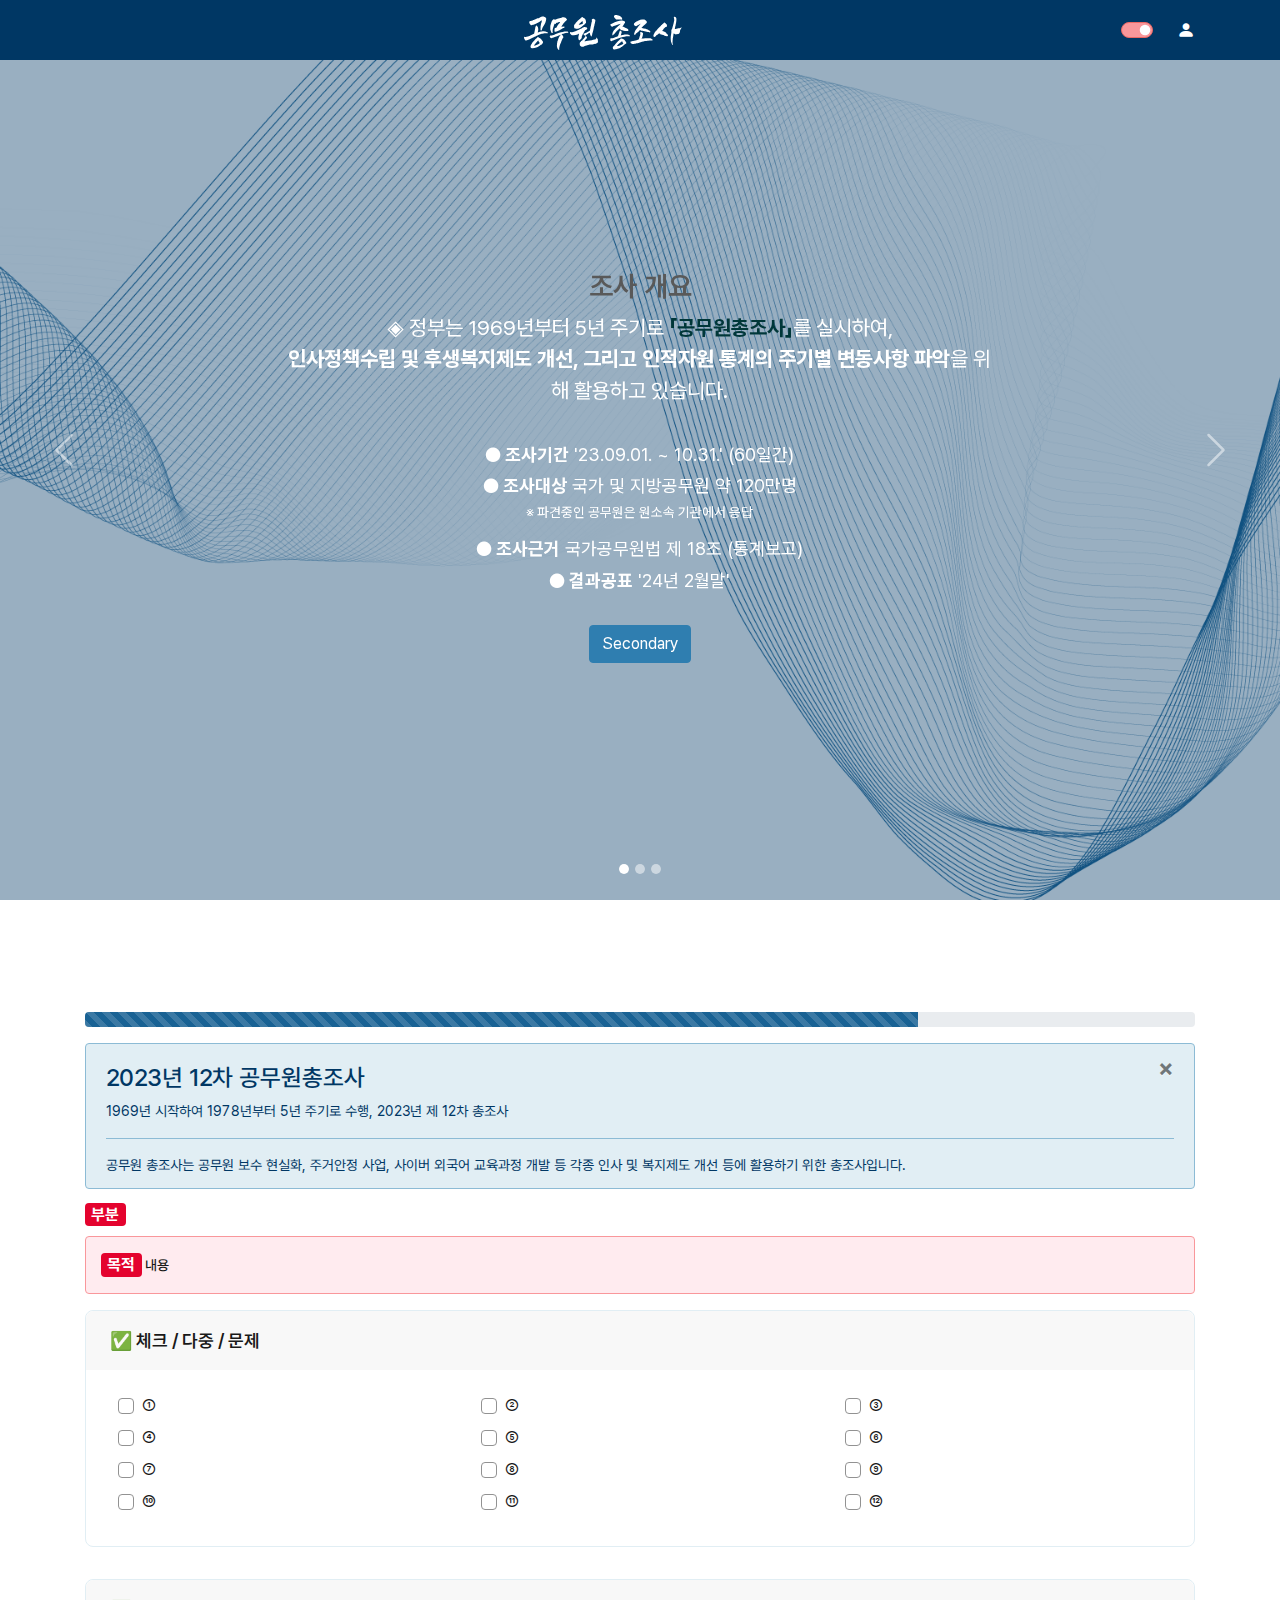
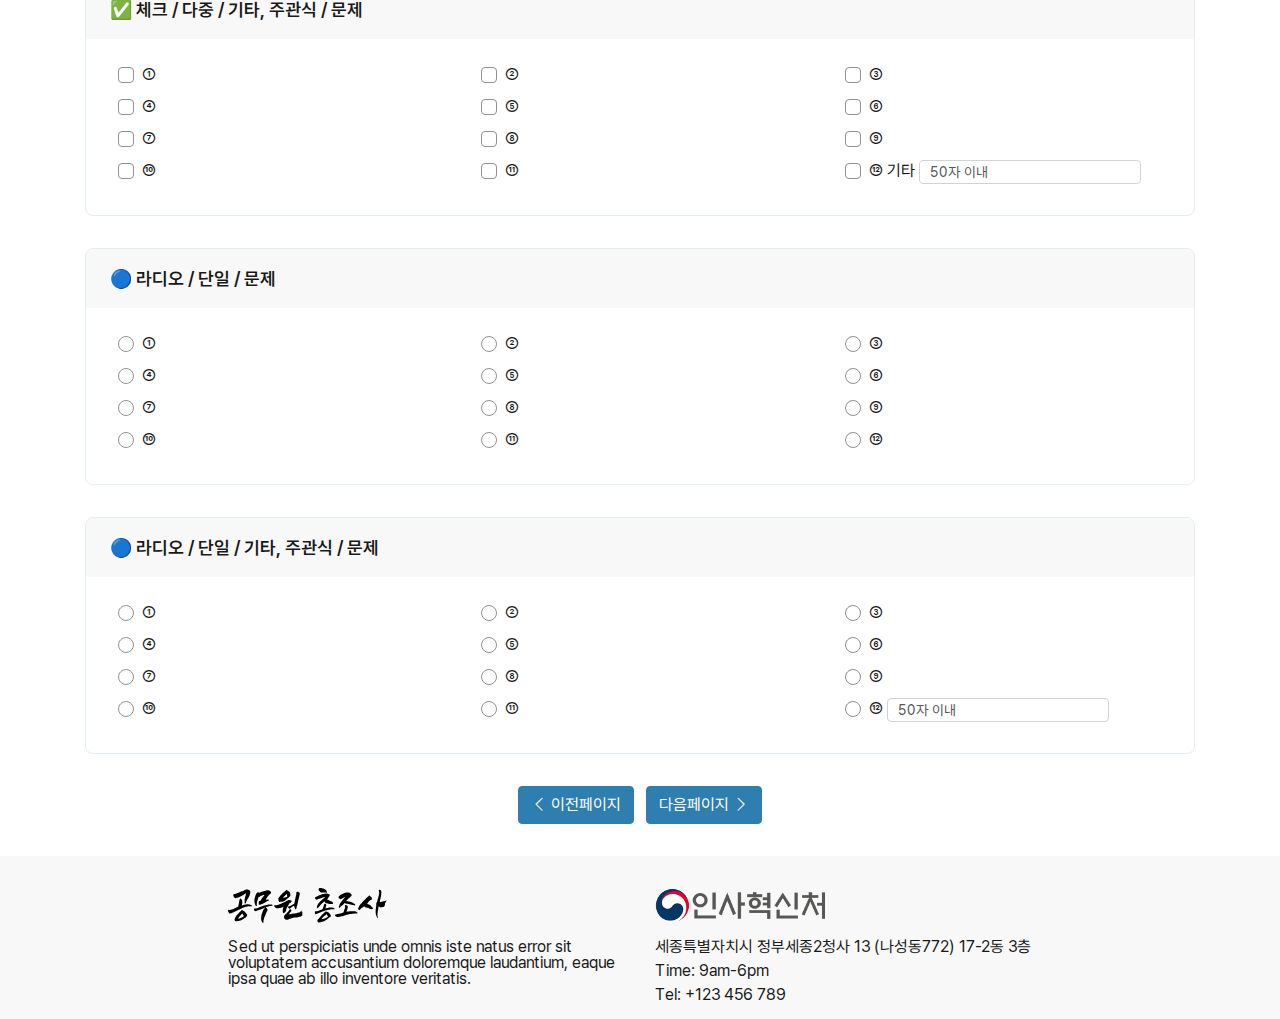
<file: index.html>
<!DOCTYPE html>
<html lang="ko">

<head>
  <meta charset="UTF-8" />
  <meta name="viewport" content="width=device-width, initial-scale=1, shrink-to-fit=no" />
  <meta http-equiv="x-ua-compatible" content="ie=edge" />
  <meta content="" name="description">
  <meta content="" name="keywords">
  <title> 공무원 총조사 </title>
  <!-- Favicons -->
  <link rel="icon" href="img/favicon.ico" type="image/x-icon" />
  <!-- Bootstrap CSS Files -->
  <link href="src/bootstrap/css/bootstrap.css" rel="stylesheet">
  <link href="src/bootstrap/css/bootstrap-icons.min.css" rel="stylesheet">
  <!-- Vendor CSS Files -->
  <link rel="stylesheet" as="style" crossorigin href="src/pretendard_variable/pretendardvariable.css" />
  <!-- Custom styles -->
  <link href="css/style.css" rel="stylesheet">
</head>

<body>
  <!-- ======= Header ======= -->
  <header class="fixed-top d-flex align-items-center">
    <nav class="container d-flex align-items-center">
      <div class="logo mx-auto">
        <img src="img/logo.svg" style="height: 35px" alt="공무원 총조사 로고" />
      </div>
      <!-- ======= 토클 / 아이콘 ======= -->
      <div class="navicon d-flex align-items-center">
        <div class="form-check form-switch mr-3" id="toggleSwitch">
          <label class="form-check-label" for="toggleSwitch"></label>
          <input class="form-check-input" type="checkbox" id="toggleSwitch" checked="" aria-label="..." />
        </div>
        <a href="login.html">
          <i class="bi bi-person-fill" style="font-size: 18px; color: #fff" alt="로그인"></i></a>
      </div>
    </nav>
  </header>
  <!-- End Header -->

  <!-- ======= hero / 카드 뉴스 ======= -->
  <section id="hero">
    <div id="carouselCaptions" class="carousel slide" data-ride="carousel">
      <ol class="carousel-indicators">
        <li data-target="#carouselCaptions" data-slide-to="0" class="active"></li>
        <li data-target="#carouselCaptions" data-slide-to="1"></li>
        <li data-target="#carouselCaptions" data-slide-to="2"></li>
      </ol>
      <div class="carousel-inner">
        <div class="carousel-item active" style="background-image: url(img/bg/blue.png)">
          <div class="carousel-caption d-none d-md-block">
          <h5>조사 개요</h5>
            <p>◈ 정부는 1969년부터 5년 주기로 <span style="color: #003739;"><b>「공무원총조사」</b></span>를 실시하여, <br>
              <b>인사정책수립 및 후생복지제도 개선, 그리고 인적자원 통계의 주기별 변동사항 파악</b>을 위해 활용하고 있습니다.<br>
              <br>
              <span style="font-size: 18px;">
              <b>● 조사기간</b> '23.09.01. ~ 10.31.' (60일간) <br>
              <b>● 조사대상</b> 국가 및 지방공무원 약 120만명 <br>
              <sup>※ 파견중인 공무원은 원소속 기관에서 응답 </sup><br>
              <b>● 조사근거</b> 국가공무원법 제 18조 (통계보고) <br>
              <b>● 결과공표</b> '24년 2월말' </span></p>
            <button type="button" class="btn btn-primary">Secondary</button>

          </div>
        </div>
        <div class="carousel-item" style="background-image: url(img/bg/red.png)">
          <div class="carousel-caption d-none d-md-block">
            <h5>조사 개요</h5>
            <p>◈ 정부는 1969년부터 5년 주기로 <span style="color: #003739;"><b>「공무원총조사」</b></span>를 실시하여, <br>
              <b>인사정책수립 및 후생복지제도 개선, 그리고 인적자원 통계의 주기별 변동사항 파악</b>을 위해 활용하고 있습니다.<br>
              <br>
              <span style="font-size: 18px;">
              <b>● 조사기간</b> '23.09.01. ~ 10.31.' (60일간) <br>
              <b>● 조사대상</b> 국가 및 지방공무원 약 120만명 <br>
              <sup>※ 파견중인 공무원은 원소속 기관에서 응답 </sup><br>
              <b>● 조사근거</b> 국가공무원법 제 18조 (통계보고) <br>
              <b>● 결과공표</b> '24년 2월말' </span></p>
            <button type="button" class="btn btn-secondary">Secondary</button>
          </div>
        </div>
        <div class="carousel-item" style="background-image: url(img/bg/gray.png)">
          <div class="carousel-caption d-none d-md-block">
            <h5>조사 개요</h5>
            <p>◈ 정부는 1969년부터 5년 주기로 <span style="color: #003739;"><b>「공무원총조사」</b></span>를 실시하여, <br>
              <b>인사정책수립 및 후생복지제도 개선, 그리고 인적자원 통계의 주기별 변동사항 파악</b>을 위해 활용하고 있습니다.<br>
              <br>
              <span style="font-size: 18px;">
              <b>● 조사기간</b> '23.09.01. ~ 10.31.' (60일간) <br>
              <b>● 조사대상</b> 국가 및 지방공무원 약 120만명 <br>
              <sup>※ 파견중인 공무원은 원소속 기관에서 응답 </sup><br>
              <b>● 조사근거</b> 국가공무원법 제 18조 (통계보고) <br>
              <b>● 결과공표</b> '24년 2월말' </span></p>
            <button type="button" class="btn btn-secondary">Secondary</button>
          </div>
        </div>
      </div>
      <button class="carousel-control-prev" type="button" data-target="#carouselCaptions" data-slide="prev">
        <span class="carousel-control-prev-icon" aria-hidden="true"></span>
        <span class="sr-only">Previous</span>
      </button>
      <button class="carousel-control-next" type="button" data-target="#carouselCaptions" data-slide="next">
        <span class="carousel-control-next-icon" aria-hidden="true"></span>
        <span class="sr-only">Next</span>
      </button>
    </div>
  </section>



  <!-- ======= Main ======= -->
  <section class="container">
    <section class="pt-8">
      <!-- =======진행 사항 ======= -->
      <div class="progress mt-5 mb-3" style="height: 15px">
        <div class="progress-bar progress-bar-striped progress-bar-animated" role="progressbar" aria-valuenow="75"
          aria-valuemin="0" aria-valuemax="100" style="width: 75%"></div>
      </div>
      <!-- ======= 상단 공지 ======= -->
      <div class="alert alert-primary" role="alert">
        <button type="button" class="close" data-dismiss="alert" aria-label="Close">
          <span aria-hidden="true">&times;</span>
        </button>
        <h4 class="alert-heading mt-2">2023년 12차 공무원총조사</h4>
        <p>
          1969년 시작하여 1978년부터 5년 주기로 수행, 2023년 제 12차 총조사
        </p>
        <hr />
        <p class="mb-0">
          공무원 총조사는 공무원 보수 현실화, 주거안정 사업, 
          사이버 외국어 교육과정 개발 등 각종 인사 및 복지제도 개선 등에 활용하기 위한 총조사입니다.
        </p>
      </div>
    </section>
  </section>

  <main>
    <!-- 설문 구분 / -->
    <section id="object" class="container pt-2">
      <div class="object-header mb-1">
        <span class="badge badge-object">
          부분
        </span>
      </div>
      <div class="object-body alert alert-object">
        <span class="badge badge-object">목적</span>
        내용
      </div>
    </section>

    <!-- 체크 / 다중 -->
    <section class="container pt-3">
      <section id="survay" class="form-group">
        <form>
          <div class="survay-header container" for="check">
            <span>
              ✅ 체크 / 다중 / 문제
            </span>
          </div>
          <div class="row survay-body p-4">
            <div class="form-check col-lg-4 col-md-6">
              <label class="form-check-label" for="check-1">
                ① 
              </label>
              <input class="form-check-input" type="checkbox" name="check" id="check-1" value="1" />
            </div>
            <div class="form-check col-lg-4 col-md-6">
              <label class="form-check-label" for="check-2">
                ② 
              </label>
              <input class="form-check-input" type="checkbox" name="check" id="check-2" value=" 2" />
            </div>
            <div class="form-check col-lg-4 col-md-6">
              <label class="form-check-label" for="check-3">
                ③ 
              </label>
              <input class="form-check-input" type="checkbox" name="check" id="check-3" value=" 3" />
            </div>
            <div class="form-check col-lg-4 col-md-6">
              <label class="form-check-label" for="check-4">
                ④ 
              </label>
              <input class="form-check-input" type="checkbox" name="check" id="check-4" value="4" />
            </div>
            <div class="form-check col-lg-4 col-md-6">
              <label class="form-check-label" for="check-5">
                ⑤ 
              </label>
              <input class="form-check-input" type="checkbox" name="check" id="check-5" value="5" />
            </div>
            <div class="form-check col-lg-4 col-md-6">
              <label class="form-check-label" for="check-6">
                ⑥ 
              </label>
              <input class="form-check-input" type="checkbox" name="check" id="check-6" value="6" />
            </div>
            <div class="form-check col-lg-4 col-md-6">
              <label class="form-check-label" for="check-7">
                ⑦ 
              </label>
              <input class="form-check-input" type="checkbox" name="check" id="check-7" value="7" />
            </div>
            <div class="form-check col-lg-4 col-md-6">
              <label class="form-check-label" for="check-8">
                ⑧ 
              </label>
              <input class="form-check-input" type="checkbox" name="check" id="check-8" value="8" />
            </div>
            <div class="form-check col-lg-4 col-md-6">
              <label class="form-check-label" for="check-9">
                ⑨ 
              </label>
              <input class="form-check-input" type="checkbox" name="check" id="check-9" value="9" />
            </div>
            <div class="form-check col-lg-4 col-md-6">
              <label class="form-check-label" for="check-10">
                ⑩ 
              </label>
              <input class="form-check-input" type="checkbox" name="check" id="check-10" value="10" />
            </div>
            <div class="form-check col-lg-4 col-md-6">
              <label class="form-check-label" for="check-11">
                ⑪ 
              </label>
              <input class="form-check-input" type="checkbox" name="check" id="check-11" value="11" />
            </div>
            <div class="form-check col-lg-4 col-md-6">
              <label class="form-check-label" for="check-12">
                ⑫ 
              </label>
              <input class="form-check-input" type="checkbox" name="check" id="check-12" value="12" />
            </div>
          </div>
        </form>
      </section>
    </section>

    <!-- 체크 / 다중 / 기타, 주관식 -->
    <section class="container pt-3">
      <section id="survay" class="form-group">
        <form>
        <div class="survay-header container" for="check">
          <span>
            ✅ 체크 / 다중 / 기타, 주관식 / 문제
          </span>
        </div>
        <div class="row survay-body p-4">
          <div class="form-check col-lg-4 col-md-6">
            <label class="form-check-label" for="check-1">
              ① 
            </label>
            <input class="form-check-input" type="checkbox" name="check" id="check-1" value="1" />
          </div>
          <div class="form-check col-lg-4 col-md-6">
            <label class="form-check-label" for="check-2">
              ② 
            </label>
            <input class="form-check-input" type="checkbox" name="check" id="check-2" value=" 2" />
          </div>
          <div class="form-check col-lg-4 col-md-6">
            <label class="form-check-label" for="check-3">
              ③ 
            </label>
            <input class="form-check-input" type="checkbox" name="check" id="check-3" value=" 3" />
          </div>
          <div class="form-check col-lg-4 col-md-6">
            <label class="form-check-label" for="check-4">
              ④ 
            </label>
            <input class="form-check-input" type="checkbox" name="check" id="check-4" value="4" />
          </div>
          <div class="form-check col-lg-4 col-md-6">
            <label class="form-check-label" for="check-5">
              ⑤ 
            </label>
            <input class="form-check-input" type="checkbox" name="check" id="check-5" value="5" />
          </div>
          <div class="form-check col-lg-4 col-md-6">
            <label class="form-check-label" for="check-6">
              ⑥ 
            </label>
            <input class="form-check-input" type="checkbox" name="check" id="check-6" value="6" />
          </div>
          <div class="form-check col-lg-4 col-md-6">
            <label class="form-check-label" for="check-7">
              ⑦ 
            </label>
            <input class="form-check-input" type="checkbox" name="check" id="check-7" value="7" />
          </div>
          <div class="form-check col-lg-4 col-md-6">
            <label class="form-check-label" for="check-8">
              ⑧ 
            </label>
            <input class="form-check-input" type="checkbox" name="check" id="check-8" value="8" />
          </div>
          <div class="form-check col-lg-4 col-md-6">
            <label class="form-check-label" for="check-9">
              ⑨ 
            </label>
            <input class="form-check-input" type="checkbox" name="check" id="check-9" value="9" />
          </div>
          <div class="form-check col-lg-4 col-md-6">
            <label class="form-check-label" for="check-10">
              ⑩ 
            </label>
            <input class="form-check-input" type="checkbox" name="check" id="check-10" value="10" />
          </div>
          <div class="form-check col-lg-4 col-md-6">
            <label class="form-check-label" for="check-11">
              ⑪ 
            </label>
            <input class="form-check-input" type="checkbox" name="check" id="check-11" value="11" />
          </div>
          <div class="form-check col-lg-4 col-md-6">
            <label class="form-check-label" for="check-12">
              ⑫ 기타
            </label>
            <input class="form-check-input" type="checkbox" name="check" id="check-12" value="12" />
            <input type="text" name="testdis" class="form-control col-8" placeholder="50자 이내">
          </div>
        </div>
        </form>
      </section>
    </section>

    <!-- 라디오 / 단일 -->
    <section class="container pt-3">
      <section id="survay" class="form-group">
        <form>
        <div class="survay-header container" for="radios">
          <span>
            🔵 라디오 / 단일 / 문제
          </span>
        </div>
        <div class="row survay-body p-4">
          <div class="form-check col-lg-4 col-md-6">
            <label class="form-check-label" for="radios-1">
              ① 
            </label>
            <input class="form-check-input" type="radio" name="radios" id="radios-1" value="1" />
          </div>
          <div class="form-check col-lg-4 col-md-6">
            <label class="form-check-label" for="radios-2">
              ② 
            </label>
            <input class="form-check-input" type="radio" name="radios" id="radios-2" value="2" />
          </div>
          <div class="form-check col-lg-4 col-md-6">
            <label class="form-check-label" for="radios-3">
              ③ 
            </label>
            <input class="form-check-input" type="radio" name="radios" id="radios-3" value="3" />
          </div>
          <div class="form-check col-lg-4 col-md-6">
            <label class="form-check-label" for="radios-4">
              ④ 
            </label>
            <input class="form-check-input" type="radio" name="radios" id="radios-4" value="4" />
          </div>
          <div class="form-check col-lg-4 col-md-6">
            <label class="form-check-label" for="radios-5">
              ⑤ 
            </label>
            <input class="form-check-input" type="radio" name="radios" id="radios-5" value="5" />
          </div>
          <div class="form-check col-lg-4 col-md-6">
            <label class="form-check-label" for="radios-6">
              ⑥ 
            </label>
            <input class="form-check-input" type="radio" name="radios" id="radios-6" value="6" />
          </div>
          <div class="form-check col-lg-4 col-md-6">
            <label class="form-check-label" for="radios-7">
              ⑦ 
            </label>
            <input class="form-check-input" type="radio" name="radios" id="radios-7" value="7" />
          </div>
          <div class="form-check col-lg-4 col-md-6">
            <label class="form-check-label" for="radios-8">
              ⑧ 
            </label>
            <input class="form-check-input" type="radio" name="radios" id="radios-8" value="8" />
          </div>
          <div class="form-check col-lg-4 col-md-6">
            <label class="form-check-label" for="radios-9">
              ⑨ 
            </label>
            <input class="form-check-input" type="radio" name="radios" id="radios-9" value="9" />
          </div>
          <div class="form-check col-lg-4 col-md-6">
            <label class="form-check-label" for="radios-10">
              ⑩ 
            </label>
            <input class="form-check-input" type="radio" name="radios" id="radios-10" value="10" />
          </div>
          <div class="form-check col-lg-4 col-md-6">
            <label class="form-check-label" for="radios-11">
              ⑪ 
            </label>
            <input class="form-check-input" type="radio" name="radios" id="radios-11" value="11" />
          </div>
          <div class="form-check col-lg-4 col-md-6">
            <label class="form-check-label" for="radios-12">
              ⑫ 
            </label>
            <input class="form-check-input" type="radio" name="radios" id="radios-12" value="12" />
          </div>
        </div>
        </form>
      </section>
    </section>

    <!-- 라디오 / 단일 / 기타, 주관식 -->
    <section class="container pt-3">
      <section id="survay" class="form-group">
        <form>
        <div class="survay-header container" for="radios">
          <span>
            🔵 라디오 / 단일 / 기타, 주관식 / 문제
          </span>
        </div>
        <div class="row survay-body p-4">
          <div class="form-check col-lg-4 col-md-6">
            <label class="form-check-label" for="radios-1">
              ① 
            </label>
            <input class="form-check-input" type="radio" name="radios" id="radios-1" value="1" />
          </div>
          <div class="form-check col-lg-4 col-md-6">
            <label class="form-check-label" for="radios-2">
              ② 
            </label>
            <input class="form-check-input" type="radio" name="radios" id="radios-2" value="2" />
          </div>
          <div class="form-check col-lg-4 col-md-6">
            <label class="form-check-label" for="radios-3">
              ③ 
            </label>
            <input class="form-check-input" type="radio" name="radios" id="radios-3" value="3" />
          </div>
          <div class="form-check col-lg-4 col-md-6">
            <label class="form-check-label" for="radios-4">
              ④ 
            </label>
            <input class="form-check-input" type="radio" name="radios" id="radios-4" value="4" />
          </div>
          <div class="form-check col-lg-4 col-md-6">
            <label class="form-check-label" for="radios-5">
              ⑤ 
            </label>
            <input class="form-check-input" type="radio" name="radios" id="radios-5" value="5" />
          </div>
          <div class="form-check col-lg-4 col-md-6">
            <label class="form-check-label" for="radios-6">
              ⑥ 
            </label>
            <input class="form-check-input" type="radio" name="radios" id="radios-6" value="6" />
          </div>
          <div class="form-check col-lg-4 col-md-6">
            <label class="form-check-label" for="radios-7">
              ⑦ 
            </label>
            <input class="form-check-input" type="radio" name="radios" id="radios-7" value="7" />
          </div>
          <div class="form-check col-lg-4 col-md-6">
            <label class="form-check-label" for="radios-8">
              ⑧ 
            </label>
            <input class="form-check-input" type="radio" name="radios" id="radios-8" value="8" />
          </div>
          <div class="form-check col-lg-4 col-md-6">
            <label class="form-check-label" for="radios-9">
              ⑨ 
            </label>
            <input class="form-check-input" type="radio" name="radios" id="radios-9" value="9" />
          </div>
          <div class="form-check col-lg-4 col-md-6">
            <label class="form-check-label" for="radios-10">
              ⑩ 
            </label>
            <input class="form-check-input" type="radio" name="radios" id="radios-10" value="10" />
          </div>
          <div class="form-check col-lg-4 col-md-6">
            <label class="form-check-label" for="radios-11">
              ⑪ 
            </label>
            <input class="form-check-input" type="radio" name="radios" id="radios-11" value="11" />
          </div>
          <div class="form-check col-lg-4 col-md-6">
            <label class="form-check-label" for="radios-12">
              ⑫ 
            </label>
            <input class="form-check-input" type="radio" name="radios" id="radios-12" value="12" />
            <input type="text" name="testdis" class="form-control col-8" placeholder="50자 이내">
            </label>
          </div>
        </div>
        </form>
      </section>
    </section>




    <!-- 하단 버튼 그룹-->
    <section class="container pt-3 mb-5">
      <section id="btn-page" class="d-flex justify-content-center">
        <div class="btn-page">
          <button type="button" class="btn btn-primary mr-2">
            <i class="bi bi-chevron-left"></i> 이전페이지
          </button>
          <button type="button" class="btn btn-primary">
            다음페이지 <i class="bi bi-chevron-right"></i>
          </button>
        </div>
      </section>
    </section>
  </main>




  <!-- ======= Footer ======= -->
  <footer class="pt-2 pb-2">
    <div class="container-fluid mt-3">
      <div class="row justify-content-md-center">
        <!-- ======= Footer / 좌측 ======= -->
        <div class="col-4">
          <div class="footer-content d-flex">
            <div class="footer-head">
              <div class="footer-logo1 mt-2 ">
                <img src="img/logo.svg" style="height: 35px" alt="공무원 총조사 로고" />
              </div>
              <div class="footer-contacts">
                <p class="mt-3">
                  Sed ut perspiciatis unde omnis iste natus error sit
                  voluptatem accusantium doloremque laudantium, eaque ipsa
                  quae ab illo inventore veritatis.
                </p>
              </div>
            </div>
          </div>
        </div>
        <!-- ======= Footer / 우측 ======= -->
        <div class="col-4">
          <div class="footer-content d-flex">
            <div class="footer-head">
              <div class="footer-logo2 mt-2">
                <img src="img/mpm_logo.png" style="height: 35px" alt="공무원 총조사 로고" />
                <div class="footer-contacts mt-3">
                  <p class="mb-2">
                    세종특별자치시 정부세종2청사 13 (나성동772) 17-2동 3층
                  </p>
                  <p class="mb-2"><span>Time:</span> 9am-6pm</p>
                  <p class="mb-2"><span>Tel:</span> +123 456 789</p>
                </div>
              </div>
            </div>
          </div>
        </div>
      </div>
  </footer>

  <a href="#" class="back-to-top d-flex align-items-center justify-content-center">
    <i class="bi bi-arrow-up-short"></i></a>
  <!-- Bootstrap JS Files -->
  <script type="text/javascript" src="js/jquery-3.5.1.slim.min.js"></script>
  <script type="text/javascript" src="src/bootstrap/js/bootstrap.bundle.js"></script>
  <!-- Vendor CSS Files -->
  <script type="text/javascript" src="src/toast-ui.grid/tui-grid.js"></script>
  <!-- Custom scripts -->
  <script type="text/javascript" src="js/main.js"></script>
</body>

</html>
</file>
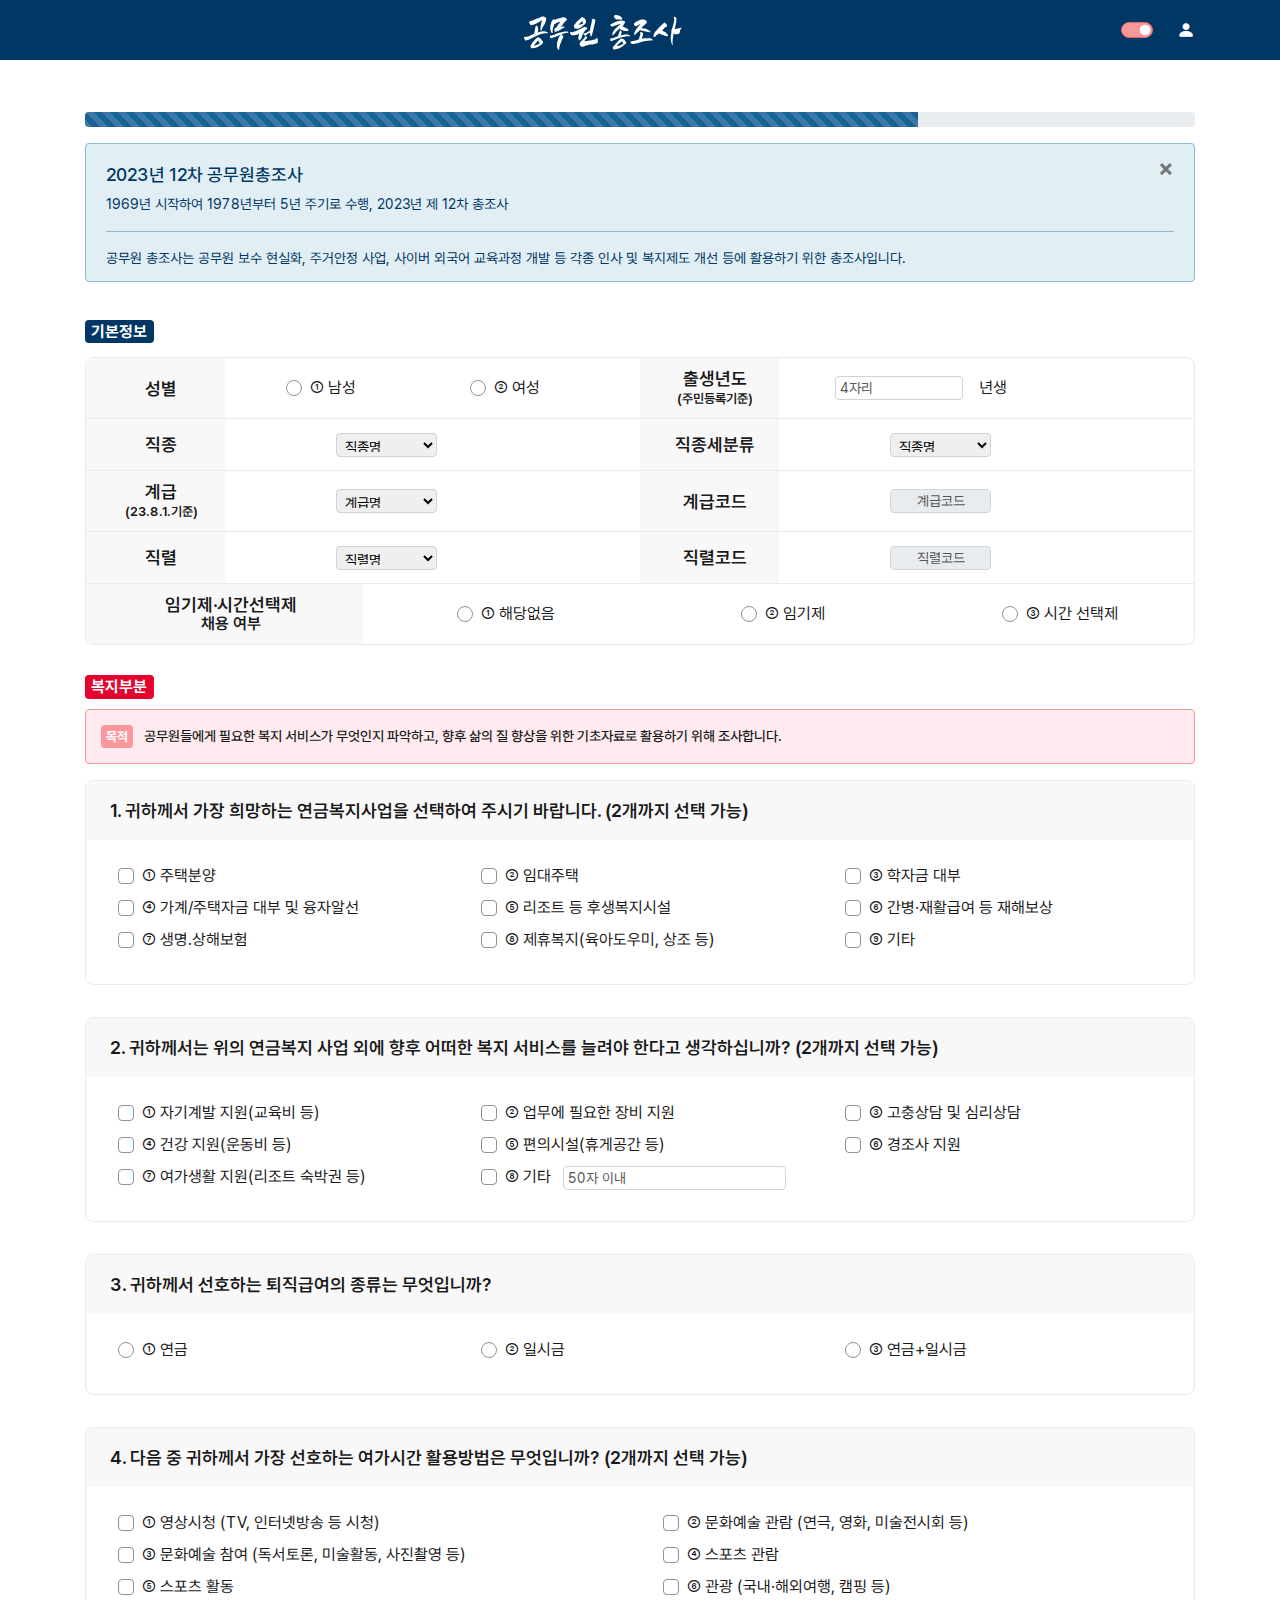
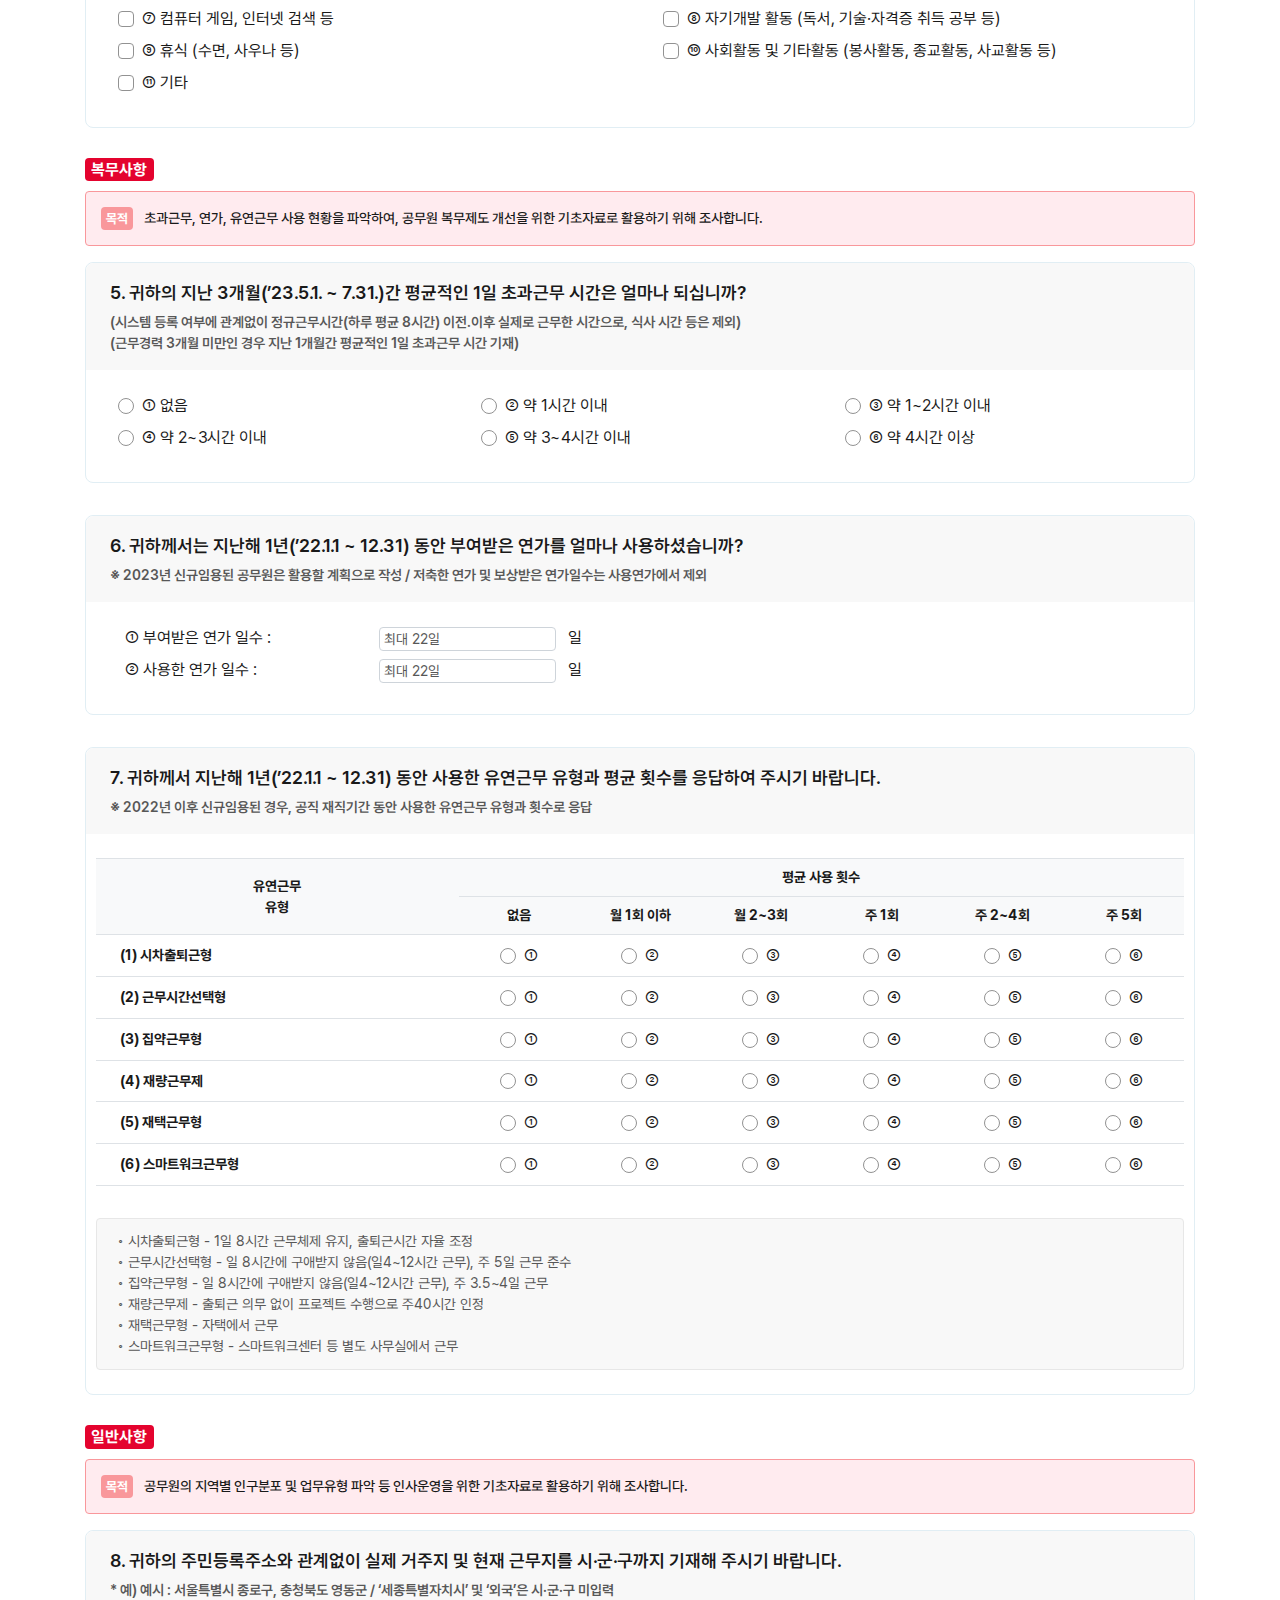
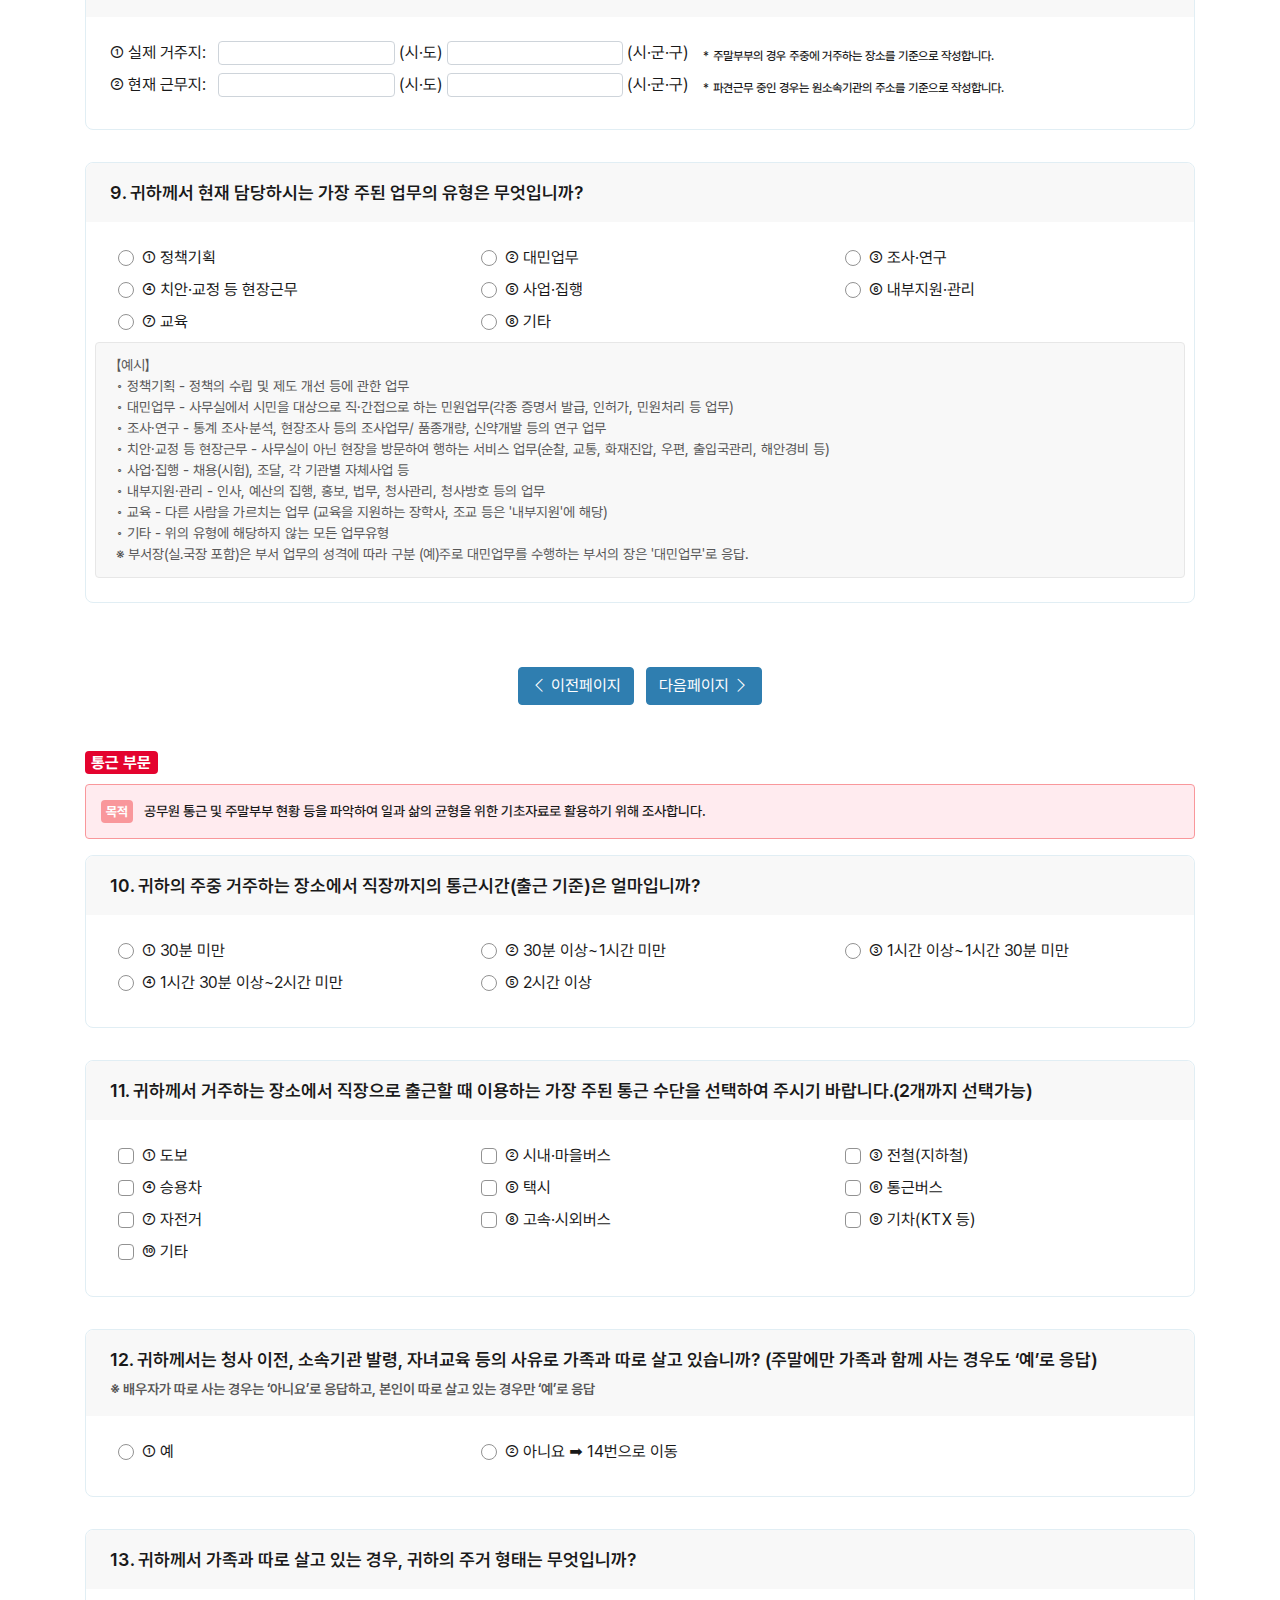
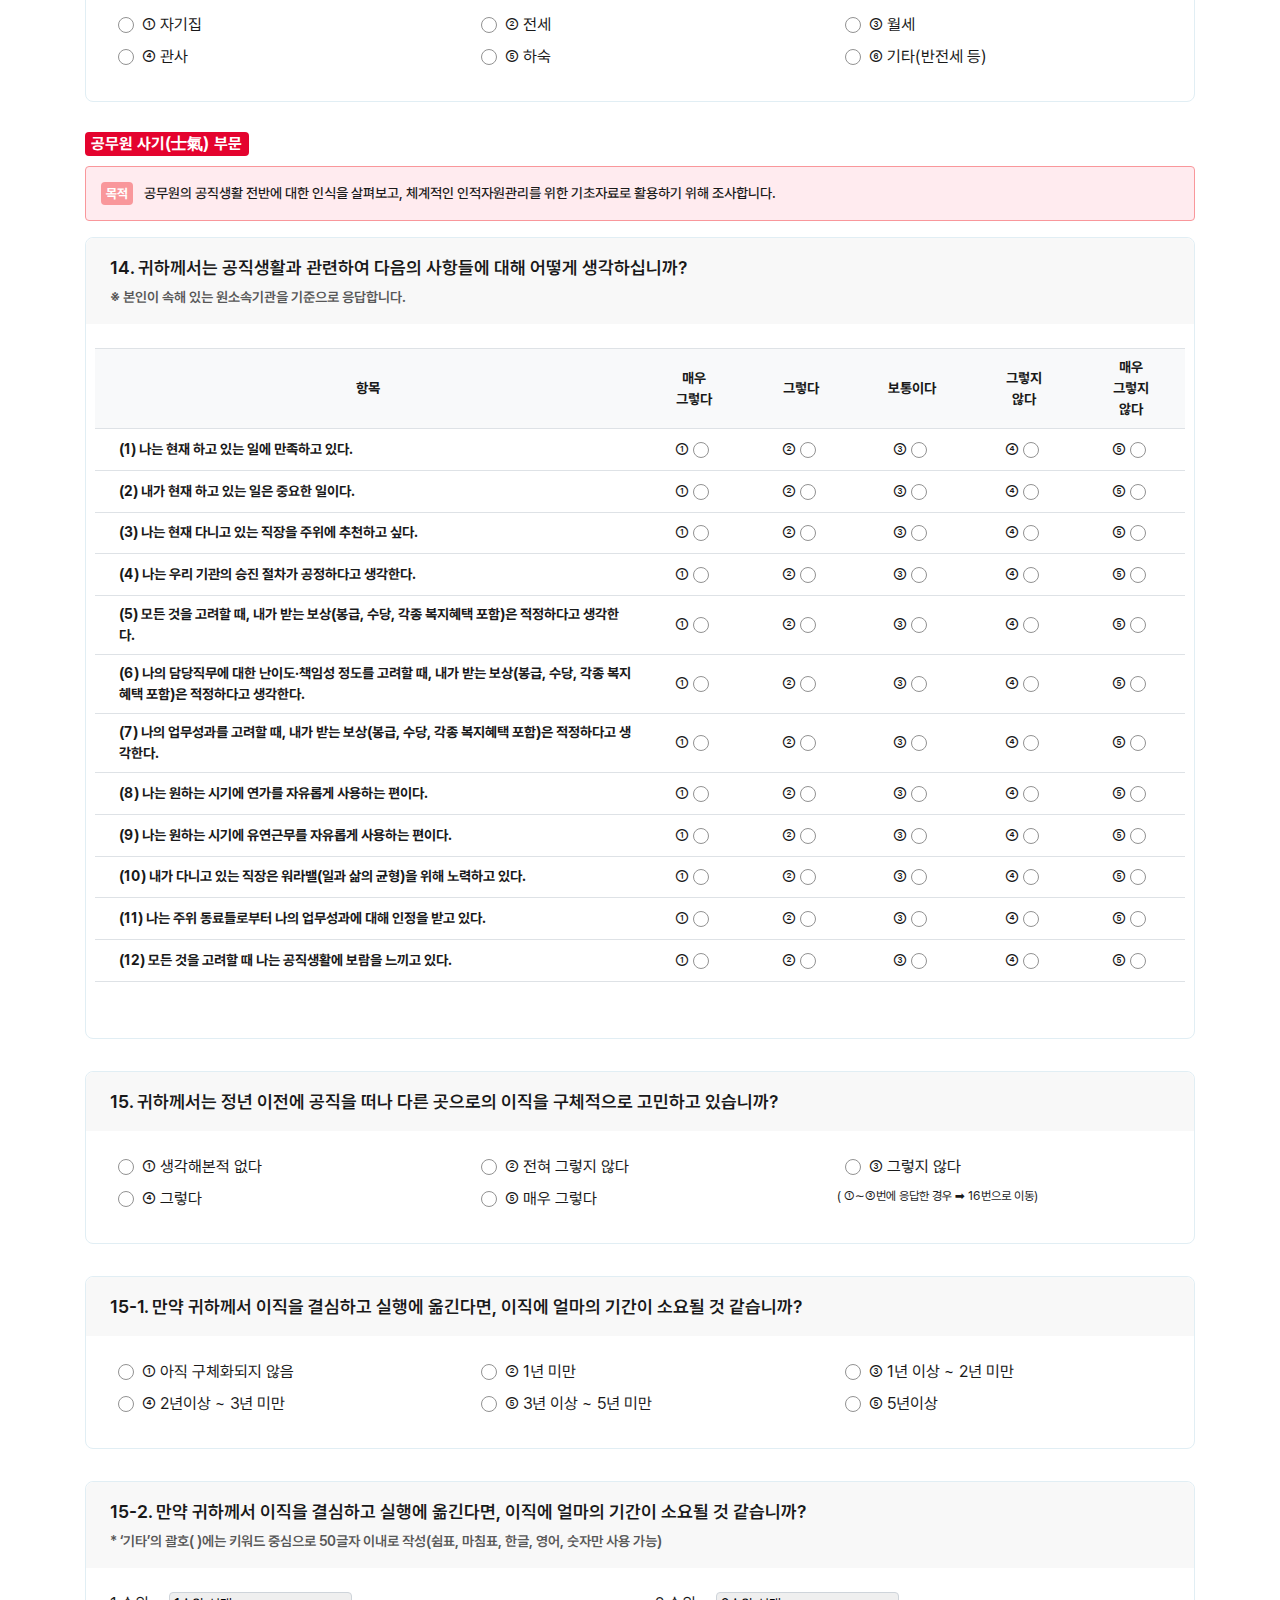
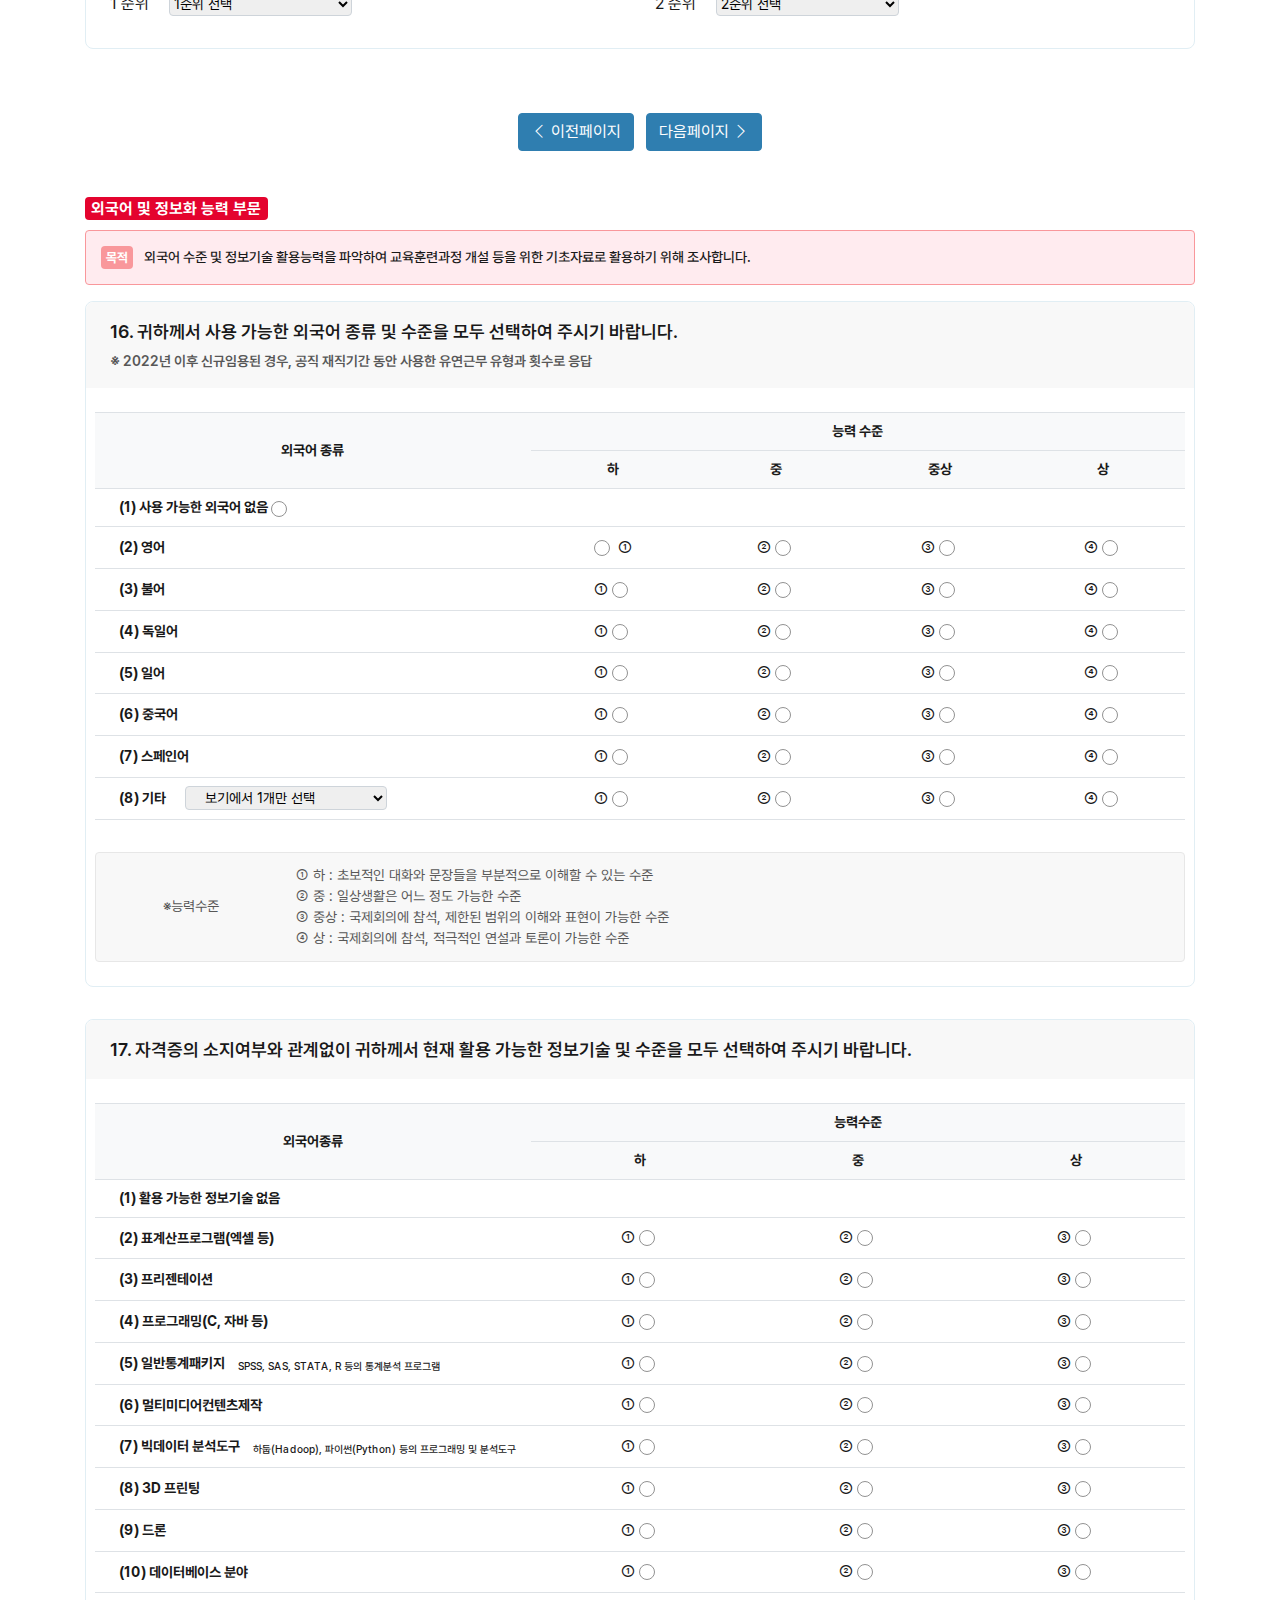
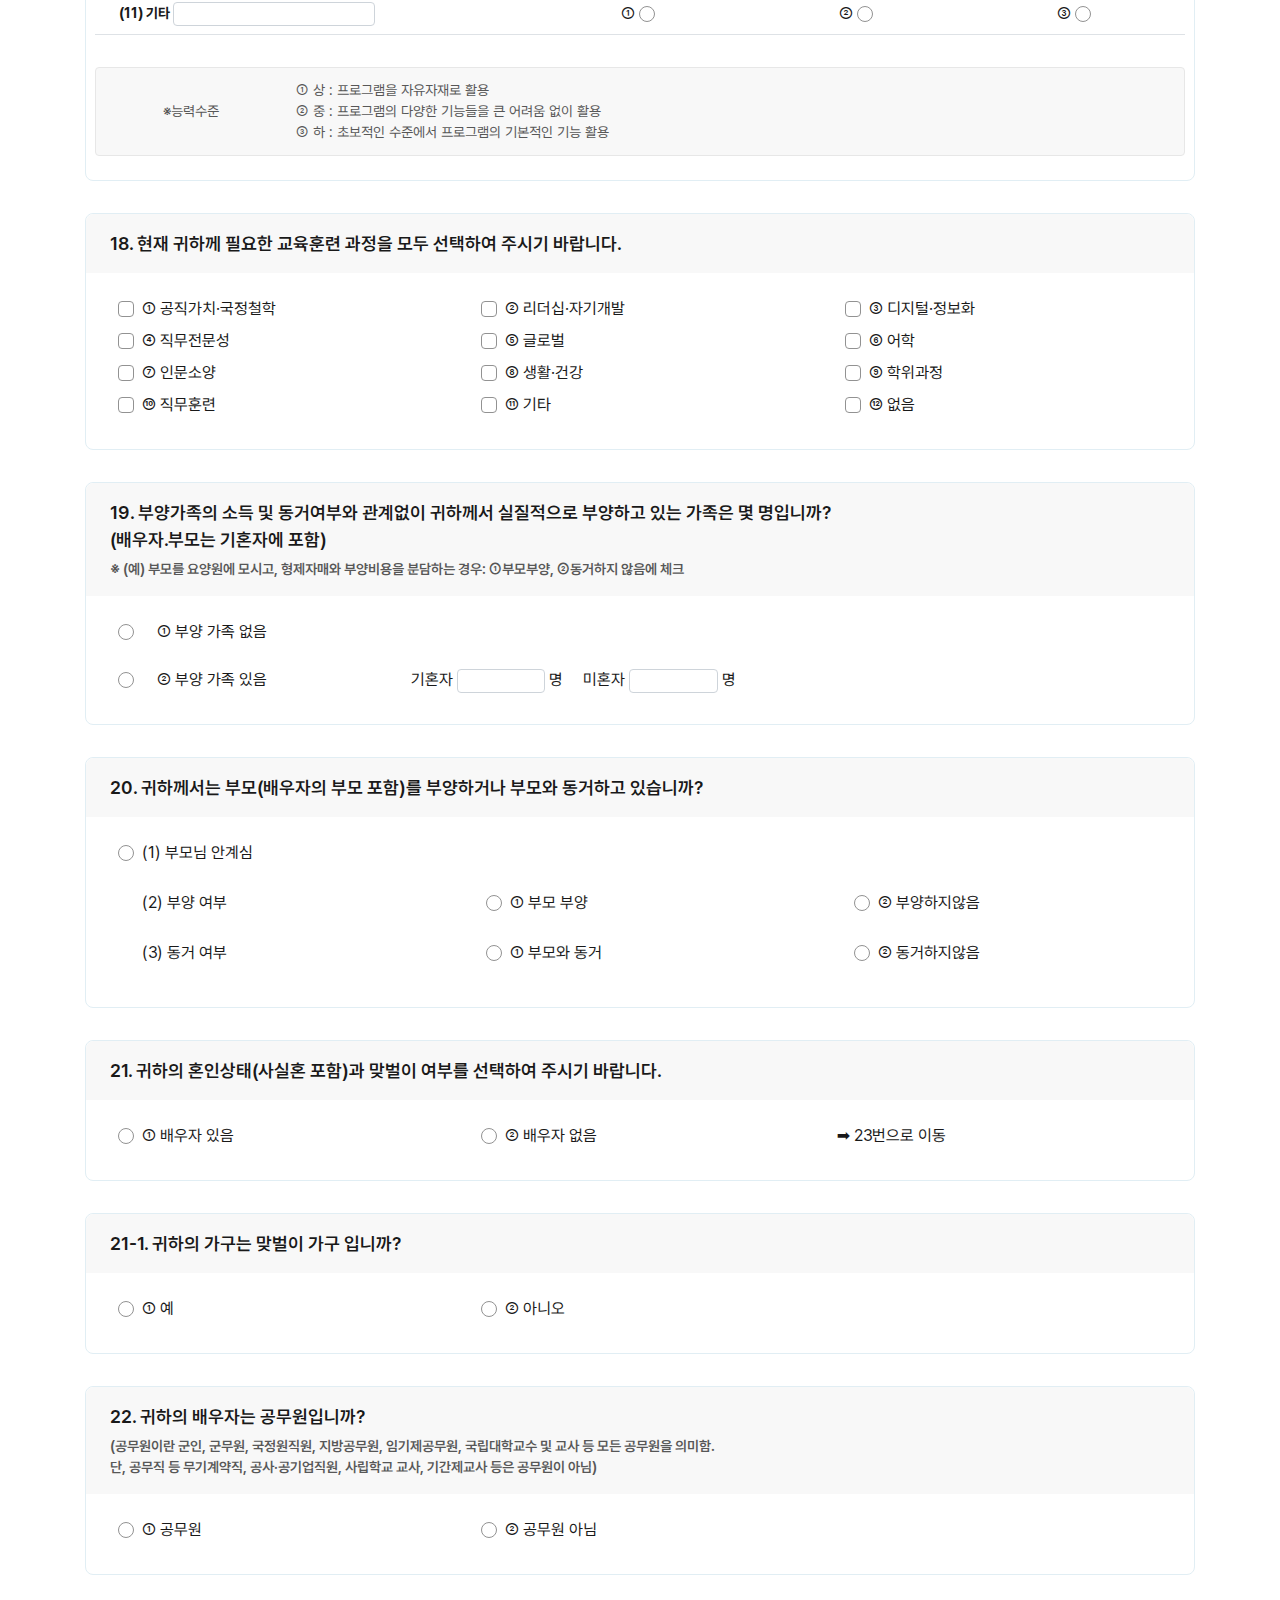
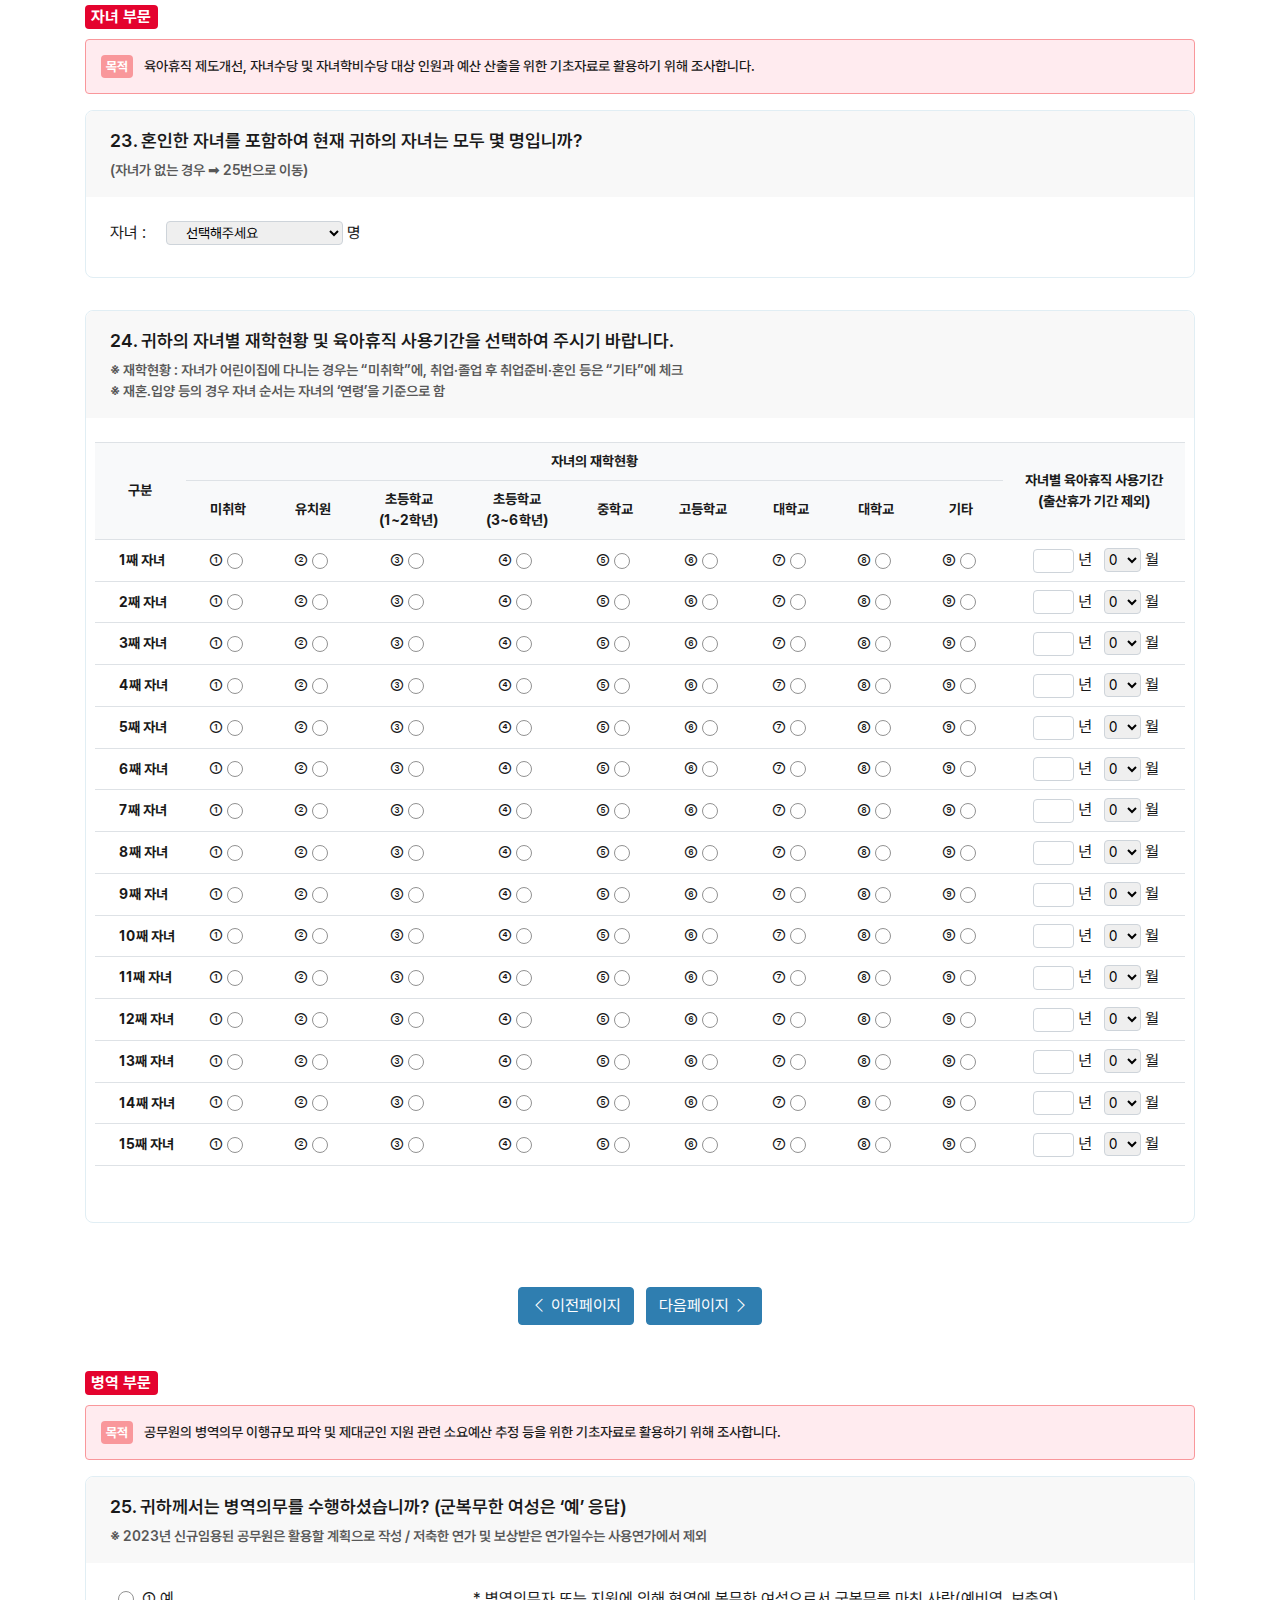
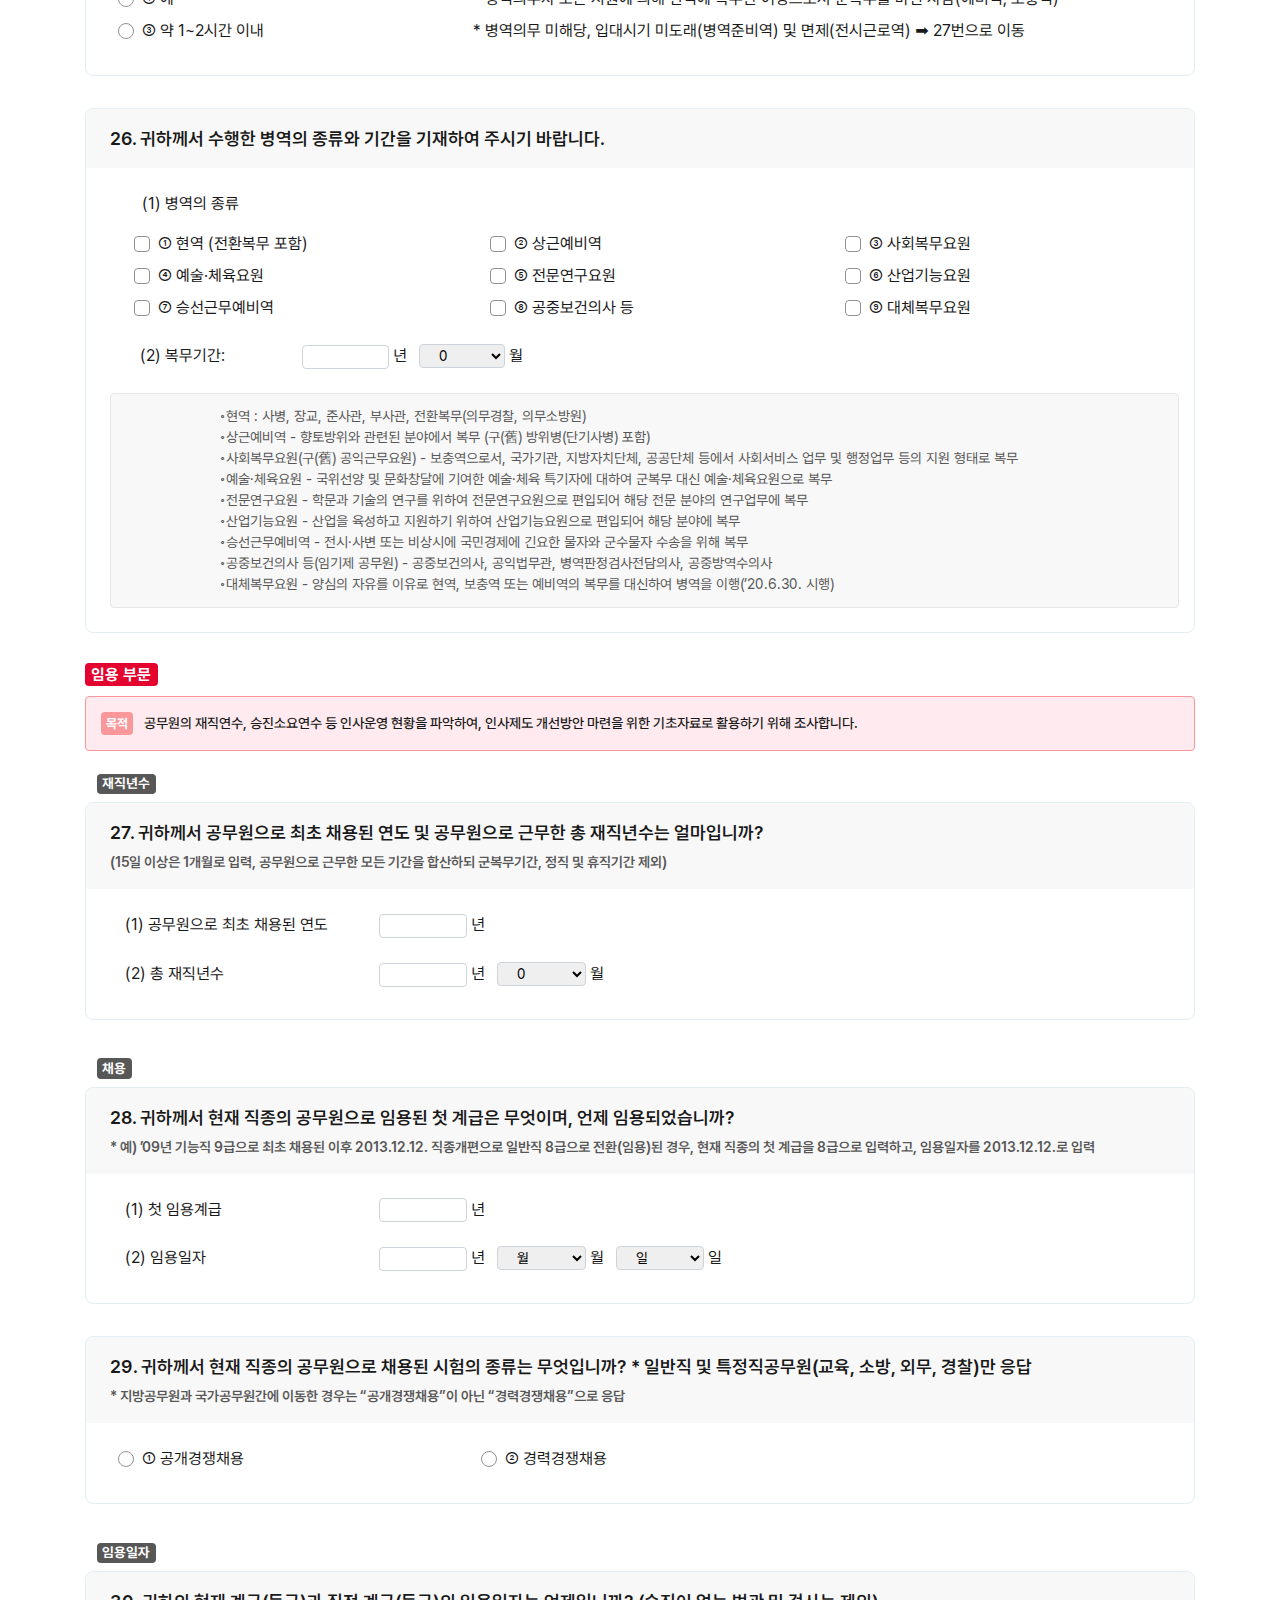
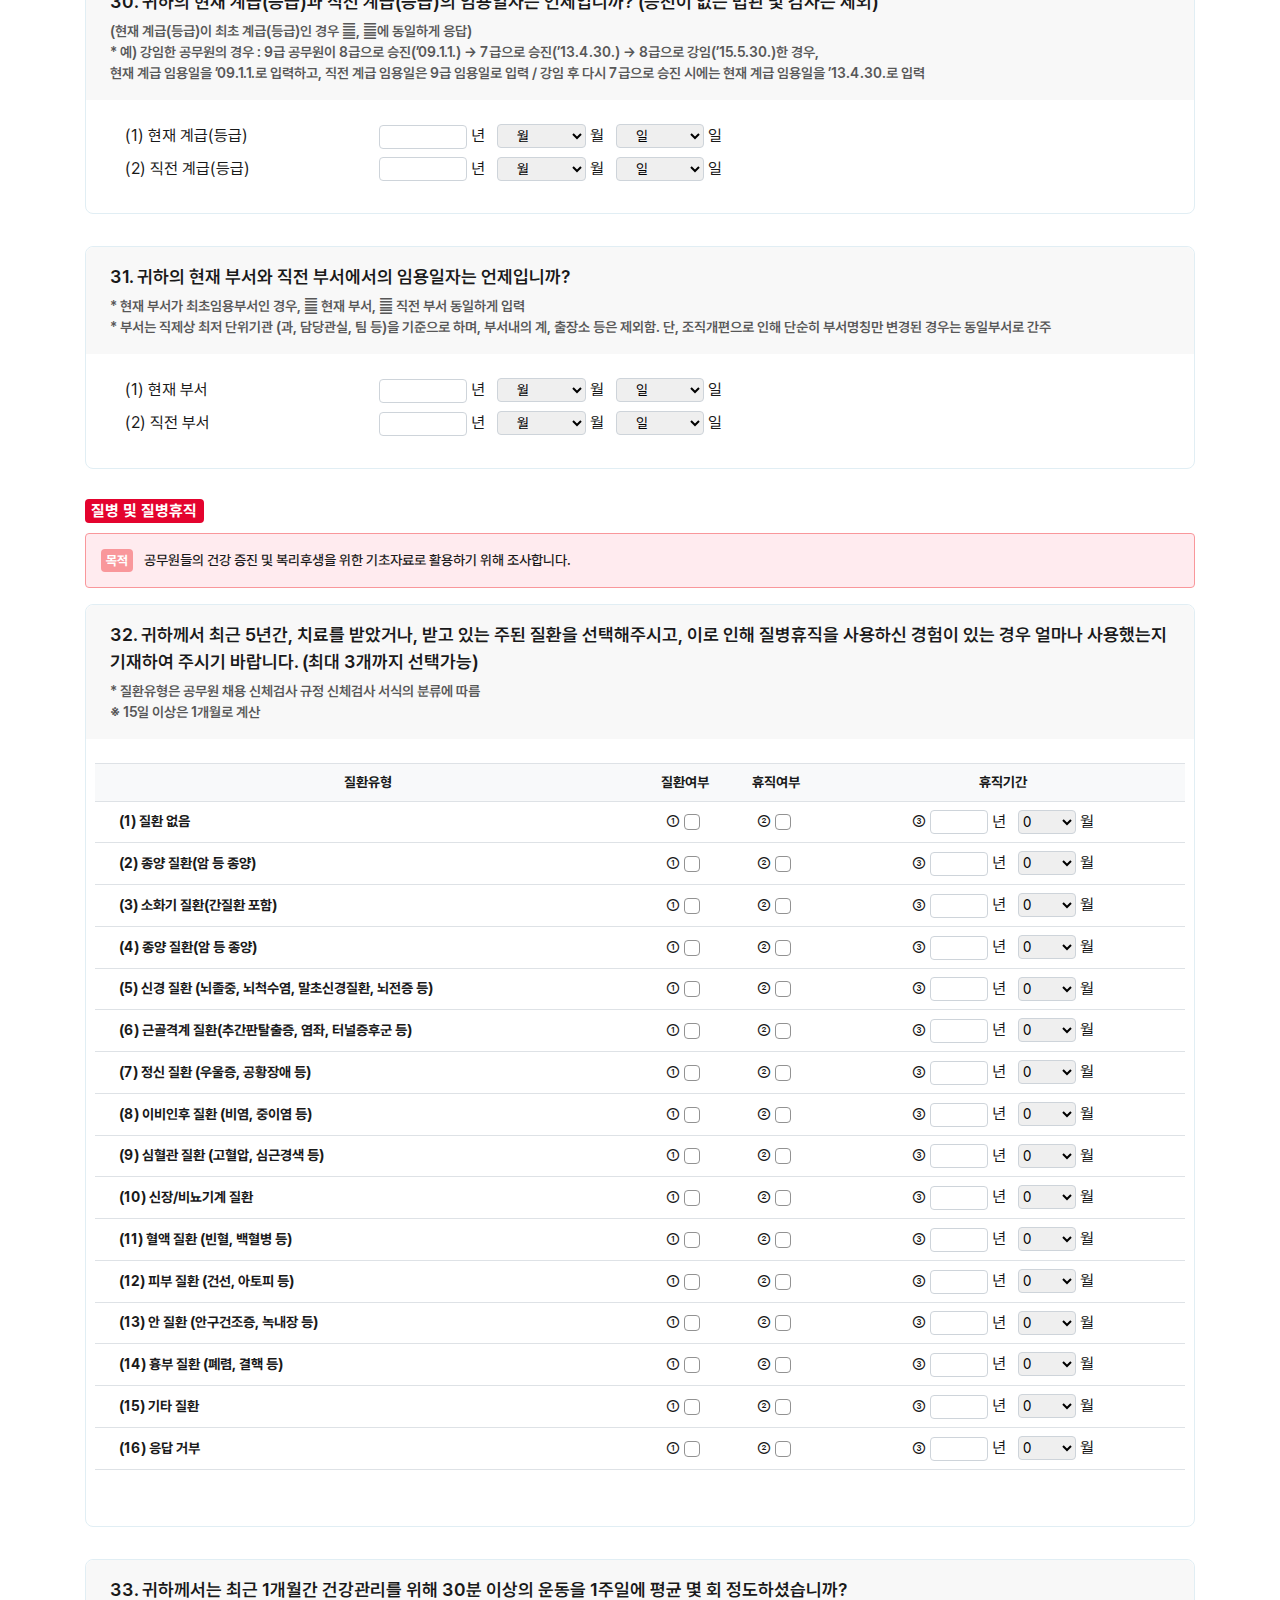
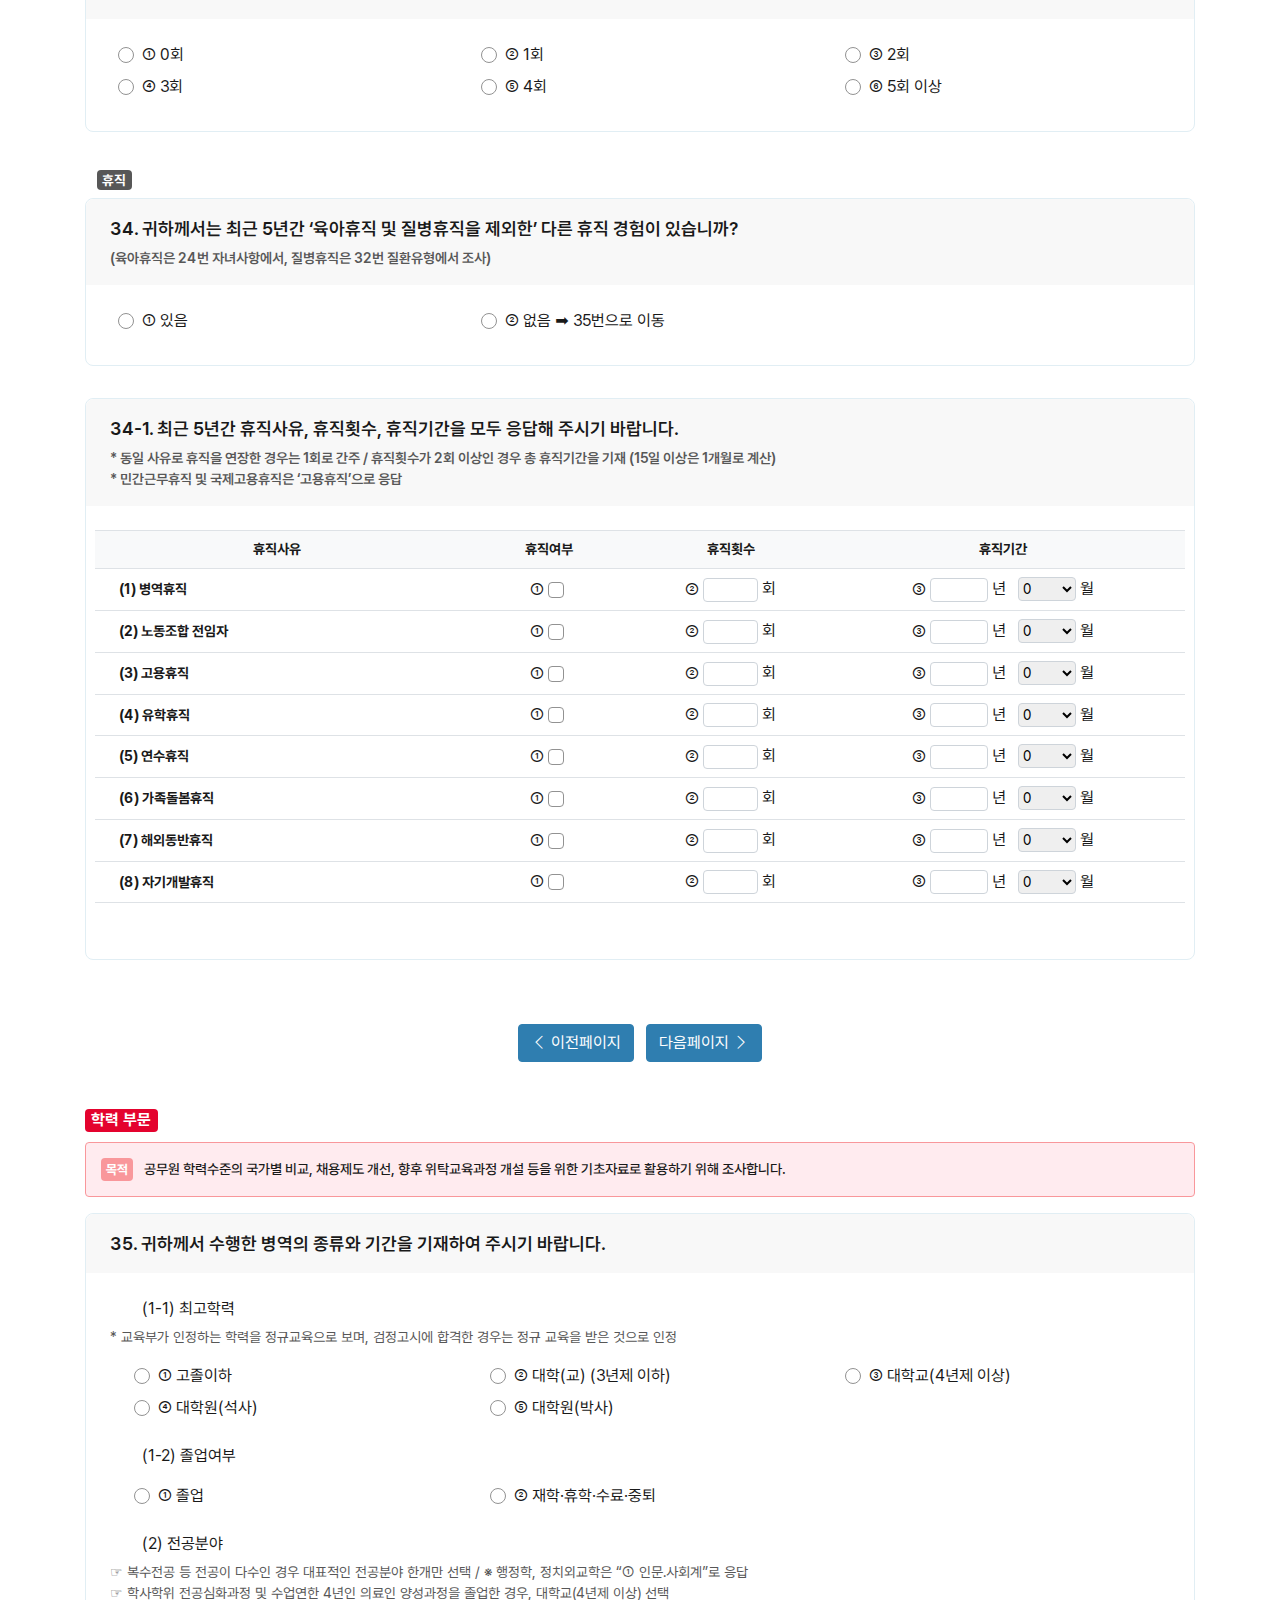
<file: ans.html>
<!DOCTYPE html>
<html lang="ko">

<head>
  <meta charset="UTF-8" />
  <meta name="viewport" content="width=device-width, initial-scale=1, shrink-to-fit=no" />
  <meta http-equiv="x-ua-compatible" content="ie=edge" />
  <meta content="" name="description">
  <meta content="" name="keywords">
  <title> 공무원 총조사 </title>
  <!-- Favicons -->
  <link rel="icon" href="img/favicon.ico" type="image/x-icon" />
  <!-- Bootstrap CSS Files -->
  <link href="src/bootstrap/css/bootstrap.css" rel="stylesheet">
  <link href="src/bootstrap/css/bootstrap-icons.min.css" rel="stylesheet">
  <!-- Vendor CSS Files -->
  <link rel="stylesheet" as="style" crossorigin href="src/pretendard_variable/pretendardvariable.css" />
  <!-- Custom styles -->
  <link href="css/style.css" rel="stylesheet">
</head>

<body>
  <!-- ======= Header ======= -->
  <header class="fixed-top d-flex align-items-center">
    <nav class="container d-flex align-items-center">
      <div class="logo mx-auto">
        <img src="img/logo.svg" style="height: 35px" alt="공무원 총조사 로고" />
      </div>
      <!-- ======= 토클 / 아이콘 ======= -->
      <div class="navicon d-flex align-items-center">
        <div class="form-check form-switch mr-3" id="toggleSwitch">
          <label class="form-check-label" for="toggleSwitch"></label>
          <input class="form-check-input" type="checkbox" id="toggleSwitch" checked="" aria-label="..." />
        </div>
        <a href="login.html">
          <i class="bi bi-person-fill" style="font-size: 18px; color: #fff" alt="로그인"></i></a>
      </div>
    </nav>
  </header>
  <!-- End Header -->

  <!-- ======= Main ======= -->

  <section class="container">
    <section class="pt-8">
      <!-- =======진행 사항 ======= -->
      <div class="progress mt-5 mb-3" style="height: 15px">
        <div class="progress-bar progress-bar-striped progress-bar-animated" role="progressbar" aria-valuenow="75"
          aria-valuemin="0" aria-valuemax="100" style="width: 75%"></div>
      </div>
      <!-- ======= 상단 공지 ======= -->
      <div class="alert alert-primary" role="alert">
        <button type="button" class="close" data-dismiss="alert" aria-label="Close">
          <span aria-hidden="true">&times;</span>
        </button>
        <h5 class="alert-heading mt-2">2023년 12차 공무원총조사</h4>
          <p>
            1969년 시작하여 1978년부터 5년 주기로 수행, 2023년 제 12차 총조사
          </p>
          <hr />
          <p class="mb-0">
            공무원 총조사는 공무원 보수 현실화, 주거안정 사업,
            사이버 외국어 교육과정 개발 등 각종 인사 및 복지제도 개선 등에 활용하기 위한 총조사입니다.
          </p>
      </div>
    </section>
  </section>
  
  <!-- ======= Main ======= -->
  <main>
<!-- ======= 기본정보 ======= -->
    <section id="object" class="container pt-5">
      <div class="object-header mb-1">
        <span class="badge badge-primary">기본정보</span>
      </div>
    </section>

    <section id="direct" class="container pt-2">
      <section class="form-group">
        <!-- ======= 기본정보 ======= -->
        <div class="row m-0 border-bottom border-survay">
          <form name="ANS_CN_BASICS_1" class="col-lg-6 d-inline-flex p-0">
            <div class="col-4 col-sm-3 direct-header">성별</div>
            <div class="col-4 form-check direct-body">
              <input class="form-check-input" type="radio" name="ANS_CN_BASICS_1" id="ans-b-1-1" value="1" />
              <label class="form-check-label" for="ans-b-1-1">① 남성 </label>
            </div>
            <div class="col-4 form-check direct-body">
              <input class="form-check-input" type="radio" name="ANS_CN_BASICS_1" id="ans-b-1-2" value="2" />
              <label class="form-check-label" for="ans-b-1-2">② 여성</label>
            </div>
          </form>
          <form name="ANS_CN_BASICS_1" class="col-lg-6 d-inline-flex p-0">
            <div class="col-4 col-sm-3 direct-header">
              <p style="line-height: 1;">출생년도<br>
                <span style="font-size: small;">(주민등록기준)</span>
              </p>
            </div>
            <div class="col-6 form-check direct-body">
              <input class="form-control ml-2 pl-1 col-6" type="text" name="ANS_CN_BASICS_2" min="4" max="4"
                placeholder="4자리">
              <label class="form-check-label ml-3" for="ans-b-2">년생</label>
            </div>
          </form>
        </div>
        <!-- ======= 직종 정보 ======= -->
        <div class="row m-0 border-bottom border-survay">
          <form name="ANS_CN_BASICS_3" class="col-lg-6 d-inline-flex p-0">
            <div class="col-4 col-sm-3 direct-header">직종</div>
            <div class="col-7 form-check direct-body">
              <select name="ANS_CN_BASICS_3" id="ans-b-3" class="col-4 p-1">
                <option value="select">직종명</option>
                <option value="1">일반직</option>
                <option value="2">특정직</option>
                <option value="3">별정직</option>
              </select>
            </div>
          </form>
          <form name="ANS_CN_BASICS_8" class="col-lg-6 d-inline-flex p-0">
            <div class="col-4 col-sm-3 direct-header">직종세분류</div>
            <div class="col-7 form-check direct-body">
              <select name="ANS_CN_BASICS_8" id="ans-b-3" class="col-4 p-1">
                <option value="select">직종명</option>
                <option value="1">1급내지9급</option>
                <option value="2">연구직</option>
                <option value="3">전문경력관</option>
                <option value="4">전문임기제</option>
                <option value="5">한시임기제</option>
                <option value="6">기타특정직</option>
                <option value="7">법관</option>
                <option value="8">별정</option>
              </select>
            </div>
          </form>
        </div>
        <!-- ======= 계급 정보 ======= -->
        <div class="row m-0 m-0 border-bottom border-survay">
          <form name="ANS_CN_BASICS_5" class="col-lg-6 d-inline-flex p-0">
            <div class="col-4 col-sm-3 direct-header">
              <p style="line-height: 1;">계급<br>
                <span style="font-size: small;">(23.8.1.기준)</span>
              </p>
            </div>
            <div class="col-7 form-check direct-body">
              <select name="ANS_CN_BASICS_5" id="ans-b-5" class="col-4 p-1">
                <option value="select">계급명</option>
                <option value="1">1급</option>
                <option value="2">2급</option>
                <option value="3">3급</option>
                <option value="4">4급</option>
                <option value="5">5급</option>
                <option value="6">6급</option>
                <option value="7">7급</option>
                <option value="8">8급</option>
                <option value="9">9급</option>
              </select>
            </div>
          </form>
          <form name="ANS_CN_BASICS_4" class="col-lg-6 d-inline-flex p-0">
            <div class="col-4 col-sm-3 direct-header">계급코드</div>
            <div class="col-7 form-check direct-body">
              <input class="form-control col-4 p-2 text-center" type="text" name="ANS_CN_BASICS_4" placeholder="계급코드"
                disabled>
            </div>
          </form>
        </div>
        <!-- ======= 직렬 정보 ======= -->
        <div class="row m-0 border-bottom border-survay">
          <form name="ANS_CN_BASICS_7" class="col-lg-6 d-inline-flex p-0">
            <div class="col-4 col-sm-3 direct-header">직렬</div>
            <div class="col-7 form-check direct-body">
              <select name="ANS_CN_BASICS_7" id="ans-b-3" class="col-4 p-1">
                <option value="select">직렬명</option>
                <optgroup label="국회">
                  <option value="1">건축</option>
                  <option value="2">건축운영</option>
                  <option value="3">경위</option>
                  <option value="4">기록관리연구</option>
                  <option value="5">예산정책연구</option>
                  <option value="6">입법조사연구</option>
                </optgroup>
                <optgroup label="법원">
                  <option value="7">기록관리연구</option>
                  <option value="8">법원경위</option>
                  <option value="9">법원사무</option>
                  <option value="10">등기사무</option>
                </optgroup>
                <optgroup label="헌법재판소">
                  <option value="11">검찰</option>
                  <option value="12">관리</option>
                  <option value="13">법정경위</option>
                  <option value="14">기록연구</option>
                </optgroup>
              </select>
            </div>
          </form>
          <form name="ANS_CN_BASICS_6" class="col-lg-6 d-inline-flex p-0">
            <div class="col-4 col-sm-3 direct-header">직렬코드</div>
            <div class="col-7 form-check direct-body">
              <input class="form-control col-4 px-2 text-center" type="text" name="ANS_CN_BASICS_6" placeholder="직렬코드"
                disabled>
            </div>
          </form>
        </div>

        <!-- ======= 채용 정보 ======= -->
        <div class="row m-0">
          <form name="ANS_CN_BASICS_13" class="col-lg-12 d-inline-flex p-0">
            <div class="col-2 col-sm-3 direct-header">
              <p style="line-height: 1;">임기제·시간선택제<br>
                <span style="font-size: medium;">채용 여부</span>
              </p>
            </div>
            <div class="col-3 col-sm-3 form-check direct-body">
              <input class="form-check-input" type="radio" name="ANS_CN_BASICS_13" id="ans-b-5-1" value="1" />
              <label class="form-check-label" for="ans-b-5-1">① 해당없음</label>
            </div>
            <div class="col-3 col-sm-3 form-check direct-body">
              <input class="form-check-input" type="radio" name="ANS_CN_BASICS_13" id="ans-b-5-2" value="2" />
              <label class="form-check-label" for="ans-b-5-2">② 임기제</label>
            </div>
            <div class="col-3 col-sm-3 form-check direct-body">
              <input class="form-check-input" type="radio" name="ANS_CN_BASICS_13" id="ans-b-5-3" value="3" />
              <label class="form-check-label" for="ans-b-5-3">③ 시간 선택제</label>
            </div>
            <span class=""></span>
          </form>
        </div>

      </section>
    </section>


    <!-- ■ 복지 ■  -->
    <section id="object" class="container pt-2">
      <div class="object-header mb-1">
        <span class="badge badge-object">복지부분</span>
      </div>
      <div class="object-body alert alert-object">
        <span class="badge badge-object-sm">목적</span>
        공무원들에게 필요한 복지 서비스가 무엇인지 파악하고,
        향후 삶의 질 향상을 위한 기초자료로 활용하기 위해 조사합니다.
      </div>
    </section>

    <!-- ANS_CN_1 -->
    <section id="survay" class="container pt-3">
      <section class="form-group">
        <div class="survay-header">
          <span>
            1. 귀하께서 가장 희망하는 연금복지사업을 선택하여 주시기 바랍니다. (2개까지 선택 가능)
          </span>
        </div>
        <form name="ANS_CN_1">
          <div class="row survay-body p-4">
            <div class="form-check col-lg-4 col-md-6">
              <input class="form-check-input" type="checkbox" name="ANS_CN_1" id="ans-1-1" value="1" />
              <label class="form-check-label" for="ans-1-1">
                ① 주택분양
              </label>
            </div>
            <div class="form-check col-lg-4 col-md-6">
              <input class="form-check-input" type="checkbox" name="ANS_CN_1" id="ans-1-2" value="2" />
              <label class="form-check-label" for="ans-1-2">
                ② 임대주택
              </label>
            </div>
            <div class="form-check col-lg-4 col-md-6">
              <input class="form-check-input" type="checkbox" name="ANS_CN_1" id="ans-1-3" value="3" />
              <label class="form-check-label" for="ans-1-3">
                ③ 학자금 대부
              </label>
            </div>
            <div class="form-check col-lg-4 col-md-6">
              <input class="form-check-input" type="checkbox" name="ANS_CN_1" id="ans-1-4" value="4" />
              <label class="form-check-label" for="ans-1-4">
                ④ 가계/주택자금 대부 및 융자알선
              </label>
            </div>
            <div class="form-check col-lg-4 col-md-6">
              <input class="form-check-input" type="checkbox" name="ANS_CN_1" id="ans-1-5" value="5" />
              <label class="form-check-label" for="ans-1-5">
                ⑤ 리조트 등 후생복지시설
              </label>
            </div>
            <div class="form-check col-lg-4 col-md-6">
              <input class="form-check-input" type="checkbox" name="ANS_CN_1" id="ans-1-6" value="6" />
              <label class="form-check-label" for="ans-1-6">
                ⑥ 간병·재활급여 등 재해보상
              </label>
            </div>
            <div class="form-check col-lg-4 col-md-6">
              <input class="form-check-input" type="checkbox" name="ANS_CN_1" id="ans-1-7" value="7" />
              <label class="form-check-label" for="ans-1-7">
                ⑦ 생명․상해보험
              </label>
            </div>
            <div class="form-check col-lg-4 col-md-6">
              <input class="form-check-input" type="checkbox" name="ANS_CN_1" id="ans-1-8" value="8" />
              <label class="form-check-label" for="ans-1-8">
                ⑧ 제휴복지(육아도우미, 상조 등)
              </label>
            </div>
            <div class="form-check col-lg-4 col-md-6">
              <input class="form-check-input" type="checkbox" name="ANS_CN_1" id="ans-1-9" value="9" />
              <label class="form-check-label" for="ans-1-9">
                ⑨ 기타
              </label>
            </div>
          </div>
        </form>
      </section>
    </section>

    <!-- ANS_CN_2 -->
    <section id="survay" class="container pt-3">
      <section class="form-group">
        <div class="survay-header">
          <span>
            2. 귀하께서는 위의 연금복지 사업 외에 향후 어떠한 복지 서비스를 늘려야 한다고 생각하십니까? (2개까지 선택 가능)
          </span>
        </div>
        <form name="ANS_CN_2">
          <div class="row survay-body p-4">
            <div class="form-check col-lg-4 col-md-6">
              <label class="form-check-label" for="ans-2-1">
                ① 자기계발 지원(교육비 등)
              </label>
              <input class="form-check-input" type="checkbox" name="ans-2-1" id="ans-2-1" value="1" />
            </div>
            <div class="form-check col-lg-4 col-md-6">
              <input class="form-check-input" type="checkbox" name="ANS_CN_2" id="ans-2-2" value="2" />
              <label class="form-check-label" for="ans-2-2">
                ② 업무에 필요한 장비 지원
              </label>
            </div>
            <div class="form-check col-lg-4 col-md-6">
              <input class="form-check-input" type="checkbox" name="ANS_CN_2" id="ans-2-3" value="3" />
              <label class="form-check-label" for="ans-2-3">
                ③ 고충상담 및 심리상담
              </label>
            </div>
            <div class="form-check col-lg-4 col-md-6">
              <input class="form-check-input" type="checkbox" name="ANS_CN_2" id="ans-2-4" value="4" />
              <label class="form-check-label" for="ans-2-4">
                ④ 건강 지원(운동비 등)
              </label>
            </div>
            <div class="form-check col-lg-4 col-md-6">
              <input class="form-check-input" type="checkbox" name="ANS_CN_2" id="ans-2-5" value="5" />
              <label class="form-check-label" for="ans-2-5">
                ⑤ 편의시설(휴게공간 등)
              </label>
            </div>
            <div class="form-check col-lg-4 col-md-6">
              <input class="form-check-input" type="checkbox" name="ANS_CN_2" id="ans-2-6" value="6" />
              <label class="form-check-label" for="ans-2-6">
                ⑥ 경조사 지원
              </label>
            </div>
            <div class="form-check col-lg-4 col-md-6">
              <input class="form-check-input" type="checkbox" name="ANS_CN_2" id="ans-2-7" value="7" />
              <label class="form-check-label" for="ans-2-7">
                ⑦ 여가생활 지원(리조트 숙박권 등)
              </label>
            </div>
            <div class="form-check col-lg-4 col-md-6">
              <input class="form-check-input" type="checkbox" name="ANS_CN_2" id="ans-2-8" value="8" />
              <label class="form-check-label" for="ans-2-8">
                ⑧ 기타
              </label>
              <input class="form-control ml-2 pl-1 col-8" type="text" name="ANS_CN_2" maxLength="50"
                placeholder="50자 이내">
            </div>
          </div>
        </form>
      </section>
    </section>

    <!-- ANS_CN_3 -->
    <section id="survay" class="container pt-3">
      <section class="form-group">
        <div class="survay-header">
          <span>
            3. 귀하께서 선호하는 퇴직급여의 종류는 무엇입니까?
          </span>
        </div>
        <form name="ANS_CN_3">
          <div class="row survay-body p-4">
            <div class="form-check col-lg-4 col-md-6">
              <label class="form-check-label" for="ans-3-1">
                ① 연금
              </label>
              <input class="form-check-input" type="radio" name="ANS_CN_3" id="ans-3-1" value="1" />
            </div>
            <div class="form-check col-lg-4 col-md-6">
              <label class="form-check-label" for="ans-3-2">
                ② 일시금
              </label>
              <input class="form-check-input" type="radio" name="ANS_CN_3" id="ans-3-2" value="2" />
            </div>
            <div class="form-check col-lg-4 col-md-6">
              <label class="form-check-label" for="ans-3-3">
                ③ 연금+일시금
              </label>
              <input class="form-check-input" type="radio" name="ANS_CN_3" id="ans-3-3" value="3" />
            </div>
          </div>
        </form>
      </section>
    </section>

    <!-- ANS_CN_4 -->
    <section id="survay" class="container pt-3">
      <section class="form-group">
        <div class="survay-header">
          <span>
            4. 다음 중 귀하께서 가장 선호하는 여가시간 활용방법은 무엇입니까? (2개까지 선택 가능)
          </span>
        </div>
        <form name="ANS_CN_4">
          <div class="row survay-body p-4">
            <div class="form-check col-lg-6">
              <input class="form-check-input" type="checkbox" name="ANS_CN_4" id="ans-4-1" value="1" />
              <label class="form-check-label" for="ans-4-1">
                ① 영상시청 (TV, 인터넷방송 등 시청)
              </label>
            </div>
            <div class="form-check col-lg-6">
              <label class="form-check-label" for="ans-4-2">
                ② 문화예술 관람 (연극, 영화, 미술전시회 등)
              </label>
              <input class="form-check-input" type="checkbox" name="ANS_CN_4" id="ans-4-2" value="2" />
            </div>
            <div class="form-check col-lg-6">
              <label class="form-check-label" for="ans-4-3">
                ③ 문화예술 참여 (독서토론, 미술활동, 사진촬영 등)
              </label>
              <input class="form-check-input" type="checkbox" name="ANS_CN_4" id="ans-4-3" value="3" />
            </div>
            <div class="form-check col-lg-6">
              <label class="form-check-label" for="ans-4-4">
                ④ 스포츠 관람
              </label>
              <input class="form-check-input" type="checkbox" name="ANS_CN_4" id="ans-4-4" value="4" />
            </div>
            <div class="form-check col-lg-6">
              <label class="form-check-label" for="ans-4-5">
                ⑤ 스포츠 활동
              </label>
              <input class="form-check-input" type="checkbox" name="ANS_CN_4" id="ans-4-5" value="5" />
            </div>
            <div class="form-check col-lg-6">
              <label class="form-check-label" for="ans-4-6">
                ⑥ 관광 (국내·해외여행, 캠핑 등)
              </label>
              <input class="form-check-input" type="checkbox" name="ANS_CN_4" id="ans-4-6" value="6" />
            </div>
            <div class="form-check col-lg-6">
              <label class="form-check-label" for="ans-4-7">
                ⑦ 컴퓨터 게임, 인터넷 검색 등
              </label>
              <input class="form-check-input" type="checkbox" name="ANS_CN_4" id="ans-4-7" value="7" />
            </div>
            <div class="form-check col-lg-6">
              <label class="form-check-label" for="ans-4-8">
                ⑧ 자기개발 활동 (독서, 기술·자격증 취득 공부 등)
              </label>
              <input class="form-check-input" type="checkbox" name="ANS_CN_4" id="ans-4-8" value="8" />
            </div>
            <div class="form-check col-lg-6">
              <label class="form-check-label" for="ans-4-9">
                ⑨ 휴식 (수면, 사우나 등)
              </label>
              <input class="form-check-input" type="checkbox" name="ANS_CN_4" id="ans-4-9" value="9" />
            </div>
            <div class="form-check col-lg-6">
              <label class="form-check-label" for="ans-4-10">
                ⑩ 사회활동 및 기타활동 (봉사활동, 종교활동, 사교활동 등)
              </label>
              <input class="form-check-input" type="checkbox" name="ANS_CN_4" id="ans-4-10" value="10" />
            </div>
            <div class="form-check col-lg-6">
              <label class="form-check-label" for="ans-4-11">
                ⑪ 기타
              </label>
              <input class="form-check-input" type="checkbox" name="ANS_CN_4" id="ans-4-11" value="11" />
            </div>
          </div>
        </form>
      </section>
    </section>

    <!-- ■ 복무 ■ -->
    <section id="object" class="container pt-2">
      <div class="object-header mb-1">
        <span class="badge badge-object">
          복무사항
        </span>
      </div>
      <div class="object-body alert alert-object">
        <span class="badge badge-object-sm">목적</span>
        초과근무, 연가, 유연근무 사용 현황을 파악하여, 공무원 복무제도 개선을 위한 기초자료로 활용하기 위해 조사합니다.
      </div>
    </section>

    <!-- ANS_CN_5 -->
    <section id="survay" class="container pt-3">
      <section class="form-group">
        <div class="survay-header">
          <span>
            5. 귀하의 지난 3개월(’23.5.1. ~ 7.31.)간 평균적인 1일 초과근무 시간은 얼마나 되십니까?
          </span>
          <figcaption class="figure-caption">
            (시스템 등록 여부에 관계없이 정규근무시간(하루 평균 8시간) 이전․이후 실제로 근무한 시간으로, 식사 시간 등은 제외)<br>
            (근무경력 3개월 미만인 경우 지난 1개월간 평균적인 1일 초과근무 시간 기재)<br>
          </figcaption>
        </div>
        <form name="ANS_CN_5">
          <div class="row survay-body p-4">
            <div class="form-check col-lg-4 col-md-6">
              <label class="form-check-label" for="ans-5-1">
                ① 없음
              </label>
              <input class="form-check-input" type="radio" name="ANS_CN_5" id="ans-5-1" value="1" />
            </div>
            <div class="form-check col-lg-4 col-md-6">
              <label class="form-check-label" for="ans-5-2">
                ② 약 1시간 이내
              </label>
              <input class="form-check-input" type="radio" name="ANS_CN_5" id="ans-5-2" value="2" />
            </div>
            <div class="form-check col-lg-4 col-md-6">
              <label class="form-check-label" for="ans-5-3">
                ③ 약 1~2시간 이내
              </label>
              <input class="form-check-input" type="radio" name="ANS_CN_5" id="ans-5-3" value="3" />
            </div>
            <div class="form-check col-lg-4 col-md-6">
              <label class="form-check-label" for="ans-5-4">
                ④ 약 2~3시간 이내
              </label>
              <input class="form-check-input" type="radio" name="ANS_CN_5" id="ans-5-4" value="4" />
            </div>
            <div class="form-check col-lg-4 col-md-6">
              <label class="form-check-label" for="ans-5-5">
                ⑤ 약 3~4시간 이내
              </label>
              <input class="form-check-input" type="radio" name="ANS_CN_5" id="ans-5-5" value="5" />
            </div>
            <div class="form-check col-lg-4 col-md-6">
              <label class="form-check-label" for="ans-5-6">
                ⑥ 약 4시간 이상
              </label>
              <input class="form-check-input" type="radio" name="ANS_CN_5" id="ans-5-6" value="6" />
            </div>
          </div>
        </form>
      </section>
    </section>

    <!-- ANS_CN_6 -->
    <section id="survay" class="container pt-3">
      <section class="form-group">
        <div class="survay-header">
          <span>
            6. 귀하께서는 지난해 1년(’22.1.1 ~ 12.31) 동안 부여받은 연가를 얼마나 사용하셨습니까?
          </span>
          <figcaption class="figure-caption">
            ※ 2023년 신규임용된 공무원은 활용할 계획으로 작성 / 저축한 연가 및 보상받은 연가일수는 사용연가에서 제외
          </figcaption>
        </div>
        <form name="ANS_CN_6">
          <div class="row survay-body p-4">
            <div class="form-check col-lg-12">
              <label class="form-control-label col-6 col-md-4 col-lg-3" for="ans-6-1">
                ① 부여받은 연가 일수 :
              </label>
              <input class="form-control col-2 mr-2 pl-1" type="text" name="ANS_CN_6" id="ans-6-1" placeholder="최대 22일">
              일
            </div>
            <div class="form-text col-lg-12">
              <label class="form-control-label col-6 col-md-4 col-lg-3" for="ans-6-2">
                ② 사용한 연가 일수 :
              </label>
              <input class="form-control col-2 mr-2 pl-1" type="text" name="ANS_CN_6" id="ans-6-2" placeholder="최대 22일">
              일
            </div>
          </div>
        </form>
      </section>
    </section>

    <!-- ANS_CN_7 -->
    <section id="survay" class="container pt-3">
      <section class="form-group">
        <div class="survay-header">
          <span>
            7. 귀하께서 지난해 1년(’22.1.1 ~ 12.31) 동안 사용한 유연근무 유형과 평균 횟수를 응답하여 주시기 바랍니다.
          </span>
          <figcaption class="figure-caption">
            ※ 2022년 이후 신규임용된 경우, 공직 재직기간 동안 사용한 유연근무 유형과 횟수로 응답
          </figcaption>
        </div>

        <div class="survay-body py-4 table-responsive-sm">
          <table class="table container">
            <thead class="bg-light">
              <tr>
                <th rowspan="2" scope="col" class="col-6 col-sm-3">유연근무<br> 유형</th>
                <th colspan="6" scope="colgroup">평균 사용 횟수</th>
              </tr>
              <tr>
                <th class="col-1 col-sm-1" scope="col">없음</th>
                <th class="col-1 col-sm-1" scope="col">월 1회 이하</th>
                <th class="col-1 col-sm-1" scope="col">월 2~3회</th>
                <th class="col-1 col-sm-1" scope="col">주 1회</th>
                <th class="col-1 col-sm-1" scope="col">주 2~4회</th>
                <th class="col-1 col-sm-1" scope="col">주 5회</th>
              </tr>
            </thead>
            <tbody>
              <!-- ANS_CN_7-1 -->
              <form name="ANS_CN_7-1">
                <tr>
                  <th scope="row" class="table-side pl-4">(1) 시차출퇴근형</th>
                  <td class="col-1 col-md-1 justify-content-center">
                    <input class="form-check-input" type="radio" name="ANS_CN_7-1" id="ans-7-1-1" value="1" />
                    <label class="form-check-label" for="ans-7-1-1">①</label>
                  </td>
                  <td>
                    <input class="form-check-input" type="radio" name="ANS_CN_7-1" id="ans-7-1-2" value="2" />
                    <label class="form-check-label" for="ans-7-1-2">②</label>
                  </td>
                  <td>
                    <input class="form-check-input" type="radio" name="ANS_CN_7-1" id="ans-7-1-3" value="3" />
                    <label class="form-check-label" for="ans-7-1-3">③</label>
                  </td>
                  <td>
                    <input class="form-check-input" type="radio" name="ANS_CN_7-1" id="ans-7-1-4" value="4" />
                    <label class="form-check-label" for="ans-7-1-4">④</label>
                  </td>
                  <td>
                    <input class="form-check-input" type="radio" name="ANS_CN_7-1" id="ans-7-1-5" value="5" />
                    <label class="form-check-label" for="ans-7-1-5">⑤</label>
                  </td>
                  <td>
                    <input class="form-check-input" type="radio" name="ANS_CN_7-1" id="ans-7-1-6" value="6" />
                    <label class="form-check-label" for="ans-7-1-6">⑥</label>
                  </td>
                </tr>
              </form>
              <!-- ANS_CN_7-2 -->
              <form name="ANS_CN_7-2">
                <tr>
                  <th scope="row" class="table-side pl-4">(2) 근무시간선택형</th>
                  <td>
                    <input class="form-check-input" type="radio" name="ANS_CN_7-2" id="ans-7-2-1" value="1" />
                    <label class="form-check-label" for="ans-7-2-1">①</label>
                  </td>
                  <td>
                    <input class="form-check-input" type="radio" name="ANS_CN_7-2" id="ans-7-2-2" value="2" />
                    <label class="form-check-label" for="ans-7-2-2">②</label>
                  </td>
                  <td>
                    <input class="form-check-input" type="radio" name="ANS_CN_7-2" id="ans-7-2-3" value="3" />
                    <label class="form-check-label" for="ans-7-2-3">③</label>
                  </td>
                  <td>
                    <input class="form-check-input" type="radio" name="ANS_CN_7-2" id="ans-7-2-4" value="4" />
                    <label class="form-check-label" for="ans-7-2-4">④</label>
                  </td>
                  <td>
                    <input class="form-check-input" type="radio" name="ANS_CN_7-2" id="ans-7-2-5" value="5" />
                    <label class="form-check-label" for="ans-7-2-5">⑤</label>
                  </td>
                  <td>
                    <input class="form-check-input" type="radio" name="ANS_CN_7-2" id="ans-7-2-6" value="6" />
                    <label class="form-check-label" for="ans-7-2-6">⑥</label>
                  </td>
                </tr>
              </form>
              <!-- ANS_CN_7-3 -->
              <form name="ANS_CN_7-3">
                <tr>
                  <th scope="row" class="table-side pl-4">(3) 집약근무형</th>
                  <td>
                    <input class="form-check-input" type="radio" name="ANS_CN_7-3" id="ans-7-3-1" value="1" />
                    <label class="form-check-label" for="ans-7-3-1">①</label>
                  </td>
                  <td>
                    <input class="form-check-input" type="radio" name="ANS_CN_7-3" id="ans-7-3-2" value="2" />
                    <label class="form-check-label" for="ans-7-3-2">②</label>
                  </td>
                  <td>
                    <input class="form-check-input" type="radio" name="ANS_CN_7-3" id="ans-7-3-3" value="3" />
                    <label class="form-check-label" for="ans-7-3-3">③</label>
                  </td>
                  <td>
                    <input class="form-check-input" type="radio" name="ANS_CN_7-3" id="ans-7-3-4" value="4" />
                    <label class="form-check-label" for="ans-7-3-4">④</label>
                  </td>
                  <td>
                    <input class="form-check-input" type="radio" name="ANS_CN_7-3" id="ans-7-3-5" value="5" />
                    <label class="form-check-label" for="ans-7-3-5">⑤</label>
                  </td>
                  <td>
                    <input class="form-check-input" type="radio" name="ANS_CN_7-3" id="ans-7-3-6" value="6" />
                    <label class="form-check-label" for="ans-7-3-6">⑥</label>
                  </td>
                </tr>
              </form>
              <!-- ANS_CN_7-4 -->
              <form name="ANS_CN_7-4">
                <tr>
                  <th scope="row" class="table-side pl-4">(4) 재량근무제</th>
                  <td>
                    <input class="form-check-input" type="radio" name="ANS_CN_7-4" id="ans-7-4-1" value="1" />
                    <label class="form-check-label" for="ans-7-4-1">①</label>
                  </td>
                  <td>
                    <input class="form-check-input" type="radio" name="ANS_CN_7-4" id="ans-7-4-2" value="2" />
                    <label class="form-check-label" for="ans-7-4-2">②</label>
                  </td>
                  <td>
                    <input class="form-check-input" type="radio" name="ANS_CN_7-4" id="ans-7-4-3" value="3" />
                    <label class="form-check-label" for="ans-7-4-3">③</label>
                  </td>
                  <td>
                    <input class="form-check-input" type="radio" name="ANS_CN_7-4" id="ans-7-4-4" value="4" />
                    <label class="form-check-label" for="ans-7-4-4">④</label>
                  </td>
                  <td>
                    <input class="form-check-input" type="radio" name="ANS_CN_7-4" id="ans-7-4-5" value="5" />
                    <label class="form-check-label" for="ans-7-4-5">⑤</label>
                  </td>
                  <td>
                    <input class="form-check-input" type="radio" name="ANS_CN_7-4" id="ans-7-4-6" value="6" />
                    <label class="form-check-label" for="ans-7-4-6">⑥</label>
                  </td>
                </tr>
              </form>
              <!-- ANS_CN_7-5 -->
              <form name="ANS_CN_7-5">
                <tr>
                  <th scope="row" class="table-side pl-4">(5) 재택근무형</th>
                  <td>
                    <input class="form-check-input" type="radio" name="ANS_CN_7-5" id="ans-7-5-1" value="1" />
                    <label class="form-check-label" for="ans-7-5-1">①</label>
                  </td>
                  <td>
                    <input class="form-check-input" type="radio" name="ANS_CN_7-5" id="ans-7-5-2" value="2" />
                    <label class="form-check-label" for="ans-7-5-2">②</label>
                  </td>
                  <td>
                    <input class="form-check-input" type="radio" name="ANS_CN_7-5" id="ans-7-5-3" value="3" />
                    <label class="form-check-label" for="ans-7-5-3">③</label>
                  </td>
                  <td>
                    <input class="form-check-input" type="radio" name="ANS_CN_7-5" id="ans-7-5-4" value="4" />
                    <label class="form-check-label" for="ans-7-5-4">④</label>
                  </td>
                  <td>
                    <input class="form-check-input" type="radio" name="ANS_CN_7-5" id="ans-7-5-5" value="5" />
                    <label class="form-check-label" for="ans-7-5-5">⑤</label>
                  </td>
                  <td>
                    <input class="form-check-input" type="radio" name="ANS_CN_7-5" id="ans-7-5-6" value="6" />
                    <label class="form-check-label" for="ans-7-5-6">⑥</label>
                  </td>
                </tr>
              </form>
              <!-- ANS_CN_7-6 -->
              <form name="ANS_CN_7-6">
                <tr>
                  <th scope="row" class="table-side pl-4">(6) 스마트워크근무형</th>
                  <td>
                    <input class="form-check-input" type="radio" name="ANS_CN_7-6" id="ans-7-6-1" value="1" />
                    <label class="form-check-label" for="ans-7-6-1">①</label>
                  </td>
                  <td>
                    <input class="form-check-input" type="radio" name="ANS_CN_7-6" id="ans-7-6-2" value="2" />
                    <label class="form-check-label" for="ans-7-6-2">②</label>
                  </td>
                  <td>
                    <input class="form-check-input" type="radio" name="ANS_CN_7-6" id="ans-7-6-3" value="3" />
                    <label class="form-check-label" for="ans-7-6-3">③</label>
                  </td>
                  <td>
                    <input class="form-check-input" type="radio" name="ANS_CN_7-6" id="ans-7-6-4" value="4" />
                    <label class="form-check-label" for="ans-7-6-4">④</label>
                  </td>
                  <td>
                    <input class="form-check-input" type="radio" name="ANS_CN_7-6" id="ans-7-6-5" value="5" />
                    <label class="form-check-label" for="ans-7-6-5">⑤</label>
                  </td>
                  <td>
                    <input class="form-check-input" type="radio" name="ANS_CN_7-6" id="ans-7-6-6" value="6" />
                    <label class="form-check-label" for="ans-7-6-6">⑥</label>
                  </td>
                </tr>
                <tr>
                  <th colspan="7"></th>
                </tr>
              </form>
            </tbody>
          </table>
          <div class="alert alert-secondary container">
            ◦ 시차출퇴근형 - 1일 8시간 근무체제 유지, 출퇴근시간 자율 조정 <br>
            ◦ 근무시간선택형 - 일 8시간에 구애받지 않음(일4~12시간 근무), 주 5일 근무 준수 <br>
            ◦ 집약근무형 - 일 8시간에 구애받지 않음(일4~12시간 근무), 주 3.5~4일 근무 <br>
            ◦ 재량근무제 - 출퇴근 의무 없이 프로젝트 수행으로 주40시간 인정 <br>
            ◦ 재택근무형 - 자택에서 근무 <br>
            ◦ 스마트워크근무형 - 스마트워크센터 등 별도 사무실에서 근무 <br>
          </div>
        </div>
      </section>
    </section>

    <!-- ■ 일반 ■ -->
    <section id="object" class="container pt-2">
      <div class="object-header mb-1">
        <span class="badge badge-object">
          일반사항
        </span>
      </div>
      <div class="object-body alert alert-object">
        <span class="badge badge-object-sm">목적</span>
        공무원의 지역별 인구분포 및 업무유형 파악 등 인사운영을 위한 기초자료로 활용하기 위해 조사합니다.
      </div>
    </section>

    <!-- ANS_CN_8 -->
    <section id="survay" class="container pt-3">
      <section class="form-group">
        <div class="survay-header">
          <span>
            8. 귀하의 주민등록주소와 관계없이 실제 거주지 및 현재 근무지를 시·군·구까지 기재해 주시기 바랍니다.
          </span>
          <figcaption class="figure-caption">
            * 예) 예시 : 서울특별시 종로구, 충청북도 영동군 / ‘세종특별자치시’ 및 ‘외국’은 시·군·구 미입력
          </figcaption>
        </div>
        <div class="row survay-body p-4">
          <div class="form-check col-lg-12">
            <form name="ANS_CN_8-1">
              <label class="form-control-label mr-2" for="ans-8-1-stdg">
                ① 실제 거주지:
              </label>
              <input class="form-control col-2" type="text" name="ANS_CN_8-1" id="ans-8-1-stdg-cd" placeholder=""> (시·도)
              <input class="form-control col-2" type="text" name="ANS_CN_8-1" id="ans-8-1-stdg-nm" placeholder="">
              (시·군·구)
              <sub> * 주말부부의 경우 주중에 거주하는 장소를 기준으로 작성합니다. </sub>
            </form>
          </div>
          <div class="form-check col-lg-12">
            <form name="ANS_CN_8-2">
              <label class="form-control-label  mr-2" for="ans-8-2-stdg">
                ② 현재 근무지:
              </label>
              <input class="form-control col-2" type="text" name="ANS_CN_8-2" id="ans-8-2-stdg-cd" placeholder=""> (시·도)
              <input class="form-control col-2" type="text" name="ANS_CN_8-2" id="ans-8-2-stdg-nm" placeholder="">
              (시·군·구)
              <sub> * 파견근무 중인 경우는 원소속기관의 주소를 기준으로 작성합니다. </sub>
            </form>
          </div>
        </div>
      </section>
    </section>

    <!-- ANS_CN_9 -->
    <section id="survay" class="container pt-3">
      <section class="form-group">
        <div class="survay-header">
          <span>
            9. 귀하께서 현재 담당하시는 가장 주된 업무의 유형은 무엇입니까?
          </span>
        </div>
        <form name="ANS_CN_9">
          <div class="row survay-body p-4">
            <div class="form-check col-lg-4 col-md-6">
              <label class="form-check-label" for="radios-1">
                ① 정책기획
              </label>
              <input class="form-check-input" type="radio" name="radios" id="radios-1" value="1" />
            </div>
            <div class="form-check col-lg-4 col-md-6">
              <label class="form-check-label" for="radios-2">
                ② 대민업무
              </label>
              <input class="form-check-input" type="radio" name="radios" id="radios-2" value="2" />
            </div>
            <div class="form-check col-lg-4 col-md-6">
              <label class="form-check-label" for="radios-3">
                ③ 조사·연구
              </label>
              <input class="form-check-input" type="radio" name="radios" id="radios-3" value="3" />
            </div>
            <div class="form-check col-lg-4 col-md-6">
              <label class="form-check-label" for="radios-4">
                ④ 치안·교정 등 현장근무
              </label>
              <input class="form-check-input" type="radio" name="radios" id="radios-4" value="4" />
            </div>
            <div class="form-check col-lg-4 col-md-6">
              <label class="form-check-label" for="radios-5">
                ⑤ 사업·집행
              </label>
              <input class="form-check-input" type="radio" name="radios" id="radios-5" value="5" />
            </div>
            <div class="form-check col-lg-4 col-md-6">
              <label class="form-check-label" for="radios-6">
                ⑥ 내부지원·관리
              </label>
              <input class="form-check-input" type="radio" name="radios" id="radios-6" value="6" />
            </div>
            <div class="form-check col-lg-4 col-md-6">
              <label class="form-check-label" for="radios-7">
                ⑦ 교육
              </label>
              <input class="form-check-input" type="radio" name="radios" id="radios-7" value="7" />
            </div>
            <div class="form-check col-lg-4 col-md-6">
              <label class="form-check-label" for="radios-8">
                ⑧ 기타
              </label>
              <input class="form-check-input" type="radio" name="radios" id="radios-8" value="8" />
            </div>
        </form>
        <div class="alert alert-secondary container ">
          【예시】<br>
          ◦ 정책기획 - 정책의 수립 및 제도 개선 등에 관한 업무<br>
          ◦ 대민업무 - 사무실에서 시민을 대상으로 직·간접으로 하는 민원업무(각종 증명서 발급, 인허가, 민원처리 등 업무)<br>
          ◦ 조사·연구 - 통계 조사·분석, 현장조사 등의 조사업무/ 품종개량, 신약개발 등의 연구 업무<br>
          ◦ 치안·교정 등 현장근무 - 사무실이 아닌 현장을 방문하여 행하는 서비스 업무(순찰, 교통, 화재진압, 우편, 출입국관리, 해안경비 등)<br>
          ◦ 사업·집행 - 채용(시험), 조달, 각 기관별 자체사업 등<br>
          ◦ 내부지원·관리 - 인사, 예산의 집행, 홍보, 법무, 청사관리, 청사방호 등의 업무<br>
          ◦ 교육 - 다른 사람을 가르치는 업무 (교육을 지원하는 장학사, 조교 등은 '내부지원'에 해당)<br>
          ◦ 기타 - 위의 유형에 해당하지 않는 모든 업무유형<br>
          ※ 부서장(실․국장 포함)은 부서 업무의 성격에 따라 구분 (예)주로 대민업무를 수행하는 부서의 장은 '대민업무'로 응답.<br>
        </div>
      </section>
    </section>

    <section class="container pt-3 mb-5">
      <section id="btn-page" class="d-flex justify-content-md-center mt-5">
        <div class="btn-page">
          <button type="button" class="btn btn-primary mr-2">
            <i class="bi bi-chevron-left"></i> 이전페이지
          </button>
          <button type="button" class="btn btn-primary">
            다음페이지 <i class="bi bi-chevron-right"></i>
          </button>
        </div>
        </div>
      </section>
    </section>

    <!-- ■ 통근 ■ -->
    <section id="object" class="container pt-2">
      <div class="object-header mb-1">
        <span class="badge badge-object">
          통근 부문
        </span>
      </div>
      <div class="object-body alert alert-object">
        <span class="badge badge-object-sm">목적</span>
        공무원 통근 및 주말부부 현황 등을 파악하여 일과 삶의 균형을 위한 기초자료로 활용하기 위해 조사합니다.
      </div>
    </section>

    <!-- ANS_CN_10 -->
    <section id="survay" class="container pt-3">
      <section class="form-group">
        <form>
          <div class="survay-header container" for="radios">
            <span>
              10. 귀하의 주중 거주하는 장소에서 직장까지의 통근시간(출근 기준)은 얼마입니까?
            </span>
          </div>
          <div class="row survay-body p-4">
            <div class="form-check col-lg-4 col-md-6">
              <label class="form-check-label" for="radios-1">
                ① 30분 미만
              </label>
              <input class="form-check-input" type="radio" name="radios" id="radios-1" value="1" />
            </div>
            <div class="form-check col-lg-4 col-md-6">
              <label class="form-check-label" for="radios-2">
                ② 30분 이상~1시간 미만
              </label>
              <input class="form-check-input" type="radio" name="radios" id="radios-2" value="2" />
            </div>
            <div class="form-check col-lg-4 col-md-6">
              <label class="form-check-label" for="radios-3">
                ③ 1시간 이상~1시간 30분 미만
              </label>
              <input class="form-check-input" type="radio" name="radios" id="radios-3" value="3" />
            </div>
            <div class="form-check col-lg-4 col-md-6">
              <label class="form-check-label" for="radios-4">
                ④ 1시간 30분 이상~2시간 미만
              </label>
              <input class="form-check-input" type="radio" name="radios" id="radios-4" value="4" />
            </div>
            <div class="form-check col-lg-4 col-md-6">
              <label class="form-check-label" for="radios-5">
                ⑤ 2시간 이상
              </label>
              <input class="form-check-input" type="radio" name="radios" id="radios-5" value="5" />
            </div>
        </form>
      </section>
    </section>

    <!-- ANS_CN_11 -->
    <section id="survay" class="container pt-3">
      <section class="form-group">
        <form>
          <div class="survay-header container" for="check">
            <span>
              11. 귀하께서 거주하는 장소에서 직장으로 출근할 때 이용하는 가장 주된 통근 수단을 선택하여 주시기 바랍니다.(2개까지 선택가능)
            </span>
          </div>
          <div class="row survay-body p-4">
            <div class="form-check col-lg-4 col-md-6">
              <label class="form-check-label" for="check-1">
                ① 도보
              </label>
              <input class="form-check-input" type="checkbox" name="check" id="check-1" value="1" />
            </div>
            <div class="form-check col-lg-4 col-md-6">
              <label class="form-check-label" for="check-2">
                ② 시내·마을버스
              </label>
              <input class="form-check-input" type="checkbox" name="check" id="check-2" value=" 2" />
            </div>
            <div class="form-check col-lg-4 col-md-6">
              <label class="form-check-label" for="check-3">
                ③ 전철(지하철)
              </label>
              <input class="form-check-input" type="checkbox" name="check" id="check-3" value=" 3" />
            </div>
            <div class="form-check col-lg-4 col-md-6">
              <label class="form-check-label" for="check-4">
                ④ 승용차
              </label>
              <input class="form-check-input" type="checkbox" name="check" id="check-4" value="4" />
            </div>
            <div class="form-check col-lg-4 col-md-6">
              <label class="form-check-label" for="check-5">
                ⑤ 택시
              </label>
              <input class="form-check-input" type="checkbox" name="check" id="check-5" value="5" />
            </div>
            <div class="form-check col-lg-4 col-md-6">
              <label class="form-check-label" for="check-6">
                ⑥ 통근버스
              </label>
              <input class="form-check-input" type="checkbox" name="check" id="check-6" value="6" />
            </div>
            <div class="form-check col-lg-4 col-md-6">
              <label class="form-check-label" for="check-7">
                ⑦ 자전거
              </label>
              <input class="form-check-input" type="checkbox" name="check" id="check-7" value="7" />
            </div>
            <div class="form-check col-lg-4 col-md-6">
              <label class="form-check-label" for="check-8">
                ⑧ 고속·시외버스
              </label>
              <input class="form-check-input" type="checkbox" name="check" id="check-8" value="8" />
            </div>
            <div class="form-check col-lg-4 col-md-6">
              <label class="form-check-label" for="check-9">
                ⑨ 기차(KTX 등)
              </label>
              <input class="form-check-input" type="checkbox" name="check" id="check-9" value="9" />
            </div>
            <div class="form-check col-lg-4 col-md-6">
              <label class="form-check-label" for="check-10">
                ⑩ 기타
              </label>
              <input class="form-check-input" type="checkbox" name="check" id="check-10" value="10" />
            </div>
          </div>
        </form>
      </section>
    </section>

    <!-- ANS_CN_12 -->
    <section id="survay" class="container pt-3">
      <section class="form-group">
        <form>
          <div class="survay-header container" for="radios">
            <span>
              12. 귀하께서는 청사 이전, 소속기관 발령, 자녀교육 등의 사유로 가족과 따로 살고 있습니까? (주말에만 가족과 함께 사는 경우도 ‘예’로 응답)
            </span>
            <figcaption class="figure-caption">
              ※ 배우자가 따로 사는 경우는 ‘아니요’로 응답하고, 본인이 따로 살고 있는 경우만 ‘예’로 응답
            </figcaption>
          </div>
          <div class="row survay-body p-4">
            <div class="form-check col-lg-4 col-md-6">
              <label class="form-check-label" for="radios-1">
                ① 예
              </label>
              <input class="form-check-input" type="radio" name="radios" id="radios-1" value="1" />
            </div>
            <div class="form-check col-lg-4 col-md-6">
              <label class="form-check-label" for="radios-2">
                ② 아니요 ➡ 14번으로 이동
              </label>
              <input class="form-check-input" type="radio" name="radios" id="radios-2" value="2" />
            </div>
          </div>
        </form>
      </section>
    </section>

    <!-- ANS_CN_13 -->
    <section id="survay" class="container pt-3">
      <section class="form-group">
        <form>
          <div class="survay-header container" for="radios">
            <span>
              13. 귀하께서 가족과 따로 살고 있는 경우, 귀하의 주거 형태는 무엇입니까?
            </span>
          </div>
          <div class="row survay-body p-4">
            <div class="form-check col-lg-4 col-md-6">
              <label class="form-check-label" for="radios-1">
                ① 자기집
              </label>
              <input class="form-check-input" type="radio" name="radios" id="radios-1" value="1" />
            </div>
            <div class="form-check col-lg-4 col-md-6">
              <label class="form-check-label" for="radios-2">
                ② 전세
              </label>
              <input class="form-check-input" type="radio" name="radios" id="radios-2" value="2" />
            </div>
            <div class="form-check col-lg-4 col-md-6">
              <label class="form-check-label" for="radios-3">
                ③ 월세
              </label>
              <input class="form-check-input" type="radio" name="radios" id="radios-3" value="3" />
            </div>
            <div class="form-check col-lg-4 col-md-6">
              <label class="form-check-label" for="radios-4">
                ④ 관사
              </label>
              <input class="form-check-input" type="radio" name="radios" id="radios-4" value="4" />
            </div>
            <div class="form-check col-lg-4 col-md-6">
              <label class="form-check-label" for="radios-5">
                ⑤ 하숙
              </label>
              <input class="form-check-input" type="radio" name="radios" id="radios-5" value="5" />
            </div>
            <div class="form-check col-lg-4 col-md-6">
              <label class="form-check-label" for="radios-6">
                ⑥ 기타(반전세 등)
              </label>
              <input class="form-check-input" type="radio" name="radios" id="radios-6" value="6" />
            </div>
          </div>
        </form>
      </section>
    </section>

    <!-- ■ 공무원사기 ■ -->
    <section id="object" class="container pt-2">
      <div class="object-header mb-1">
        <span class="badge badge-object">
          공무원 사기(士氣) 부문
        </span>
      </div>
      <div class="object-body alert alert-object">
        <span class="badge badge-object-sm">목적</span>
        공무원의 공직생활 전반에 대한 인식을 살펴보고, 체계적인 인적자원관리를 위한 기초자료로 활용하기 위해 조사합니다.
      </div>
    </section>

    <!-- ANS_CN_14 -->
    <section id="survay" class="container pt-3">
      <section class="form-group">
        <div class="survay-header container" for="radios">
          <span>
            14. 귀하께서는 공직생활과 관련하여 다음의 사항들에 대해 어떻게 생각하십니까?
          </span>
          <figcaption class="figure-caption">
            ※ 본인이 속해 있는 원소속기관을 기준으로 응답합니다.
          </figcaption>
        </div>
        <div class="row survay-body p-4">
          <table class="table">
            <thead class="bg-light">
              <tr class="">
                <th scope="col" class="col-6">항목</th>
                <th>매우<br>그렇다</th>
                <th>그렇다</th>
                <th>보통이다</th>
                <th>그렇지<br>않다</th>
                <th>매우<br>그렇지<br>않다</th>
              </tr>
            </thead>
            <tbody>
              <!-- ANS_CN_14-1 -->
              <form>
                <tr>
                  <th scope="row" class="table-side pl-4">(1) 나는 현재 하고 있는 일에 만족하고 있다.</th>
                  <td>
                    <label class="form-check-label" for="radios-1">①</label>
                    <input class="form-check-input" type="radio" name="radios" id="radios-1" value="1" />
                  </td>
                  <td>
                    <label class="form-check-label" for="radios-2">②</label>
                    <input class="form-check-input" type="radio" name="radios" id="radios-2" value="2" />
                  </td>
                  <td>
                    <label class="form-check-label" for="radios-3">③</label>
                    <input class="form-check-input" type="radio" name="radios" id="radios-3" value="3" />
                  </td>
                  <td>
                    <label class="form-check-label" for="radios-4">④</label>
                    <input class="form-check-input" type="radio" name="radios" id="radios-4" value="4" />
                  </td>
                  <td>
                    <label class="form-check-label" for="radios-5">⑤</label>
                    <input class="form-check-input" type="radio" name="radios" id="radios-5" value="5" />
                  </td>
                </tr>
              </form>
              <!-- ANS_CN_14-2 -->
              <form>
                <tr>
                  <th scope="row" class="table-side pl-4">(2) 내가 현재 하고 있는 일은 중요한 일이다.</th>
                  <td>
                    <label class="form-check-label" for="radios-1">①</label>
                    <input class="form-check-input" type="radio" name="radios" id="radios-1" value="1" />
                  </td>
                  <td>
                    <label class="form-check-label" for="radios-2">②</label>
                    <input class="form-check-input" type="radio" name="radios" id="radios-2" value="2" />
                  </td>
                  <td>
                    <label class="form-check-label" for="radios-3">③</label>
                    <input class="form-check-input" type="radio" name="radios" id="radios-3" value="3" />
                  </td>
                  <td>
                    <label class="form-check-label" for="radios-4">④</label>
                    <input class="form-check-input" type="radio" name="radios" id="radios-4" value="4" />
                  </td>
                  <td>
                    <label class="form-check-label" for="radios-5">⑤</label>
                    <input class="form-check-input" type="radio" name="radios" id="radios-5" value="5" />
                  </td>
                </tr>
              </form>
              <!-- ANS_CN_14-3 -->
              <form>
                <tr>
                  <th scope="row" class="table-side pl-4">(3) 나는 현재 다니고 있는 직장을 주위에 추천하고 싶다.</th>
                  <td>
                    <label class="form-check-label" for="radios-1">①</label>
                    <input class="form-check-input" type="radio" name="radios" id="radios-1" value="1" />
                  </td>
                  <td>
                    <label class="form-check-label" for="radios-2">②</label>
                    <input class="form-check-input" type="radio" name="radios" id="radios-2" value="2" />
                  </td>
                  <td>
                    <label class="form-check-label" for="radios-3">③</label>
                    <input class="form-check-input" type="radio" name="radios" id="radios-3" value="3" />
                  </td>
                  <td>
                    <label class="form-check-label" for="radios-4">④</label>
                    <input class="form-check-input" type="radio" name="radios" id="radios-4" value="4" />
                  </td>
                  <td>
                    <label class="form-check-label" for="radios-5">⑤</label>
                    <input class="form-check-input" type="radio" name="radios" id="radios-5" value="5" />
                  </td>
                </tr>
              </form>
              <!-- ANS_CN_14-4 -->
              <form>
                <tr>
                  <th scope="row" class="table-side pl-4">(4) 나는 우리 기관의 승진 절차가 공정하다고 생각한다.</th>
                  <td>
                    <label class="form-check-label" for="radios-1">①</label>
                    <input class="form-check-input" type="radio" name="radios" id="radios-1" value="1" />
                  </td>
                  <td>
                    <label class="form-check-label" for="radios-2">②</label>
                    <input class="form-check-input" type="radio" name="radios" id="radios-2" value="2" />
                  </td>
                  <td>
                    <label class="form-check-label" for="radios-3">③</label>
                    <input class="form-check-input" type="radio" name="radios" id="radios-3" value="3" />
                  </td>
                  <td>
                    <label class="form-check-label" for="radios-4">④</label>
                    <input class="form-check-input" type="radio" name="radios" id="radios-4" value="4" />
                  </td>
                  <td>
                    <label class="form-check-label" for="radios-5">⑤</label>
                    <input class="form-check-input" type="radio" name="radios" id="radios-5" value="5" />
                  </td>
                </tr>
              </form>
              <!-- ANS_CN_14-5 -->
              <form>
                <tr>
                  <th scope="row" class="table-side pl-4">(5) 모든 것을 고려할 때, 내가 받는 보상(봉급, 수당, 각종 복지혜택 포함)은 적정하다고
                    생각한다.</th>
                  <td>
                    <label class="form-check-label" for="radios-1">①</label>
                    <input class="form-check-input" type="radio" name="radios" id="radios-1" value="1" />
                  </td>
                  <td>
                    <label class="form-check-label" for="radios-2">②</label>
                    <input class="form-check-input" type="radio" name="radios" id="radios-2" value="2" />
                  </td>
                  <td>
                    <label class="form-check-label" for="radios-3">③</label>
                    <input class="form-check-input" type="radio" name="radios" id="radios-3" value="3" />
                  </td>
                  <td>
                    <label class="form-check-label" for="radios-4">④</label>
                    <input class="form-check-input" type="radio" name="radios" id="radios-4" value="4" />
                  </td>
                  <td>
                    <label class="form-check-label" for="radios-5">⑤</label>
                    <input class="form-check-input" type="radio" name="radios" id="radios-5" value="5" />
                  </td>
                </tr>
              </form>
              <!-- ANS_CN_14-6 -->
              <form>
                <tr>
                  <th scope="row" class="table-side pl-4">(6) 나의 담당직무에 대한 난이도·책임성 정도를 고려할 때, 내가 받는 보상(봉급, 수당, 각종
                    복지혜택 포함)은 적정하다고 생각한다. </th>
                  <td>
                    <label class="form-check-label" for="radios-1">①</label>
                    <input class="form-check-input" type="radio" name="radios" id="radios-1" value="1" />
                  </td>
                  <td>
                    <label class="form-check-label" for="radios-2">②</label>
                    <input class="form-check-input" type="radio" name="radios" id="radios-2" value="2" />
                  </td>
                  <td>
                    <label class="form-check-label" for="radios-3">③</label>
                    <input class="form-check-input" type="radio" name="radios" id="radios-3" value="3" />
                  </td>
                  <td>
                    <label class="form-check-label" for="radios-4">④</label>
                    <input class="form-check-input" type="radio" name="radios" id="radios-4" value="4" />
                  </td>
                  <td>
                    <label class="form-check-label" for="radios-5">⑤</label>
                    <input class="form-check-input" type="radio" name="radios" id="radios-5" value="5" />
                  </td>
                </tr>
              </form>
              <!-- ANS_CN_14-7 -->
              <form>
                <tr>
                  <th scope="row" class="table-side pl-4">(7) 나의 업무성과를 고려할 때, 내가 받는 보상(봉급, 수당, 각종 복지혜택 포함)은 적정하다고
                    생각한다.</th>
                  <td>
                    <label class="form-check-label" for="radios-1">①</label>
                    <input class="form-check-input" type="radio" name="radios" id="radios-1" value="1" />
                  </td>
                  <td>
                    <label class="form-check-label" for="radios-2">②</label>
                    <input class="form-check-input" type="radio" name="radios" id="radios-2" value="2" />
                  </td>
                  <td>
                    <label class="form-check-label" for="radios-3">③</label>
                    <input class="form-check-input" type="radio" name="radios" id="radios-3" value="3" />
                  </td>
                  <td>
                    <label class="form-check-label" for="radios-4">④</label>
                    <input class="form-check-input" type="radio" name="radios" id="radios-4" value="4" />
                  </td>
                  <td>
                    <label class="form-check-label" for="radios-5">⑤</label>
                    <input class="form-check-input" type="radio" name="radios" id="radios-5" value="5" />
                  </td>
                </tr>
              </form>
              <!-- ANS_CN_14-8 -->
              <form>
                <tr>
                  <th scope="row" class="table-side pl-4">(8) 나는 원하는 시기에 연가를 자유롭게 사용하는 편이다. </th>
                  <td>
                    <label class="form-check-label" for="radios-1">①</label>
                    <input class="form-check-input" type="radio" name="radios" id="radios-1" value="1" />
                  </td>
                  <td>
                    <label class="form-check-label" for="radios-2">②</label>
                    <input class="form-check-input" type="radio" name="radios" id="radios-2" value="2" />
                  </td>
                  <td>
                    <label class="form-check-label" for="radios-3">③</label>
                    <input class="form-check-input" type="radio" name="radios" id="radios-3" value="3" />
                  </td>
                  <td>
                    <label class="form-check-label" for="radios-4">④</label>
                    <input class="form-check-input" type="radio" name="radios" id="radios-4" value="4" />
                  </td>
                  <td>
                    <label class="form-check-label" for="radios-5">⑤</label>
                    <input class="form-check-input" type="radio" name="radios" id="radios-5" value="5" />
                  </td>
                </tr>
              </form>
              <!-- ANS_CN_14-9 -->
              <form>
                <tr>
                  <th scope="row" class="table-side pl-4">(9) 나는 원하는 시기에 유연근무를 자유롭게 사용하는 편이다.</th>
                  <td>
                    <label class="form-check-label" for="radios-1">①</label>
                    <input class="form-check-input" type="radio" name="radios" id="radios-1" value="1" />
                  </td>
                  <td>
                    <label class="form-check-label" for="radios-2">②</label>
                    <input class="form-check-input" type="radio" name="radios" id="radios-2" value="2" />
                  </td>
                  <td>
                    <label class="form-check-label" for="radios-3">③</label>
                    <input class="form-check-input" type="radio" name="radios" id="radios-3" value="3" />
                  </td>
                  <td>
                    <label class="form-check-label" for="radios-4">④</label>
                    <input class="form-check-input" type="radio" name="radios" id="radios-4" value="4" />
                  </td>
                  <td>
                    <label class="form-check-label" for="radios-5">⑤</label>
                    <input class="form-check-input" type="radio" name="radios" id="radios-5" value="5" />
                  </td>
                </tr>
              </form>
              <!-- ANS_CN_14-10 -->
              <form>
                <tr>
                  <th scope="row" class="table-side pl-4">(10) 내가 다니고 있는 직장은 워라밸(일과 삶의 균형)을 위해 노력하고 있다.</th>
                  <td>
                    <label class="form-check-label" for="radios-1">①</label>
                    <input class="form-check-input" type="radio" name="radios" id="radios-1" value="1" />
                  </td>
                  <td>
                    <label class="form-check-label" for="radios-2">②</label>
                    <input class="form-check-input" type="radio" name="radios" id="radios-2" value="2" />
                  </td>
                  <td>
                    <label class="form-check-label" for="radios-3">③</label>
                    <input class="form-check-input" type="radio" name="radios" id="radios-3" value="3" />
                  </td>
                  <td>
                    <label class="form-check-label" for="radios-4">④</label>
                    <input class="form-check-input" type="radio" name="radios" id="radios-4" value="4" />
                  </td>
                  <td>
                    <label class="form-check-label" for="radios-5">⑤</label>
                    <input class="form-check-input" type="radio" name="radios" id="radios-5" value="5" />
                  </td>
                </tr>
              </form>
              <!-- ANS_CN_14-11 -->
              <form>
                <tr>
                  <th scope="row" class="table-side pl-4">(11) 나는 주위 동료들로부터 나의 업무성과에 대해 인정을 받고 있다.</th>
                  <td>
                    <label class="form-check-label" for="radios-1">①</label>
                    <input class="form-check-input" type="radio" name="radios" id="radios-1" value="1" />
                  </td>
                  <td>
                    <label class="form-check-label" for="radios-2">②</label>
                    <input class="form-check-input" type="radio" name="radios" id="radios-2" value="2" />
                  </td>
                  <td>
                    <label class="form-check-label" for="radios-3">③</label>
                    <input class="form-check-input" type="radio" name="radios" id="radios-3" value="3" />
                  </td>
                  <td>
                    <label class="form-check-label" for="radios-4">④</label>
                    <input class="form-check-input" type="radio" name="radios" id="radios-4" value="4" />
                  </td>
                  <td>
                    <label class="form-check-label" for="radios-5">⑤</label>
                    <input class="form-check-input" type="radio" name="radios" id="radios-5" value="5" />
                  </td>
                </tr>
              </form>
              <!-- ANS_CN_14-12 -->
              <form>
                <tr>
                  <th scope="row" class="table-side pl-4">(12) 모든 것을 고려할 때 나는 공직생활에 보람을 느끼고 있다.</th>
                  <td>
                    <label class="form-check-label" for="radios-1">①</label>
                    <input class="form-check-input" type="radio" name="radios" id="radios-1" value="1" />
                  </td>
                  <td>
                    <label class="form-check-label" for="radios-2">②</label>
                    <input class="form-check-input" type="radio" name="radios" id="radios-2" value="2" />
                  </td>
                  <td>
                    <label class="form-check-label" for="radios-3">③</label>
                    <input class="form-check-input" type="radio" name="radios" id="radios-3" value="3" />
                  </td>
                  <td>
                    <label class="form-check-label" for="radios-4">④</label>
                    <input class="form-check-input" type="radio" name="radios" id="radios-4" value="4" />
                  </td>
                  <td>
                    <label class="form-check-label" for="radios-5">⑤</label>
                    <input class="form-check-input" type="radio" name="radios" id="radios-5" value="5" />
                  </td>
                </tr>
                <tr>
                  <th colspan="7"></th>
                </tr>
              </form>
            </tbody>
          </table>
        </div>
      </section>
    </section>

    <!-- ANS_CN_15 -->
    <section id="survay" class="container pt-3">
      <section class="form-group">
        <form>
          <div class="survay-header container" for="radios">
            <span>
              15. 귀하께서는 정년 이전에 공직을 떠나 다른 곳으로의 이직을 구체적으로 고민하고 있습니까?
            </span>
          </div>
          <div class="row survay-body p-4">
            <div class="form-check col-lg-4 col-md-6">
              <label class="form-check-label" for="radios-1">
                ① 생각해본적 없다
              </label>
              <input class="form-check-input" type="radio" name="radios" id="radios-1" value="1" />
            </div>
            <div class="form-check col-lg-4 col-md-6">
              <label class="form-check-label" for="radios-2">
                ② 전혀 그렇지 않다
              </label>
              <input class="form-check-input" type="radio" name="radios" id="radios-2" value="2" />
            </div>
            <div class="form-check col-lg-4 col-md-6">
              <label class="form-check-label" for="radios-3">
                ③ 그렇지 않다
              </label>
              <input class="form-check-input" type="radio" name="radios" id="radios-3" value="3" />
            </div>
            <div class="form-check col-lg-4 col-md-6">
              <label class="form-check-label" for="radios-4">
                ④ 그렇다
              </label>
              <input class="form-check-input" type="radio" name="radios" id="radios-4" value="4" />
            </div>
            <div class="form-check col-lg-4 col-md-6">
              <label class="form-check-label" for="radios-5">
                ⑤ 매우 그렇다
              </label>
              <input class="form-check-input" type="radio" name="radios" id="radios-5" value="5" />
            </div>
            <div class=" col-lg-4 col-md-6 font-sm">
              ( ①∼③번에 응답한 경우 ➡ 16번으로 이동)
            </div>
          </div>
        </form>
      </section>
    </section>

    <!-- ANS_CN_15-1 -->
    <section id="survay" class="container pt-3">
      <section class="form-group">
        <form>
          <div class="survay-header container" for="radios">
            <span>
              15-1. 만약 귀하께서 이직을 결심하고 실행에 옮긴다면, 이직에 얼마의 기간이 소요될 것 같습니까?
            </span>
          </div>
          <div class="row survay-body p-4">
            <div class="form-check col-lg-4 col-md-6">
              <label class="form-check-label" for="radios-1">
                ① 아직 구체화되지 않음
              </label>
              <input class="form-check-input" type="radio" name="radios" id="radios-1" value="1" />
            </div>
            <div class="form-check col-lg-4 col-md-6">
              <label class="form-check-label" for="radios-2">
                ② 1년 미만
              </label>
              <input class="form-check-input" type="radio" name="radios" id="radios-2" value="2" />
            </div>
            <div class="form-check col-lg-4 col-md-6">
              <label class="form-check-label" for="radios-3">
                ③ 1년 이상 ~ 2년 미만
              </label>
              <input class="form-check-input" type="radio" name="radios" id="radios-3" value="3" />
            </div>
            <div class="form-check col-lg-4 col-md-6">
              <label class="form-check-label" for="radios-4">
                ④ 2년이상 ~ 3년 미만
              </label>
              <input class="form-check-input" type="radio" name="radios" id="radios-4" value="4" />
            </div>
            <div class="form-check col-lg-4 col-md-6">
              <label class="form-check-label" for="radios-5">
                ⑤ 3년 이상 ~ 5년 미만
              </label>
              <input class="form-check-input" type="radio" name="radios" id="radios-5" value="5" />
            </div>
            <div class="form-check col-lg-4 col-md-6">
              <label class="form-check-label" for="radios-6">
                ⑤ 5년이상
              </label>
              <input class="form-check-input" type="radio" name="radios" id="radios-6" value="6" />
            </div>
          </div>
        </form>
      </section>
    </section>

    <!-- ANS_CN_15-2 -->
    <section id="survay" class="container pt-3">
      <section class="form-group">
        <form>
          <div class="survay-header container" for="radios">
            <span>
              15-2. 만약 귀하께서 이직을 결심하고 실행에 옮긴다면, 이직에 얼마의 기간이 소요될 것 같습니까?
            </span>
            <figcaption class="figure-caption">
              * ‘기타’의 괄호( )에는 키워드 중심으로 50글자 이내로 작성(쉼표, 마침표, 한글, 영어, 숫자만 사용 가능)
            </figcaption>
          </div>
          <div class="row survay-body p-4">
            <div class="form-check col-md-6">
              <label class="form-check-label" for="drop1">
                1 순위
              </label>
              <select id="drop1" class="ml-3">
                <option value="">1순위 선택</option>
                <option>① 낮은 급여수준 </option>
                <option>② 적성에 맞지 않는 업무 </option>
                <option>③ 과도한 업무량 </option>
                <option>④ 워라밸이 어려운 근무환경 </option>
                <option>⑤ 직장 내 대인관계의 어려움 </option>
                <option>⑥ 경직된 조직문화 </option>
                <option>⑦ 연금혜택 축소 </option>
                <option type="text">⑧ 기타 </option>
              </select>
            </div>
            <div class="form-check col-md-6">
              <label class="form-check-label" for="drop2">
                2 순위
              </label>
              <select id="drop2" class="ml-3">
                <option value="">2순위 선택</option>
                <option>① 낮은 급여수준 </option>
                <option>② 적성에 맞지 않는 업무 </option>
                <option>③ 과도한 업무량 </option>
                <option>④ 워라밸이 어려운 근무환경 </option>
                <option>⑤ 직장 내 대인관계의 어려움 </option>
                <option>⑥ 경직된 조직문화 </option>
                <option>⑦ 연금혜택 축소 </option>
                <option type="text">⑧ 기타 </option>
              </select>
            </div>
          </div>
        </form>
      </section>
    </section>

    <section class="container pt-3 mb-5">
      <section id="btn-page" class="d-flex justify-content-md-center mt-5">
        <div class="btn-page">
          <button type="button" class="btn btn-primary mr-2">
            <i class="bi bi-chevron-left"></i> 이전페이지
          </button>
          <button type="button" class="btn btn-primary">
            다음페이지 <i class="bi bi-chevron-right"></i>
          </button>
        </div>
        </div>
      </section>
    </section>

    <!-- ■ 설문 ■ -->
    <section id="object" class="container pt-2">
      <div class="object-header mb-1">
        <span class="badge badge-object">
          외국어 및 정보화 능력 부문
        </span>
      </div>
      <div class="object-body alert alert-object">
        <span class="badge badge-object-sm">목적</span>
        외국어 수준 및 정보기술 활용능력을 파악하여 교육훈련과정 개설 등을 위한 기초자료로 활용하기 위해 조사합니다.
      </div>
    </section>

    <!-- ANS_CN_16 -->
    <section id="survay" class="container pt-3">
      <section class="form-group">
        <div class="survay-header container" for="radios">
          <span>
            16. 귀하께서 사용 가능한 외국어 종류 및 수준을 모두 선택하여 주시기 바랍니다.
          </span>
          <figcaption class="figure-caption">
            ※ 2022년 이후 신규임용된 경우, 공직 재직기간 동안 사용한 유연근무 유형과 횟수로 응답
          </figcaption>
        </div>
        <div class="row survay-body p-4">
          <table class="table">
            <thead class="bg-light">
              <tr>
                <th rowspan="2" scope="col" class="col-4">외국어 종류</th>
                <th colspan="4" scope="colgroup" class="col-6">능력 수준</th>
              </tr>
              <tr>
                <th>하</th>
                <th>중</th>
                <th>중상</th>
                <th>상</th>
              </tr>
            </thead>
            <tbody>
              <!-- ANS_CN_16-1 -->
              <form name="ANS_CN_16-1">
                <tr>
                  <th scope="row" class="table-side pl-4">
                    <label class="form-check-label" for="radios-1">(1) 사용 가능한 외국어 없음</label>
                    <input class="form-check-input" type="radio" name="radios" id="radios-1" value="1" />
                  </th>
                  <td colspan="4">
                  </td>
                </tr>
              </form>
              <!-- ANS_CN_16-2 -->
              <form>
                <tr>
                  <th scope="row" class="table-side pl-4">(2) 영어</th>
                  <td>
                    <input class="form-check-input" type="radio" name="radios" id="radios-1" value="1" />
                    <label class="form-check-label" for="radios-1">①</label>
                  </td>
                  <td>
                    <label class="form-check-label" for="radios-2">②</label>
                    <input class="form-check-input" type="radio" name="radios" id="radios-2" value="2" />
                  </td>
                  <td>
                    <label class="form-check-label" for="radios-3">③</label>
                    <input class="form-check-input" type="radio" name="radios" id="radios-3" value="3" />
                  </td>
                  <td>
                    <label class="form-check-label" for="radios-4">④</label>
                    <input class="form-check-input" type="radio" name="radios" id="radios-4" value="4" />
                  </td>
                </tr>
              </form>
              <!-- ANS_CN_16-3 -->
              <form>
                <tr>
                  <th scope="row" class="table-side pl-4">(3) 불어</th>
                  <td>
                    <label class="form-check-label" for="radios-1">①</label>
                    <input class="form-check-input" type="radio" name="radios" id="radios-1" value="1" />
                  </td>
                  <td>
                    <label class="form-check-label" for="radios-2">②</label>
                    <input class="form-check-input" type="radio" name="radios" id="radios-2" value="2" />
                  </td>
                  <td>
                    <label class="form-check-label" for="radios-3">③</label>
                    <input class="form-check-input" type="radio" name="radios" id="radios-3" value="3" />
                  </td>
                  <td>
                    <label class="form-check-label" for="radios-4">④</label>
                    <input class="form-check-input" type="radio" name="radios" id="radios-4" value="4" />
                  </td>
                </tr>
              </form>
              <!-- ANS_CN_16-4 -->
              <form>
                <tr>
                  <th scope="row" class="table-side pl-4">(4) 독일어</th>
                  <td>
                    <label class="form-check-label" for="radios-1">①</label>
                    <input class="form-check-input" type="radio" name="radios" id="radios-1" value="1" />
                  </td>
                  <td>
                    <label class="form-check-label" for="radios-2">②</label>
                    <input class="form-check-input" type="radio" name="radios" id="radios-2" value="2" />
                  </td>
                  <td>
                    <label class="form-check-label" for="radios-3">③</label>
                    <input class="form-check-input" type="radio" name="radios" id="radios-3" value="3" />
                  </td>
                  <td>
                    <label class="form-check-label" for="radios-4">④</label>
                    <input class="form-check-input" type="radio" name="radios" id="radios-4" value="4" />
                  </td>
                </tr>
              </form>
              <!-- ANS_CN_16-5 -->
              <form>
                <tr>
                  <th scope="row" class="table-side pl-4">(5) 일어</th>
                  <td>
                    <label class="form-check-label" for="radios-1">①</label>
                    <input class="form-check-input" type="radio" name="radios" id="radios-1" value="1" />
                  </td>
                  <td>
                    <label class="form-check-label" for="radios-2">②</label>
                    <input class="form-check-input" type="radio" name="radios" id="radios-2" value="2" />
                  </td>
                  <td>
                    <label class="form-check-label" for="radios-3">③</label>
                    <input class="form-check-input" type="radio" name="radios" id="radios-3" value="3" />
                  </td>
                  <td>
                    <label class="form-check-label" for="radios-4">④</label>
                    <input class="form-check-input" type="radio" name="radios" id="radios-4" value="4" />
                  </td>
                </tr>
              </form>
              <!-- ANS_CN_16-6 -->
              <form>
                <tr>
                  <th scope="row" class="table-side pl-4">(6) 중국어</th>
                  <td>
                    <label class="form-check-label" for="radios-1">①</label>
                    <input class="form-check-input" type="radio" name="radios" id="radios-1" value="1" />
                  </td>
                  <td>
                    <label class="form-check-label" for="radios-2">②</label>
                    <input class="form-check-input" type="radio" name="radios" id="radios-2" value="2" />
                  </td>
                  <td>
                    <label class="form-check-label" for="radios-3">③</label>
                    <input class="form-check-input" type="radio" name="radios" id="radios-3" value="3" />
                  </td>
                  <td>
                    <label class="form-check-label" for="radios-4">④</label>
                    <input class="form-check-input" type="radio" name="radios" id="radios-4" value="4" />
                  </td>
                </tr>
              </form>
              <!-- ANS_CN_16-7 -->
              <form>
                <tr>
                  <th scope="row" class="table-side pl-4">(7) 스페인어</th>
                  <td>
                    <label class="form-check-label" for="radios-1">①</label>
                    <input class="form-check-input" type="radio" name="radios" id="radios-1" value="1" />
                  </td>
                  <td>
                    <label class="form-check-label" for="radios-2">②</label>
                    <input class="form-check-input" type="radio" name="radios" id="radios-2" value="2" />
                  </td>
                  <td>
                    <label class="form-check-label" for="radios-3">③</label>
                    <input class="form-check-input" type="radio" name="radios" id="radios-3" value="3" />
                  </td>
                  <td>
                    <label class="form-check-label" for="radios-4">④</label>
                    <input class="form-check-input" type="radio" name="radios" id="radios-4" value="4" />
                  </td>
                </tr>
              </form>
              <!-- ANS_CN_16-8 -->
              <tr>
                <th scope="row" class="table-side pl-4">
                  <form>
                    <label class="form-check-label" for="drop1">
                      (8) 기타
                    </label>
                    <select id="drop1" class="ml-3 col-6">
                      <option value="">보기에서 1개만 선택</option>
                      <option>① 러시아어 </option>
                      <option>② 아랍어 </option>
                      <option>③ 인도어 </option>
                      <option>④ 스웨덴어 </option>
                      <option>⑤ 베트남어 </option>
                      <option>⑥ 이란어 </option>
                      <option>⑦ 이탈리아어 </option>
                      <option>⑧ 터키어 </option>
                      <option>⑨ 태국어 </option>
                      <option>⑩ 포르투갈어 </option>
                      <option>⑪ 헝가리어 </option>
                      <option>⑫ 네덜란드어 </option>
                      <option>⑬ 기타 </option>
                    </select>
                  </form>
                </th>
                <form>
                  <td>
                    <label class="form-check-label" for="radios-1">①</label>
                    <input class="form-check-input" type="radio" name="radios" id="radios-1" value="1" />
                  </td>
                  <td>
                    <label class="form-check-label" for="radios-2">②</label>
                    <input class="form-check-input" type="radio" name="radios" id="radios-2" value="2" />
                  </td>
                  <td>
                    <label class="form-check-label" for="radios-3">③</label>
                    <input class="form-check-input" type="radio" name="radios" id="radios-3" value="3" />
                  </td>
                  <td>
                    <label class="form-check-label" for="radios-4">④</label>
                    <input class="form-check-input" type="radio" name="radios" id="radios-4" value="4" />
                  </td>
                </form>
              </tr>
              <tr>
                <th colspan="7"></th>
              </tr>
            </tbody>
          </table>
          <div class="alert alert-secondary container">
            <div class="row">
              <div class="col-2 d-flex align-items-center justify-content-center">
                ※능력수준
              </div>
              <div class="col-6">
                ① 하 : 초보적인 대화와 문장들을 부분적으로 이해할 수 있는 수준 <br>
                ② 중 : 일상생활은 어느 정도 가능한 수준<br>
                ③ 중상 : 국제회의에 참석, 제한된 범위의 이해와 표현이 가능한 수준<br>
                ④ 상 : 국제회의에 참석, 적극적인 연설과 토론이 가능한 수준<br>
              </div>
            </div>
          </div>
        </div>
      </section>
    </section>

    <!-- ANS_CN_17 -->
    <section id="survay" class="container pt-3">
      <section class="form-group">
        <div class="survay-header container" for="radios">
          <span>
            17. 자격증의 소지여부와 관계없이 귀하께서 현재 활용 가능한 정보기술 및 수준을 모두 선택하여 주시기 바랍니다.
          </span>
        </div>
        <div class="row survay-body p-4">
          <table class="table">
            <thead class="bg-light">
              <tr>
                <th rowspan="2" scope="col" class="col-4">외국어종류</th>
                <th colspan="4" scope="colgroup" class="col-6">능력수준</th>
              </tr>
              <tr>
                <th>하</th>
                <th>중</th>
                <th>상</th>
              </tr>
            </thead>
            <tbody>
              <!-- ANS_CN_17-1 -->
              <form>
                <tr>
                  <th scope="row" class="table-side pl-4">
                    (1) 활용 가능한 정보기술 없음
                  </th>
                  <td colspan="4">
                  </td>
                </tr>
              </form>
              <!-- ANS_CN_17-2 -->
              <form>
                <tr>
                  <th scope="row" class="table-side pl-4">(2) 표계산프로그램(엑셀 등)</th>
                  <td>
                    <label class="form-check-label" for="radios-1">①</label>
                    <input class="form-check-input" type="radio" name="radios" id="radios-1" value="1" />
                  </td>
                  <td>
                    <label class="form-check-label" for="radios-2">②</label>
                    <input class="form-check-input" type="radio" name="radios" id="radios-2" value="2" />
                  </td>
                  <td>
                    <label class="form-check-label" for="radios-3">③</label>
                    <input class="form-check-input" type="radio" name="radios" id="radios-3" value="3" />
                  </td>
                </tr>
              </form>
              <!-- ANS_CN_17-3 -->
              <form>
                <tr>
                  <th scope="row" class="table-side pl-4">(3) 프리젠테이션</th>
                  <td>
                    <label class="form-check-label" for="radios-1">①</label>
                    <input class="form-check-input" type="radio" name="radios" id="radios-1" value="1" />
                  </td>
                  <td>
                    <label class="form-check-label" for="radios-2">②</label>
                    <input class="form-check-input" type="radio" name="radios" id="radios-2" value="2" />
                  </td>
                  <td>
                    <label class="form-check-label" for="radios-3">③</label>
                    <input class="form-check-input" type="radio" name="radios" id="radios-3" value="3" />
                  </td>
                </tr>
              </form>
              <!-- ANS_CN_17-4 -->
              <form>
                <tr>
                  <th scope="row" class="table-side pl-4">(4) 프로그래밍(C, 자바 등)</th>
                  <td>
                    <label class="form-check-label" for="radios-1">①</label>
                    <input class="form-check-input" type="radio" name="radios" id="radios-1" value="1" />
                  </td>
                  <td>
                    <label class="form-check-label" for="radios-2">②</label>
                    <input class="form-check-input" type="radio" name="radios" id="radios-2" value="2" />
                  </td>
                  <td>
                    <label class="form-check-label" for="radios-3">③</label>
                    <input class="form-check-input" type="radio" name="radios" id="radios-3" value="3" />
                  </td>
                </tr>
              </form>
              <!-- ANS_CN_17-5 -->
              <form>
                <tr>
                  <th scope="row" class="table-side pl-4">(5) 일반통계패키지
                    <sub>SPSS, SAS, STATA, R 등의 통계분석 프로그램</sub>
                  </th>
                  <td>
                    <label class="form-check-label" for="radios-1">①</label>
                    <input class="form-check-input" type="radio" name="radios" id="radios-1" value="1" />
                  </td>
                  <td>
                    <label class="form-check-label" for="radios-2">②</label>
                    <input class="form-check-input" type="radio" name="radios" id="radios-2" value="2" />
                  </td>
                  <td>
                    <label class="form-check-label" for="radios-3">③</label>
                    <input class="form-check-input" type="radio" name="radios" id="radios-3" value="3" />
                  </td>
                </tr>
              </form>
              <!-- ANS_CN_17-6 -->
              <form>
                <tr>
                  <th scope="row" class="table-side pl-4">(6) 멀티미디어컨텐츠제작</th>
                  <td>
                    <label class="form-check-label" for="radios-1">①</label>
                    <input class="form-check-input" type="radio" name="radios" id="radios-1" value="1" />
                  </td>
                  <td>
                    <label class="form-check-label" for="radios-2">②</label>
                    <input class="form-check-input" type="radio" name="radios" id="radios-2" value="2" />
                  </td>
                  <td>
                    <label class="form-check-label" for="radios-3">③</label>
                    <input class="form-check-input" type="radio" name="radios" id="radios-3" value="3" />
                  </td>
                </tr>
              </form>
              <!-- ANS_CN_17-7 -->
              <form>
                <tr>
                  <th scope="row" class="table-side pl-4">
                    (7) 빅데이터 분석도구
                    <sub>하둡(Hadoop), 파이썬(Python) 등의 프로그래밍 및 분석도구</sub>
                  </th>
                  <td>
                    <label class="form-check-label" for="radios-1">①</label>
                    <input class="form-check-input" type="radio" name="radios" id="radios-1" value="1" />
                  </td>
                  <td>
                    <label class="form-check-label" for="radios-2">②</label>
                    <input class="form-check-input" type="radio" name="radios" id="radios-2" value="2" />
                  </td>
                  <td>
                    <label class="form-check-label" for="radios-3">③</label>
                    <input class="form-check-input" type="radio" name="radios" id="radios-3" value="3" />
                  </td>
                </tr>
              </form>
              <!-- ANS_CN_17-8 -->
              <form>
                <tr>
                  <th scope="row" class="table-side pl-4">(8) 3D 프린팅</th>
                  <td>
                    <label class="form-check-label" for="radios-1">①</label>
                    <input class="form-check-input" type="radio" name="radios" id="radios-1" value="1" />
                  </td>
                  <td>
                    <label class="form-check-label" for="radios-2">②</label>
                    <input class="form-check-input" type="radio" name="radios" id="radios-2" value="2" />
                  </td>
                  <td>
                    <label class="form-check-label" for="radios-3">③</label>
                    <input class="form-check-input" type="radio" name="radios" id="radios-3" value="3" />
                  </td>
                </tr>
              </form>
              <!-- ANS_CN_17-9 -->
              <form>
                <tr>
                  <th scope="row" class="table-side pl-4">(9) 드론</th>
                  <td>
                    <label class="form-check-label" for="radios-1">①</label>
                    <input class="form-check-input" type="radio" name="radios" id="radios-1" value="1" />
                  </td>
                  <td>
                    <label class="form-check-label" for="radios-2">②</label>
                    <input class="form-check-input" type="radio" name="radios" id="radios-2" value="2" />
                  </td>
                  <td>
                    <label class="form-check-label" for="radios-3">③</label>
                    <input class="form-check-input" type="radio" name="radios" id="radios-3" value="3" />
                  </td>
                </tr>
              </form>
              <!-- ANS_CN_16-10 -->
              <form>
                <tr>
                  <th scope="row" class="table-side pl-4">(10) 데이터베이스 분야</th>
                  <td>
                    <label class="form-check-label" for="radios-1">①</label>
                    <input class="form-check-input" type="radio" name="radios" id="radios-1" value="1" />
                  </td>
                  <td>
                    <label class="form-check-label" for="radios-2">②</label>
                    <input class="form-check-input" type="radio" name="radios" id="radios-2" value="2" />
                  </td>
                  <td>
                    <label class="form-check-label" for="radios-3">③</label>
                    <input class="form-check-input" type="radio" name="radios" id="radios-3" value="3" />
                  </td>
                </tr>
              </form>

              <!-- ANS_CN_17-11 -->
              <form>
                <tr>
                  <th scope="row" class="table-side pl-4">
                    <form>
                      <label class="form-control-label" for="texts-1">
                        (11) 기타
                      </label>
                      <input class="form-control col-6" type="text" name="texts" id="texts-1" placeholder="">
                    </form>
                  </th>
                  <td>
                    <label class="form-check-label" for="radios-1">①</label>
                    <input class="form-check-input" type="radio" name="radios" id="radios-1" value="1" />
                  </td>
                  <td>
                    <label class="form-check-label" for="radios-2">②</label>
                    <input class="form-check-input" type="radio" name="radios" id="radios-2" value="2" />
                  </td>
                  <td>
                    <label class="form-check-label" for="radios-3">③</label>
                    <input class="form-check-input" type="radio" name="radios" id="radios-3" value="3" />
                  </td>
                </tr>
                <tr>
                  <th colspan="7"></th>
                </tr>
              </form>
            </tbody>
          </table>
          <div class="alert alert-secondary container">
            <div class="row">
              <div class="col-2 d-flex align-items-center justify-content-center">
                ※능력수준
              </div>
              <div class="col-6">
                ① 상 : 프로그램을 자유자재로 활용 <br>
                ② 중 : 프로그램의 다양한 기능들을 큰 어려움 없이 활용 <br>
                ③ 하 : 초보적인 수준에서 프로그램의 기본적인 기능 활용 <br>
              </div>
            </div>
          </div>
        </div>
      </section>
    </section>

    <!-- ANS_CN_18 -->
    <section id="survay" class="container pt-3">
      <section class="form-group">
        <form>
          <div class="survay-header container" for="check">
            <span>
              18. 현재 귀하께 필요한 교육훈련 과정을 모두 선택하여 주시기 바랍니다.
            </span>
          </div>
          <div class="row survay-body p-4">
            <div class="form-check col-lg-4 col-md-6">
              <label class="form-check-label" for="check-1">
                ① 공직가치·국정철학
              </label>
              <input class="form-check-input" type="checkbox" name="check" id="check-1" value="1" />
            </div>
            <div class="form-check col-lg-4 col-md-6">
              <label class="form-check-label" for="check-2">
                ② 리더십·자기개발
              </label>
              <input class="form-check-input" type="checkbox" name="check" id="check-2" value=" 2" />
            </div>
            <div class="form-check col-lg-4 col-md-6">
              <label class="form-check-label" for="check-3">
                ③ 디지털·정보화
              </label>
              <input class="form-check-input" type="checkbox" name="check" id="check-3" value=" 3" />
            </div>
            <div class="form-check col-lg-4 col-md-6">
              <label class="form-check-label" for="check-4">
                ④ 직무전문성
              </label>
              <input class="form-check-input" type="checkbox" name="check" id="check-4" value="4" />
            </div>
            <div class="form-check col-lg-4 col-md-6">
              <label class="form-check-label" for="check-5">
                ⑤ 글로벌
              </label>
              <input class="form-check-input" type="checkbox" name="check" id="check-5" value="5" />
            </div>
            <div class="form-check col-lg-4 col-md-6">
              <label class="form-check-label" for="check-6">
                ⑥ 어학
              </label>
              <input class="form-check-input" type="checkbox" name="check" id="check-6" value="6" />
            </div>
            <div class="form-check col-lg-4 col-md-6">
              <label class="form-check-label" for="check-7">
                ⑦ 인문소양
              </label>
              <input class="form-check-input" type="checkbox" name="check" id="check-7" value="7" />
            </div>
            <div class="form-check col-lg-4 col-md-6">
              <label class="form-check-label" for="check-8">
                ⑧ 생활·건강
              </label>
              <input class="form-check-input" type="checkbox" name="check" id="check-8" value="8" />
            </div>
            <div class="form-check col-lg-4 col-md-6">
              <label class="form-check-label" for="check-9">
                ⑨ 학위과정
              </label>
              <input class="form-check-input" type="checkbox" name="check" id="check-9" value="9" />
            </div>
            <div class="form-check col-lg-4 col-md-6">
              <label class="form-check-label" for="check-10">
                ⑩ 직무훈련
              </label>
              <input class="form-check-input" type="checkbox" name="check" id="check-10" value="10" />
            </div>
            <div class="form-check col-lg-4 col-md-6">
              <label class="form-check-label" for="check-11">
                ⑪ 기타
              </label>
              <input class="form-check-input" type="checkbox" name="check" id="check-11" value="11" />
            </div>
            <div class="form-check col-lg-4 col-md-6">
              <label class="form-check-label" for="check-12">
                ⑫ 없음
              </label>
              <input class="form-check-input" type="checkbox" name="check" id="check-12" value="12" />
            </div>
          </div>
        </form>
      </section>
    </section>

    <!-- ANS_CN_19 -->
    <section id="survay" class="container pt-3">
      <section class="form-group">
        <form>
          <div class="survay-header container" for="radios">
            <span>
              19. 부양가족의 소득 및 동거여부와 관계없이 귀하께서 실질적으로 부양하고 있는 가족은 몇 명입니까? <br>
              (배우자․부모는 기혼자에 포함)
            </span>
            <figcaption class="figure-caption">
              ※ (예) 부모를 요양원에 모시고, 형제자매와 부양비용을 분담하는 경우: ①부모부양, ②동거하지 않음에 체크
            </figcaption>
          </div>
          <div class="row survay-body p-4">
            <div class="form-check col-12">
              <label class="form-check-label col-3" for="radios-1">
                ① 부양 가족 없음
              </label>
              <input class="form-check-input" type="radio" name="radios" id="radios-1" value="1" />
            </div>
            <div class="form-check col-lg-12 mt-3">
              <label class="form-check-label col-3" for="radios-2">
                ② 부양 가족 있음
              </label>
              <input class="form-check-input" type="radio" name="radios" id="radios-2" value="2" />

              <label class="form-control-label " for="texts-19-1">기혼자</label>
              <input class="form-control col-1" type="text" name="texts" id="texts-19-1" placeholder=""> 명

              <label class="ml-3 form-control-label " for="texts-19-2">미혼자</label>
              <input class="form-control col-1" type="text" name="texts" id="texts-19-2" placeholder=""> 명
            </div>
          </div>
        </form>
      </section>
    </section>

    <!-- ANS_CN_20 -->
    <section id="survay" class="container pt-3">
      <section class="form-group">
        <div class="survay-header container" for="radios">
          <span>
            20. 귀하께서는 부모(배우자의 부모 포함)를 부양하거나 부모와 동거하고 있습니까?
          </span>
        </div>
        <!-- ANS_CN_20-1 -->
        <form>
          <div class="row survay-body pt-4 pl-4">
            <div class="form-check col-lg-12">
              <label class="form-check-label " for="radios-1">
                (1) 부모님 안계심
              </label>
              <input class="form-check-input mr-2" type="radio" name="radios" id="radios-1" value="1" />
            </div>
          </div>
        </form>
        <!-- ANS_CN_20-2 -->
        <form>
          <div class="row survay-body pt-2 pl-4">
            <div class="form-check col-lg-4 col-md-6">
              <p class="ml-5"> (2) 부양 여부</p>
            </div>
            <div class="form-check col-lg-4 col-md-6">
              <label class="form-check-label" for="radios-3">
                ① 부모 부양
              </label>
              <input class="form-check-input" type="radio" name="radios" id="radios-3" value="3" />
            </div>
            <div class="form-check col-lg-4 col-md-6">
              <label class="form-check-label" for="radios-4">
                ② 부양하지않음
              </label>
              <input class="form-check-input" type="radio" name="radios" id="radios-4" value="4" />
            </div>
          </div>
        </form>
        <!-- ANS_CN_20-3 -->
        <form class="pb-4">
          <div class="row survay-body pt-2 pl-4">
            <div class="form-check col-lg-4 col-md-6">
              <p class="ml-5"> (3) 동거 여부</p>
            </div>
            <div class="form-check col-lg-4 col-md-6">
              <label class="form-check-label" for="radios-3">
                ① 부모와 동거
              </label>
              <input class="form-check-input" type="radio" name="radios" id="radios-3" value="3" />
            </div>
            <div class="form-check col-lg-4 col-md-6">
              <label class="form-check-label" for="radios-4">
                ② 동거하지않음
              </label>
              <input class="form-check-input" type="radio" name="radios" id="radios-4" value="4" />
            </div>
          </div>
        </form>
      </section>
    </section>

    <!-- ANS_CN_21 -->
    <section id="survay" class="container pt-3">
      <section class="form-group">
        <form>
          <div class="survay-header container" for="radios">
            <span>
              21. 귀하의 혼인상태(사실혼 포함)과 맞벌이 여부를 선택하여 주시기 바랍니다.
            </span>
          </div>
          <div class="row survay-body p-4">
            <div class="form-check col-lg-4 col-md-6">
              <label class="form-check-label" for="radios-1">
                ① 배우자 있음
              </label>
              <input class="form-check-input" type="radio" name="radios" id="radios-1" value="1" />
            </div>
            <div class="form-check col-lg-4 col-md-6">
              <label class="form-check-label" for="radios-2">
                ② 배우자 없음
              </label>
              <input class="form-check-input" type="radio" name="radios" id="radios-2" value="2" />
            </div>
            <div class="form-check col-lg-4 col-md-6">
              ➡ 23번으로 이동
            </div>
          </div>
        </form>
      </section>
    </section>

    <!-- ANS_CN_21-1 -->
    <section id="survay" class="container pt-3">
      <section class="form-group">
        <form>
          <div class="survay-header container" for="radios">
            <span>
              21-1. 귀하의 가구는 맞벌이 가구 입니까?
            </span>
          </div>
          <div class="row survay-body p-4">
            <div class="form-check col-lg-4 col-md-6">
              <label class="form-check-label" for="radios-1">
                ① 예
              </label>
              <input class="form-check-input" type="radio" name="radios" id="radios-1" value="1" />
            </div>
            <div class="form-check col-lg-4 col-md-6">
              <label class="form-check-label" for="radios-2">
                ② 아니오
              </label>
              <input class="form-check-input" type="radio" name="radios" id="radios-2" value="2" />
            </div>
          </div>
        </form>
      </section>
    </section>

    <!-- ANS_CN_22 -->
    <section id="survay" class="container pt-3">
      <section class="form-group">
        <form>
          <div class="survay-header container" for="radios">
            <span>
              22. 귀하의 배우자는 공무원입니까?
            </span>
            <figcaption class="figure-caption">
              (공무원이란 군인, 군무원, 국정원직원, 지방공무원, 임기제공무원, 국립대학교수 및 교사 등 모든 공무원을 의미함.<br>
              단, 공무직 등 무기계약직, 공사·공기업직원, 사립학교 교사, 기간제교사 등은 공무원이 아님)
            </figcaption>
          </div>
          <div class="row survay-body p-4">
            <div class="form-check col-lg-4 col-md-6">
              <label class="form-check-label" for="radios-1">
                ① 공무원
              </label>
              <input class="form-check-input" type="radio" name="radios" id="radios-1" value="1" />
            </div>
            <div class="form-check col-lg-4 col-md-6">
              <label class="form-check-label" for="radios-2">
                ② 공무원 아님
              </label>
              <input class="form-check-input" type="radio" name="radios" id="radios-2" value="2" />
            </div>
          </div>
        </form>
      </section>
    </section>

    <!-- ■ 자녀 부문 ■ -->
    <section id="object" class="container pt-2">
      <div class="object-header mb-1">
        <span class="badge badge-object">
          자녀 부문
        </span>
      </div>
      <div class="object-body alert alert-object">
        <span class="badge badge-object-sm">목적</span>
        육아휴직 제도개선, 자녀수당 및 자녀학비수당 대상 인원과 예산 산출을 위한 기초자료로 활용하기 위해 조사합니다.
      </div>
    </section>

    <!-- ANS_CN_23 -->
    <section id="survay" class="container pt-3">
      <section class="form-group">
        <form>
          <div class="survay-header container" for="radios">
            <span>
              23. 혼인한 자녀를 포함하여 현재 귀하의 자녀는 모두 몇 명입니까?
            </span>
            <figcaption class="figure-caption">
              (자녀가 없는 경우 ➡ 25번으로 이동)
            </figcaption>
          </div>
          <div class="row survay-body p-4">
            <div class="form-check col-lg-12">
              <label class="form-check-label" for="drop1">
                자녀 :
              </label>
              <select id="drop1" class="ml-3 col-2">
                <option value=""> 선택해주세요 </option>
                <option>1 </option>
                <option>2 </option>
                <option>3 </option>
                <option>4 </option>
                <option>5 </option>
                <option>6 </option>
                <option>7 </option>
                <option>8 </option>
                <option>9 </option>
                <option>10 </option>
                <option>11 </option>

                <option>13 </option>
                <option>14 </option>
                <option>15 </option>
              </select> 명
            </div>
          </div>
        </form>
      </section>
    </section>

    <!-- ANS_CN_24 -->
    <section id="survay" class="container pt-3">
      <section class="form-group">
        <div class="survay-header container" for="radios">
          <span>
            24. 귀하의 자녀별 재학현황 및 육아휴직 사용기간을 선택하여 주시기 바랍니다.
          </span>
          <figcaption class="figure-caption">
            ※ 재학현황 : 자녀가 어린이집에 다니는 경우는 “미취학”에, 취업·졸업 후 취업준비·혼인 등은 “기타”에 체크 <br>
            ※ 재혼․입양 등의 경우 자녀 순서는 자녀의 ‘연령’을 기준으로 함
          </figcaption>
        </div>
        <div class="row survay-body p-4">
          <table class="table">
            <thead class="bg-light">
              <tr>
                <th rowspan="2" scope="col" class="col-1">구분</th>
                <th colspan="9" scope="colgroup" class="col-9">자녀의 재학현황</th>
                <th rowspan="2" scope="col" class="col-2">자녀별 육아휴직 사용기간<br>(출산휴가 기간 제외)</th>
              </tr>
              <tr>
                <th>미취학</th>
                <th>유치원</th>
                <th>초등학교<br>(1~2학년)</th>
                <th>초등학교<br>(3~6학년)</th>
                <th>중학교</th>
                <th>고등학교</th>
                <th>대학교</th>
                <th>대학교</th>
                <th>기타</th>
                <!-- <th rowspan="2">dd</th> -->
              </tr>
            </thead>
            <tbody>
              <!-- ANS_CN_24-1-1 -->
              <tr>
                <th scope="row" class="table-side pl-4 col-1">1째 자녀</th>
                <form>
                  <td>
                    <label class="form-check-label" for="radios-1">①</label>
                    <input class="form-check-input" type="radio" name="radios" id="radios-1" value="1" />
                  </td>
                  <td>
                    <label class="form-check-label" for="radios-2">②</label>
                    <input class="form-check-input" type="radio" name="radios" id="radios-2" value="2" />
                  </td>
                  <td>
                    <label class="form-check-label" for="radios-3">③</label>
                    <input class="form-check-input" type="radio" name="radios" id="radios-3" value="3" />
                  </td>
                  <td>
                    <label class="form-check-label" for="radios-4">④</label>
                    <input class="form-check-input" type="radio" name="radios" id="radios-4" value="4" />
                  </td>
                  <td>
                    <label class="form-check-label" for="radios-5">⑤</label>
                    <input class="form-check-input" type="radio" name="radios" id="radios-5" value="5" />
                  </td>
                  <td>
                    <label class="form-check-label" for="radios-6">⑥</label>
                    <input class="form-check-input" type="radio" name="radios" id="radios-6" value="6" />
                  </td>
                  <td>
                    <label class="form-check-label" for="radios-7">⑦</label>
                    <input class="form-check-input" type="radio" name="radios" id="radios-7" value="7" />
                  </td>
                  <td>
                    <label class="form-check-label" for="radios-8">⑧</label>
                    <input class="form-check-input" type="radio" name="radios" id="radios-8" value="8" />
                  </td>
                  <td>
                    <label class="form-check-label" for="radios-9">⑨</label>
                    <input class="form-check-input" type="radio" name="radios" id="radios-9" value="9" />
                  </td>
                </form>
                <form>
                  <td class="col-2">
                    <label class="form-control-label" for="texts"></label>
                    <input class="form-control col-3 p-1 " type="text" name="texts" id="texts"> 년
                    <select id="drop1" class="ml-2">
                      <option>0 </option>
                      <option>1 </option>
                      <option>2 </option>
                      <option>3 </option>
                      <option>4 </option>
                      <option>5 </option>
                      <option>6 </option>
                      <option>7 </option>
                      <option>8 </option>
                      <option>9 </option>
                      <option>10 </option>
                      <option>11 </option>

                    </select> 월
                  </td>
                </form>
              </tr>
              <!-- ANS_CN_24-1-2 -->
              <tr>
                <th scope="row" class="table-side pl-4 col-1">2째 자녀</th>
                <form>
                  <td>
                    <label class="form-check-label" for="radios-1">①</label>
                    <input class="form-check-input" type="radio" name="radios" id="radios-1" value="1" />
                  </td>
                  <td>
                    <label class="form-check-label" for="radios-2">②</label>
                    <input class="form-check-input" type="radio" name="radios" id="radios-2" value="2" />
                  </td>
                  <td>
                    <label class="form-check-label" for="radios-3">③</label>
                    <input class="form-check-input" type="radio" name="radios" id="radios-3" value="3" />
                  </td>
                  <td>
                    <label class="form-check-label" for="radios-4">④</label>
                    <input class="form-check-input" type="radio" name="radios" id="radios-4" value="4" />
                  </td>
                  <td>
                    <label class="form-check-label" for="radios-5">⑤</label>
                    <input class="form-check-input" type="radio" name="radios" id="radios-5" value="5" />
                  </td>
                  <td>
                    <label class="form-check-label" for="radios-6">⑥</label>
                    <input class="form-check-input" type="radio" name="radios" id="radios-6" value="6" />
                  </td>
                  <td>
                    <label class="form-check-label" for="radios-7">⑦</label>
                    <input class="form-check-input" type="radio" name="radios" id="radios-7" value="7" />
                  </td>
                  <td>
                    <label class="form-check-label" for="radios-8">⑧</label>
                    <input class="form-check-input" type="radio" name="radios" id="radios-8" value="8" />
                  </td>
                  <td>
                    <label class="form-check-label" for="radios-9">⑨</label>
                    <input class="form-check-input" type="radio" name="radios" id="radios-9" value="9" />
                  </td>
                </form>
                <form>
                  <td class="col-2">
                    <label class="form-control-label" for="texts"></label>
                    <input class="form-control col-3 p-1 " type="text" name="texts" id="texts"> 년
                    <select id="drop1" class="ml-2">
                      <option>0 </option>
                      <option>1 </option>
                      <option>2 </option>
                      <option>3 </option>
                      <option>4 </option>
                      <option>5 </option>
                      <option>6 </option>
                      <option>7 </option>
                      <option>8 </option>
                      <option>9 </option>
                      <option>10 </option>
                      <option>11 </option>

                    </select> 월
                  </td>
                </form>
              </tr>
              <!-- ANS_CN_24-1-3 -->
              <tr>
                <th scope="row" class="table-side pl-4 col-1">3째 자녀</th>
                <form>
                  <td>
                    <label class="form-check-label" for="radios-1">①</label>
                    <input class="form-check-input" type="radio" name="radios" id="radios-1" value="1" />
                  </td>
                  <td>
                    <label class="form-check-label" for="radios-2">②</label>
                    <input class="form-check-input" type="radio" name="radios" id="radios-2" value="2" />
                  </td>
                  <td>
                    <label class="form-check-label" for="radios-3">③</label>
                    <input class="form-check-input" type="radio" name="radios" id="radios-3" value="3" />
                  </td>
                  <td>
                    <label class="form-check-label" for="radios-4">④</label>
                    <input class="form-check-input" type="radio" name="radios" id="radios-4" value="4" />
                  </td>
                  <td>
                    <label class="form-check-label" for="radios-5">⑤</label>
                    <input class="form-check-input" type="radio" name="radios" id="radios-5" value="5" />
                  </td>
                  <td>
                    <label class="form-check-label" for="radios-6">⑥</label>
                    <input class="form-check-input" type="radio" name="radios" id="radios-6" value="6" />
                  </td>
                  <td>
                    <label class="form-check-label" for="radios-7">⑦</label>
                    <input class="form-check-input" type="radio" name="radios" id="radios-7" value="7" />
                  </td>
                  <td>
                    <label class="form-check-label" for="radios-8">⑧</label>
                    <input class="form-check-input" type="radio" name="radios" id="radios-8" value="8" />
                  </td>
                  <td>
                    <label class="form-check-label" for="radios-9">⑨</label>
                    <input class="form-check-input" type="radio" name="radios" id="radios-9" value="9" />
                  </td>
                </form>
                <form>
                  <td class="col-2">
                    <label class="form-control-label" for="texts"></label>
                    <input class="form-control col-3 p-1 " type="text" name="texts" id="texts"> 년
                    <select id="drop1" class="ml-2">
                      <option>0 </option>
                      <option>1 </option>
                      <option>2 </option>
                      <option>3 </option>
                      <option>4 </option>
                      <option>5 </option>
                      <option>6 </option>
                      <option>7 </option>
                      <option>8 </option>
                      <option>9 </option>
                      <option>10 </option>
                      <option>11 </option>

                    </select> 월
                  </td>
                </form>
              </tr>
              <!-- ANS_CN_24-1-4 -->
              <tr>
                <th scope="row" class="table-side pl-4 col-1">4째 자녀</th>
                <form>
                  <td>
                    <label class="form-check-label" for="radios-1">①</label>
                    <input class="form-check-input" type="radio" name="radios" id="radios-1" value="1" />
                  </td>
                  <td>
                    <label class="form-check-label" for="radios-2">②</label>
                    <input class="form-check-input" type="radio" name="radios" id="radios-2" value="2" />
                  </td>
                  <td>
                    <label class="form-check-label" for="radios-3">③</label>
                    <input class="form-check-input" type="radio" name="radios" id="radios-3" value="3" />
                  </td>
                  <td>
                    <label class="form-check-label" for="radios-4">④</label>
                    <input class="form-check-input" type="radio" name="radios" id="radios-4" value="4" />
                  </td>
                  <td>
                    <label class="form-check-label" for="radios-5">⑤</label>
                    <input class="form-check-input" type="radio" name="radios" id="radios-5" value="5" />
                  </td>
                  <td>
                    <label class="form-check-label" for="radios-6">⑥</label>
                    <input class="form-check-input" type="radio" name="radios" id="radios-6" value="6" />
                  </td>
                  <td>
                    <label class="form-check-label" for="radios-7">⑦</label>
                    <input class="form-check-input" type="radio" name="radios" id="radios-7" value="7" />
                  </td>
                  <td>
                    <label class="form-check-label" for="radios-8">⑧</label>
                    <input class="form-check-input" type="radio" name="radios" id="radios-8" value="8" />
                  </td>
                  <td>
                    <label class="form-check-label" for="radios-9">⑨</label>
                    <input class="form-check-input" type="radio" name="radios" id="radios-9" value="9" />
                  </td>
                </form>
                <form>
                  <td class="col-2">
                    <label class="form-control-label" for="texts"></label>
                    <input class="form-control col-3 p-1 " type="text" name="texts" id="texts"> 년
                    <select id="drop1" class="ml-2">
                      <option>0 </option>
                      <option>1 </option>
                      <option>2 </option>
                      <option>3 </option>
                      <option>4 </option>
                      <option>5 </option>
                      <option>6 </option>
                      <option>7 </option>
                      <option>8 </option>
                      <option>9 </option>
                      <option>10 </option>
                      <option>11 </option>

                    </select> 월
                  </td>
                </form>
              </tr>
              <!-- ANS_CN_24-1-5 -->
              <tr>
                <th scope="row" class="table-side pl-4 col-1">5째 자녀</th>
                <form>
                  <td>
                    <label class="form-check-label" for="radios-1">①</label>
                    <input class="form-check-input" type="radio" name="radios" id="radios-1" value="1" />
                  </td>
                  <td>
                    <label class="form-check-label" for="radios-2">②</label>
                    <input class="form-check-input" type="radio" name="radios" id="radios-2" value="2" />
                  </td>
                  <td>
                    <label class="form-check-label" for="radios-3">③</label>
                    <input class="form-check-input" type="radio" name="radios" id="radios-3" value="3" />
                  </td>
                  <td>
                    <label class="form-check-label" for="radios-4">④</label>
                    <input class="form-check-input" type="radio" name="radios" id="radios-4" value="4" />
                  </td>
                  <td>
                    <label class="form-check-label" for="radios-5">⑤</label>
                    <input class="form-check-input" type="radio" name="radios" id="radios-5" value="5" />
                  </td>
                  <td>
                    <label class="form-check-label" for="radios-6">⑥</label>
                    <input class="form-check-input" type="radio" name="radios" id="radios-6" value="6" />
                  </td>
                  <td>
                    <label class="form-check-label" for="radios-7">⑦</label>
                    <input class="form-check-input" type="radio" name="radios" id="radios-7" value="7" />
                  </td>
                  <td>
                    <label class="form-check-label" for="radios-8">⑧</label>
                    <input class="form-check-input" type="radio" name="radios" id="radios-8" value="8" />
                  </td>
                  <td>
                    <label class="form-check-label" for="radios-9">⑨</label>
                    <input class="form-check-input" type="radio" name="radios" id="radios-9" value="9" />
                  </td>
                </form>
                <form>
                  <td class="col-2">
                    <label class="form-control-label" for="texts"></label>
                    <input class="form-control col-3 p-1 " type="text" name="texts" id="texts"> 년
                    <select id="drop1" class="ml-2">
                      <option>0 </option>
                      <option>1 </option>
                      <option>2 </option>
                      <option>3 </option>
                      <option>4 </option>
                      <option>5 </option>
                      <option>6 </option>
                      <option>7 </option>
                      <option>8 </option>
                      <option>9 </option>
                      <option>10 </option>
                      <option>11 </option>

                    </select> 월
                  </td>
                </form>
              </tr>
              <!-- ANS_CN_24-1-6 -->
              <tr>
                <th scope="row" class="table-side pl-4 col-1">6째 자녀</th>
                <form>
                  <td>
                    <label class="form-check-label" for="radios-1">①</label>
                    <input class="form-check-input" type="radio" name="radios" id="radios-1" value="1" />
                  </td>
                  <td>
                    <label class="form-check-label" for="radios-2">②</label>
                    <input class="form-check-input" type="radio" name="radios" id="radios-2" value="2" />
                  </td>
                  <td>
                    <label class="form-check-label" for="radios-3">③</label>
                    <input class="form-check-input" type="radio" name="radios" id="radios-3" value="3" />
                  </td>
                  <td>
                    <label class="form-check-label" for="radios-4">④</label>
                    <input class="form-check-input" type="radio" name="radios" id="radios-4" value="4" />
                  </td>
                  <td>
                    <label class="form-check-label" for="radios-5">⑤</label>
                    <input class="form-check-input" type="radio" name="radios" id="radios-5" value="5" />
                  </td>
                  <td>
                    <label class="form-check-label" for="radios-6">⑥</label>
                    <input class="form-check-input" type="radio" name="radios" id="radios-6" value="6" />
                  </td>
                  <td>
                    <label class="form-check-label" for="radios-7">⑦</label>
                    <input class="form-check-input" type="radio" name="radios" id="radios-7" value="7" />
                  </td>
                  <td>
                    <label class="form-check-label" for="radios-8">⑧</label>
                    <input class="form-check-input" type="radio" name="radios" id="radios-8" value="8" />
                  </td>
                  <td>
                    <label class="form-check-label" for="radios-9">⑨</label>
                    <input class="form-check-input" type="radio" name="radios" id="radios-9" value="9" />
                  </td>
                </form>
                <form>
                  <td class="col-2">
                    <label class="form-control-label" for="texts"></label>
                    <input class="form-control col-3 p-1 " type="text" name="texts" id="texts"> 년
                    <select id="drop1" class="ml-2">
                      <option>0 </option>
                      <option>1 </option>
                      <option>2 </option>
                      <option>3 </option>
                      <option>4 </option>
                      <option>5 </option>
                      <option>6 </option>
                      <option>7 </option>
                      <option>8 </option>
                      <option>9 </option>
                      <option>10 </option>
                      <option>11 </option>

                    </select> 월
                  </td>
                </form>
              </tr>
              <!-- ANS_CN_24-1-7 -->
              <tr>
                <th scope="row" class="table-side pl-4 col-1">7째 자녀</th>
                <form>
                  <td>
                    <label class="form-check-label" for="radios-1">①</label>
                    <input class="form-check-input" type="radio" name="radios" id="radios-1" value="1" />
                  </td>
                  <td>
                    <label class="form-check-label" for="radios-2">②</label>
                    <input class="form-check-input" type="radio" name="radios" id="radios-2" value="2" />
                  </td>
                  <td>
                    <label class="form-check-label" for="radios-3">③</label>
                    <input class="form-check-input" type="radio" name="radios" id="radios-3" value="3" />
                  </td>
                  <td>
                    <label class="form-check-label" for="radios-4">④</label>
                    <input class="form-check-input" type="radio" name="radios" id="radios-4" value="4" />
                  </td>
                  <td>
                    <label class="form-check-label" for="radios-5">⑤</label>
                    <input class="form-check-input" type="radio" name="radios" id="radios-5" value="5" />
                  </td>
                  <td>
                    <label class="form-check-label" for="radios-6">⑥</label>
                    <input class="form-check-input" type="radio" name="radios" id="radios-6" value="6" />
                  </td>
                  <td>
                    <label class="form-check-label" for="radios-7">⑦</label>
                    <input class="form-check-input" type="radio" name="radios" id="radios-7" value="7" />
                  </td>
                  <td>
                    <label class="form-check-label" for="radios-8">⑧</label>
                    <input class="form-check-input" type="radio" name="radios" id="radios-8" value="8" />
                  </td>
                  <td>
                    <label class="form-check-label" for="radios-9">⑨</label>
                    <input class="form-check-input" type="radio" name="radios" id="radios-9" value="9" />
                  </td>
                </form>
                <form>
                  <td class="col-2">
                    <label class="form-control-label" for="texts"></label>
                    <input class="form-control col-3 p-1 " type="text" name="texts" id="texts"> 년
                    <select id="drop1" class="ml-2">
                      <option>0 </option>
                      <option>1 </option>
                      <option>2 </option>
                      <option>3 </option>
                      <option>4 </option>
                      <option>5 </option>
                      <option>6 </option>
                      <option>7 </option>
                      <option>8 </option>
                      <option>9 </option>
                      <option>10 </option>
                      <option>11 </option>

                    </select> 월
                  </td>
                </form>
              </tr>
              <!-- ANS_CN_24-1-8 -->
              <tr>
                <th scope="row" class="table-side pl-4 col-1">8째 자녀</th>
                <form>
                  <td>
                    <label class="form-check-label" for="radios-1">①</label>
                    <input class="form-check-input" type="radio" name="radios" id="radios-1" value="1" />
                  </td>
                  <td>
                    <label class="form-check-label" for="radios-2">②</label>
                    <input class="form-check-input" type="radio" name="radios" id="radios-2" value="2" />
                  </td>
                  <td>
                    <label class="form-check-label" for="radios-3">③</label>
                    <input class="form-check-input" type="radio" name="radios" id="radios-3" value="3" />
                  </td>
                  <td>
                    <label class="form-check-label" for="radios-4">④</label>
                    <input class="form-check-input" type="radio" name="radios" id="radios-4" value="4" />
                  </td>
                  <td>
                    <label class="form-check-label" for="radios-5">⑤</label>
                    <input class="form-check-input" type="radio" name="radios" id="radios-5" value="5" />
                  </td>
                  <td>
                    <label class="form-check-label" for="radios-6">⑥</label>
                    <input class="form-check-input" type="radio" name="radios" id="radios-6" value="6" />
                  </td>
                  <td>
                    <label class="form-check-label" for="radios-7">⑦</label>
                    <input class="form-check-input" type="radio" name="radios" id="radios-7" value="7" />
                  </td>
                  <td>
                    <label class="form-check-label" for="radios-8">⑧</label>
                    <input class="form-check-input" type="radio" name="radios" id="radios-8" value="8" />
                  </td>
                  <td>
                    <label class="form-check-label" for="radios-9">⑨</label>
                    <input class="form-check-input" type="radio" name="radios" id="radios-9" value="9" />
                  </td>
                </form>
                <form>
                  <td class="col-2">
                    <label class="form-control-label" for="texts"></label>
                    <input class="form-control col-3 p-1 " type="text" name="texts" id="texts"> 년
                    <select id="drop1" class="ml-2">
                      <option>0 </option>
                      <option>1 </option>
                      <option>2 </option>
                      <option>3 </option>
                      <option>4 </option>
                      <option>5 </option>
                      <option>6 </option>
                      <option>7 </option>
                      <option>8 </option>
                      <option>9 </option>
                      <option>10 </option>
                      <option>11 </option>

                    </select> 월
                  </td>
                </form>
              </tr>
              <!-- ANS_CN_24-1-9 -->
              <tr>
                <th scope="row" class="table-side pl-4 col-1">9째 자녀</th>
                <form>
                  <td>
                    <label class="form-check-label" for="radios-1">①</label>
                    <input class="form-check-input" type="radio" name="radios" id="radios-1" value="1" />
                  </td>
                  <td>
                    <label class="form-check-label" for="radios-2">②</label>
                    <input class="form-check-input" type="radio" name="radios" id="radios-2" value="2" />
                  </td>
                  <td>
                    <label class="form-check-label" for="radios-3">③</label>
                    <input class="form-check-input" type="radio" name="radios" id="radios-3" value="3" />
                  </td>
                  <td>
                    <label class="form-check-label" for="radios-4">④</label>
                    <input class="form-check-input" type="radio" name="radios" id="radios-4" value="4" />
                  </td>
                  <td>
                    <label class="form-check-label" for="radios-5">⑤</label>
                    <input class="form-check-input" type="radio" name="radios" id="radios-5" value="5" />
                  </td>
                  <td>
                    <label class="form-check-label" for="radios-6">⑥</label>
                    <input class="form-check-input" type="radio" name="radios" id="radios-6" value="6" />
                  </td>
                  <td>
                    <label class="form-check-label" for="radios-7">⑦</label>
                    <input class="form-check-input" type="radio" name="radios" id="radios-7" value="7" />
                  </td>
                  <td>
                    <label class="form-check-label" for="radios-8">⑧</label>
                    <input class="form-check-input" type="radio" name="radios" id="radios-8" value="8" />
                  </td>
                  <td>
                    <label class="form-check-label" for="radios-9">⑨</label>
                    <input class="form-check-input" type="radio" name="radios" id="radios-9" value="9" />
                  </td>
                </form>
                <form>
                  <td class="col-2">
                    <label class="form-control-label" for="texts"></label>
                    <input class="form-control col-3 p-1 " type="text" name="texts" id="texts"> 년
                    <select id="drop1" class="ml-2">
                      <option>0 </option>
                      <option>1 </option>
                      <option>2 </option>
                      <option>3 </option>
                      <option>4 </option>
                      <option>5 </option>
                      <option>6 </option>
                      <option>7 </option>
                      <option>8 </option>
                      <option>9 </option>
                      <option>10 </option>
                      <option>11 </option>

                    </select> 월
                  </td>
                </form>
              </tr>
              <!-- ANS_CN_24-1-10 -->
              <tr>
                <th scope="row" class="table-side pl-4 col-1">10째 자녀</th>
                <form>
                  <td>
                    <label class="form-check-label" for="radios-1">①</label>
                    <input class="form-check-input" type="radio" name="radios" id="radios-1" value="1" />
                  </td>
                  <td>
                    <label class="form-check-label" for="radios-2">②</label>
                    <input class="form-check-input" type="radio" name="radios" id="radios-2" value="2" />
                  </td>
                  <td>
                    <label class="form-check-label" for="radios-3">③</label>
                    <input class="form-check-input" type="radio" name="radios" id="radios-3" value="3" />
                  </td>
                  <td>
                    <label class="form-check-label" for="radios-4">④</label>
                    <input class="form-check-input" type="radio" name="radios" id="radios-4" value="4" />
                  </td>
                  <td>
                    <label class="form-check-label" for="radios-5">⑤</label>
                    <input class="form-check-input" type="radio" name="radios" id="radios-5" value="5" />
                  </td>
                  <td>
                    <label class="form-check-label" for="radios-6">⑥</label>
                    <input class="form-check-input" type="radio" name="radios" id="radios-6" value="6" />
                  </td>
                  <td>
                    <label class="form-check-label" for="radios-7">⑦</label>
                    <input class="form-check-input" type="radio" name="radios" id="radios-7" value="7" />
                  </td>
                  <td>
                    <label class="form-check-label" for="radios-8">⑧</label>
                    <input class="form-check-input" type="radio" name="radios" id="radios-8" value="8" />
                  </td>
                  <td>
                    <label class="form-check-label" for="radios-9">⑨</label>
                    <input class="form-check-input" type="radio" name="radios" id="radios-9" value="9" />
                  </td>
                </form>
                <form>
                  <td class="col-2">
                    <label class="form-control-label" for="texts"></label>
                    <input class="form-control col-3 p-1 " type="text" name="texts" id="texts"> 년
                    <select id="drop1" class="ml-2">
                      <option>0 </option>
                      <option>1 </option>
                      <option>2 </option>
                      <option>3 </option>
                      <option>4 </option>
                      <option>5 </option>
                      <option>6 </option>
                      <option>7 </option>
                      <option>8 </option>
                      <option>9 </option>
                      <option>10 </option>
                      <option>11 </option>

                    </select> 월
                  </td>
                </form>
              </tr>
              <!-- ANS_CN_24-1-11 -->
              <tr>
                <th scope="row" class="table-side pl-4 col-1">11째 자녀</th>
                <form>
                  <td>
                    <label class="form-check-label" for="radios-1">①</label>
                    <input class="form-check-input" type="radio" name="radios" id="radios-1" value="1" />
                  </td>
                  <td>
                    <label class="form-check-label" for="radios-2">②</label>
                    <input class="form-check-input" type="radio" name="radios" id="radios-2" value="2" />
                  </td>
                  <td>
                    <label class="form-check-label" for="radios-3">③</label>
                    <input class="form-check-input" type="radio" name="radios" id="radios-3" value="3" />
                  </td>
                  <td>
                    <label class="form-check-label" for="radios-4">④</label>
                    <input class="form-check-input" type="radio" name="radios" id="radios-4" value="4" />
                  </td>
                  <td>
                    <label class="form-check-label" for="radios-5">⑤</label>
                    <input class="form-check-input" type="radio" name="radios" id="radios-5" value="5" />
                  </td>
                  <td>
                    <label class="form-check-label" for="radios-6">⑥</label>
                    <input class="form-check-input" type="radio" name="radios" id="radios-6" value="6" />
                  </td>
                  <td>
                    <label class="form-check-label" for="radios-7">⑦</label>
                    <input class="form-check-input" type="radio" name="radios" id="radios-7" value="7" />
                  </td>
                  <td>
                    <label class="form-check-label" for="radios-8">⑧</label>
                    <input class="form-check-input" type="radio" name="radios" id="radios-8" value="8" />
                  </td>
                  <td>
                    <label class="form-check-label" for="radios-9">⑨</label>
                    <input class="form-check-input" type="radio" name="radios" id="radios-9" value="9" />
                  </td>
                </form>
                <form>
                  <td class="col-2">
                    <label class="form-control-label" for="texts"></label>
                    <input class="form-control col-3 p-1 " type="text" name="texts" id="texts"> 년
                    <select id="drop1" class="ml-2">
                      <option>0 </option>
                      <option>1 </option>
                      <option>2 </option>
                      <option>3 </option>
                      <option>4 </option>
                      <option>5 </option>
                      <option>6 </option>
                      <option>7 </option>
                      <option>8 </option>
                      <option>9 </option>
                      <option>10 </option>
                      <option>11 </option>

                    </select> 월
                  </td>
                </form>
              </tr>
              <!-- ANS_CN_24-1-12 -->
              <tr>
                <th scope="row" class="table-side pl-4 col-1">12째 자녀</th>
                <form>
                  <td>
                    <label class="form-check-label" for="radios-1">①</label>
                    <input class="form-check-input" type="radio" name="radios" id="radios-1" value="1" />
                  </td>
                  <td>
                    <label class="form-check-label" for="radios-2">②</label>
                    <input class="form-check-input" type="radio" name="radios" id="radios-2" value="2" />
                  </td>
                  <td>
                    <label class="form-check-label" for="radios-3">③</label>
                    <input class="form-check-input" type="radio" name="radios" id="radios-3" value="3" />
                  </td>
                  <td>
                    <label class="form-check-label" for="radios-4">④</label>
                    <input class="form-check-input" type="radio" name="radios" id="radios-4" value="4" />
                  </td>
                  <td>
                    <label class="form-check-label" for="radios-5">⑤</label>
                    <input class="form-check-input" type="radio" name="radios" id="radios-5" value="5" />
                  </td>
                  <td>
                    <label class="form-check-label" for="radios-6">⑥</label>
                    <input class="form-check-input" type="radio" name="radios" id="radios-6" value="6" />
                  </td>
                  <td>
                    <label class="form-check-label" for="radios-7">⑦</label>
                    <input class="form-check-input" type="radio" name="radios" id="radios-7" value="7" />
                  </td>
                  <td>
                    <label class="form-check-label" for="radios-8">⑧</label>
                    <input class="form-check-input" type="radio" name="radios" id="radios-8" value="8" />
                  </td>
                  <td>
                    <label class="form-check-label" for="radios-9">⑨</label>
                    <input class="form-check-input" type="radio" name="radios" id="radios-9" value="9" />
                  </td>
                </form>
                <form>
                  <td class="col-2">
                    <label class="form-control-label" for="texts"></label>
                    <input class="form-control col-3 p-1 " type="text" name="texts" id="texts"> 년
                    <select id="drop1" class="ml-2">
                      <option>0 </option>
                      <option>1 </option>
                      <option>2 </option>
                      <option>3 </option>
                      <option>4 </option>
                      <option>5 </option>
                      <option>6 </option>
                      <option>7 </option>
                      <option>8 </option>
                      <option>9 </option>
                      <option>10 </option>
                      <option>11 </option>

                    </select> 월
                  </td>
                </form>
              </tr>
              <!-- ANS_CN_24-1-13 -->
              <tr>
                <th scope="row" class="table-side pl-4 col-1">13째 자녀</th>
                <form>
                  <td>
                    <label class="form-check-label" for="radios-1">①</label>
                    <input class="form-check-input" type="radio" name="radios" id="radios-1" value="1" />
                  </td>
                  <td>
                    <label class="form-check-label" for="radios-2">②</label>
                    <input class="form-check-input" type="radio" name="radios" id="radios-2" value="2" />
                  </td>
                  <td>
                    <label class="form-check-label" for="radios-3">③</label>
                    <input class="form-check-input" type="radio" name="radios" id="radios-3" value="3" />
                  </td>
                  <td>
                    <label class="form-check-label" for="radios-4">④</label>
                    <input class="form-check-input" type="radio" name="radios" id="radios-4" value="4" />
                  </td>
                  <td>
                    <label class="form-check-label" for="radios-5">⑤</label>
                    <input class="form-check-input" type="radio" name="radios" id="radios-5" value="5" />
                  </td>
                  <td>
                    <label class="form-check-label" for="radios-6">⑥</label>
                    <input class="form-check-input" type="radio" name="radios" id="radios-6" value="6" />
                  </td>
                  <td>
                    <label class="form-check-label" for="radios-7">⑦</label>
                    <input class="form-check-input" type="radio" name="radios" id="radios-7" value="7" />
                  </td>
                  <td>
                    <label class="form-check-label" for="radios-8">⑧</label>
                    <input class="form-check-input" type="radio" name="radios" id="radios-8" value="8" />
                  </td>
                  <td>
                    <label class="form-check-label" for="radios-9">⑨</label>
                    <input class="form-check-input" type="radio" name="radios" id="radios-9" value="9" />
                  </td>
                </form>
                <form>
                  <td class="col-2">
                    <label class="form-control-label" for="texts"></label>
                    <input class="form-control col-3 p-1 " type="text" name="texts" id="texts"> 년
                    <select id="drop1" class="ml-2">
                      <option>0 </option>
                      <option>1 </option>
                      <option>2 </option>
                      <option>3 </option>
                      <option>4 </option>
                      <option>5 </option>
                      <option>6 </option>
                      <option>7 </option>
                      <option>8 </option>
                      <option>9 </option>
                      <option>10 </option>
                      <option>11 </option>

                    </select> 월
                  </td>
                </form>
              </tr>
              <!-- ANS_CN_24-1-14 -->
              <tr>
                <th scope="row" class="table-side pl-4 col-1">14째 자녀</th>
                <form>
                  <td>
                    <label class="form-check-label" for="radios-1">①</label>
                    <input class="form-check-input" type="radio" name="radios" id="radios-1" value="1" />
                  </td>
                  <td>
                    <label class="form-check-label" for="radios-2">②</label>
                    <input class="form-check-input" type="radio" name="radios" id="radios-2" value="2" />
                  </td>
                  <td>
                    <label class="form-check-label" for="radios-3">③</label>
                    <input class="form-check-input" type="radio" name="radios" id="radios-3" value="3" />
                  </td>
                  <td>
                    <label class="form-check-label" for="radios-4">④</label>
                    <input class="form-check-input" type="radio" name="radios" id="radios-4" value="4" />
                  </td>
                  <td>
                    <label class="form-check-label" for="radios-5">⑤</label>
                    <input class="form-check-input" type="radio" name="radios" id="radios-5" value="5" />
                  </td>
                  <td>
                    <label class="form-check-label" for="radios-6">⑥</label>
                    <input class="form-check-input" type="radio" name="radios" id="radios-6" value="6" />
                  </td>
                  <td>
                    <label class="form-check-label" for="radios-7">⑦</label>
                    <input class="form-check-input" type="radio" name="radios" id="radios-7" value="7" />
                  </td>
                  <td>
                    <label class="form-check-label" for="radios-8">⑧</label>
                    <input class="form-check-input" type="radio" name="radios" id="radios-8" value="8" />
                  </td>
                  <td>
                    <label class="form-check-label" for="radios-9">⑨</label>
                    <input class="form-check-input" type="radio" name="radios" id="radios-9" value="9" />
                  </td>
                </form>
                <form>
                  <td class="col-2">
                    <label class="form-control-label" for="texts"></label>
                    <input class="form-control col-3 p-1 " type="text" name="texts" id="texts"> 년
                    <select id="drop1" class="ml-2">
                      <option>0 </option>
                      <option>1 </option>
                      <option>2 </option>
                      <option>3 </option>
                      <option>4 </option>
                      <option>5 </option>
                      <option>6 </option>
                      <option>7 </option>
                      <option>8 </option>
                      <option>9 </option>
                      <option>10 </option>
                      <option>11 </option>

                    </select> 월
                  </td>
                </form>
              </tr>
              <!-- ANS_CN_24-1-15 -->
              <tr>
                <th scope="row" class="table-side pl-4 col-1">15째 자녀</th>
                <form>
                  <td>
                    <label class="form-check-label" for="radios-1">①</label>
                    <input class="form-check-input" type="radio" name="radios" id="radios-1" value="1" />
                  </td>
                  <td>
                    <label class="form-check-label" for="radios-2">②</label>
                    <input class="form-check-input" type="radio" name="radios" id="radios-2" value="2" />
                  </td>
                  <td>
                    <label class="form-check-label" for="radios-3">③</label>
                    <input class="form-check-input" type="radio" name="radios" id="radios-3" value="3" />
                  </td>
                  <td>
                    <label class="form-check-label" for="radios-4">④</label>
                    <input class="form-check-input" type="radio" name="radios" id="radios-4" value="4" />
                  </td>
                  <td>
                    <label class="form-check-label" for="radios-5">⑤</label>
                    <input class="form-check-input" type="radio" name="radios" id="radios-5" value="5" />
                  </td>
                  <td>
                    <label class="form-check-label" for="radios-6">⑥</label>
                    <input class="form-check-input" type="radio" name="radios" id="radios-6" value="6" />
                  </td>
                  <td>
                    <label class="form-check-label" for="radios-7">⑦</label>
                    <input class="form-check-input" type="radio" name="radios" id="radios-7" value="7" />
                  </td>
                  <td>
                    <label class="form-check-label" for="radios-8">⑧</label>
                    <input class="form-check-input" type="radio" name="radios" id="radios-8" value="8" />
                  </td>
                  <td>
                    <label class="form-check-label" for="radios-9">⑨</label>
                    <input class="form-check-input" type="radio" name="radios" id="radios-9" value="9" />
                  </td>
                </form>
                <form>
                  <td class="col-2">
                    <label class="form-control-label" for="texts"></label>
                    <input class="form-control col-3 p-1 " type="text" name="texts" id="texts"> 년
                    <select id="drop1" class="ml-2">
                      <option>0 </option>
                      <option>1 </option>
                      <option>2 </option>
                      <option>3 </option>
                      <option>4 </option>
                      <option>5 </option>
                      <option>6 </option>
                      <option>7 </option>
                      <option>8 </option>
                      <option>9 </option>
                      <option>10 </option>
                      <option>11 </option>

                    </select> 월
                  </td>
              <tr>
                <th colspan="12"></th>
              </tr>
              </form>
              </tr>
            </tbody>
          </table>
        </div>
      </section>
    </section>

    <section class="container pt-3 mb-5">
      <section id="btn-page" class="d-flex justify-content-md-center mt-5">
        <div class="btn-page">
          <button type="button" class="btn btn-primary mr-2">
            <i class="bi bi-chevron-left"></i> 이전페이지
          </button>
          <button type="button" class="btn btn-primary">
            다음페이지 <i class="bi bi-chevron-right"></i>
          </button>
        </div>
        </div>
      </section>
    </section>

    <!-- ■ 병역 ■ -->
    <section id="object" class="container pt-2">
      <div class="object-header mb-1">
        <span class="badge badge-object">
          병역 부문
        </span>
      </div>
      <div class="object-body alert alert-object">
        <span class="badge badge-object-sm">목적</span>
        공무원의 병역의무 이행규모 파악 및 제대군인 지원 관련 소요예산 추정 등을 위한 기초자료로 활용하기 위해 조사합니다.
      </div>
    </section>


    <!-- ANS_CN_25 -->
    <section id="survay" class="container pt-3">
      <section class="form-group">
        <form>
          <div class="survay-header container" for="radios">
            <span>
              25. 귀하께서는 병역의무를 수행하셨습니까? (군복무한 여성은 ‘예’ 응답)
            </span>
            <figcaption class="figure-caption">
              ※ 2023년 신규임용된 공무원은 활용할 계획으로 작성 / 저축한 연가 및 보상받은 연가일수는 사용연가에서 제외
            </figcaption>
          </div>
          <div class="row survay-body p-4">
            <div class="form-check col-md-4">
              <label class="form-check-label" for="radios-1">
                ① 예
              </label>
              <input class="form-check-input" type="radio" name="radios" id="radios-1" value="1" />
            </div>
            <div class="form-check col-md-8">
              * 병역의무자 또는 지원에 의해 현역에 복무한 여성으로서 군복무를 마친 사람(예비역, 보충역)
            </div>
            <div class="form-check col-md-4">
              <label class="form-check-label" for="radios-3">
                ③ 약 1~2시간 이내
              </label>
              <input class="form-check-input" type="radio" name="radios" id="radios-3" value="3" />
            </div>
            <div class="form-check col-md-8">
              * 병역의무 미해당, 입대시기 미도래(병역준비역) 및 면제(전시근로역) ➡ 27번으로 이동
            </div>
          </div>
        </form>
      </section>
    </section>

    <!-- ANS_CN_26 -->
    <section id="survay" class="container pt-3">
      <section class="form-group">
        <div class="survay-header container" for="radios">
          <span>
            26. 귀하께서 수행한 병역의 종류와 기간을 기재하여 주시기 바랍니다.
          </span>
        </div>
        <div class="col-lg-12 pt-4 pl-4">
          <!-- ANS_CN_20-1 -->
          <form>
            <p class="ml-5"> (1) 병역의 종류</p>
            <div class="row survay-body p-3">
              <div class="form-check col-lg-4 col-md-6">
                <label class="form-check-label" for="check-1">
                  ① 현역 (전환복무 포함)
                </label>
                <input class="form-check-input" type="checkbox" name="check" id="check-1" value="1" />
              </div>
              <div class="form-check col-lg-4 col-md-6">
                <label class="form-check-label" for="check-2">
                  ② 상근예비역
                </label>
                <input class="form-check-input" type="checkbox" name="check" id="check-2" value=" 2" />
              </div>
              <div class="form-check col-lg-4 col-md-6">
                <label class="form-check-label" for="check-3">
                  ③ 사회복무요원
                </label>
                <input class="form-check-input" type="checkbox" name="check" id="check-3" value=" 3" />
              </div>
              <div class="form-check col-lg-4 col-md-6">
                <label class="form-check-label" for="check-4">
                  ④ 예술·체육요원
                </label>
                <input class="form-check-input" type="checkbox" name="check" id="check-4" value="4" />
              </div>
              <div class="form-check col-lg-4 col-md-6">
                <label class="form-check-label" for="check-5">
                  ⑤ 전문연구요원
                </label>
                <input class="form-check-input" type="checkbox" name="check" id="check-5" value="5" />
              </div>
              <div class="form-check col-lg-4 col-md-6">
                <label class="form-check-label" for="check-6">
                  ⑥ 산업기능요원
                </label>
                <input class="form-check-input" type="checkbox" name="check" id="check-6" value="6" />
              </div>
              <div class="form-check col-lg-4 col-md-6">
                <label class="form-check-label" for="check-7">
                  ⑦ 승선근무예비역
                </label>
                <input class="form-check-input" type="checkbox" name="check" id="check-7" value="7" />
              </div>
              <div class="form-check col-lg-4 col-md-6">
                <label class="form-check-label" for="check-8">
                  ⑧ 공중보건의사 등
                </label>
                <input class="form-check-input" type="checkbox" name="check" id="check-8" value="8" />
              </div>
              <div class="form-check col-lg-4 col-md-6">
                <label class="form-check-label" for="check-9">
                  ⑨ 대체복무요원
                </label>
                <input class="form-check-input" type="checkbox" name="check" id="check-9" value="9" />
              </div>
            </div>
          </form>
          <div class="form-text col-lg-12 pb-4">
            <form>
              <label class="form-control-label col-2" for="texts-1">
                (2) 복무기간:
              </label>
              <input class="form-control col-1 p-1 " type="text" name="texts" id="texts"> 년
              <select id="drop1" class="ml-2 col-1">
                <option>0 </option>
                <option>1 </option>
                <option>2 </option>
                <option>3 </option>
                <option>4 </option>
                <option>5 </option>
                <option>6 </option>
                <option>7 </option>
                <option>8 </option>
                <option>9 </option>
                <option>10 </option>
                <option>11 </option>
              </select> 월
            </form>
          </div>
          <div class="alert alert-secondary container mb-4">
            <div class="row">
              <div class="col-1 d-flex align-items-center justify-content-center">

              </div>
              <div class="col-10">
                ◦현역 : 사병, 장교, 준사관, 부사관, 전환복무(의무경찰, 의무소방원)<br>
                ◦상근예비역 - 향토방위와 관련된 분야에서 복무 (구(舊) 방위병(단기사병) 포함)<br>
                ◦사회복무요원(구(舊) 공익근무요원) - 보충역으로서, 국가기관, 지방자치단체, 공공단체 등에서 사회서비스 업무 및 행정업무 등의 지원 형태로 복무<br>
                ◦예술·체육요원 - 국위선양 및 문화창달에 기여한 예술·체육 특기자에 대하여 군복무 대신 예술·체육요원으로 복무<br>
                ◦전문연구요원 - 학문과 기술의 연구를 위하여 전문연구요원으로 편입되어 해당 전문 분야의 연구업무에 복무<br>
                ◦산업기능요원 - 산업을 육성하고 지원하기 위하여 산업기능요원으로 편입되어 해당 분야에 복무<br>
                ◦승선근무예비역 - 전시·사변 또는 비상시에 국민경제에 긴요한 물자와 군수물자 수송을 위해 복무<br>
                ◦공중보건의사 등(임기제 공무원) - 공중보건의사, 공익법무관, 병역판정검사전담의사, 공중방역수의사<br>
                ◦대체복무요원 - 양심의 자유를 이유로 현역, 보충역 또는 예비역의 복무를 대신하여 병역을 이행(’20.6.30. 시행)<br>
              </div>
            </div>
          </div>
        </div>
        </div>
      </section>
    </section>

    <!-- ■ 임용 부문 ■ -->
    <section id="object" class="container pt-2">
      <div class="object-header mb-1">
        <span class="badge badge-object">
          임용 부문
        </span>
      </div>
      <div class="object-body alert alert-object">
        <span class="badge badge-object-sm">목적</span>
        공무원의 재직연수, 승진소요연수 등 인사운영 현황을 파악하여, 인사제도 개선방안 마련을 위한 기초자료로 활용하기 위해 조사합니다.
      </div>
    </section>

    <!-- ANS_CN_27 -->
    <section id="survay" class="container pt-3">
      <div class="m-1">
        <h5 class="ml-2"><span class="badge badge-secondary">재직년수</span></h4>
      </div>
      <section class="form-group">
        <div class="survay-header container" for="radios">
          <span>
            27. 귀하께서 공무원으로 최초 채용된 연도 및 공무원으로 근무한 총 재직년수는 얼마입니까?
          </span>
          <figcaption class="figure-caption">
            (15일 이상은 1개월로 입력, 공무원으로 근무한 모든 기간을 합산하되 군복무기간, 정직 및 휴직기간 제외)
          </figcaption>
        </div>
        <div class="row survay-body p-4">
          <!-- ANS_CN_27-1 -->
          <div class="form-text col-lg-12 pb-4">
            <form>
              <label class="form-control-label col-3" for="texts-1">
                (1) 공무원으로 최초 채용된 연도
              </label>
              <input class="form-control col-1 p-1 " type="text" name="texts" id="texts"> 년
            </form>
          </div>
          <!-- ANS_CN_27-2 -->
          <div class="form-text col-lg-12 pb-2">
            <form>
              <label class="form-control-label col-3" for="texts-1">
                (2) 총 재직년수
              </label>
              <input class="form-control col-1 p-1 " type="text" name="texts" id="texts"> 년
              <select id="drop1" class="ml-2 col-1">
                <option>0 </option>
                <option>1 </option>
                <option>2 </option>
                <option>3 </option>
                <option>4 </option>
                <option>5 </option>
                <option>6 </option>
                <option>7 </option>
                <option>8 </option>
                <option>9 </option>
                <option>10 </option>
                <option>11 </option>
              </select> 월
            </form>
          </div>
        </div>
      </section>
    </section>

    <!-- ANS_CN_28 -->
    <section id="survay" class="container pt-3">
      <div class="m-1">
        <h5 class="ml-2"><span class="badge badge-secondary">채용</span></h4>
      </div>
      <section class="form-group">
        <div class="survay-header container" for="radios">
          <span>
            28. 귀하께서 현재 직종의 공무원으로 임용된 첫 계급은 무엇이며, 언제 임용되었습니까?
          </span>
          <figcaption class="figure-caption">
            * 예) ’09년 기능직 9급으로 최초 채용된 이후 2013.12.12. 직종개편으로 일반직 8급으로 전환(임용)된 경우, 현재 직종의 첫 계급을 8급으로 입력하고, 임용일자를
            2013.12.12.로 입력
          </figcaption>
        </div>
        <div class="row survay-body p-4">
          <!-- ANS_CN_28-1 -->
          <div class="form-text col-lg-12 pb-4">
            <form>
              <label class="form-control-label col-3" for="texts-1">
                (1) 첫 임용계급
              </label>
              <input class="form-control col-1 p-1 " type="text" name="texts" id="texts"> 년
            </form>
          </div>
          <!-- ANS_CN_28-2 -->
          <div class="form-text col-lg-12 pb-2">
            <form>
              <label class="form-control-label col-3" for="texts-1">
                (2) 임용일자
              </label>
              <input class="form-control col-1 p-1 " type="text" name="texts" id="texts"> 년
              <select id="drop1" class="ml-2 col-1">
                <option>월</option>
                <option>1 </option>
                <option>2 </option>
                <option>3 </option>
                <option>4 </option>
                <option>5 </option>
                <option>6 </option>
                <option>7 </option>
                <option>8 </option>
                <option>9 </option>
                <option>10 </option>
                <option>11 </option>
              </select> 월
              <select id="drop1" class="ml-2 col-1">
                <option>일</option>
                <option>1 </option>
                <option>2 </option>
                <option>3 </option>
                <option>4 </option>
                <option>5 </option>
                <option>6 </option>
                <option>7 </option>
                <option>8 </option>
                <option>9 </option>
                <option>10 </option>
                <option>11 </option>
                <option>12 </option>
                <option>13 </option>
                <option>14 </option>
                <option>15 </option>
                <option>16 </option>
                <option>17 </option>
                <option>18 </option>
                <option>19 </option>
                <option>20 </option>
                <option>21 </option>
                <option>22 </option>
                <option>23 </option>
                <option>24 </option>
                <option>25 </option>
                <option>26 </option>
                <option>27 </option>
                <option>28 </option>
                <option>29 </option>
                <option>30 </option>
                <option>31 </option>
              </select> 일
            </form>
          </div>

        </div>
      </section>
    </section>

    <!-- ANS_CN_29 -->
    <section id="survay" class="container pt-3">
      <section class="form-group">
        <form>
          <div class="survay-header container" for="radios">
            <span>
              29. 귀하께서 현재 직종의 공무원으로 채용된 시험의 종류는 무엇입니까? * 일반직 및 특정직공무원(교육, 소방, 외무, 경찰)만 응답
            </span>
            <figcaption class="figure-caption">
              * 지방공무원과 국가공무원간에 이동한 경우는 “공개경쟁채용”이 아닌 “경력경쟁채용”으로 응답
            </figcaption>
          </div>
          <div class="row survay-body p-4">
            <div class="form-check col-lg-4 col-md-6">
              <label class="form-check-label" for="radios-1">
                ① 공개경쟁채용
              </label>
              <input class="form-check-input" type="radio" name="radios" id="radios-1" value="1" />
            </div>
            <div class="form-check col-lg-4 col-md-6">
              <label class="form-check-label" for="radios-2">
                ② 경력경쟁채용
              </label>
              <input class="form-check-input" type="radio" name="radios" id="radios-2" value="2" />
            </div>
          </div>
        </form>
      </section>
    </section>

    <!-- ANS_CN_30 -->
    <section id="survay" class="container pt-3">
      <div class="m-1">
        <h5 class="ml-2"><span class="badge badge-secondary">임용일자</span></h4>
      </div>
      <section class="form-group">
        <div class="survay-header container" for="radios">
          <span>
            30. 귀하의 현재 계급(등급)과 직전 계급(등급)의 임용일자는 언제입니까? (승진이 없는 법관 및 검사는 제외)
          </span>
          <figcaption class="figure-caption">
            (현재 계급(등급)이 최초 계급(등급)인 경우 󰊱, 󰊲에 동일하게 응답) <br>
            * 예) 강임한 공무원의 경우 : 9급 공무원이 8급으로 승진(’09.1.1.) → 7급으로 승진(’13.4.30.) → 8급으로 강임(’15.5.30.)한 경우, <br>
            현재 계급 임용일을 ’09.1.1.로 입력하고, 직전 계급 임용일은 9급 임용일로 입력 / 강임 후 다시 7급으로 승진 시에는 현재 계급 임용일을 ’13.4.30.로 입력
          </figcaption>
        </div>
        <div class="row survay-body p-4">
          <!-- ANS_CN_28-1 -->
          <div class="form-text col-lg-12 pb-2">
            <form>
              <label class="form-control-label col-3" for="texts-1">
                (1) 현재 계급(등급)
              </label>
              <input class="form-control col-1 p-1 " type="text" name="texts" id="texts"> 년
              <select id="drop1" class="ml-2 col-1">
                <option>월</option>
                <option>1 </option>
                <option>2 </option>
                <option>3 </option>
                <option>4 </option>
                <option>5 </option>
                <option>6 </option>
                <option>7 </option>
                <option>8 </option>
                <option>9 </option>
                <option>10 </option>
                <option>11 </option>
              </select> 월
              <select id="drop1" class="ml-2 col-1">
                <option>일</option>
                <option>1 </option>
                <option>2 </option>
                <option>3 </option>
                <option>4 </option>
                <option>5 </option>
                <option>6 </option>
                <option>7 </option>
                <option>8 </option>
                <option>9 </option>
                <option>10 </option>
                <option>11 </option>
                <option>12 </option>
                <option>13 </option>
                <option>14 </option>
                <option>15 </option>
                <option>16 </option>
                <option>17 </option>
                <option>18 </option>
                <option>19 </option>
                <option>20 </option>
                <option>21 </option>
                <option>22 </option>
                <option>23 </option>
                <option>24 </option>
                <option>25 </option>
                <option>26 </option>
                <option>27 </option>
                <option>28 </option>
                <option>29 </option>
                <option>30 </option>
                <option>31 </option>
              </select> 일
            </form>
          </div>
          <!-- ANS_CN_28-2 -->
          <div class="form-text col-lg-12 pb-2">
            <form>
              <label class="form-control-label col-3" for="texts-1">
                (2) 직전 계급(등급)
              </label>
              <input class="form-control col-1 p-1 " type="text" name="texts" id="texts"> 년
              <select id="drop1" class="ml-2 col-1">
                <option>월</option>
                <option>1 </option>
                <option>2 </option>
                <option>3 </option>
                <option>4 </option>
                <option>5 </option>
                <option>6 </option>
                <option>7 </option>
                <option>8 </option>
                <option>9 </option>
                <option>10 </option>
                <option>11 </option>

              </select> 월
              <select id="drop1" class="ml-2 col-1">
                <option>일</option>
                <option>1 </option>
                <option>2 </option>
                <option>3 </option>
                <option>4 </option>
                <option>5 </option>
                <option>6 </option>
                <option>7 </option>
                <option>8 </option>
                <option>9 </option>
                <option>10 </option>
                <option>11 </option>

                <option>13 </option>
                <option>14 </option>
                <option>15 </option>
                <option>16 </option>
                <option>17 </option>
                <option>18 </option>
                <option>19 </option>
                <option>20 </option>
                <option>21 </option>
                <option>22 </option>
                <option>23 </option>
                <option>24 </option>
                <option>25 </option>
                <option>26 </option>
                <option>27 </option>
                <option>28 </option>
                <option>29 </option>
                <option>30 </option>
                <option>31 </option>
              </select> 일
            </form>
          </div>

        </div>
      </section>
    </section>

    <!-- ANS_CN_31 -->
    <section id="survay" class="container pt-3">
      <section class="form-group">
        <div class="survay-header container" for="radios">
          <span>
            31. 귀하의 현재 부서와 직전 부서에서의 임용일자는 언제입니까?
          </span>
          <figcaption class="figure-caption">
            * 현재 부서가 최초임용부서인 경우, 󰊱 현재 부서, 󰊲 직전 부서 동일하게 입력 <br>
            * 부서는 직제상 최저 단위기관 (과, 담당관실, 팀 등)을 기준으로 하며, 부서내의 계, 출장소 등은 제외함.
            단, 조직개편으로 인해 단순히 부서명칭만 변경된 경우는 동일부서로 간주
          </figcaption>
        </div>
        <div class="row survay-body p-4">
          <!-- ANS_CN_31-1 -->
          <div class="form-text col-lg-12 pb-2">
            <form>
              <label class="form-control-label col-3" for="texts-1">
                (1) 현재 부서
              </label>
              <input class="form-control col-1 p-1 " type="text" name="texts" id="texts"> 년
              <select id="drop1" class="ml-2 col-1">
                <option>월</option>
                <option>1 </option>
                <option>2 </option>
                <option>3 </option>
                <option>4 </option>
                <option>5 </option>
                <option>6 </option>
                <option>7 </option>
                <option>8 </option>
                <option>9 </option>
                <option>10 </option>
                <option>11 </option>

              </select> 월
              <select id="drop1" class="ml-2 col-1">
                <option>일</option>
                <option>1 </option>
                <option>2 </option>
                <option>3 </option>
                <option>4 </option>
                <option>5 </option>
                <option>6 </option>
                <option>7 </option>
                <option>8 </option>
                <option>9 </option>
                <option>10 </option>
                <option>11 </option>
                <option>12 </option>
                <option>13 </option>
                <option>14 </option>
                <option>15 </option>
                <option>16 </option>
                <option>17 </option>
                <option>18 </option>
                <option>19 </option>
                <option>20 </option>
                <option>21 </option>
                <option>22 </option>
                <option>23 </option>
                <option>24 </option>
                <option>25 </option>
                <option>26 </option>
                <option>27 </option>
                <option>28 </option>
                <option>29 </option>
                <option>30 </option>
                <option>31 </option>
              </select> 일
            </form>
          </div>
          <!-- ANS_CN_31-2 -->
          <div class="form-text col-lg-12 pb-2">
            <form>
              <label class="form-control-label col-3" for="texts-1">
                (2) 직전 부서
              </label>
              <input class="form-control col-1 p-1 " type="text" name="texts" id="texts"> 년
              <select id="drop1" class="ml-2 col-1">
                <option>월</option>
                <option>1 </option>
                <option>2 </option>
                <option>3 </option>
                <option>4 </option>
                <option>5 </option>
                <option>6 </option>
                <option>7 </option>
                <option>8 </option>
                <option>9 </option>
                <option>10 </option>
                <option>11 </option>
              </select> 월
              <select id="drop1" class="ml-2 col-1">
                <option>일</option>
                <option>1 </option>
                <option>2 </option>
                <option>3 </option>
                <option>4 </option>
                <option>5 </option>
                <option>6 </option>
                <option>7 </option>
                <option>8 </option>
                <option>9 </option>
                <option>10 </option>
                <option>11 </option>
                <option>12 </option>
                <option>13 </option>
                <option>14 </option>
                <option>15 </option>
                <option>16 </option>
                <option>17 </option>
                <option>18 </option>
                <option>19 </option>
                <option>20 </option>
                <option>21 </option>
                <option>22 </option>
                <option>23 </option>
                <option>24 </option>
                <option>25 </option>
                <option>26 </option>
                <option>27 </option>
                <option>28 </option>
                <option>29 </option>
                <option>30 </option>
                <option>31 </option>
              </select> 일
            </form>
          </div>
        </div>
      </section>
    </section>

    <!-- ■ 질병 및 질병휴직 ■ -->
    <section id="object" class="container pt-2">
      <div class="object-header mb-1">
        <span class="badge badge-object">
          질병 및 질병휴직
        </span>
      </div>
      <div class="object-body alert alert-object">
        <span class="badge badge-object-sm">목적</span>
        공무원들의 건강 증진 및 복리후생을 위한 기초자료로 활용하기 위해 조사합니다.
      </div>
    </section>

    <!-- ANS_CN_32 -->
    <section id="survay" class="container pt-3">
      <section class="form-group">
        <div class="survay-header container" for="radios">
          <span>
            32. 귀하께서 최근 5년간, 치료를 받았거나, 받고 있는 주된 질환을 선택해주시고, 이로 인해 질병휴직을 사용하신 경험이 있는 경우 얼마나 사용했는지 기재하여 주시기 바랍니다. (최대 3개까지
            선택가능)
          </span>
          <figcaption class="figure-caption">
            * 질환유형은 공무원 채용 신체검사 규정 신체검사 서식의 분류에 따름 <br>
            ※ 15일 이상은 1개월로 계산
          </figcaption>
        </div>
        <div class="row survay-body p-4">
          <table class="table">
            <thead class="bg-light">
              <tr>
                <th scope="col" class="col-6">질환유형</th>
                <th scope="col" class="col-1">질환여부</th>
                <th scope="col" class="col-1">휴직여부</th>
                <th scope="col" class="col-4">휴직기간</th>
              </tr>
            </thead>
            <tbody>
              <!-- ANS_CN_32-1 -->
              <tr>
                <th scope="row" class="table-side pl-4">(1) 질환 없음</th>
                <form>
                  <td>
                    <label class="form-check-label" for="check-1">①</label>
                    <input class="form-check-input" type="checkbox" name="check" id="check-1" value="1" />
                  </td>
                  <td>
                    <label class="form-check-label" for="check-2">②</label>
                    <input class="form-check-input" type="checkbox" name="check" id="check-2" value="2" />
                  </td>
                </form>
                <form>
                  <td>
                    <label class="form-control-label" for="texts">③</label>
                    <input class="form-control col-2 " type="text" name="texts" id="texts"> 년
                    <select id="drop1" class="ml-2 col-2 p-0">
                      <option>0 </option>
                      <option>1 </option>
                      <option>2 </option>
                      <option>3 </option>
                      <option>4 </option>
                      <option>5 </option>
                      <option>6 </option>
                      <option>7 </option>
                      <option>8 </option>
                      <option>9 </option>
                      <option>10 </option>
                      <option>11 </option>
                    </select> 월
                  </td>
                </form>
              </tr>
              <!-- ANS_CN_32-2 -->
              <tr>
                <th scope="row" class="table-side pl-4">(2) 종양 질환(암 등 종양)</th>
                <form>
                  <td>
                    <label class="form-check-label" for="check-1">①</label>
                    <input class="form-check-input" type="checkbox" name="check" id="check-1" value="1" />
                  </td>
                  <td>
                    <label class="form-check-label" for="check-2">②</label>
                    <input class="form-check-input" type="checkbox" name="check" id="check-2" value="2" />
                  </td>
                </form>
                <form>
                  <td>
                    <label class="form-control-label" for="texts">③</label>
                    <input class="form-control col-2 " type="text" name="texts" id="texts"> 년
                    <select id="drop1" class="ml-2 col-2 p-0">
                      <option>0 </option>
                      <option>1 </option>
                      <option>2 </option>
                      <option>3 </option>
                      <option>4 </option>
                      <option>5 </option>
                      <option>6 </option>
                      <option>7 </option>
                      <option>8 </option>
                      <option>9 </option>
                      <option>10 </option>
                      <option>11 </option>
                    </select> 월
                  </td>
                </form>
              </tr>
              <!-- ANS_CN_32-3 -->
              <tr>
                <th scope="row" class="table-side pl-4">(3) 소화기 질환(간질환 포함)</th>
                <form>
                  <td>
                    <label class="form-check-label" for="check-1">①</label>
                    <input class="form-check-input" type="checkbox" name="check" id="check-1" value="1" />
                  </td>
                  <td>
                    <label class="form-check-label" for="check-2">②</label>
                    <input class="form-check-input" type="checkbox" name="check" id="check-2" value="2" />
                  </td>
                </form>
                <form>
                  <td>
                    <label class="form-control-label" for="texts">③</label>
                    <input class="form-control col-2 " type="text" name="texts" id="texts"> 년
                    <select id="drop1" class="ml-2 col-2 p-0">
                      <option>0 </option>
                      <option>1 </option>
                      <option>2 </option>
                      <option>3 </option>
                      <option>4 </option>
                      <option>5 </option>
                      <option>6 </option>
                      <option>7 </option>
                      <option>8 </option>
                      <option>9 </option>
                      <option>10 </option>
                      <option>11 </option>
                    </select> 월
                  </td>
                </form>
              </tr>
              <!-- ANS_CN_32-4 -->
              <tr>
                <th scope="row" class="table-side pl-4">(4) 종양 질환(암 등 종양)</th>
                <form>
                  <td>
                    <label class="form-check-label" for="check-1">①</label>
                    <input class="form-check-input" type="checkbox" name="check" id="check-1" value="1" />
                  </td>
                  <td>
                    <label class="form-check-label" for="check-2">②</label>
                    <input class="form-check-input" type="checkbox" name="check" id="check-2" value="2" />
                  </td>
                </form>
                <form>
                  <td>
                    <label class="form-control-label" for="texts">③</label>
                    <input class="form-control col-2 " type="text" name="texts" id="texts"> 년
                    <select id="drop1" class="ml-2 col-2 p-0">
                      <option>0 </option>
                      <option>1 </option>
                      <option>2 </option>
                      <option>3 </option>
                      <option>4 </option>
                      <option>5 </option>
                      <option>6 </option>
                      <option>7 </option>
                      <option>8 </option>
                      <option>9 </option>
                      <option>10 </option>
                      <option>11 </option>
                    </select> 월
                  </td>
                </form>
              </tr>
              <!-- ANS_CN_32-5 -->
              <tr>
                <th scope="row" class="table-side pl-4">(5) 신경 질환 (뇌졸중, 뇌척수염, 말초신경질환, 뇌전증 등)</th>
                <form>
                  <td>
                    <label class="form-check-label" for="check-1">①</label>
                    <input class="form-check-input" type="checkbox" name="check" id="check-1" value="1" />
                  </td>
                  <td>
                    <label class="form-check-label" for="check-2">②</label>
                    <input class="form-check-input" type="checkbox" name="check" id="check-2" value="2" />
                  </td>
                </form>
                <form>
                  <td>
                    <label class="form-control-label" for="texts">③</label>
                    <input class="form-control col-2 " type="text" name="texts" id="texts"> 년
                    <select id="drop1" class="ml-2 col-2 p-0">
                      <option>0 </option>
                      <option>1 </option>
                      <option>2 </option>
                      <option>3 </option>
                      <option>4 </option>
                      <option>5 </option>
                      <option>6 </option>
                      <option>7 </option>
                      <option>8 </option>
                      <option>9 </option>
                      <option>10 </option>
                      <option>11 </option>
                    </select> 월
                  </td>
                </form>
              </tr>
              <!-- ANS_CN_32-6 -->
              <tr>
                <th scope="row" class="table-side pl-4">(6) 근골격계 질환(추간판탈출증, 염좌, 터널증후군 등)</th>
                <form>
                  <td>
                    <label class="form-check-label" for="check-1">①</label>
                    <input class="form-check-input" type="checkbox" name="check" id="check-1" value="1" />
                  </td>
                  <td>
                    <label class="form-check-label" for="check-2">②</label>
                    <input class="form-check-input" type="checkbox" name="check" id="check-2" value="2" />
                  </td>
                </form>
                <form>
                  <td>
                    <label class="form-control-label" for="texts">③</label>
                    <input class="form-control col-2 " type="text" name="texts" id="texts"> 년
                    <select id="drop1" class="ml-2 col-2 p-0">
                      <option>0 </option>
                      <option>1 </option>
                      <option>2 </option>
                      <option>3 </option>
                      <option>4 </option>
                      <option>5 </option>
                      <option>6 </option>
                      <option>7 </option>
                      <option>8 </option>
                      <option>9 </option>
                      <option>10 </option>
                      <option>11 </option>
                    </select> 월
                  </td>
                </form>
              </tr>
              <!-- ANS_CN_32-7 -->
              <tr>
                <th scope="row" class="table-side pl-4">(7) 정신 질환 (우울증, 공황장애 등)</th>
                <form>
                  <td>
                    <label class="form-check-label" for="check-1">①</label>
                    <input class="form-check-input" type="checkbox" name="check" id="check-1" value="1" />
                  </td>
                  <td>
                    <label class="form-check-label" for="check-2">②</label>
                    <input class="form-check-input" type="checkbox" name="check" id="check-2" value="2" />
                  </td>
                </form>
                <form>
                  <td>
                    <label class="form-control-label" for="texts">③</label>
                    <input class="form-control col-2 " type="text" name="texts" id="texts"> 년
                    <select id="drop1" class="ml-2 col-2 p-0">
                      <option>0 </option>
                      <option>1 </option>
                      <option>2 </option>
                      <option>3 </option>
                      <option>4 </option>
                      <option>5 </option>
                      <option>6 </option>
                      <option>7 </option>
                      <option>8 </option>
                      <option>9 </option>
                      <option>10 </option>
                      <option>11 </option>
                    </select> 월
                  </td>
                </form>
              </tr>
              <!-- ANS_CN_32-8 -->
              <tr>
                <th scope="row" class="table-side pl-4">(8) 이비인후 질환 (비염, 중이염 등)</th>
                <form>
                  <td>
                    <label class="form-check-label" for="check-1">①</label>
                    <input class="form-check-input" type="checkbox" name="check" id="check-1" value="1" />
                  </td>
                  <td>
                    <label class="form-check-label" for="check-2">②</label>
                    <input class="form-check-input" type="checkbox" name="check" id="check-2" value="2" />
                  </td>
                </form>
                <form>
                  <td>
                    <label class="form-control-label" for="texts">③</label>
                    <input class="form-control col-2 " type="text" name="texts" id="texts"> 년
                    <select id="drop1" class="ml-2 col-2 p-0">
                      <option>0 </option>
                      <option>1 </option>
                      <option>2 </option>
                      <option>3 </option>
                      <option>4 </option>
                      <option>5 </option>
                      <option>6 </option>
                      <option>7 </option>
                      <option>8 </option>
                      <option>9 </option>
                      <option>10 </option>
                      <option>11 </option>
                    </select> 월
                  </td>
                </form>
              </tr>
              <!-- ANS_CN_32-9 -->
              <tr>
                <th scope="row" class="table-side pl-4">(9) 심혈관 질환 (고혈압, 심근경색 등)</th>
                <form>
                  <td>
                    <label class="form-check-label" for="check-1">①</label>
                    <input class="form-check-input" type="checkbox" name="check" id="check-1" value="1" />
                  </td>
                  <td>
                    <label class="form-check-label" for="check-2">②</label>
                    <input class="form-check-input" type="checkbox" name="check" id="check-2" value="2" />
                  </td>
                </form>
                <form>
                  <td>
                    <label class="form-control-label" for="texts">③</label>
                    <input class="form-control col-2 " type="text" name="texts" id="texts"> 년
                    <select id="drop1" class="ml-2 col-2 p-0">
                      <option>0 </option>
                      <option>1 </option>
                      <option>2 </option>
                      <option>3 </option>
                      <option>4 </option>
                      <option>5 </option>
                      <option>6 </option>
                      <option>7 </option>
                      <option>8 </option>
                      <option>9 </option>
                      <option>10 </option>
                      <option>11 </option>
                    </select> 월
                  </td>
                </form>
              </tr>
              <!-- ANS_CN_32-10 -->
              <tr>
                <th scope="row" class="table-side pl-4">(10) 신장/비뇨기계 질환</th>
                <form>
                  <td>
                    <label class="form-check-label" for="check-1">①</label>
                    <input class="form-check-input" type="checkbox" name="check" id="check-1" value="1" />
                  </td>
                  <td>
                    <label class="form-check-label" for="check-2">②</label>
                    <input class="form-check-input" type="checkbox" name="check" id="check-2" value="2" />
                  </td>
                </form>
                <form>
                  <td>
                    <label class="form-control-label" for="texts">③</label>
                    <input class="form-control col-2 " type="text" name="texts" id="texts"> 년
                    <select id="drop1" class="ml-2 col-2 p-0">
                      <option>0 </option>
                      <option>1 </option>
                      <option>2 </option>
                      <option>3 </option>
                      <option>4 </option>
                      <option>5 </option>
                      <option>6 </option>
                      <option>7 </option>
                      <option>8 </option>
                      <option>9 </option>
                      <option>10 </option>
                      <option>11 </option>
                    </select> 월
                  </td>
                </form>
              </tr>
              <!-- ANS_CN_32-11 -->
              <tr>
                <th scope="row" class="table-side pl-4">(11) 혈액 질환 (빈혈, 백혈병 등)</th>
                <form>
                  <td>
                    <label class="form-check-label" for="check-1">①</label>
                    <input class="form-check-input" type="checkbox" name="check" id="check-1" value="1" />
                  </td>
                  <td>
                    <label class="form-check-label" for="check-2">②</label>
                    <input class="form-check-input" type="checkbox" name="check" id="check-2" value="2" />
                  </td>
                </form>
                <form>
                  <td>
                    <label class="form-control-label" for="texts">③</label>
                    <input class="form-control col-2 " type="text" name="texts" id="texts"> 년
                    <select id="drop1" class="ml-2 col-2 p-0">
                      <option>0 </option>
                      <option>1 </option>
                      <option>2 </option>
                      <option>3 </option>
                      <option>4 </option>
                      <option>5 </option>
                      <option>6 </option>
                      <option>7 </option>
                      <option>8 </option>
                      <option>9 </option>
                      <option>10 </option>
                      <option>11 </option>
                    </select> 월
                  </td>
                </form>
              </tr>
              <!-- ANS_CN_32-12 -->
              <tr>
                <th scope="row" class="table-side pl-4">(12) 피부 질환 (건선, 아토피 등)</th>
                <form>
                  <td>
                    <label class="form-check-label" for="check-1">①</label>
                    <input class="form-check-input" type="checkbox" name="check" id="check-1" value="1" />
                  </td>
                  <td>
                    <label class="form-check-label" for="check-2">②</label>
                    <input class="form-check-input" type="checkbox" name="check" id="check-2" value="2" />
                  </td>
                </form>
                <form>
                  <td>
                    <label class="form-control-label" for="texts">③</label>
                    <input class="form-control col-2 " type="text" name="texts" id="texts"> 년
                    <select id="drop1" class="ml-2 col-2 p-0">
                      <option>0 </option>
                      <option>1 </option>
                      <option>2 </option>
                      <option>3 </option>
                      <option>4 </option>
                      <option>5 </option>
                      <option>6 </option>
                      <option>7 </option>
                      <option>8 </option>
                      <option>9 </option>
                      <option>10 </option>
                      <option>11 </option>
                    </select> 월
                  </td>
                </form>
              </tr>
              <!-- ANS_CN_32-13 -->
              <tr>
                <th scope="row" class="table-side pl-4">(13) 안 질환 (안구건조증, 녹내장 등)</th>
                <form>
                  <td>
                    <label class="form-check-label" for="check-1">①</label>
                    <input class="form-check-input" type="checkbox" name="check" id="check-1" value="1" />
                  </td>
                  <td>
                    <label class="form-check-label" for="check-2">②</label>
                    <input class="form-check-input" type="checkbox" name="check" id="check-2" value="2" />
                  </td>
                </form>
                <form>
                  <td>
                    <label class="form-control-label" for="texts">③</label>
                    <input class="form-control col-2 " type="text" name="texts" id="texts"> 년
                    <select id="drop1" class="ml-2 col-2 p-0">
                      <option>0 </option>
                      <option>1 </option>
                      <option>2 </option>
                      <option>3 </option>
                      <option>4 </option>
                      <option>5 </option>
                      <option>6 </option>
                      <option>7 </option>
                      <option>8 </option>
                      <option>9 </option>
                      <option>10 </option>
                      <option>11 </option>
                    </select> 월
                  </td>
                </form>
              </tr>
              <!-- ANS_CN_32-14 -->
              <tr>
                <th scope="row" class="table-side pl-4">(14) 흉부 질환 (폐렴, 결핵 등)</th>
                <form>
                  <td>
                    <label class="form-check-label" for="check-1">①</label>
                    <input class="form-check-input" type="checkbox" name="check" id="check-1" value="1" />
                  </td>
                  <td>
                    <label class="form-check-label" for="check-2">②</label>
                    <input class="form-check-input" type="checkbox" name="check" id="check-2" value="2" />
                  </td>
                </form>
                <form>
                  <td>
                    <label class="form-control-label" for="texts">③</label>
                    <input class="form-control col-2 " type="text" name="texts" id="texts"> 년
                    <select id="drop1" class="ml-2 col-2 p-0">
                      <option>0 </option>
                      <option>1 </option>
                      <option>2 </option>
                      <option>3 </option>
                      <option>4 </option>
                      <option>5 </option>
                      <option>6 </option>
                      <option>7 </option>
                      <option>8 </option>
                      <option>9 </option>
                      <option>10 </option>
                      <option>11 </option>
                    </select> 월
                  </td>
                </form>
              </tr>
              <!-- ANS_CN_32-15 -->
              <tr>
                <th scope="row" class="table-side pl-4">(15) 기타 질환</th>
                <form>
                  <td>
                    <label class="form-check-label" for="check-1">①</label>
                    <input class="form-check-input" type="checkbox" name="check" id="check-1" value="1" />
                  </td>
                  <td>
                    <label class="form-check-label" for="check-2">②</label>
                    <input class="form-check-input" type="checkbox" name="check" id="check-2" value="2" />
                  </td>
                </form>
                <form>
                  <td>
                    <label class="form-control-label" for="texts">③</label>
                    <input class="form-control col-2 " type="text" name="texts" id="texts"> 년
                    <select id="drop1" class="ml-2 col-2 p-0">
                      <option>0 </option>
                      <option>1 </option>
                      <option>2 </option>
                      <option>3 </option>
                      <option>4 </option>
                      <option>5 </option>
                      <option>6 </option>
                      <option>7 </option>
                      <option>8 </option>
                      <option>9 </option>
                      <option>10 </option>
                      <option>11 </option>
                    </select> 월
                  </td>
                </form>
              </tr>
              <!-- ANS_CN_32-16 -->
              <tr>
                <th scope="row" class="table-side pl-4">(16) 응답 거부</th>
                <form>
                  <td>
                    <label class="form-check-label" for="check-1">①</label>
                    <input class="form-check-input" type="checkbox" name="check" id="check-1" value="1" />
                  </td>
                  <td>
                    <label class="form-check-label" for="check-2">②</label>
                    <input class="form-check-input" type="checkbox" name="check" id="check-2" value="2" />
                  </td>
                </form>
                <form>
                  <td>
                    <label class="form-control-label" for="texts">③</label>
                    <input class="form-control col-2 " type="text" name="texts" id="texts"> 년
                    <select id="drop1" class="ml-2 col-2 p-0">
                      <option>0 </option>
                      <option>1 </option>
                      <option>2 </option>
                      <option>3 </option>
                      <option>4 </option>
                      <option>5 </option>
                      <option>6 </option>
                      <option>7 </option>
                      <option>8 </option>
                      <option>9 </option>
                      <option>10 </option>
                      <option>11 </option>

                    </select> 월
                  </td>
              <tr>
                <th colspan="7"></th>
              </tr>
              </form>
              </tr>
            </tbody>
          </table>
        </div>
      </section>
    </section>

    <!-- ANS_CN_33 -->
    <section id="survay" class="container pt-3">
      <section class="form-group">
        <form>
          <div class="survay-header container" for="radios">
            <span>
              33. 귀하께서는 최근 1개월간 건강관리를 위해 30분 이상의 운동을 1주일에 평균 몇 회 정도하셨습니까?
            </span>
          </div>
          <div class="row survay-body p-4">
            <div class="form-check col-lg-4 col-md-6">
              <label class="form-check-label" for="radios-1">
                ① 0회
              </label>
              <input class="form-check-input" type="radio" name="radios" id="radios-1" value="1" />
            </div>
            <div class="form-check col-lg-4 col-md-6">
              <label class="form-check-label" for="radios-2">
                ② 1회
              </label>
              <input class="form-check-input" type="radio" name="radios" id="radios-2" value="2" />
            </div>
            <div class="form-check col-lg-4 col-md-6">
              <label class="form-check-label" for="radios-3">
                ③ 2회
              </label>
              <input class="form-check-input" type="radio" name="radios" id="radios-3" value="3" />
            </div>
            <div class="form-check col-lg-4 col-md-6">
              <label class="form-check-label" for="radios-4">
                ④ 3회
              </label>
              <input class="form-check-input" type="radio" name="radios" id="radios-4" value="4" />
            </div>
            <div class="form-check col-lg-4 col-md-6">
              <label class="form-check-label" for="radios-5">
                ⑤ 4회
              </label>
              <input class="form-check-input" type="radio" name="radios" id="radios-5" value="5" />
            </div>
            <div class="form-check col-lg-4 col-md-6">
              <label class="form-check-label" for="radios-6">
                ⑥ 5회 이상
              </label>
              <input class="form-check-input" type="radio" name="radios" id="radios-6" value="6" />
            </div>
          </div>
        </form>
      </section>
    </section>

    <!-- ANS_CN_34 -->
    <section id="survay" class="container pt-3">
      <div class="m-1">
        <h5 class="ml-2"><span class="badge badge-secondary">휴직</span></h4>
      </div>
      <section class="form-group">
        <form>
          <div class="survay-header container" for="radios">
            <span>
              34. 귀하께서는 최근 5년간 ‘육아휴직 및 질병휴직을 제외한’ 다른 휴직 경험이 있습니까?
            </span>
            <figcaption class="figure-caption">
              (육아휴직은 24번 자녀사항에서, 질병휴직은 32번 질환유형에서 조사)
            </figcaption>
          </div>
          <div class="row survay-body p-4">
            <div class="form-check col-lg-4 col-md-6">
              <label class="form-check-label" for="radios-1">
                ① 있음
              </label>
              <input class="form-check-input" type="radio" name="radios" id="radios-1" value="1" />
            </div>
            <div class="form-check col-lg-4 col-md-6">
              <label class="form-check-label" for="radios-2">
                ② 없음 ➡ 35번으로 이동
              </label>
              <input class="form-check-input" type="radio" name="radios" id="radios-2" value="2" />
            </div>
          </div>
        </form>
      </section>
    </section>

    <!-- ANS_CN_34-1 -->
    <section id="survay" class="container pt-3">
      <section class="form-group">
        <div class="survay-header container" for="radios">
          <span>
            34-1. 최근 5년간 휴직사유, 휴직횟수, 휴직기간을 모두 응답해 주시기 바랍니다.
          </span>
          <figcaption class="figure-caption">
            * 동일 사유로 휴직을 연장한 경우는 1회로 간주 / 휴직횟수가 2회 이상인 경우 총 휴직기간을 기재 (15일 이상은 1개월로 계산) <br>
            * 민간근무휴직 및 국제고용휴직은 ‘고용휴직’으로 응답
          </figcaption>
        </div>
        <div class="row survay-body p-4">
          <table class="table">
            <thead class="bg-light">
              <tr>
                <th scope="col" class="col-4">휴직사유</th>
                <th scope="col" class="col-2">휴직여부</th>
                <th scope="col" class="col-2">휴직횟수</th>
                <th scope="col" class="col-4">휴직기간</th>
              </tr>
            </thead>
            <tbody>
              <!-- ANS_CN_34-1 -->
              <tr>
                <th scope="row" class="table-side pl-4">(1) 병역휴직</th>
                <form>
                  <td>
                    <label class="form-check-label" for="check-1">①</label>
                    <input class="form-check-input" type="checkbox" name="check" id="check-1" value="1" />
                  </td>
                  <td>
                    <label class="form-check-label" for="texts">②</label>
                    <input class="form-control col-4" type="text" name="texts" id="texts-19-2" placeholder=""> 회
                  </td>
                </form>
                <form>
                  <td>
                    <label class="form-control-label" for="texts">③</label>
                    <input class="form-control col-2 " type="text" name="texts" id="texts"> 년
                    <select id="drop1" class="ml-2 col-2 p-0">
                      <option>0 </option>
                      <option>1 </option>
                      <option>2 </option>
                      <option>3 </option>
                      <option>4 </option>
                      <option>5 </option>
                      <option>6 </option>
                      <option>7 </option>
                      <option>8 </option>
                      <option>9 </option>
                      <option>10 </option>
                      <option>11 </option>
                    </select> 월
                  </td>
                </form>
              </tr>
              <!-- ANS_CN_34-2 -->
              <tr>
                <th scope="row" class="table-side pl-4">(2) 노동조합 전임자</th>
                <form>
                  <td>
                    <label class="form-check-label" for="check-1">①</label>
                    <input class="form-check-input" type="checkbox" name="check" id="check-1" value="1" />
                  </td>
                  <td>
                    <label class="form-check-label" for="texts">②</label>
                    <input class="form-control col-4" type="text" name="texts" id="texts-19-2" placeholder=""> 회
                  </td>
                </form>
                <form>
                  <td>
                    <label class="form-control-label" for="texts">③</label>
                    <input class="form-control col-2 " type="text" name="texts" id="texts"> 년
                    <select id="drop1" class="ml-2 col-2 p-0">
                      <option>0 </option>
                      <option>1 </option>
                      <option>2 </option>
                      <option>3 </option>
                      <option>4 </option>
                      <option>5 </option>
                      <option>6 </option>
                      <option>7 </option>
                      <option>8 </option>
                      <option>9 </option>
                      <option>10 </option>
                      <option>11 </option>
                    </select> 월
                  </td>
                </form>
              </tr>
              <!-- ANS_CN_34-3 -->
              <tr>
                <th scope="row" class="table-side pl-4">(3) 고용휴직</th>
                <form>
                  <td>
                    <label class="form-check-label" for="check-1">①</label>
                    <input class="form-check-input" type="checkbox" name="check" id="check-1" value="1" />
                  </td>
                  <td>
                    <label class="form-check-label" for="texts">②</label>
                    <input class="form-control col-4" type="text" name="texts" id="texts-19-2" placeholder=""> 회
                  </td>
                </form>
                <form>
                  <td>
                    <label class="form-control-label" for="texts">③</label>
                    <input class="form-control col-2 " type="text" name="texts" id="texts"> 년
                    <select id="drop1" class="ml-2 col-2 p-0">
                      <option>0 </option>
                      <option>1 </option>
                      <option>2 </option>
                      <option>3 </option>
                      <option>4 </option>
                      <option>5 </option>
                      <option>6 </option>
                      <option>7 </option>
                      <option>8 </option>
                      <option>9 </option>
                      <option>10 </option>
                      <option>11 </option>
                    </select> 월
                  </td>
                </form>
              </tr>
              <!-- ANS_CN_34-4 -->
              <tr>
                <th scope="row" class="table-side pl-4">(4) 유학휴직</th>
                <form>
                  <td>
                    <label class="form-check-label" for="check-1">①</label>
                    <input class="form-check-input" type="checkbox" name="check" id="check-1" value="1" />
                  </td>
                  <td>
                    <label class="form-check-label" for="texts">②</label>
                    <input class="form-control col-4" type="text" name="texts" id="texts-19-2" placeholder=""> 회
                  </td>
                </form>
                <form>
                  <td>
                    <label class="form-control-label" for="texts">③</label>
                    <input class="form-control col-2 " type="text" name="texts" id="texts"> 년
                    <select id="drop1" class="ml-2 col-2 p-0">
                      <option>0 </option>
                      <option>1 </option>
                      <option>2 </option>
                      <option>3 </option>
                      <option>4 </option>
                      <option>5 </option>
                      <option>6 </option>
                      <option>7 </option>
                      <option>8 </option>
                      <option>9 </option>
                      <option>10 </option>
                      <option>11 </option>
                    </select> 월
                  </td>
                </form>
              </tr>
              <!-- ANS_CN_34-5 -->
              <tr>
                <th scope="row" class="table-side pl-4">(5) 연수휴직</th>
                <form>
                  <td>
                    <label class="form-check-label" for="check-1">①</label>
                    <input class="form-check-input" type="checkbox" name="check" id="check-1" value="1" />
                  </td>
                  <td>
                    <label class="form-check-label" for="texts">②</label>
                    <input class="form-control col-4" type="text" name="texts" id="texts-19-2" placeholder=""> 회
                  </td>
                </form>
                <form>
                  <td>
                    <label class="form-control-label" for="texts">③</label>
                    <input class="form-control col-2 " type="text" name="texts" id="texts"> 년
                    <select id="drop1" class="ml-2 col-2 p-0">
                      <option>0 </option>
                      <option>1 </option>
                      <option>2 </option>
                      <option>3 </option>
                      <option>4 </option>
                      <option>5 </option>
                      <option>6 </option>
                      <option>7 </option>
                      <option>8 </option>
                      <option>9 </option>
                      <option>10 </option>
                      <option>11 </option>
                    </select> 월
                  </td>
                </form>
              </tr>
              <!-- ANS_CN_34-6 -->
              <tr>
                <th scope="row" class="table-side pl-4">(6) 가족돌봄휴직</th>
                <form>
                  <td>
                    <label class="form-check-label" for="check-1">①</label>
                    <input class="form-check-input" type="checkbox" name="check" id="check-1" value="1" />
                  </td>
                  <td>
                    <label class="form-check-label" for="texts">②</label>
                    <input class="form-control col-4" type="text" name="texts" id="texts-19-2" placeholder=""> 회
                  </td>
                </form>
                <form>
                  <td>
                    <label class="form-control-label" for="texts">③</label>
                    <input class="form-control col-2 " type="text" name="texts" id="texts"> 년
                    <select id="drop1" class="ml-2 col-2 p-0">
                      <option>0 </option>
                      <option>1 </option>
                      <option>2 </option>
                      <option>3 </option>
                      <option>4 </option>
                      <option>5 </option>
                      <option>6 </option>
                      <option>7 </option>
                      <option>8 </option>
                      <option>9 </option>
                      <option>10 </option>
                      <option>11 </option>
                    </select> 월
                  </td>
                </form>
              </tr>
              <!-- ANS_CN_34-7 -->
              <tr>
                <th scope="row" class="table-side pl-4">(7) 해외동반휴직</th>
                <form>
                  <td>
                    <label class="form-check-label" for="check-1">①</label>
                    <input class="form-check-input" type="checkbox" name="check" id="check-1" value="1" />
                  </td>
                  <td>
                    <label class="form-check-label" for="texts">②</label>
                    <input class="form-control col-4" type="text" name="texts" id="texts-19-2" placeholder=""> 회
                  </td>
                </form>
                <form>
                  <td>
                    <label class="form-control-label" for="texts">③</label>
                    <input class="form-control col-2 " type="text" name="texts" id="texts"> 년
                    <select id="drop1" class="ml-2 col-2 p-0">
                      <option>0 </option>
                      <option>1 </option>
                      <option>2 </option>
                      <option>3 </option>
                      <option>4 </option>
                      <option>5 </option>
                      <option>6 </option>
                      <option>7 </option>
                      <option>8 </option>
                      <option>9 </option>
                      <option>10 </option>
                      <option>11 </option>
                    </select> 월
                  </td>
                </form>
              </tr>
              <!-- ANS_CN_34-8 -->
              <tr>
                <th scope="row" class="table-side pl-4">(8) 자기개발휴직</th>
                <form>
                  <td>
                    <label class="form-check-label" for="check-1">①</label>
                    <input class="form-check-input" type="checkbox" name="check" id="check-1" value="1" />
                  </td>
                  <td>
                    <label class="form-check-label" for="texts">②</label>
                    <input class="form-control col-4" type="text" name="texts" id="texts-19-2" placeholder=""> 회
                  </td>
                </form>
                <form>
                  <td>
                    <label class="form-control-label" for="texts">③</label>
                    <input class="form-control col-2 " type="text" name="texts" id="texts"> 년
                    <select id="drop1" class="ml-2 col-2 p-0">
                      <option>0 </option>
                      <option>1 </option>
                      <option>2 </option>
                      <option>3 </option>
                      <option>4 </option>
                      <option>5 </option>
                      <option>6 </option>
                      <option>7 </option>
                      <option>8 </option>
                      <option>9 </option>
                      <option>10 </option>
                      <option>11 </option>
                    </select> 월
                  </td>
                </form>
              </tr>
              <tr>
                <th colspan="7"></th>
              </tr>
            </tbody>
          </table>
        </div>
      </section>
    </section>

    <section class="container pt-3 mb-5">
      <section id="btn-page" class="d-flex justify-content-md-center mt-5">
        <div class="btn-page">
          <button type="button" class="btn btn-primary mr-2">
            <i class="bi bi-chevron-left"></i> 이전페이지
          </button>
          <button type="button" class="btn btn-primary">
            다음페이지 <i class="bi bi-chevron-right"></i>
          </button>
        </div>
        </div>
      </section>
    </section>

    <!-- ■ 학력 부문 ■ -->
    <section id="object" class="container pt-2">
      <div class="object-header mb-1">
        <span class="badge badge-object">
          학력 부문
        </span>
      </div>
      <div class="object-body alert alert-object">
        <span class="badge badge-object-sm">목적</span>
        공무원 학력수준의 국가별 비교, 채용제도 개선, 향후 위탁교육과정 개설 등을 위한 기초자료로 활용하기 위해 조사합니다.
      </div>
    </section>

    <!-- ANS_CN_35 -->
    <section id="survay" class="container pt-3">
      <section class="form-group">
        <div class="survay-header container" for="radios">
          <span>
            35. 귀하께서 수행한 병역의 종류와 기간을 기재하여 주시기 바랍니다.
          </span>
        </div>
        <div class="col-lg-12 pt-4 pl-4">
          <!-- ANS_CN_35-1-1-->
          <p class="ml-5"> (1-1) 최고학력 </p>
          <figcaption class="figure-caption">
            * 교육부가 인정하는 학력을 정규교육으로 보며, 검정고시에 합격한 경우는 정규 교육을 받은 것으로 인정<br>
          </figcaption>
          <div class="row survay-body p-3">
            <div class="form-check col-lg-4 col-md-6">
              <label class="form-check-label" for="radios-1">
                ① 고졸이하
              </label>
              <input class="form-check-input" type="radio" name="radios" id="radios-1" value="1" />
            </div>
            <div class="form-check col-lg-4 col-md-6">
              <label class="form-check-label" for="radios-2">
                ② 대학(교) (3년제 이하)
              </label>
              <input class="form-check-input" type="radio" name="radios" id="radios-2" value=" 2" />
            </div>
            <div class="form-check col-lg-4 col-md-6">
              <label class="form-check-label" for="radios-3">
                ③ 대학교(4년제 이상)
              </label>
              <input class="form-check-input" type="radio" name="radios" id="radios-3" value=" 3" />
            </div>
            <div class="form-check col-lg-4 col-md-6">
              <label class="form-check-label" for="radios-4">
                ④ 대학원(석사)
              </label>
              <input class="form-check-input" type="radio" name="radios" id="radios-4" value="4" />
            </div>
            <div class="form-check col-lg-4 col-md-6">
              <label class="form-check-label" for="radios-5">
                ⑤ 대학원(박사)
              </label>
              <input class="form-check-input" type="radio" name="radios" id="radios-5" value="5" />
            </div>
          </div>
          </form>
          <!-- ANS_CN_35-1-2 -->
          <form>
            <p class="ml-5"> (1-2) 졸업여부 </p>
            <div class="row survay-body p-3">
              <div class="form-check col-lg-4 col-md-6">
                <label class="form-check-label" for="radios-1">
                  ① 졸업
                </label>
                <input class="form-check-input" type="radio" name="radios" id="radios-1" value="1" />
              </div>
              <div class="form-check col-lg-4 col-md-6">
                <label class="form-check-label" for="radios-2">
                  ② 재학·휴학·수료·중퇴
                </label>
                <input class="form-check-input" type="radio" name="radios" id="radios-2" value=" 2" />
              </div>
            </div>
          </form>
          <!-- ANS_CN_35-2 -->
          <form>
            <p class="ml-5"> (2) 전공분야 </p>
            <figcaption class="figure-caption">
              ☞ 복수전공 등 전공이 다수인 경우 대표적인 전공분야 한개만 선택 / ※ 행정학, 정치외교학은 “① 인문․사회계”로 응답<br>
              ☞ 학사학위 전공심화과정 및 수업연한 4년인 의료인 양성과정을 졸업한 경우, 대학교(4년제 이상) 선택<br>
            </figcaption>
            <div class="row survay-body p-3">
              <div class="form-check col-lg-4 col-md-6">
                <label class="form-check-label" for="radios-1">
                  ① 인문·사회계
                </label>
                <input class="form-check-input" type="radio" name="radios" id="radios-1" value="1" />
              </div>
              <div class="form-check col-lg-4 col-md-6">
                <label class="form-check-label" for="radios-2">
                  ② 법학계
                </label>
                <input class="form-check-input" type="radio" name="radios" id="radios-2" value=" 2" />
              </div>
              <div class="form-check col-lg-4 col-md-6">
                <label class="form-check-label" for="radios-3">
                  ③ 상경계
                </label>
                <input class="form-check-input" type="radio" name="radios" id="radios-3" value=" 3" />
              </div>
              <div class="form-check col-lg-4 col-md-6">
                <label class="form-check-label" for="radios-4">
                  ④ 이공·자연계
                </label>
                <input class="form-check-input" type="radio" name="radios" id="radios-4" value="4" />
              </div>
              <div class="form-check col-lg-4 col-md-6">
                <label class="form-check-label" for="radios-5">
                  ⑤ 약학계
                </label>
                <input class="form-check-input" type="radio" name="radios" id="radios-5" value="5" />
              </div>
              <div class="form-check col-lg-4 col-md-6">
                <label class="form-check-label" for="radios-6">
                  ⑥ 가정계
                </label>
                <input class="form-check-input" type="radio" name="radios" id="radios-6" value="6" />
              </div>
              <div class="form-check col-lg-4 col-md-6">
                <label class="form-check-label" for="radios-7">
                  ⑦ 사범계
                </label>
                <input class="form-check-input" type="radio" name="radios" id="radios-7" value="7" />
              </div>
              <div class="form-check col-lg-4 col-md-6">
                <label class="form-check-label" for="radios-8">
                  ⑧ 농과계
                </label>
                <input class="form-check-input" type="radio" name="radios" id="radios-8" value="8" />
              </div>
              <div class="form-check col-lg-4 col-md-6">
                <label class="form-check-label" for="radios-9">
                  ⑨ 의과계
                </label>
                <input class="form-check-input" type="radio" name="radios" id="radios-9" value="9" />
              </div>
              <div class="form-check col-lg-4 col-md-6">
                <label class="form-check-label" for="radios-10">
                  ⑩ 치과계
                </label>
                <input class="form-check-input" type="radio" name="radios" id="radios-10" value="10" />
              </div>
              <div class="form-check col-lg-4 col-md-6">
                <label class="form-check-label" for="radios-11">
                  ⑪ 예·체능계
                </label>
                <input class="form-check-input" type="radio" name="radios" id="radios-11" value="11" />
              </div>
              <div class="form-check col-lg-4 col-md-6">
                <label class="form-check-label" for="radios-12">
                  ⑫ 해양·수산계
                </label>
                <input class="form-check-input" type="radio" name="radios" id="radios-12" value="12" />
              </div>
              <div class="form-check col-lg-4 col-md-6">
                <label class="form-check-label" for="radios-13">
                  ⑬ 기타
                </label>
                <input class="form-check-input" type="radio" name="radios" id="radios-13" value="13" />
              </div>
            </div>
          </form>
        </div>
      </section>
    </section>

    <!-- ANS_CN_36 -->
    <section id="survay" class="container pt-3">
      <section class="form-group">
        <div class="survay-header container" for="radios">
          <span>
            36. 공무원으로 임용되기 전의 최고학력보다 임용 이후 학력이 더 높아진 경우, 최고학력과 전공분야를 선택하여 주시기 바랍니다.
          </span>
        </div>
        <div class="col-lg-12 pt-4 pl-4">
          <form>
            <div class="row survay-body p-4">
              <div class="form-check col-lg-4 col-md-6">
                <label class="form-check-label" for="radios-1">
                  ① 변동 없음
                </label>
                <input class="form-check-input" type="radio" name="radios" id="radios-1" value="1" />
              </div>
              <div class="form-check col-lg-4 col-md-6">
                <label class="form-check-label" for="radios-2">
                  ② 최고학력 높아짐
                </label>
                <input class="form-check-input" type="radio" name="radios" id="radios-2" value="2" />
              </div>
            </div>
          </form>
          <!-- ANS_CN_35-1-1-->
          <form>
            <p class="ml-5"> (1-1) 최고학력 </p>
            <div class="row survay-body p-3">
              <div class="form-check col-lg-4 col-md-6">
                <label class="form-check-label" for="radios-1">
                  ① 고졸이하
                </label>
                <input class="form-check-input" type="radio" name="radios" id="radios-1" value="1" />
              </div>
              <div class="form-check col-lg-4 col-md-6">
                <label class="form-check-label" for="radios-2">
                  ② 대학(교) (3년제 이하)
                </label>
                <input class="form-check-input" type="radio" name="radios" id="radios-2" value=" 2" />
              </div>
              <div class="form-check col-lg-4 col-md-6">
                <label class="form-check-label" for="radios-3">
                  ③ 대학교(4년제 이상)
                </label>
                <input class="form-check-input" type="radio" name="radios" id="radios-3" value=" 3" />
              </div>
              <div class="form-check col-lg-4 col-md-6">
                <label class="form-check-label" for="radios-4">
                  ④ 대학원(석사)
                </label>
                <input class="form-check-input" type="radio" name="radios" id="radios-4" value="4" />
              </div>
              <div class="form-check col-lg-4 col-md-6">
                <label class="form-check-label" for="radios-5">
                  ⑤ 대학원(박사)
                </label>
                <input class="form-check-input" type="radio" name="radios" id="radios-5" value="5" />
              </div>
            </div>
          </form>
          <!-- ANS_CN_35-1-2 -->
          <form>
            <p class="ml-5"> (1-2) 졸업여부 </p>
            <div class="row survay-body p-3">
              <div class="form-check col-lg-4 col-md-6">
                <label class="form-check-label" for="radios-1">
                  ① 졸업
                </label>
                <input class="form-check-input" type="radio" name="radios" id="radios-1" value="1" />
              </div>
              <div class="form-check col-lg-4 col-md-6">
                <label class="form-check-label" for="radios-2">
                  ② 재학·휴학·수료·중퇴
                </label>
                <input class="form-check-input" type="radio" name="radios" id="radios-2" value=" 2" />
              </div>
            </div>
          </form>
          <!-- ANS_CN_35-2 -->
          <form>
            <p class="ml-5"> (2) 전공분야 </p>
            <div class="row survay-body p-3">
              <div class="form-check col-lg-4 col-md-6">
                <label class="form-check-label" for="radios-1">
                  ① 인문·사회계
                </label>
                <input class="form-check-input" type="radio" name="radios" id="radios-1" value="1" />
              </div>
              <div class="form-check col-lg-4 col-md-6">
                <label class="form-check-label" for="radios-2">
                  ② 법학계
                </label>
                <input class="form-check-input" type="radio" name="radios" id="radios-2" value=" 2" />
              </div>
              <div class="form-check col-lg-4 col-md-6">
                <label class="form-check-label" for="radios-3">
                  ③ 상경계
                </label>
                <input class="form-check-input" type="radio" name="radios" id="radios-3" value=" 3" />
              </div>
              <div class="form-check col-lg-4 col-md-6">
                <label class="form-check-label" for="radios-4">
                  ④ 이공·자연계
                </label>
                <input class="form-check-input" type="radio" name="radios" id="radios-4" value="4" />
              </div>
              <div class="form-check col-lg-4 col-md-6">
                <label class="form-check-label" for="radios-5">
                  ⑤ 약학계
                </label>
                <input class="form-check-input" type="radio" name="radios" id="radios-5" value="5" />
              </div>
              <div class="form-check col-lg-4 col-md-6">
                <label class="form-check-label" for="radios-6">
                  ⑥ 가정계
                </label>
                <input class="form-check-input" type="radio" name="radios" id="radios-6" value="6" />
              </div>
              <div class="form-check col-lg-4 col-md-6">
                <label class="form-check-label" for="radios-7">
                  ⑦ 사범계
                </label>
                <input class="form-check-input" type="radio" name="radios" id="radios-7" value="7" />
              </div>
              <div class="form-check col-lg-4 col-md-6">
                <label class="form-check-label" for="radios-8">
                  ⑧ 농과계
                </label>
                <input class="form-check-input" type="radio" name="radios" id="radios-8" value="8" />
              </div>
              <div class="form-check col-lg-4 col-md-6">
                <label class="form-check-label" for="radios-9">
                  ⑨ 의과계
                </label>
                <input class="form-check-input" type="radio" name="radios" id="radios-9" value="9" />
              </div>
              <div class="form-check col-lg-4 col-md-6">
                <label class="form-check-label" for="radios-10">
                  ⑩ 치과계
                </label>
                <input class="form-check-input" type="radio" name="radios" id="radios-10" value="10" />
              </div>
              <div class="form-check col-lg-4 col-md-6">
                <label class="form-check-label" for="radios-11">
                  ⑪ 예·체능계
                </label>
                <input class="form-check-input" type="radio" name="radios" id="radios-11" value="11" />
              </div>
              <div class="form-check col-lg-4 col-md-6">
                <label class="form-check-label" for="radios-12">
                  ⑫ 해양·수산계
                </label>
                <input class="form-check-input" type="radio" name="radios" id="radios-12" value="12" />
              </div>
              <div class="form-check col-lg-4 col-md-6">
                <label class="form-check-label" for="radios-13">
                  ⑬ 기타
                </label>
                <input class="form-check-input" type="radio" name="radios" id="radios-13" value="13" />
              </div>

            </div>
          </form>
        </div>
      </section>
    </section>

    <!-- ■ 자격증 부문 ■ -->
    <section id="object" class="container pt-2">
      <div class="object-header mb-1">
        <span class="badge badge-object">
          자격증 부문
        </span>
      </div>
      <div class="object-body alert alert-object">
        <span class="badge badge-object-sm">목적</span>
        공무원의 자격증 보유 현황과 보직 경로의 유사성 여부를 살펴보기 위한 기초자료로 활용하기 위해 조사합니다.
      </div>
    </section>

    <!-- ANS_CN_37 -->
    <section id="survay" class="container pt-3">
      <section class="form-group">
        <form>
          <div class="survay-header container" for="check">
            <span>
              37. 귀하께서 취득한 자격증(전문분야)을 모두 선택하여 주시기 바랍니다.
            </span>
          </div>
          <div class="row survay-body p-4">
            <div class="form-check col-lg-4 col-md-6">
              <label class="form-check-label" for="check-1">
                ① 자격증 없음
              </label>
              <input class="form-check-input" type="checkbox" name="check" id="check-1" value="1" />
            </div>
            <div class="form-check col-lg-4 col-md-6">
              <label class="form-check-label" for="check-2">
                ② 변호사
              </label>
              <input class="form-check-input" type="checkbox" name="check" id="check-2" value=" 2" />
            </div>
            <div class="form-check col-lg-4 col-md-6">
              <label class="form-check-label" for="check-3">
                ③ 변리사
              </label>
              <input class="form-check-input" type="checkbox" name="check" id="check-3" value=" 3" />
            </div>
            <div class="form-check col-lg-4 col-md-6">
              <label class="form-check-label" for="check-4">
                ④ 공인회계사
              </label>
              <input class="form-check-input" type="checkbox" name="check" id="check-4" value="4" />
            </div>
            <div class="form-check col-lg-4 col-md-6">
              <label class="form-check-label" for="check-5">
                ⑤ 세무사
              </label>
              <input class="form-check-input" type="checkbox" name="check" id="check-5" value="5" />
            </div>
            <div class="form-check col-lg-4 col-md-6">
              <label class="form-check-label" for="check-6">
                ⑥ 관세사
              </label>
              <input class="form-check-input" type="checkbox" name="check" id="check-6" value="6" />
            </div>
            <div class="form-check col-lg-4 col-md-6">
              <label class="form-check-label" for="check-7">
                ⑦ 법무사
              </label>
              <input class="form-check-input" type="checkbox" name="check" id="check-7" value="7" />
            </div>
            <div class="form-check col-lg-4 col-md-6">
              <label class="form-check-label" for="check-8">
                ⑧ 의사
              </label>
              <input class="form-check-input" type="checkbox" name="check" id="check-8" value="8" />
            </div>
            <div class="form-check col-lg-4 col-md-6">
              <label class="form-check-label" for="check-9">
                ⑨ 수의사
              </label>
              <input class="form-check-input" type="checkbox" name="check" id="check-9" value="9" />
            </div>
            <div class="form-check col-lg-4 col-md-6">
              <label class="form-check-label" for="check-10">
                ⑩ 약사
              </label>
              <input class="form-check-input" type="checkbox" name="check" id="check-10" value="10" />
            </div>
            <div class="form-check col-lg-4 col-md-6">
              <label class="form-check-label" for="check-11">
                ⑪ 중등교사
              </label>
              <input class="form-check-input" type="checkbox" name="check" id="check-11" value="11" />
            </div>
            <div class="form-check col-lg-4 col-md-6">
              <label class="form-check-label" for="check-12">
                ⑫ 초등교사
              </label>
              <input class="form-check-input" type="checkbox" name="check" id="check-12" value="12" />
            </div>
            <div class="form-check col-lg-4 col-md-6">
              <label class="form-check-label" for="check-13">
                ⑬ 유치원교사
              </label>
              <input class="form-check-input" type="checkbox" name="check" id="check-13" value="13" />
            </div>
            <div class="form-check col-lg-4 col-md-6">
              <label class="form-check-label" for="check-14">
                ⑭ 간호사
              </label>
              <input class="form-check-input" type="checkbox" name="check" id="check-14" value="14" />
            </div>
            <div class="form-check col-lg-4 col-md-6">
              <label class="form-check-label" for="check-15">
                ⑮ 사서
              </label>
              <input class="form-check-input" type="checkbox" name="check" id="check-15" value="15" />
            </div>
            <div class="form-check col-lg-4 col-md-6">
              <label class="form-check-label" for="check-16">
                ⑯ 위생사
              </label>
              <input class="form-check-input" type="checkbox" name="check" id="check-16" value="16" />
            </div>
            <div class="form-check col-lg-4 col-md-6">
              <label class="form-check-label" for="check-17">
                ⑰ 영양사
              </label>
              <input class="form-check-input" type="checkbox" name="check" id="check-17" value="17" />
            </div>
            <div class="form-check col-lg-4 col-md-6">
              <label class="form-check-label" for="check-18">
                ⑱ 사회복지사
              </label>
              <input class="form-check-input" type="checkbox" name="check" id="check-18" value="18" />
            </div>
            <div class="form-check col-lg-4 col-md-6">
              <label class="form-check-label" for="check-19">
                ⑲ 공인중개사
              </label>
              <input class="form-check-input" type="checkbox" name="check" id="check-19" value="19" />
            </div>
            <div class="form-check col-lg-4 col-md-6">
              <label class="form-check-label" for="check-20">
                ⑳ 속기사
              </label>
              <input class="form-check-input" type="checkbox" name="check" id="check-20" value="20" />
            </div>
            <div class="form-check col-lg-4 col-md-6">
              <label class="form-check-label" for="check-21">
                감정평가사
              </label>
              <input class="form-check-input" type="checkbox" name="check" id="check-21" value="21" />
            </div>
            <div class="form-check col-lg-4 col-md-6">
              <label class="form-check-label" for="check-22">
                공인노무사
              </label>
              <input class="form-check-input" type="checkbox" name="check" id="check-22" value="22" />
            </div>
            <div class="form-check col-lg-4 col-md-6">
              <label class="form-check-label" for="check-23">
                기타
              </label>
              <input class="form-check-input" type="checkbox" name="check" id="check-23" value="23" />
            </div>
          </div>
        </form>
      </section>
    </section>

    <!-- ■ 경력 부문 ■ -->
    <section id="object" class="container pt-2">
      <div class="object-header mb-1">
        <span class="badge badge-object">
          경력 부문
        </span>
      </div>
      <div class="object-body alert alert-object">
        <span class="badge badge-object-sm">목적</span>
        향후 보수제도 개선을 위한 기초자료로 활용하기 위해 조사합니다.
      </div>
    </section>

    <!-- ANS_CN_38 -->
    <section id="survay" class="container pt-3">
      <section class="form-group">
        <div class="survay-header container" for="radios">
          <span>
            38. 귀하께서 공무원으로 신규임용되기 전 민간에서의 경력 및 근무기간을 모두 선택하여 주시기 바랍니다.
          </span>
          <figcaption class="figure-caption">
            * 교육·연구기관:「초·중등교육법」제2조 및 「고등교육법」제2조에 규정된 교육기관, 대학 부설 연구기관, 독립 연구기관 등 <br>
            * 국가·지방자치단체 소속 근로자: 국가 또는 지방자치단체 기관에서 임시직·기간제·계약직 근로자, 사무보조원, 행정인턴 등<br>
            * 사회단체:「민법」제32조에 따른 비영리법인, 「비영리민간단체 지원법」제2조에 따른 비영리민간단체 등<br>
            ※ 15일 이상은 1개월로 계산<br>
          </figcaption>
        </div>
        <div class="row survay-body p-4">
          <table class="table">
            <thead class="bg-light">
              <tr>
                <th scope="col" class="col-6">공무원으로 임용되기 전 경력</th>
                <th scope="col" class="col-4">근무기간</th>
              </tr>
            </thead>
            <tbody>
              <!-- ANS_CN_38-1 -->
              <tr>
                <form>
                  <th scope="row" class="table-side pl-4">
                    <input class="form-check-input" type="checkbox" name="check" id="check-1" value="1" />
                    <label class="form-check-label" for="check-1">(1) 경력없음</label>
                  </th>
                </form>
                <td>
                </td>
              </tr>
              <!-- ANS_CN_38-2 -->
              <tr>
                <th scope="row" class="table-side pl-4">
                  <form>
                    <input class="form-check-input" type="checkbox" name="check" id="check-1" value="1" />
                    <label class="form-check-label" for="check-1">(2) 공공기관</label>
                  </form>
                </th>
                <form>
                  <td>
                    <label class="form-control-label" for="texts"> </label>
                    <input class="form-control col-2 " type="text" name="texts" id="texts"> 년
                    <select id="drop1" class="ml-2 col-2 p-0">
                      <option>0 </option>
                      <option>1 </option>
                      <option>2 </option>
                      <option>3 </option>
                      <option>4 </option>
                      <option>5 </option>
                      <option>6 </option>
                      <option>7 </option>
                      <option>8 </option>
                      <option>9 </option>
                      <option>10 </option>
                      <option>11 </option>

                    </select> 월
                  </td>
                </form>
              </tr>
              <!-- ANS_CN_38-3 -->
              <tr>
                <th scope="row" class="table-side pl-4">
                  <form>
                    <input class="form-check-input" type="checkbox" name="check" id="check-1" value="1" />
                    <label class="form-check-label" for="check-1">(3) 교육·연구기관</label>
                  </form>
                </th>
                <form>
                  <td>
                    <label class="form-control-label" for="texts"> </label>
                    <input class="form-control col-2 " type="text" name="texts" id="texts"> 년
                    <select id="drop1" class="ml-2 col-2 p-0">
                      <option>0 </option>
                      <option>1 </option>
                      <option>2 </option>
                      <option>3 </option>
                      <option>4 </option>
                      <option>5 </option>
                      <option>6 </option>
                      <option>7 </option>
                      <option>8 </option>
                      <option>9 </option>
                      <option>10 </option>
                      <option>11 </option>

                    </select> 월
                  </td>
                </form>
              </tr>
              <!-- ANS_CN_38-4 -->
              <tr>
                <th scope="row" class="table-side pl-4">
                  <form>
                    <input class="form-check-input" type="checkbox" name="check" id="check-1" value="1" />
                    <label class="form-check-label" for="check-1">(4) 국제기구</label>
                  </form>
                </th>
                <form>
                  <td>
                    <label class="form-control-label" for="texts"> </label>
                    <input class="form-control col-2 " type="text" name="texts" id="texts"> 년
                    <select id="drop1" class="ml-2 col-2 p-0">
                      <option>0 </option>
                      <option>1 </option>
                      <option>2 </option>
                      <option>3 </option>
                      <option>4 </option>
                      <option>5 </option>
                      <option>6 </option>
                      <option>7 </option>
                      <option>8 </option>
                      <option>9 </option>
                      <option>10 </option>
                      <option>11 </option>
                    </select> 월
                  </td>
                </form>
              </tr>
              <!-- ANS_CN_38-5 -->
              <tr>
                <th scope="row" class="table-side pl-4">
                  <form>
                    <input class="form-check-input" type="checkbox" name="check" id="check-1" value="1" />
                    <label class="form-check-label" for="check-1">(5) 국가·지방자치단체 소속 근로자(非공무원)</label>
                  </form>
                </th>
                <form>
                  <td>
                    <label class="form-control-label" for="texts"> </label>
                    <input class="form-control col-2 " type="text" name="texts" id="texts"> 년
                    <select id="drop1" class="ml-2 col-2 p-0">
                      <option>0 </option>
                      <option>1 </option>
                      <option>2 </option>
                      <option>3 </option>
                      <option>4 </option>
                      <option>5 </option>
                      <option>6 </option>
                      <option>7 </option>
                      <option>8 </option>
                      <option>9 </option>
                      <option>10 </option>
                      <option>11 </option>
                    </select> 월
                  </td>
                </form>
              </tr>
              <!-- ANS_CN_38-6 -->
              <tr>
                <th scope="row" class="table-side pl-4">
                  <form>
                    <input class="form-check-input" type="checkbox" name="check" id="check-1" value="1" />
                    <label class="form-check-label" for="check-1">(6) 민간기업</label>
                  </form>
                </th>
                <form>
                  <td>
                    <label class="form-control-label" for="texts"> </label>
                    <input class="form-control col-2 " type="text" name="texts" id="texts"> 년
                    <select id="drop1" class="ml-2 col-2 p-0">
                      <option>0 </option>
                      <option>1 </option>
                      <option>2 </option>
                      <option>3 </option>
                      <option>4 </option>
                      <option>5 </option>
                      <option>6 </option>
                      <option>7 </option>
                      <option>8 </option>
                      <option>9 </option>
                      <option>10 </option>
                      <option>11 </option>
                    </select> 월
                  </td>
                </form>
              </tr>
              <!-- ANS_CN_38-7 -->
              <tr>
                <th scope="row" class="table-side pl-4">
                  <form>
                    <input class="form-check-input" type="checkbox" name="check" id="check-1" value="1" />
                    <label class="form-check-label" for="check-1">(7) 언론기관</label>
                  </form>
                </th>
                <form>
                  <td>
                    <label class="form-control-label" for="texts"> </label>
                    <input class="form-control col-2 " type="text" name="texts" id="texts"> 년
                    <select id="drop1" class="ml-2 col-2 p-0">
                      <option>0 </option>
                      <option>1 </option>
                      <option>2 </option>
                      <option>3 </option>
                      <option>4 </option>
                      <option>5 </option>
                      <option>6 </option>
                      <option>7 </option>
                      <option>8 </option>
                      <option>9 </option>
                      <option>10 </option>
                      <option>11 </option>
                    </select> 월
                  </td>
                </form>
              </tr>
              <!-- ANS_CN_38-8 -->
              <tr>
                <th scope="row" class="table-side pl-4">
                  <form>
                    <input class="form-check-input" type="checkbox" name="check" id="check-1" value="1" />
                    <label class="form-check-label" for="check-1">(8) 사회단체</label>
                  </form>
                </th>
                <form>
                  <td>
                    <label class="form-control-label" for="texts"> </label>
                    <input class="form-control col-2 " type="text" name="texts" id="texts"> 년
                    <select id="drop1" class="ml-2 col-2 p-0">
                      <option>0 </option>
                      <option>1 </option>
                      <option>2 </option>
                      <option>3 </option>
                      <option>4 </option>
                      <option>5 </option>
                      <option>6 </option>
                      <option>7 </option>
                      <option>8 </option>
                      <option>9 </option>
                      <option>10 </option>
                      <option>11 </option>

                    </select> 월
                  </td>
                </form>
              </tr>
              <!-- ANS_CN_38-9 -->
              <tr>
                <th scope="row" class="table-side pl-4">
                  <form>
                    <input class="form-check-input" type="checkbox" name="check" id="check-1" value="1" />
                    <label class="form-check-label" for="check-1">(9) 정당</label>
                  </form>
                </th>
                <form>
                  <td>
                    <label class="form-control-label" for="texts"> </label>
                    <input class="form-control col-2 " type="text" name="texts" id="texts"> 년
                    <select id="drop1" class="ml-2 col-2 p-0">
                      <option>0 </option>
                      <option>1 </option>
                      <option>2 </option>
                      <option>3 </option>
                      <option>4 </option>
                      <option>5 </option>
                      <option>6 </option>
                      <option>7 </option>
                      <option>8 </option>
                      <option>9 </option>
                      <option>10 </option>
                      <option>11 </option>

                    </select> 월
                  </td>
                </form>
              </tr>
              <!-- ANS_CN_38-10 -->
              <tr>
                <th scope="row" class="table-side pl-4">
                  <form>
                    <input class="form-check-input" type="checkbox" name="check" id="check-1" value="1" />
                    <label class="form-check-label" for="check-1">(10) 기타</label>
                  </form>
                </th>
                <form>
                  <td>
                    <label class="form-control-label" for="texts"> </label>
                    <input class="form-control col-2 " type="text" name="texts" id="texts"> 년
                    <select id="drop1" class="ml-2 col-2 p-0">
                      <option>0 </option>
                      <option>1 </option>
                      <option>2 </option>
                      <option>3 </option>
                      <option>4 </option>
                      <option>5 </option>
                      <option>6 </option>
                      <option>7 </option>
                      <option>8 </option>
                      <option>9 </option>
                      <option>10 </option>
                      <option>11 </option>

                    </select> 월
                  </td>
                </form>
              </tr>
              <tr>
                <th colspan="7"></th>
              </tr>
            </tbody>
          </table>
        </div>
      </section>
    </section>

    <!-- ■ 퇴직준비 부문 ■ -->
    <section id="object" class="container pt-2">
      <div class="object-header mb-1">
        <span class="badge badge-object">
          퇴직 준비 부문
        </span>
      </div>
      <div class="object-body alert alert-object">
        <span class="badge badge-object-sm">목적</span>
        공무원 퇴직을 대비한 노후 준비 방법 등 퇴직지원정책의 기초자료로 활용하기 위해 조사합니다.
      </div>
    </section>

    <!-- ANS_CN_39 -->
    <section id="survay" class="container pt-3">
      <section class="form-group">
        <form>
          <div class="survay-header container" for="check">
            <span>
              39. 공무원연금을 제외하고 귀하께서 노후생활(퇴직)을 대비하여 준비하고 있는 경제적 방법을 모두 선택하여 주시기 바랍니다.
            </span>
          </div>
          <div class="row survay-body p-4">
            <div class="form-check col-lg-4 col-md-6">
              <label class="form-check-label" for="check-1">
                ① 주식․펀드․채권 등
              </label>
              <input class="form-check-input" type="checkbox" name="check" id="check-1" value="1" />
            </div>
            <div class="form-check col-lg-4 col-md-6">
              <label class="form-check-label" for="check-2">
                ② 적금․예금 등
              </label>
              <input class="form-check-input" type="checkbox" name="check" id="check-2" value=" 2" />
            </div>
            <div class="form-check col-lg-4 col-md-6">
              <label class="form-check-label" for="check-3">
                ③ 보험상품(연금 등)
              </label>
              <input class="form-check-input" type="checkbox" name="check" id="check-3" value=" 3" />
            </div>
            <div class="form-check col-lg-4 col-md-6">
              <label class="form-check-label" for="check-4">
                ④ 부동산
              </label>
              <input class="form-check-input" type="checkbox" name="check" id="check-4" value="4" />
            </div>
            <div class="form-check col-lg-4 col-md-6">
              <label class="form-check-label" for="check-5">
                ⑤ 기타
              </label>
              <input class="form-check-input" type="checkbox" name="check" id="check-5" value="5" />
            </div>
            <div class="form-check col-lg-4 col-md-6">
              <label class="form-check-label" for="check-6">
                ⑥ 해당없음(준비없음)
              </label>
              <input class="form-check-input" type="checkbox" name="check" id="check-6" value="6" />
            </div>
          </div>
        </form>
      </section>
    </section>

    <!-- ANS_CN_40 -->
    <section id="survay" class="container pt-3">
      <section class="form-group">
        <form>
          <div class="survay-header container" for="radios">
            <span>
              40. 공무원연금을 제외하고 귀하께서 노후생활(퇴직)을 대비하여 경제적인 준비를 시작한(혹은 시작 예정인) 시기는 언제입니까?
            </span>
          </div>
          <div class="row survay-body p-4">
            <div class="form-check col-lg-4 col-md-6">
              <label class="form-check-label" for="radios-1">
                ① 29세 이전
              </label>
              <input class="form-check-input" type="radio" name="radios" id="radios-1" value="1" />
            </div>
            <div class="form-check col-lg-4 col-md-6">
              <label class="form-check-label" for="radios-2">
                ② 30 ~ 34세
              </label>
              <input class="form-check-input" type="radio" name="radios" id="radios-2" value="2" />
            </div>
            <div class="form-check col-lg-4 col-md-6">
              <label class="form-check-label" for="radios-3">
                ③ 35 ~ 39세
              </label>
              <input class="form-check-input" type="radio" name="radios" id="radios-3" value="3" />
            </div>
            <div class="form-check col-lg-4 col-md-6">
              <label class="form-check-label" for="radios-4">
                ④ 40 ~ 44세
              </label>
              <input class="form-check-input" type="radio" name="radios" id="radios-4" value="4" />
            </div>
            <div class="form-check col-lg-4 col-md-6">
              <label class="form-check-label" for="radios-5">
                ⑤ 45 ~ 49세
              </label>
              <input class="form-check-input" type="radio" name="radios" id="radios-5" value="5" />
            </div>
            <div class="form-check col-lg-4 col-md-6">
              <label class="form-check-label" for="radios-6">
                ⑥ 50세 이후 준비(예정)
              </label>
              <input class="form-check-input" type="radio" name="radios" id="radios-6" value="6" />
            </div>
            <div class="form-check col-lg-4 col-md-6">
              <label class="form-check-label" for="radios-7">
                ⑦ 없음
              </label>
              <input class="form-check-input" type="radio" name="radios" id="radios-7" value="7" />
            </div>
          </div>
        </form>
      </section>
    </section>

    <!-- ANS_CN_41 -->
    <section id="survay" class="container pt-3">
      <section class="form-group">
        <form>
          <div class="survay-header container" for="radios">
            <span>
              41. 귀하께서 퇴직 시 희망하는 정부지원 프로그램은 무엇입니까?
            </span>
          </div>
          <div class="row survay-body p-4">
            <div class="form-check col-lg-4 col-md-6">
              <label class="form-check-label" for="radios-1">
                ① 재취업․창업교육
              </label>
              <input class="form-check-input" type="radio" name="radios" id="radios-1" value="1" />
            </div>
            <div class="form-check col-lg-4 col-md-6">
              <label class="form-check-label" for="radios-2">
                ② 재취업․창업상담
              </label>
              <input class="form-check-input" type="radio" name="radios" id="radios-2" value="2" />
            </div>
            <div class="form-check col-lg-4 col-md-6">
              <label class="form-check-label" for="radios-3">
                ③ 건강․재정상담
              </label>
              <input class="form-check-input" type="radio" name="radios" id="radios-3" value="3" />
            </div>
            <div class="form-check col-lg-4 col-md-6">
              <label class="form-check-label" for="radios-4">
                ④ 기타
              </label>
              <input class="form-check-input" type="radio" name="radios" id="radios-4" value="4" />
            </div>
            <div class="form-check col-lg-4 col-md-6">
              <label class="form-check-label" for="radios-5">
                ⑤ 희망프로그램 없음
              </label>
              <input class="form-check-input" type="radio" name="radios" id="radios-5" value="5" />
            </div>
          </div>
        </form>
      </section>
    </section>

    <!-- ANS_CN_42 -->
    <section id="survay" class="container pt-3">
      <section class="form-group">
        <form>
          <div class="survay-header container" for="radios">
            <span>
              42. 귀하께서 퇴직 후 희망하는 사회활동 분야는 무엇입니까?
            </span>
          </div>
          <div class="row survay-body p-4">
            <div class="form-check col-lg-4 col-md-6">
              <label class="form-check-label" for="radios-1">
                ① 재취업
              </label>
              <input class="form-check-input" type="radio" name="radios" id="radios-1" value="1" />
            </div>
            <div class="form-check col-lg-4 col-md-6">
              <label class="form-check-label" for="radios-2">
                ② 창업
              </label>
              <input class="form-check-input" type="radio" name="radios" id="radios-2" value="2" />
            </div>
            <div class="form-check col-lg-4 col-md-6">
              <label class="form-check-label" for="radios-3">
                ③ 취미․여가활동
              </label>
              <input class="form-check-input" type="radio" name="radios" id="radios-3" value="3" />
            </div>
            <div class="form-check col-lg-4 col-md-6">
              <label class="form-check-label" for="radios-4">
                ④ 사회봉사활동
              </label>
              <input class="form-check-input" type="radio" name="radios" id="radios-4" value="4" />
            </div>
            <div class="form-check col-lg-4 col-md-6">
              <label class="form-check-label" for="radios-5">
                ⑤ 기타
              </label>
              <input class="form-check-input" type="radio" name="radios" id="radios-5" value="5" />
            </div>
            <div class="form-check col-lg-4 col-md-6">
              <label class="form-check-label" for="radios-6">
                ⑥ 희망분야 없음
              </label>
              <input class="form-check-input" type="radio" name="radios" id="radios-6" value="6" />
            </div>
          </div>
        </form>
      </section>
    </section>

    <!-- ■ 주택 부문 ■ -->
    <section id="object" class="container pt-2">
      <div class="object-header mb-1">
        <span class="badge badge-object">
          주택 부문
        </span>
      </div>
      <div class="object-body alert alert-object">
        <span class="badge badge-object-sm">목적</span>
        공무원 주택지원사업(주택분양, 임대주택 등)의 기초 자료로 활용하기 위해 조사합니다.
      </div>
    </section>

    <!-- ANS_CN_43 -->
    <section id="survay" class="container pt-3">
      <section class="form-group">
        <form>
          <div class="survay-header container" for="radios">
            <span>
              43. 귀하께서는 현재 주택을 소유하고 있습니까?
            </span>
            <figcaption class="figure-caption">
              * 배우자가 소유하거나, 공동명의인 경우, 그리고 아파트 분양권을 소유한 경우도 주택소유자로 기재
            </figcaption>
          </div>
          <div class="row survay-body p-4">
            <div class="form-check col-lg-4 col-md-6">
              <label class="form-check-label" for="radios-1">
                ① 주택소유자
              </label>
              <input class="form-check-input" type="radio" name="radios" id="radios-1" value="1" />
            </div>
            <div class="form-check col-lg-4 col-md-6">
              <label class="form-check-label" for="radios-2">
                ② 무주택자
              </label>
              <input class="form-check-input" type="radio" name="radios" id="radios-2" value="2" />
            </div>
          </div>
        </form>
      </section>
    </section>

    <!-- ANS_CN_44 -->
    <section id="survay" class="container pt-3">
      <section class="form-group">
        <form>
          <div class="survay-header container" for="radios">
            <span>
              44. 귀하께서 현재 거주하고 있는 주택의 형태는 무엇입니까? (거주지가 여러 곳인 경우 지난 1개월간 가장 오래 거주한 곳을 기준으로 응답)
            </span>
          </div>
          <div class="row survay-body p-4">
            <div class="form-check col-lg-4 col-md-6">
              <label class="form-check-label" for="radios-1">
                ① 단독주택
              </label>
              <input class="form-check-input" type="radio" name="radios" id="radios-1" value="1" />
            </div>
            <div class="form-check col-lg-4 col-md-6">
              <label class="form-check-label" for="radios-2">
                ② 연립 및 다세대주택
              </label>
              <input class="form-check-input" type="radio" name="radios" id="radios-2" value="2" />
            </div>
            <div class="form-check col-lg-4 col-md-6">
              <label class="form-check-label" for="radios-3">
                ③ 아파트
              </label>
              <input class="form-check-input" type="radio" name="radios" id="radios-3" value="3" />
            </div>
            <div class="form-check col-lg-4 col-md-6">
              <label class="form-check-label" for="radios-4">
                ④ 기타
              </label>
              <input class="form-check-input" type="radio" name="radios" id="radios-4" value="4" />
            </div>
          </div>
        </form>
      </section>
    </section>

    <!-- 하단 버튼 그룹-->
    <section class="container pt-3 mb-5">
      <section id="btn-page" class="d-flex justify-content-md-center mt-5">
        <div class="btn-page">
          <button type="button" class="btn btn-primary mr-2">
            <i class="bi bi-chevron-left"></i> 이전페이지
          </button>
          <button type="button" class="btn btn-primary">
            다음페이지 <i class="bi bi-chevron-right"></i>
          </button>
        </div>
        </div>
      </section>

      <section id="btn-page" class="d-flex justify-content-md-center mt-3">
        <div class="btn-page">
          <button type="button" class="btn btn-secondary" onclick="window.location.href='tui-grid.html'">
            그리드 </button>
          <button type="button" class="btn btn-secondary" onclick="window.location.href='error.html'">
            에러 </button>
          <button type="button" class="btn btn-secondary" onclick="window.location.href='login.html'">
            로그인 </button>
        </div>
      </section>

    </section>

  </main>


  <!-- ======= Footer ======= -->
  <footer class="pt-2 pb-2">
    <div class="container-fluid mt-3">
      <div class="row justify-content-md-center">
        <!-- ======= Footer / 좌측 ======= -->
        <div class="col-4">
          <div class="footer-content d-flex">
            <div class="footer-head">
              <div class="footer-logo1 mt-2 ">
                <img src="img/logo.svg" style="height: 35px" alt="공무원 총조사 로고" />
              </div>
              <div class="footer-contacts">
                <p class="mt-3">
                  Sed ut perspiciatis unde omnis iste natus error sit
                  voluptatem accusantium doloremque laudantium, eaque ipsa
                  quae ab illo inventore veritatis.
                </p>
              </div>
            </div>
          </div>
        </div>
        <!-- ======= Footer / 우측 ======= -->
        <div class="col-4">
          <div class="footer-content d-flex">
            <div class="footer-head">
              <div class="footer-logo2 mt-2">
                <img src="img/mpm_logo.png" style="height: 35px" alt="공무원 총조사 로고" />
                <div class="footer-contacts mt-3">
                  <p class="mb-2">
                    세종특별자치시 정부세종2청사 13 (나성동772) 17-2동 3층
                  </p>
                  <p class="mb-2"><span>Time:</span> 9am-6pm</p>
                  <p class="mb-2"><span>Tel:</span> +123 456 789</p>
                </div>
              </div>
            </div>
          </div>
        </div>
      </div>
  </footer>

  <a href="#" class="back-to-top d-flex align-items-center justify-content-center">
    <i class="bi bi-arrow-up-short"></i></a>
  <!-- Bootstrap JS Files -->
  <script type="text/javascript" src="js/jquery-3.5.1.slim.min.js"></script>
  <script type="text/javascript" src="src/bootstrap/js/bootstrap.bundle.js"></script>
  <!-- Vendor CSS Files -->
  <!-- <script type="text/javascript" src="src/toast-ui.grid/tui-grid.js"></script> -->
  <!-- Custom scripts -->
  <script type="text/javascript" src="js/main.js"></script>
</body>

</html>
</file>
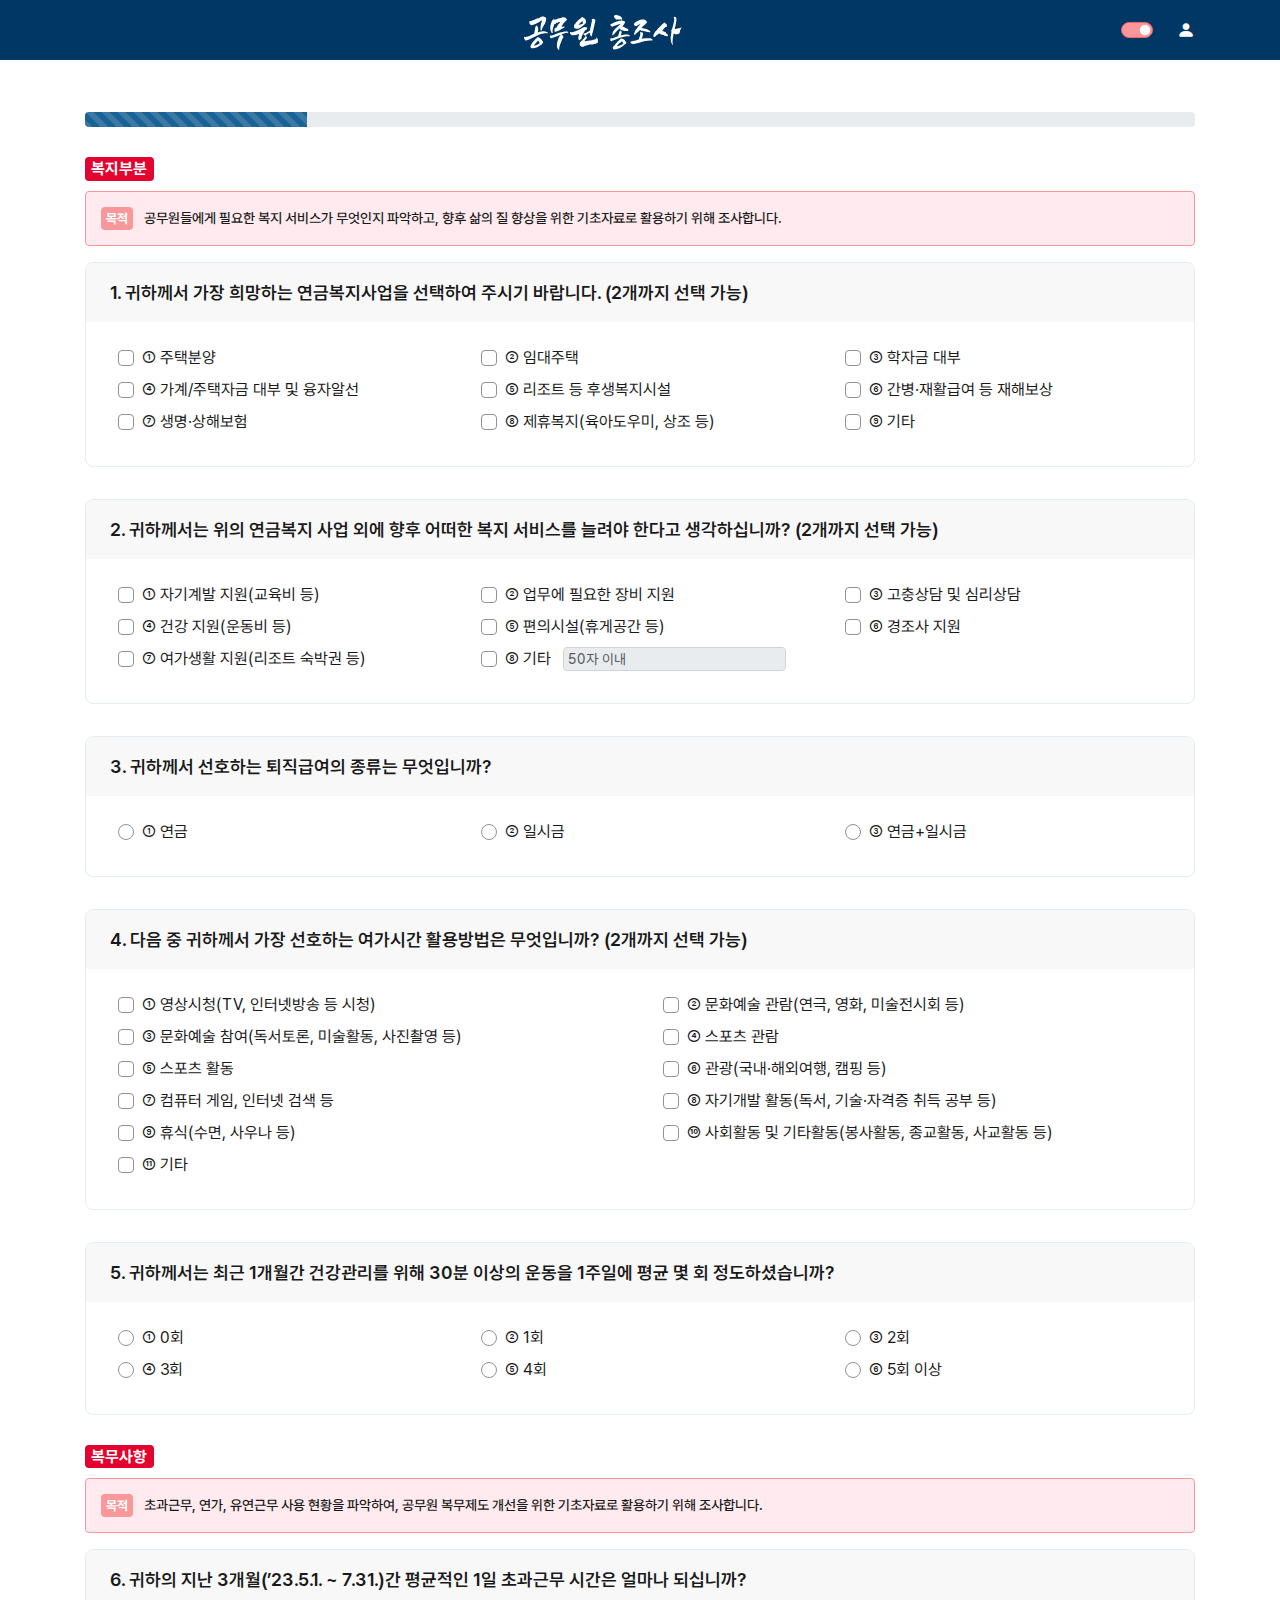
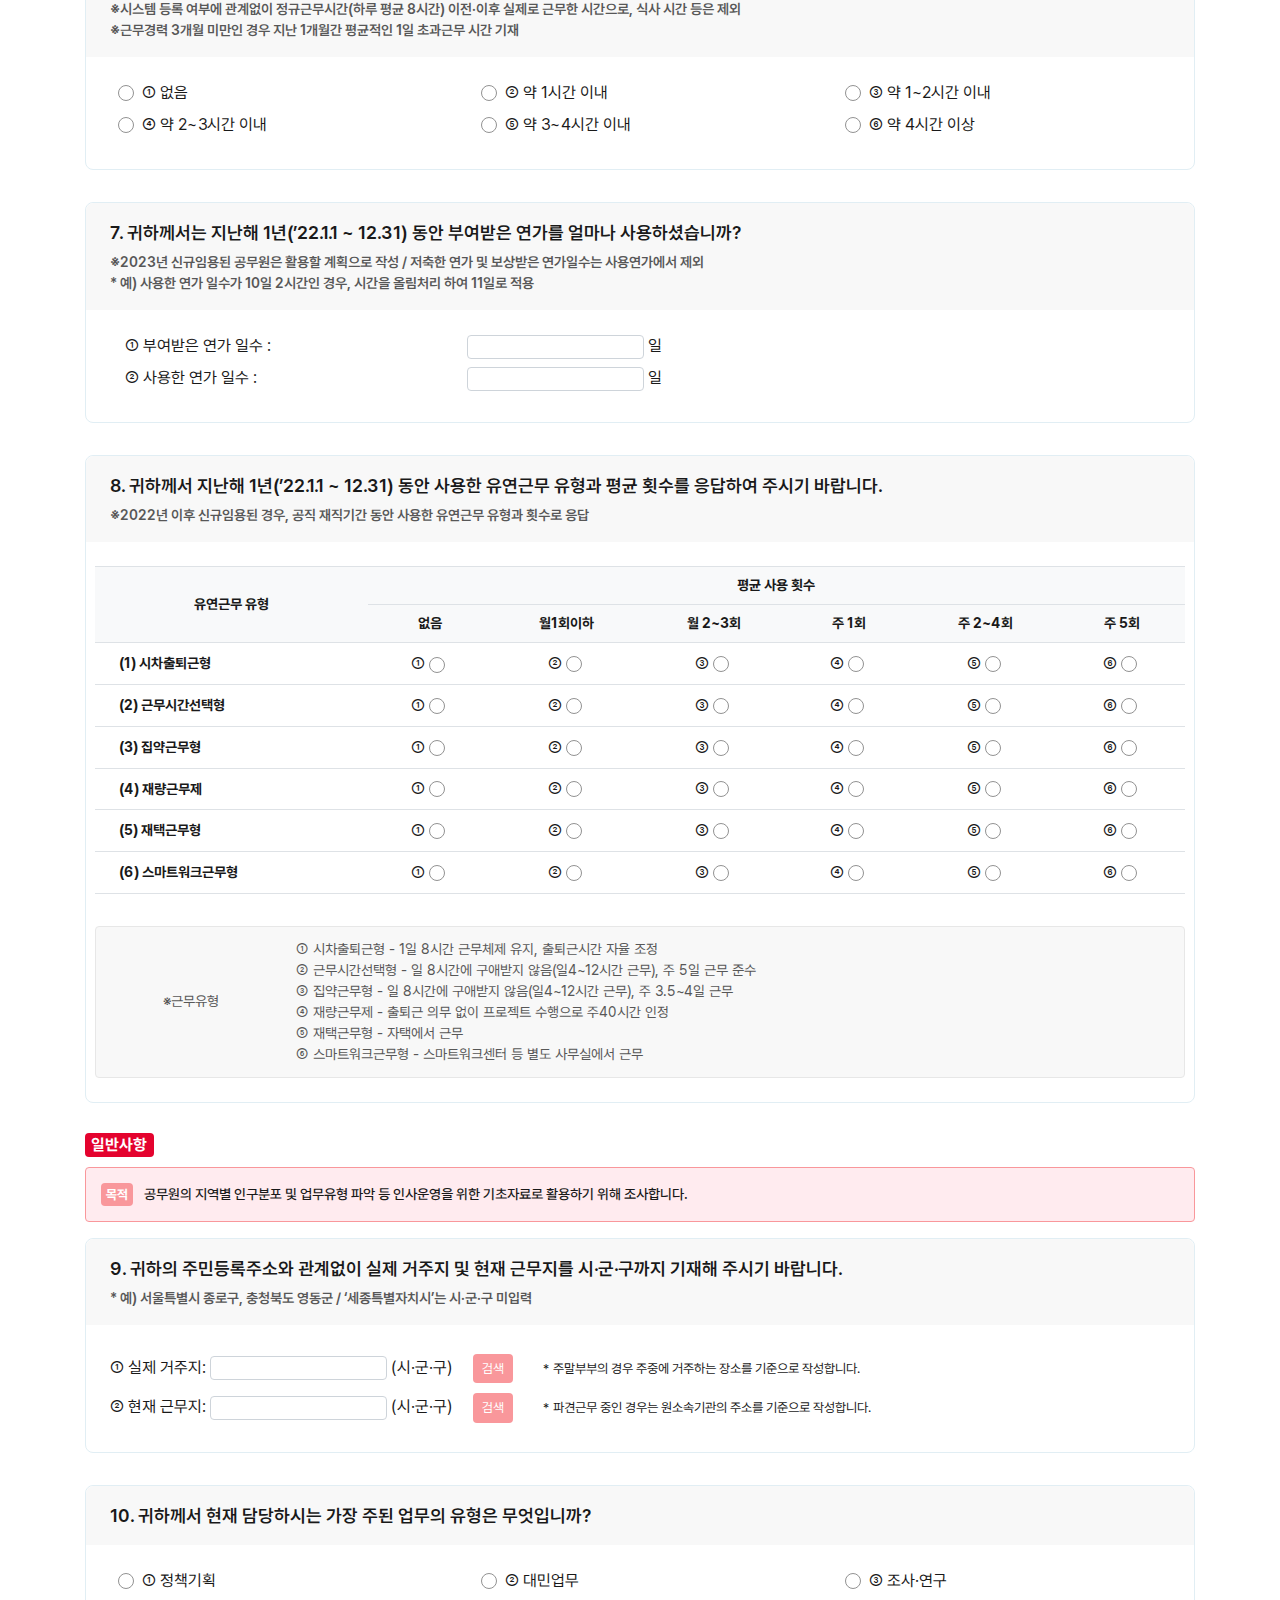
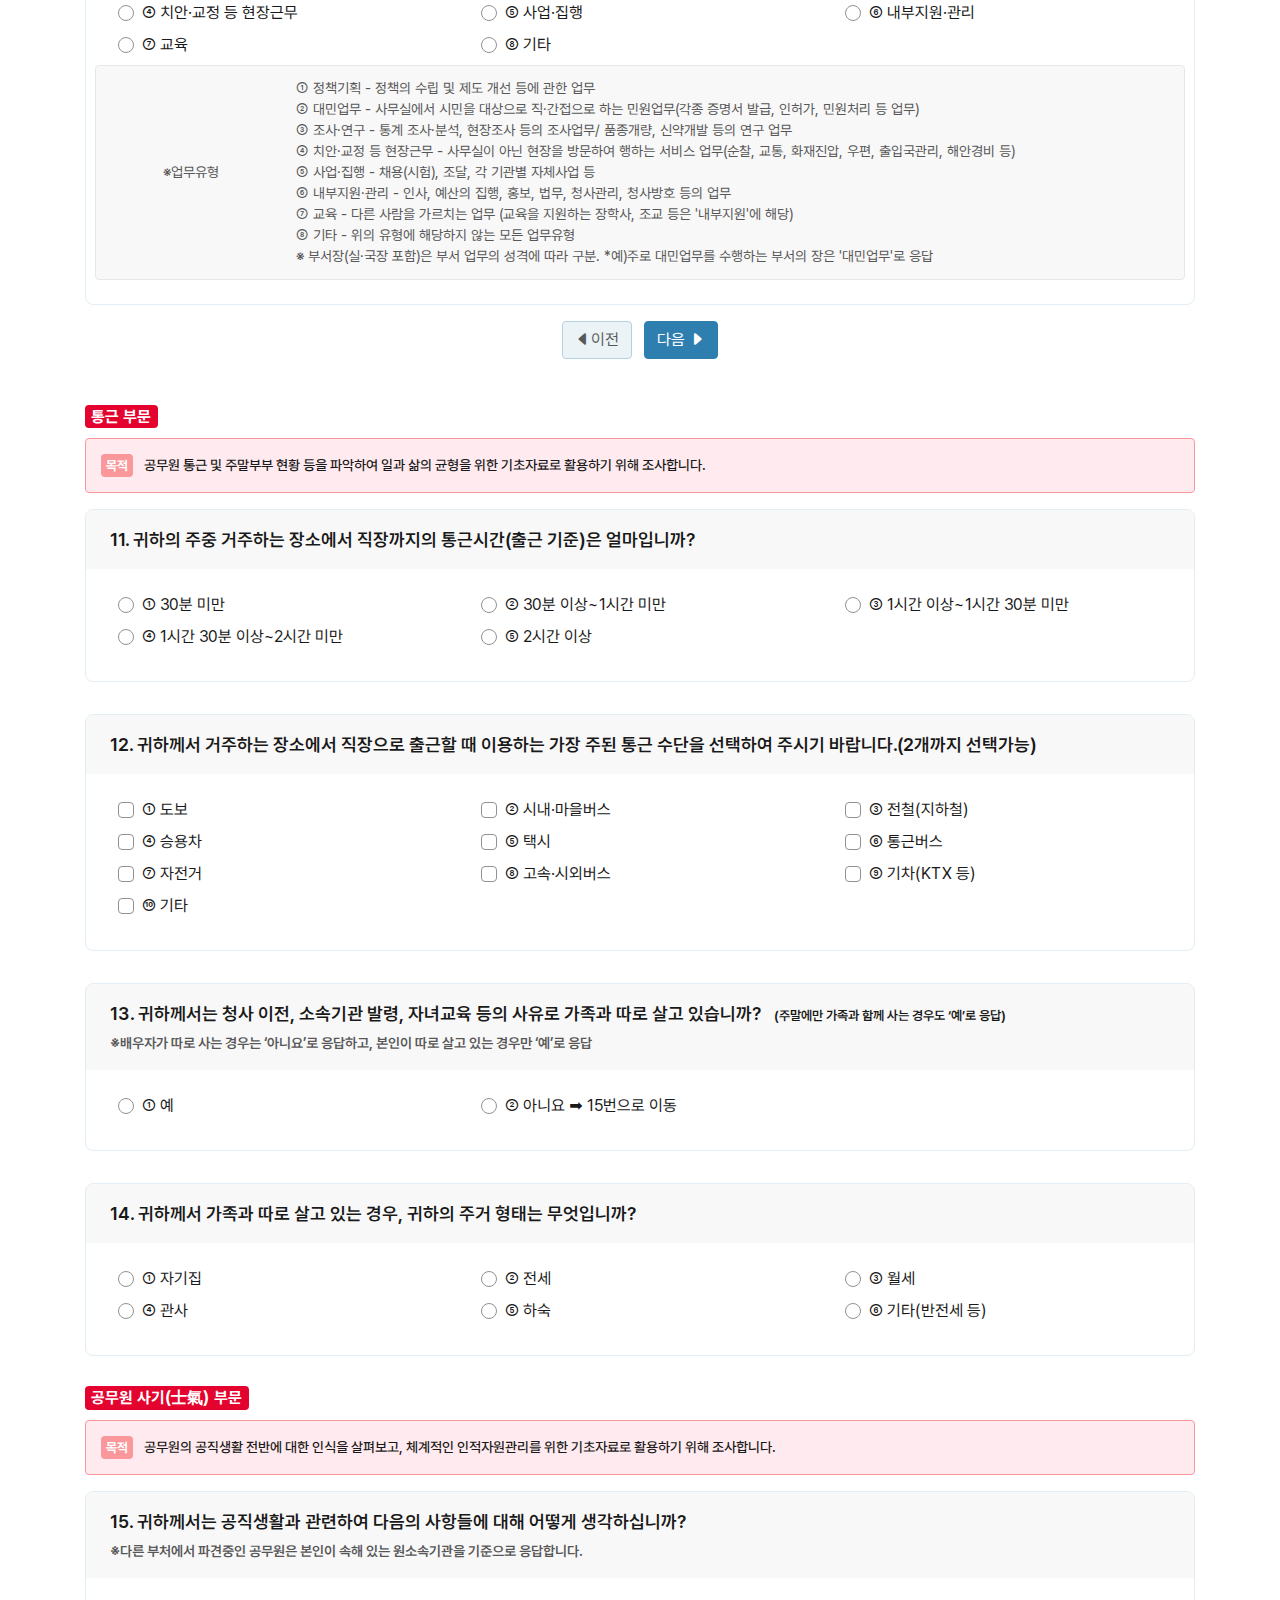
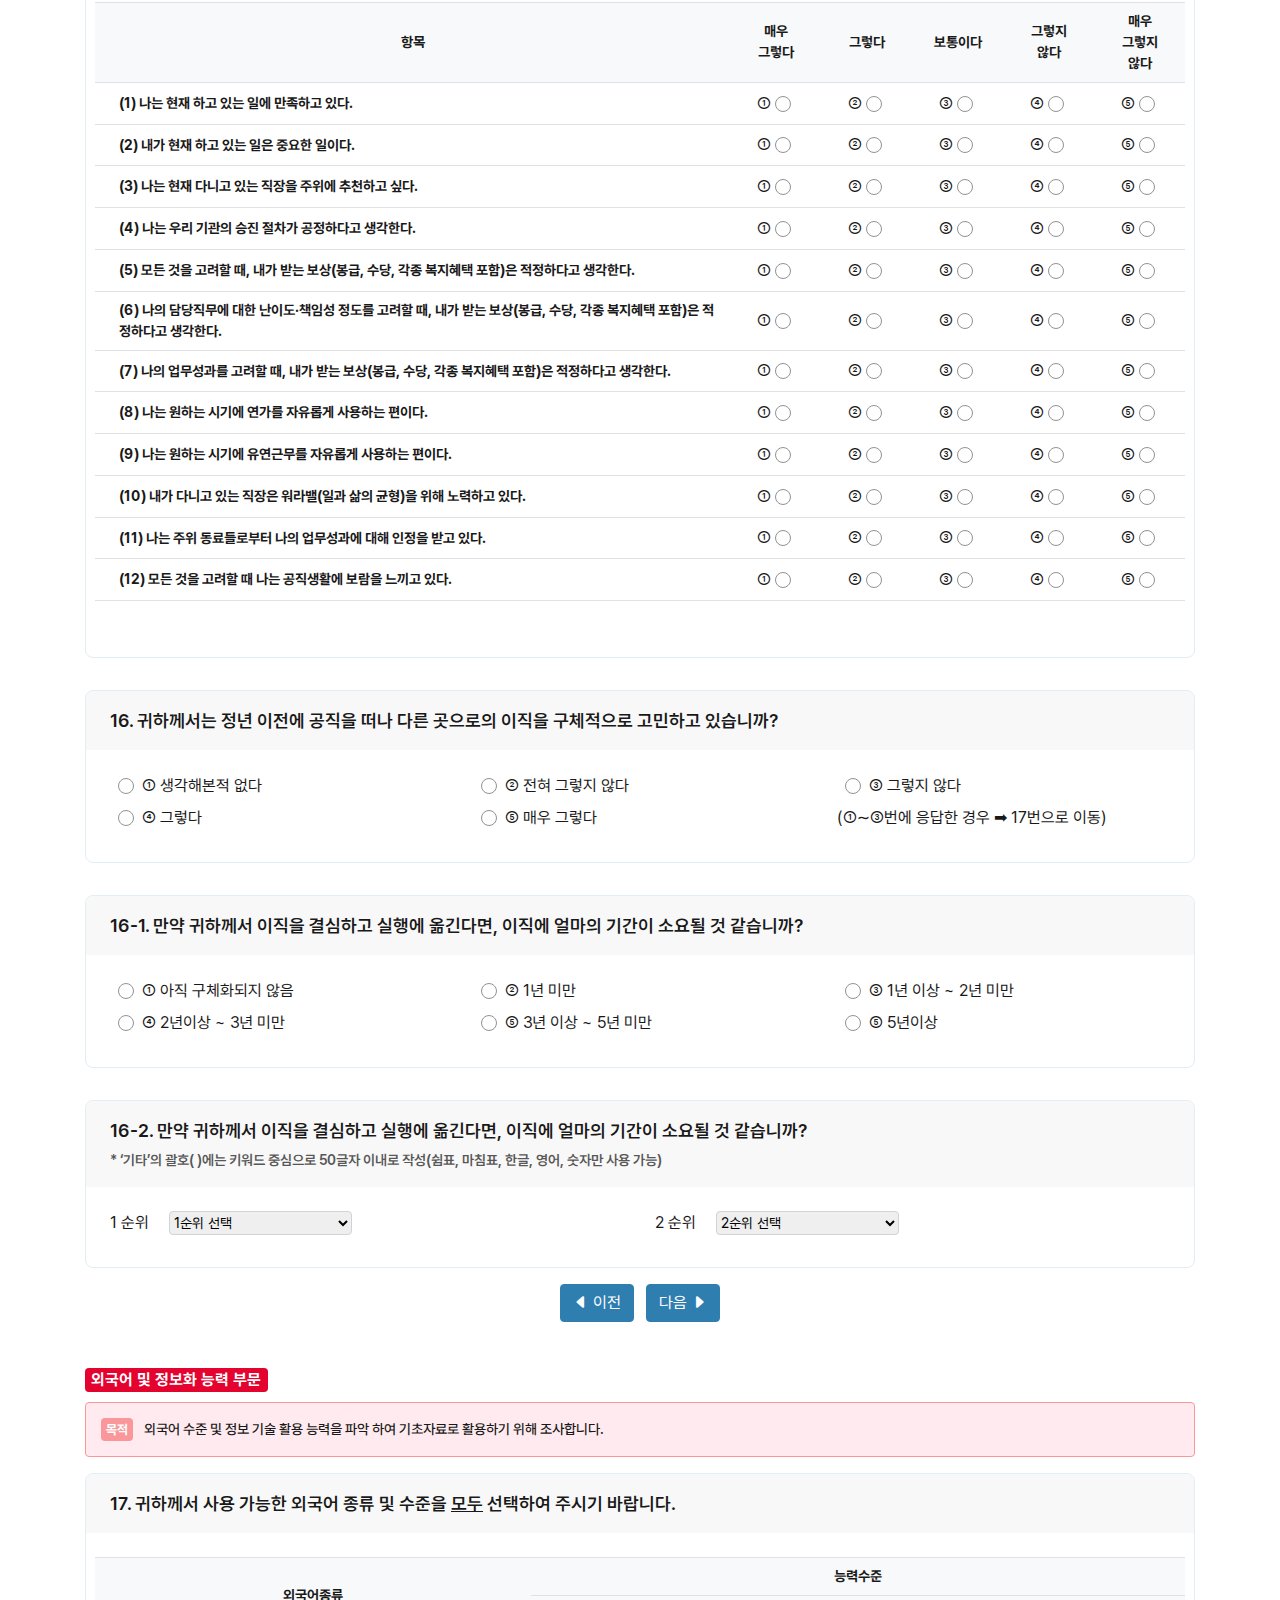
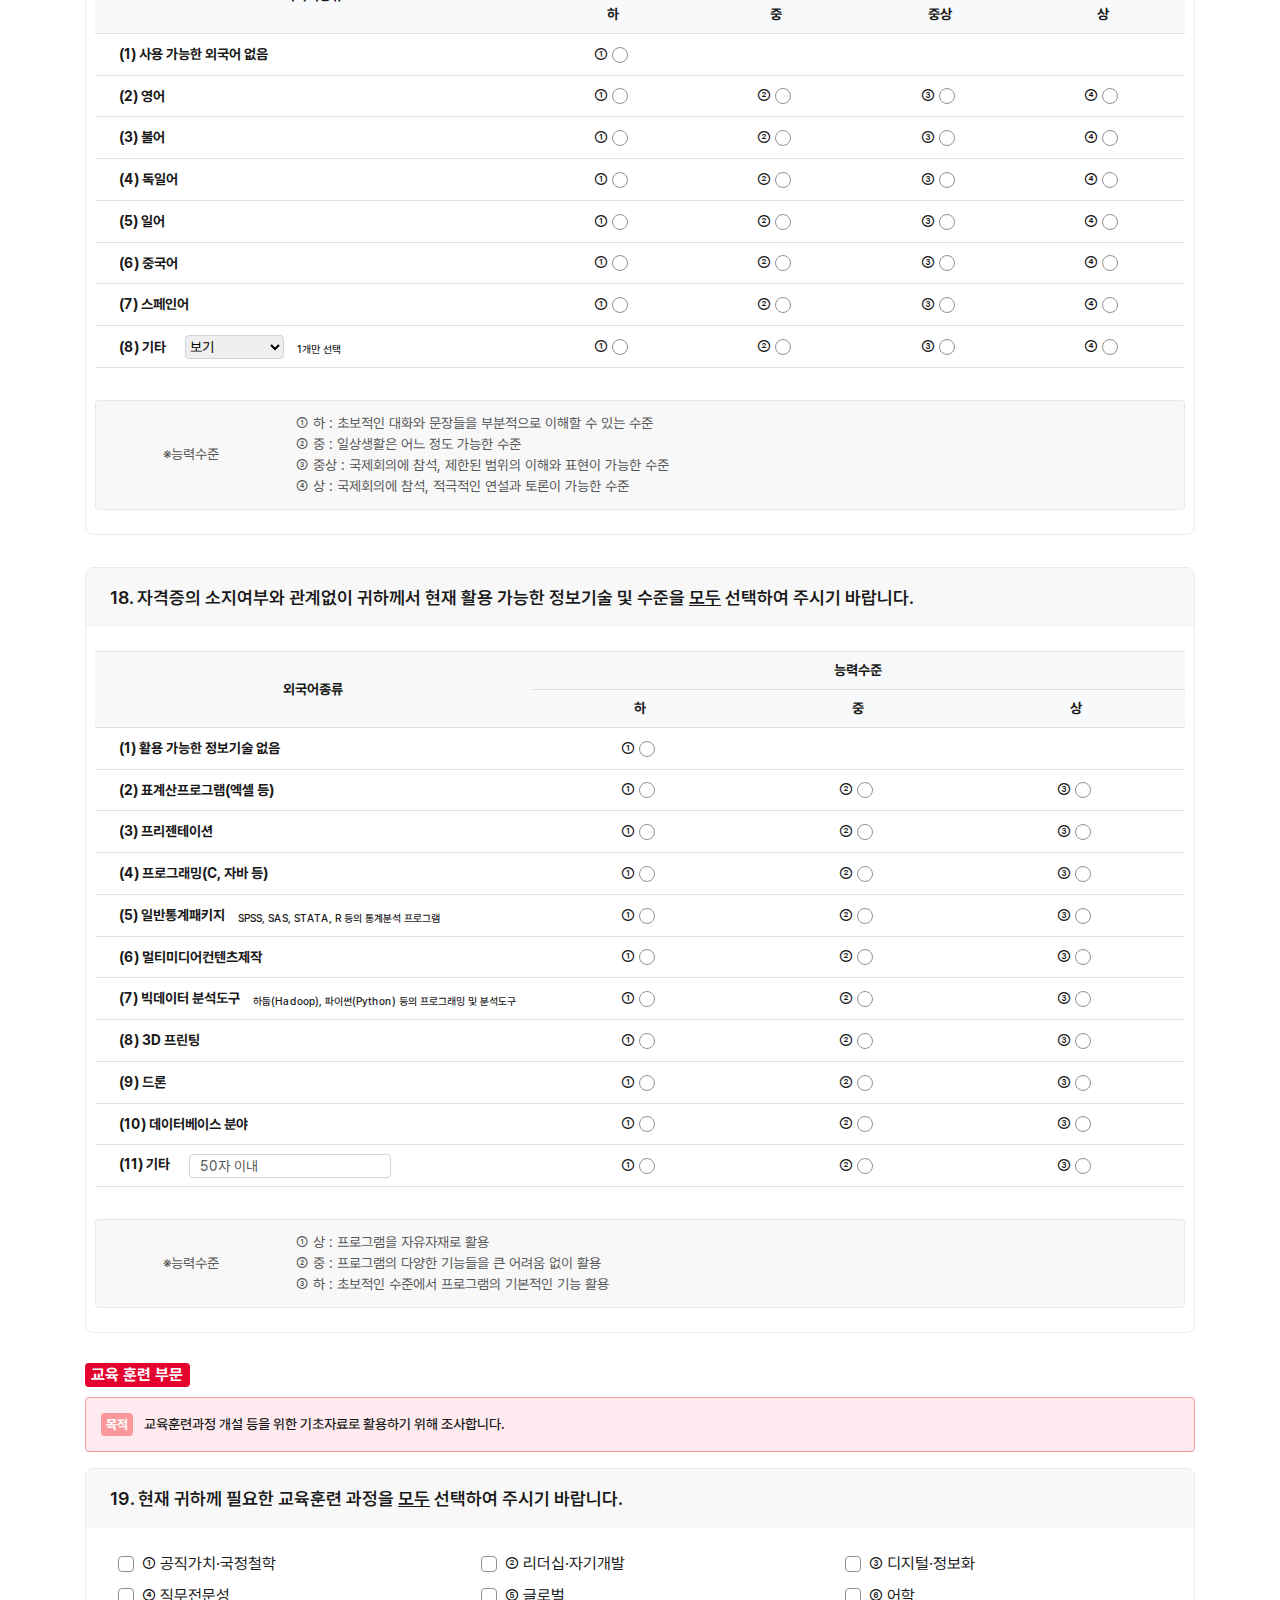
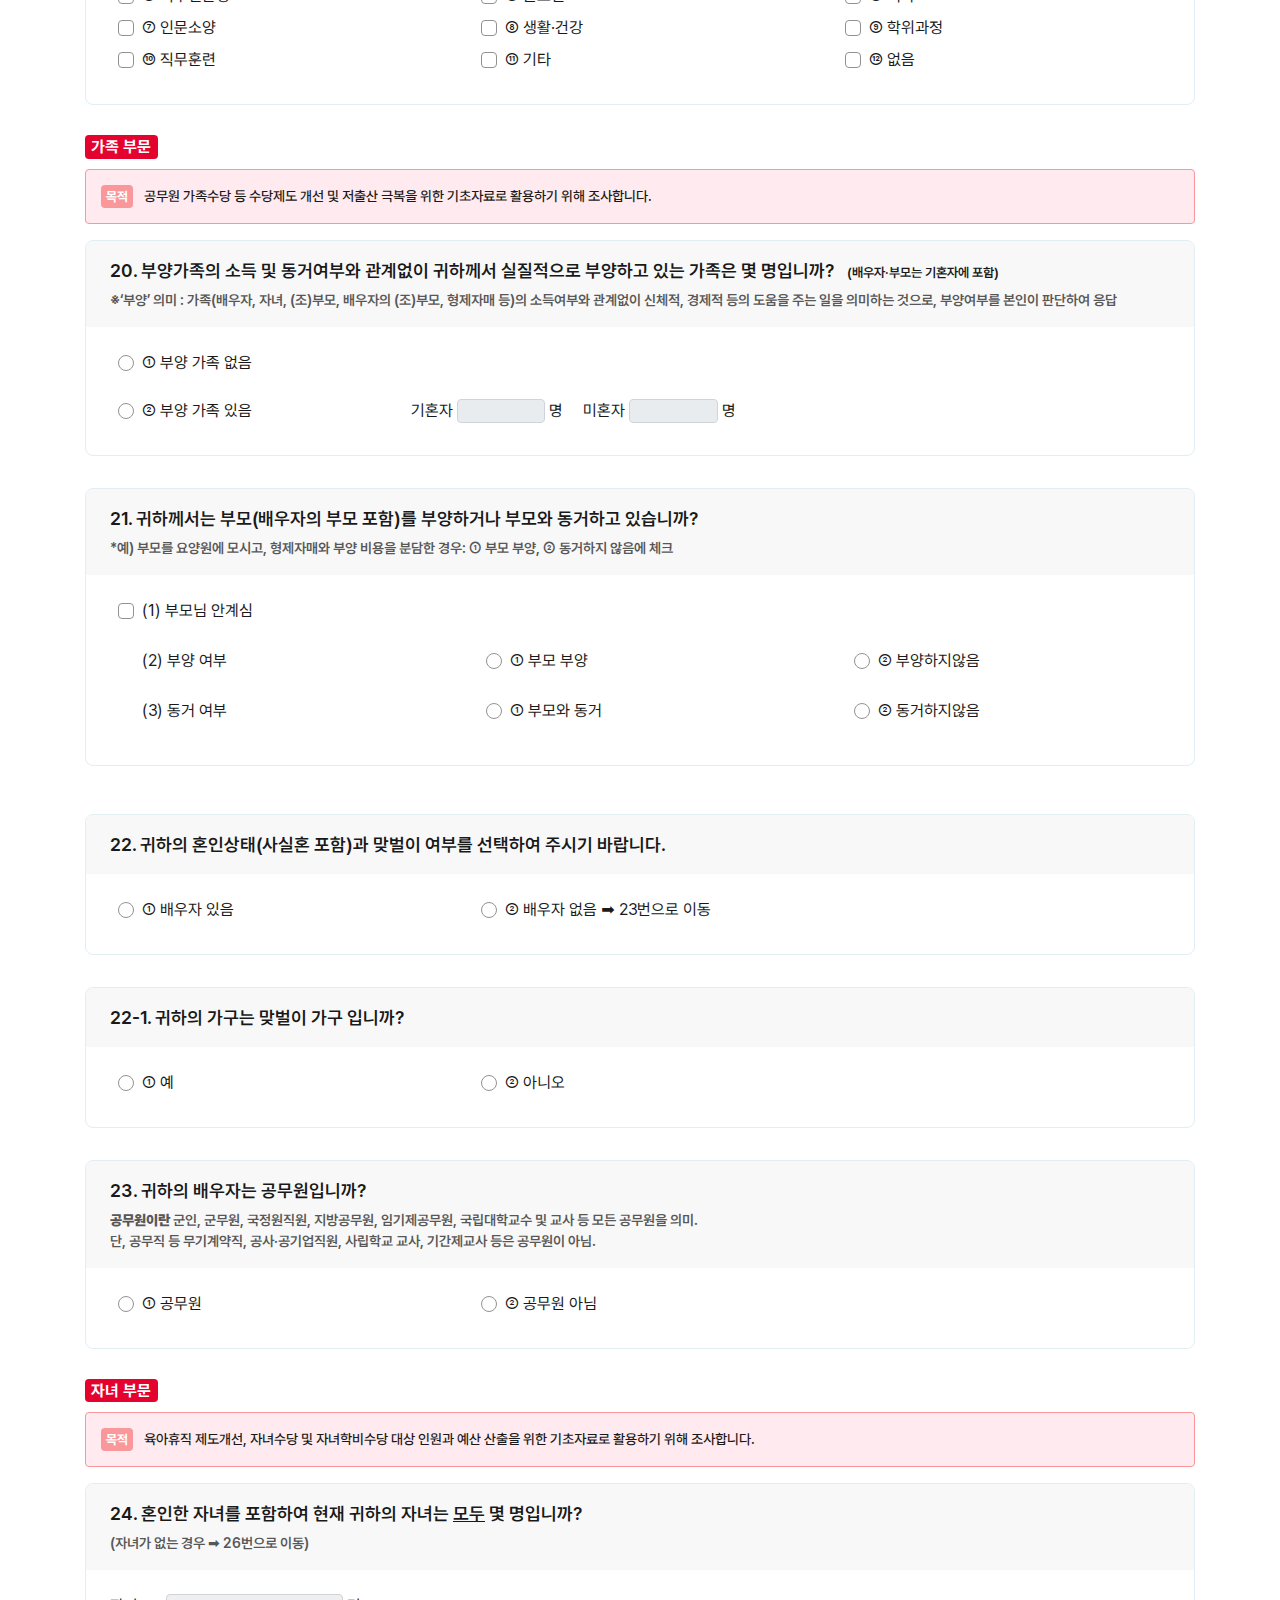
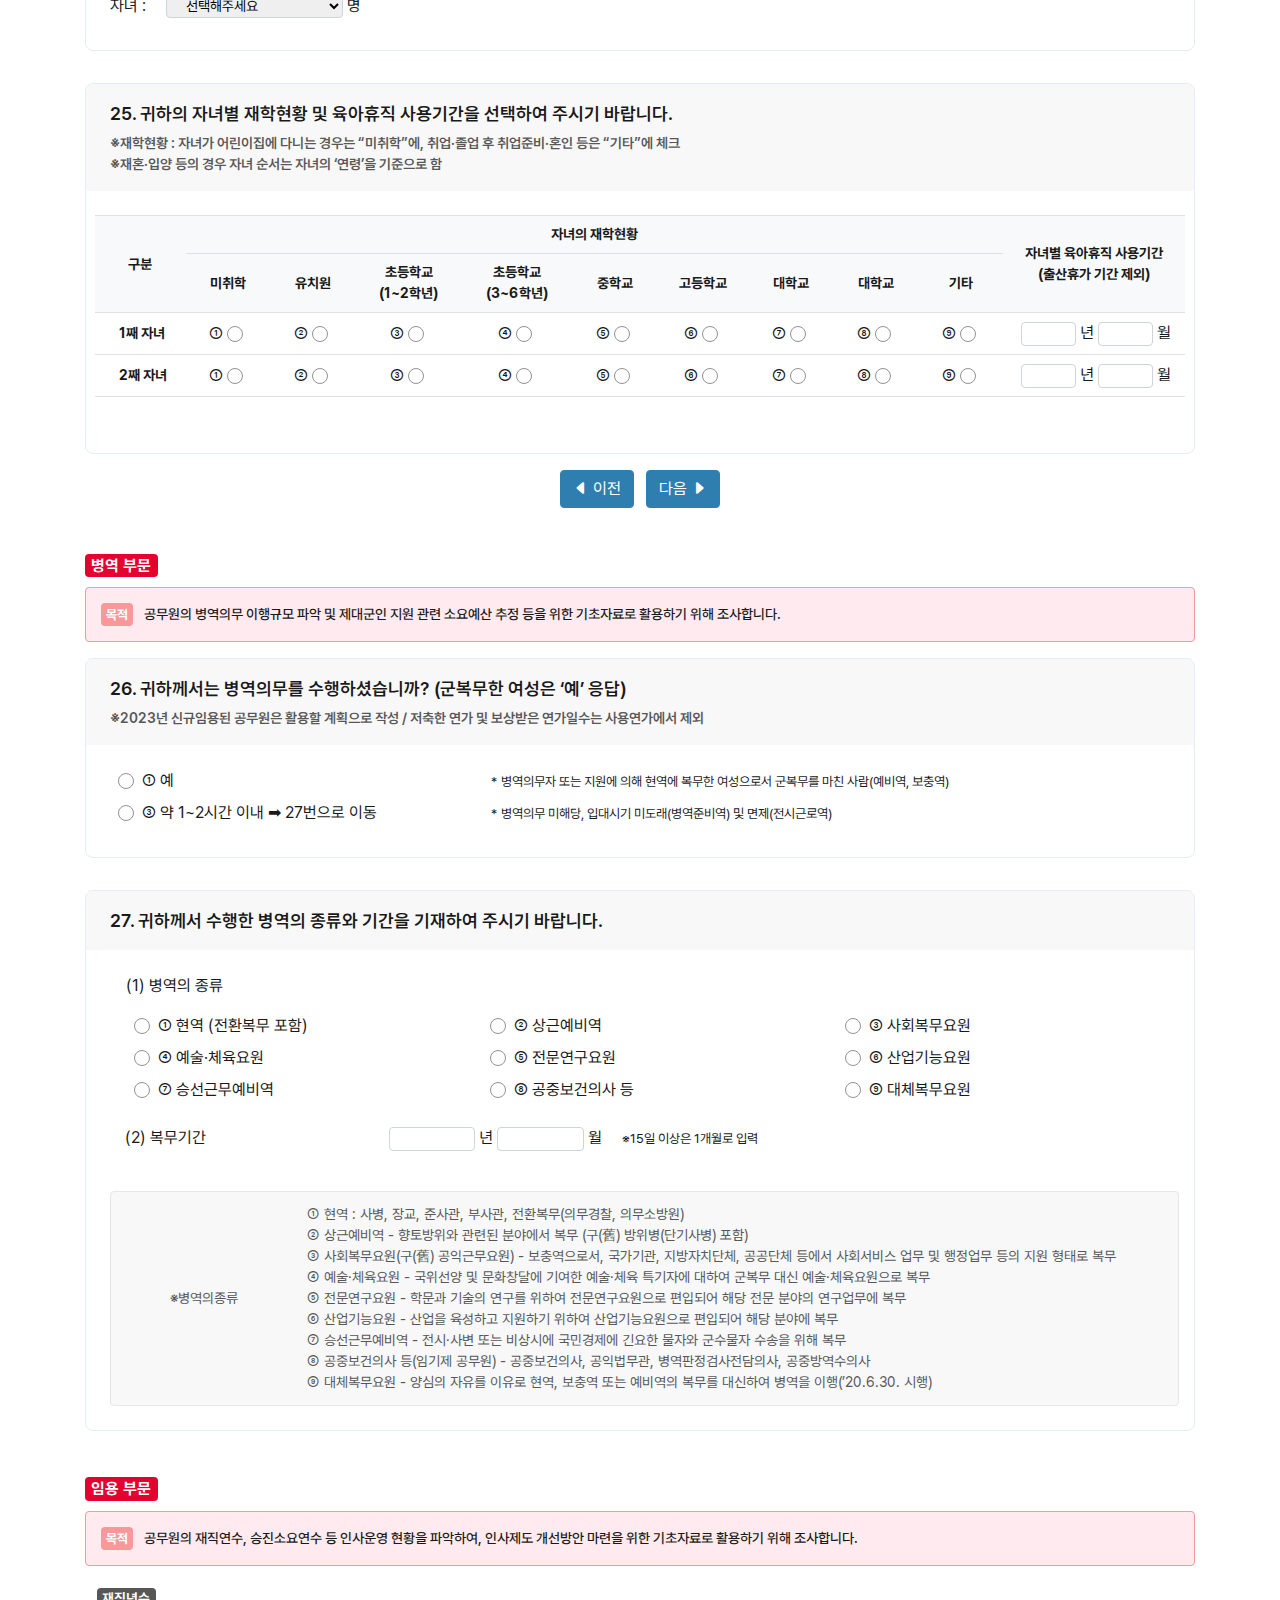
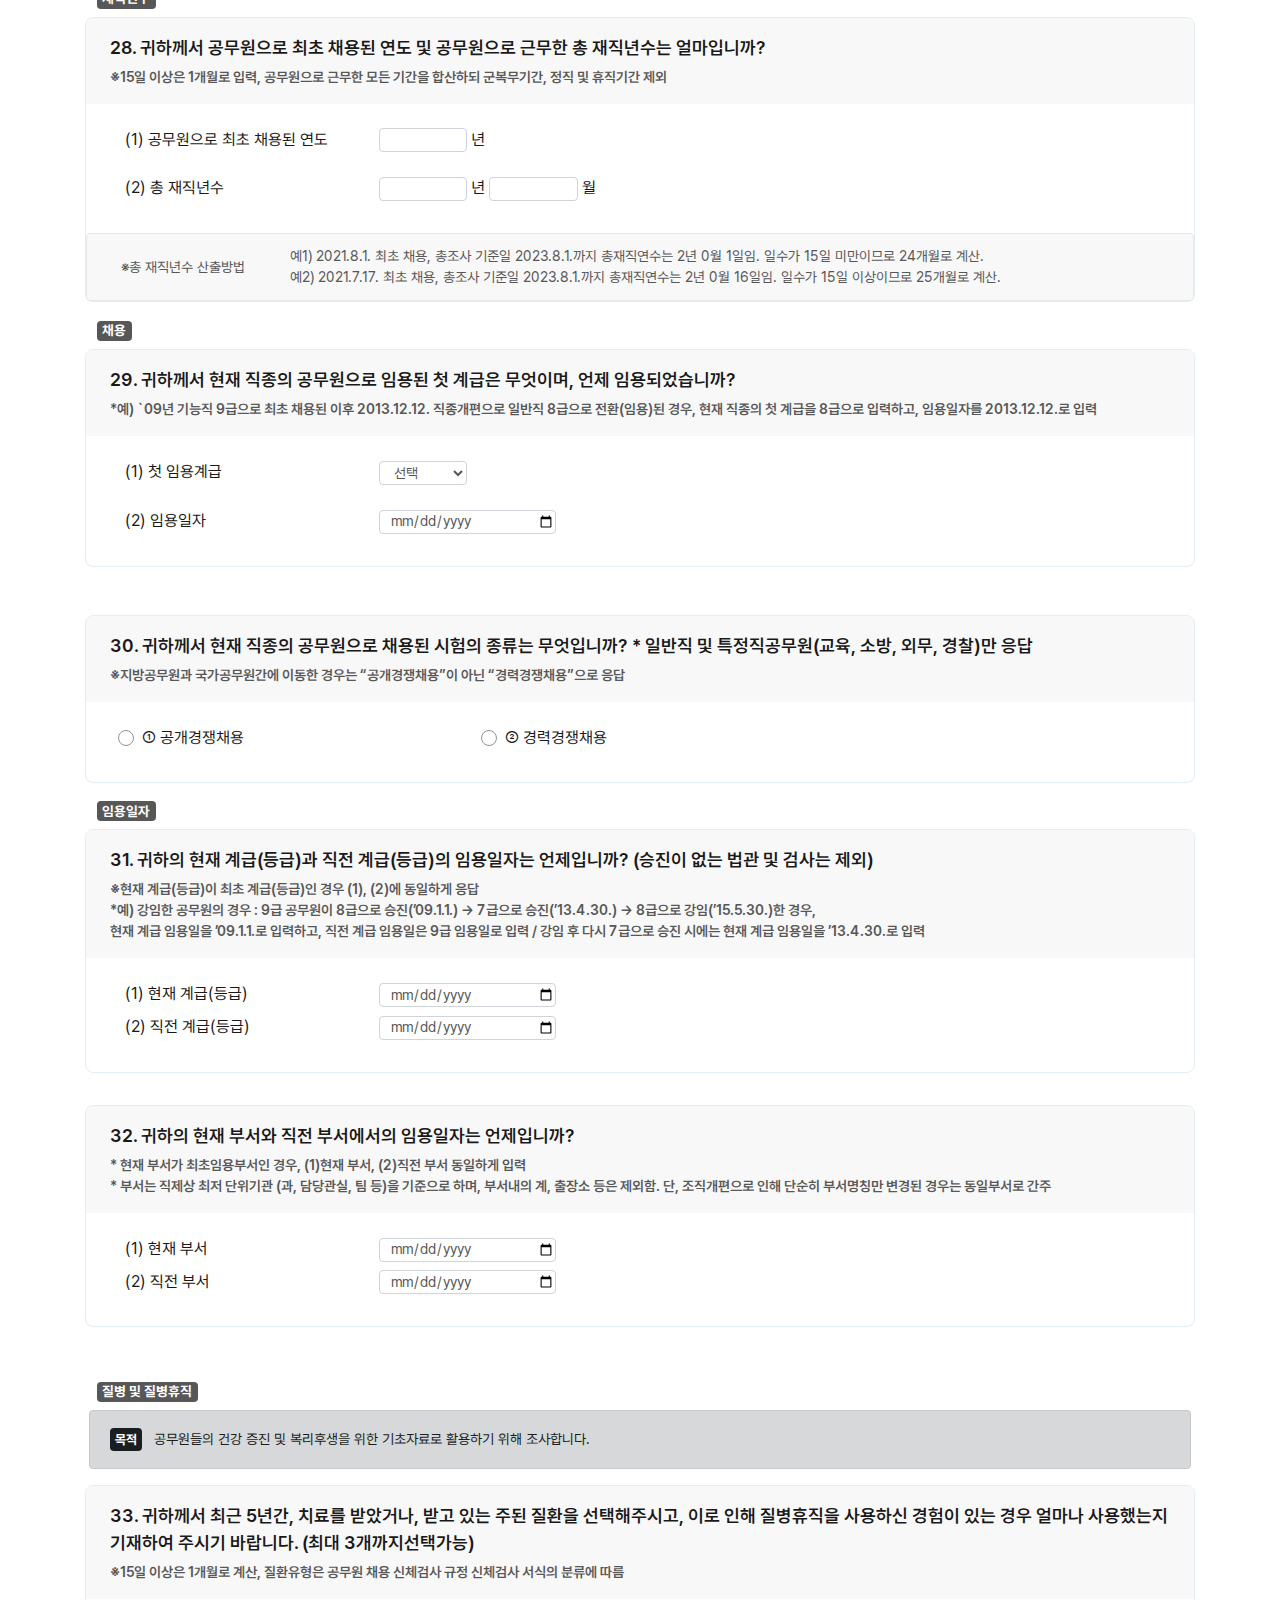
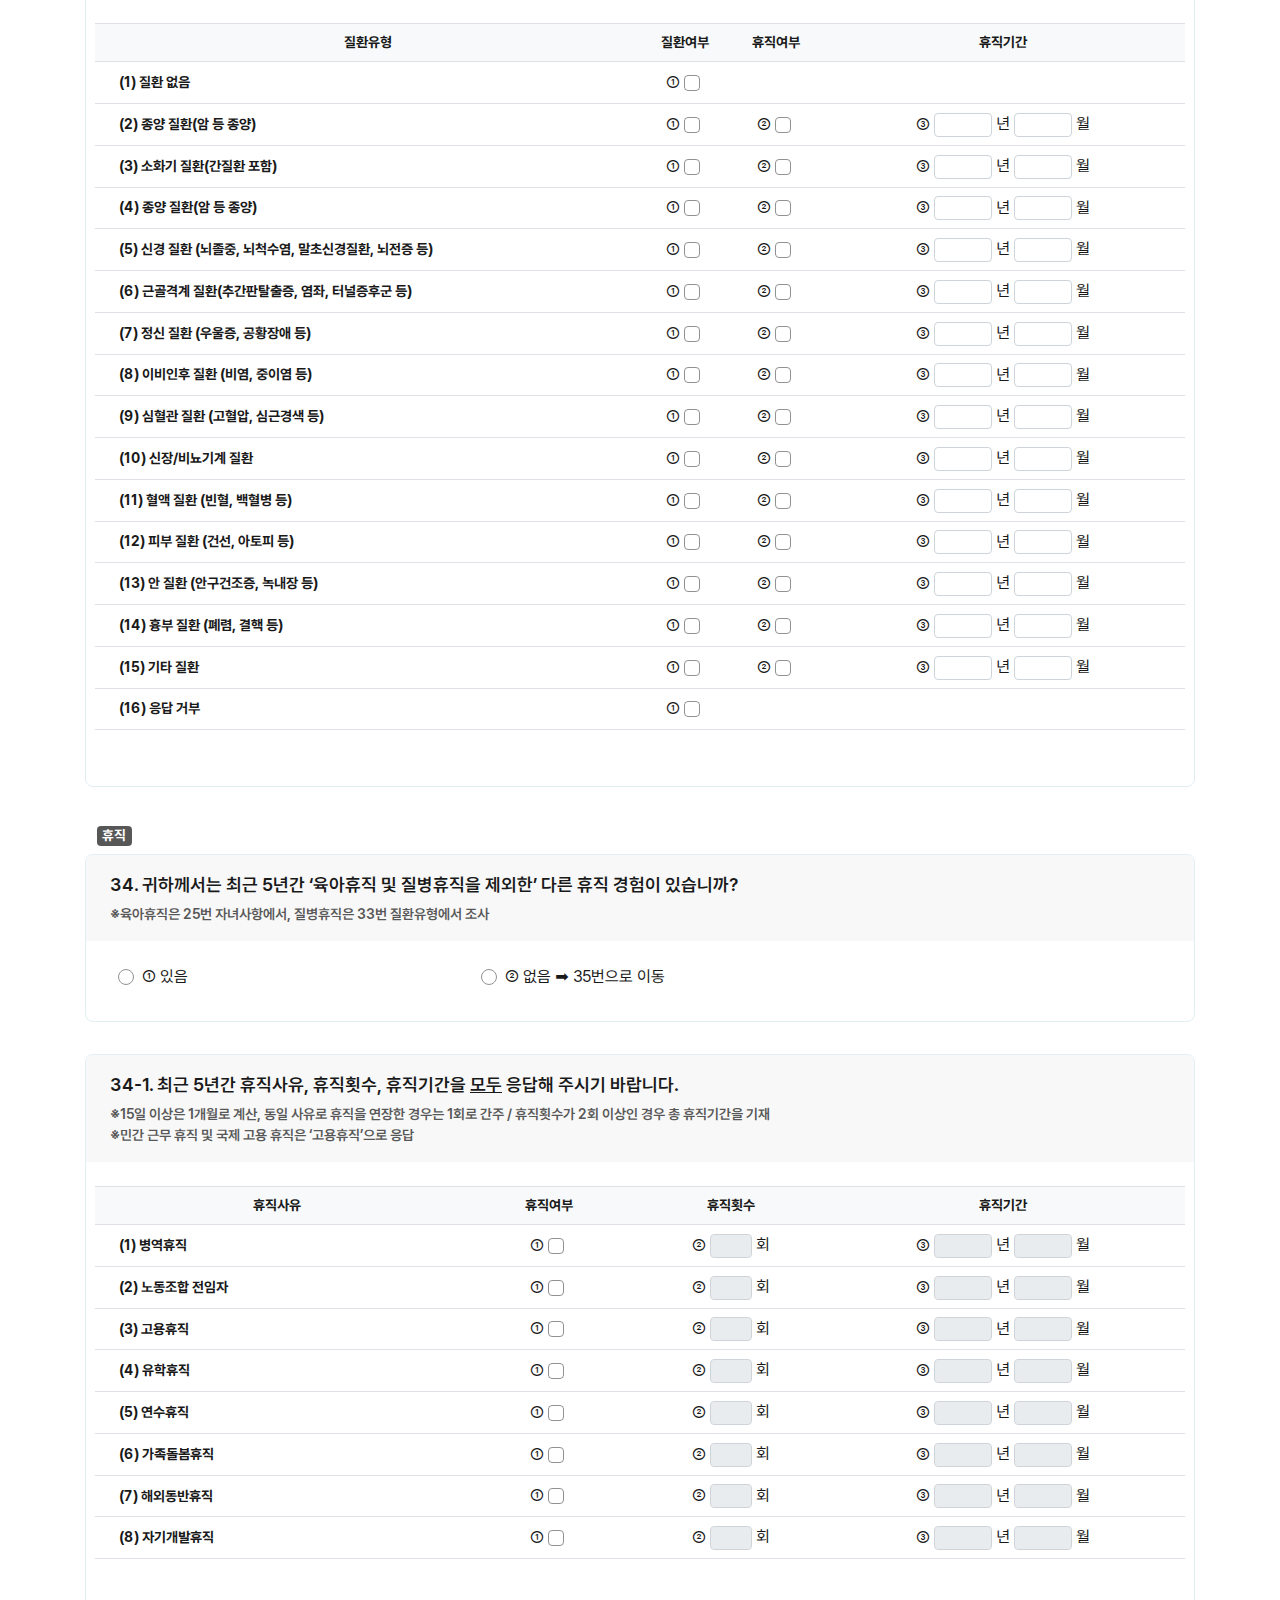
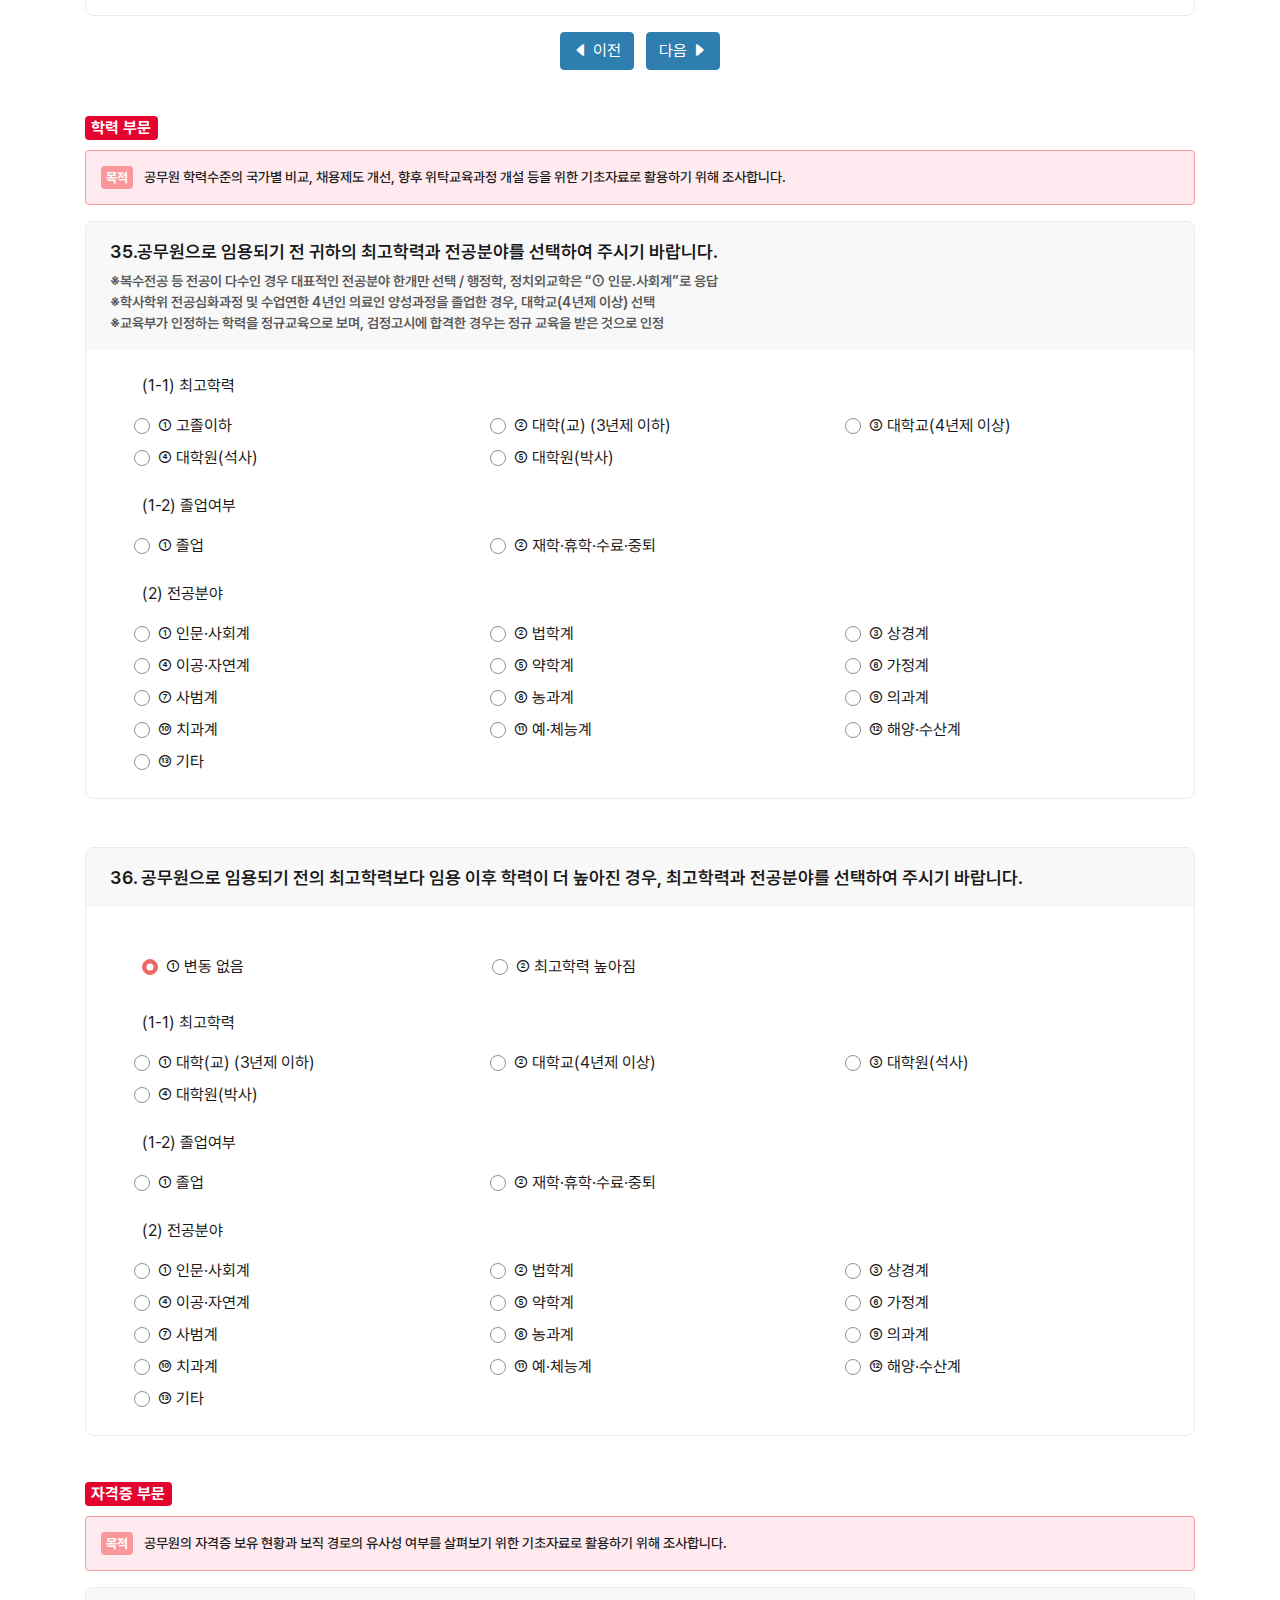
<file: capture.html>
<!DOCTYPE html>
<html lang="ko">

<head>
  <meta charset="UTF-8" />
  <meta name="viewport" content="width=device-width, initial-scale=1, shrink-to-fit=no" />
  <meta http-equiv="x-ua-compatible" content="ie=edge" />
  <meta content="" name="description">
  <meta content="" name="keywords">
  <title> 공무원 총조사 </title>
  <!-- Favicons -->
  <link rel="icon" href="img/favicon.ico" type="image/x-icon" />
  <!-- Bootstrap CSS Files -->
  <link href="src/bootstrap/css/bootstrap.css" rel="stylesheet">
  <link href="src/bootstrap/css/bootstrap-icons.min.css" rel="stylesheet">
  <!-- Vendor CSS Files -->
  <link rel="stylesheet" as="style" crossorigin href="src/pretendard_variable/pretendardvariable.css" />
  <!-- Custom styles -->
  <link href="css/style.css" rel="stylesheet">
</head>

<body>
  <!-- ======= Header ======= -->
  <header class="fixed-top d-flex align-items-center">
    <nav class="container d-flex align-items-center">
      <div class="logo mx-auto">
        <img src="img/logo.svg" style="height: 35px" alt="공무원 총조사 로고" />
      </div>
      <!-- ======= 토클 / 아이콘 ======= -->
      <div class="navicon d-flex align-items-center">
        <div class="form-check form-switch mr-3" id="toggleSwitch">
          <label class="form-check-label" for="toggleSwitch"></label>
          <input class="form-check-input" type="checkbox" id="toggleSwitch" checked="" aria-label="..." />
        </div>
        <a href="login.html">
          <i class="bi bi-person-fill" style="font-size: 18px; color: #fff" alt="로그인"></i></a>
      </div>
    </nav>
  </header>
  <!-- End Header -->

  <!-- ======= Main ======= -->
  <!-- ======= hero / 카드 뉴스 ======= -->
  <section id="page0">
    <!-- <section id="hero">
      <div id="carouselCaptions" class="carousel slide" data-ride="carousel">
        <ol class="carousel-indicators">
          <li data-target="#carouselCaptions" data-slide-to="0" class="active"></li>
        </ol>
        <div class="carousel-inner">
          <div class="carousel-item active" style="background-image: url(/images/bg/blue7.png); opacity: 1;">
            <div class="carousel-caption d-none d-md-block">
              <p>조사 개요 1 </p>
              <p>정부는 1969년부터 5년주기로 「공무원총조사」를 실시하여, 인사정책 수립 및 공무원 제도 개선, 그리고 인적자원 통계의 주기별 변동사항을 파악 하여 활용하고
                있습니다.</p>
              <p>(조사대상) 국가공무원(행정부, 국회, 법원, 헌법재판소, 중앙선거관리위원회) 및 지방공무원(17개 시·도 및 시·군·구, 교육청)※수습사무관, 시보공무원,
                파견(인사교류)중인 공무원은 파견기관에서 응답</p>
              <p>(조사기간) ’23. 9. 00. ~ 10. 31.(60일) </p>
              <div class="btn-page">
                <button type="button" class="btn btn-primary" onclick="fn_changePage(0,1)">
                  참여하기 <i class="bi bi-caret-right-fill"></i>
                </button>
              </div>

            </div>
          </div>
          <div class="carousel-item" style="background-image: url(/images/bg/red7.png)">
            <div class="carousel-caption d-none d-md-block">
              <p>조사 개요 2</p>
              <p>정부는 1969년부터 5년주기로 「공무원총조사」를 실시하여, 인사정책 수립 및 공무원 제도 개선, 그리고 인적자원 통계의 주기별 변동사항을 파악 하여 활용하고
                있습니다.</p>
              <p>(조사대상) 국가공무원(행정부, 국회, 법원, 헌법재판소, 중앙선거관리위원회) 및 지방공무원(17개 시·도 및 시·군·구, 교육청)※수습사무관, 시보공무원,
                파견(인사교류)중인 공무원은 파견기관에서 응답</p>
              <p>(조사기간) ’23. 9. 00. ~ 10. 31.(60일) </p>
              <div class="btn-page">
                <button type="button" class="btn btn-primary" onclick="fn_changePage(0,1)">
                  참여하기 <i class="bi bi-caret-right-fill"></i>
                </button>
              </div>
            </div>
          </div>
          <div class="carousel-item" style="background-image: url(/images/bg/gray7.png)">
            <div class="carousel-caption d-none d-md-block">
              <p>조사 개요 3</p>
              <p>정부는 1969년부터 5년주기로 「공무원총조사」를 실시하여, 인사정책 수립 및 공무원 제도 개선, 그리고 인적자원 통계의 주기별 변동사항을 파악 하여 활용하고
                있습니다.</p>
              <p>(조사대상) 국가공무원(행정부, 국회, 법원, 헌법재판소, 중앙선거관리위원회) 및 지방공무원(17개 시·도 및 시·군·구, 교육청)※수습사무관, 시보공무원,
                파견(인사교류)중인 공무원은 파견기관에서 응답</p>
              <p>(조사기간) ’23. 9. 00. ~ 10. 31.(60일) </p>
              <div class="btn-page">
                <button type="button" class="btn btn-primary" onclick="fn_changePage(0,1)">
                  참여하기 <i class="bi bi-caret-right-fill"></i>
                </button>
              </div>
            </div>
          </div>
        </div>
      </div>
    </section> -->
  </section>

  <section class="container" id="head">
    <section class="pt-8">
      <!-- =======진행 사항 ======= -->
      <div class="progress mt-5 mb-3" style="height: 15px">
        <div class="progress-bar progress-bar-striped progress-bar-animated" id="progressbar" role="progressbar"
          aria-valuenow="20" aria-valuemin="0" aria-valuemax="100" style="width: 20%"></div>
      </div>
      <!-- ======= 상단 공지 ======= -->
      <!-- <div class="alert alert-primary" role="alert">
        <button type="button" class="close" data-dismiss="alert" aria-label="Close">
          <span aria-hidden="true">&times;</span>
        </button>
        <h4 class="alert-heading mt-2">2023년 12차 공무원총조사</h4>
        <p>
          1969년 시작하여 1978년부터 5년 주기로 수행, 2023년 제 12차 총조사
        </p>
        <hr />
        <p class="mb-0">
          공무원 총조사는 공무원 보수 현실화, 주거안정 사업,
          사이버 외국어 교육과정 개발 등 각종 인사 및 복지제도 개선 등에 활용하기 위한 총조사입니다.
        </p>
      </div> -->
    </section>
  </section>

  <!-- ======= Main ======= -->
  <form action="/" method="POST" onsubmit="return validateForm();">
    <input type="hidden" name="instNm" value="${surveyVO.inst_nm}" />
    <input type="hidden" name="srvyAnsId" value="${surveyVO.srvy_ans_id}" />

    <section id="page1">


      <!-- ■ 구분 ■  -->
      <!-- <section id="object" class="container pt-5">
        <div class="object-header mb-1">
          <span class="badge badge-primary">기본정보</span>
        </div>
      </section> -->
      <!-- ======= 기본정보 ======= -->
      <!-- 
      <section id="direct" class="container pt-2">
        <section class="form-group">
          <div class="row m-0 border-bottom border-survay">
            <div name="ANS_CN_BASICS_1" class="col-lg-6 d-inline-flex p-0">
              <div class="col-4 direct-header">성별</div>
              <div class="col-4 form-check direct-body">
                <input class="form-check-input" type="radio" name="ans_cn_basics_1" id="basics_1_1" value="1"
                  onclick="saveLocalStorage(this);" />
                <label class="form-check-label" for="basics_1_1">① 남성 </label>
              </div>
              <div class="col-4 form-check direct-body">
                <input class="form-check-input" type="radio" name="ans_cn_basics_1" id="basics_1_2" value="2"
                  onclick="saveLocalStorage(this);" />
                <label class="form-check-label" for="basics_1_2">② 여성</label>
              </div>
            </div>
            <div class="col-lg-6 d-inline-flex p-0">
              <div class="col-4 direct-header p-0">
                <p style="line-height: 1;">출생년도<br>
                  <span style="font-size: small;">(주민등록기준)</span>
                </p>
              </div>
              <div class="col-6 form-check direct-body">
                <input class="form-control ml-2 pl-1 col-6" type="text" name="ans_cn_basics_2" id="ans_cn_basics_2"
                  maxLength="4" placeholder="4자리" oninput="checkNumberValidation(this);">
                <label class="form-check-label ml-3" for="ans_cn_basics_2">년생</label>
              </div>
            </div>
          </div>
          <!-- ======= 직종 정보 ======= -->
      <!-- 
          <div class="row m-0 border-bottom border-survay">
            <div name="ANS_CN_BASICS_3" class="col-lg-6 d-inline-flex p-0">
              <div class="col-4 direct-header">직종</div>
              <div class="col-7 form-check direct-body">
                <select name="ANS_CN_BASICS_3" id="ans-b-3" class="col-4">
                  <option value="select">직종명</option>
                  <option value="1">일반직</option>
                  <option value="2">특정직</option>
                  <option value="3">별정직</option>
                </select>
              </div>
            </div>
            <div name="ANS_CN_BASICS_8" class="col-lg-6 d-inline-flex p-0">
              <div class="col-4 direct-header">직종세분류</div>
              <div class="col-7 form-check direct-body">
                <select name="ANS_CN_BASICS_8" id="ans-b-3" class="col-4">
                  <option value="select">직종명</option>
                  <option value="1">1급내지9급</option>
                  <option value="2">연구직</option>
                  <option value="3">전문경력관</option>
                  <option value="4">전문임기제</option>
                  <option value="5">한시임기제</option>
                  <option value="6">기타특정직</option>
                  <option value="7">법관</option>
                  <option value="8">별정</option>
                </select>
              </div>
            </div>
          </div>
          <!-- ======= 계급 정보 ======= -->
      <!-- 
          <div class="row m-0 m-0 border-bottom border-survay">
            <div name="ANS_CN_BASICS_5" class="col-lg-6 d-inline-flex p-0">
              <div class="col-4 direct-header">
                <p style="line-height: 1;">계급<br>
                  <span style="font-size: small;">(23.8.1.기준)</span>
                </p>
              </div>
              <div class="col-7 form-check direct-body">
                <select name="ANS_CN_BASICS_5" id="ans-b-5" class="col-4">
                  <option value="select">계급명</option>
                  <option value="1">1급</option>
                  <option value="2">2급</option>
                  <option value="3">3급</option>
                  <option value="4">4급</option>
                  <option value="5">5급</option>
                  <option value="6">6급</option>
                  <option value="7">7급</option>
                  <option value="8">8급</option>
                  <option value="9">9급</option>
                </select>
              </div>
            </div>
            <div name="ANS_CN_BASICS_4" class="col-lg-6 d-inline-flex p-0">
              <div class="col-4 direct-header">계급코드</div>
              <div class="col-7 form-check direct-body">
                <input class="form-control col-4 p-2 text-center" type="text" name="ANS_CN_BASICS_4" placeholder="계급코드"
                  disabled>
              </div>
            </div>
          </div>
          <!-- ======= 직렬 정보 ======= -->
      <!-- 
          <div class="row m-0 border-bottom border-survay">
            <div name="ANS_CN_BASICS_7" class="col-lg-6 d-inline-flex p-0">
              <div class="col-4 direct-header">직렬</div>
              <div class="col-7 form-check direct-body">
                <select name="ANS_CN_BASICS_7" id="ans-b-3" class="col-4">
                  <option value="select">직렬명</option>
                  <optgroup label="국회">
                    <option value="1">건축</option>
                    <option value="2">건축운영</option>
                    <option value="3">경위</option>
                    <option value="4">기록관리연구</option>
                    <option value="5">예산정책연구</option>
                    <option value="6">입법조사연구</option>
                  </optgroup>
                  <optgroup label="법원">
                    <option value="7">기록관리연구</option>
                    <option value="8">법원경위</option>
                    <option value="9">법원사무</option>
                    <option value="10">등기사무</option>
                  </optgroup>
                  <optgroup label="헌법재판소">
                    <option value="11">검찰</option>
                    <option value="12">관리</option>
                    <option value="13">법정경위</option>
                    <option value="14">기록연구</option>
                  </optgroup>
                </select>
              </div>
            </div>
            <div name="ANS_CN_BASICS_6" class="col-lg-6 d-inline-flex p-0">
              <div class="col-4 direct-header">직렬코드</div>
              <div class="col-7 form-check direct-body">
                <input class="form-control col-4 px-2 text-center" type="text" name="ANS_CN_BASICS_6" placeholder="직렬코드"
                  disabled>
              </div>
            </div>
          </div>

          <!-- ======= 채용 정보 ======= -->
      <!-- 
          <div class="row m-0">
            <div name="ANS_CN_BASICS_13" class="col-lg-12 d-inline-flex p-0">
              <div class="col-2 direct-header">
                <p style="line-height: 1;">임기제·시간선택제<br>
                  <span style="font-size: medium;">채용 여부</span>
                </p>
              </div>
              <div class="col-3 form-check direct-body">
                <input class="form-check-input" type="radio" name="ANS_CN_BASICS_13" id="ans-b-5-1" value="1" />
                <label class="form-check-label" for="ans-b-5-1">① 해당없음</label>
              </div>
              <div class="col-3 form-check direct-body">
                <input class="form-check-input" type="radio" name="ANS_CN_BASICS_13" id="ans-b-5-2" value="2" />
                <label class="form-check-label" for="ans-b-5-2">② 임기제</label>
              </div>
              <div class="col-3 form-check direct-body">
                <input class="form-check-input" type="radio" name="ANS_CN_BASICS_13" id="ans-b-5-3" value="3" />
                <label class="form-check-label" for="ans-b-5-3">③ 시간 선택제</label>
              </div>
              <span class=""></span>
            </div>
          </div>
        </section>
      </section>
-->
      <!-- ■ 복지 ■  -->
      <section id="object" class="container pt-2">
        <div class="object-header mb-1">
          <span class="badge badge-object">
            복지부분
          </span>
        </div>
        <div class="object-body alert alert-object">
          <span class="badge badge-object-sm">
            목적
          </span>
          공무원들에게 필요한 복지 서비스가 무엇인지 파악하고,
          향후 삶의 질 향상을 위한 기초자료로 활용하기 위해 조사합니다.
        </div>
      </section>

      <!-- ANS_CN_1 -->
      <section class="container pt-3">
        <section id="survay" class="form-group">
          <div class="survay-header">
            <span>
              1. 귀하께서 가장 희망하는 연금복지사업을 선택하여 주시기 바랍니다. (2개까지 선택 가능)
            </span>
          </div>
          <div name="ANS_CN_1">
            <div class="row survay-body p-4">
              <div class="form-check col-lg-4 col-md-6">
                <input class="form-check-input" type="checkbox" name="ans-1" id="ans-1-1"
                  onclick="selectCheckbox(this,2);" value="1" />
                <label class="form-check-label" for="ans-1-1">
                  ① 주택분양
                </label>
              </div>
              <div class="form-check col-lg-4 col-md-6">
                <label class="form-check-label" for="ans-1-2">
                  ② 임대주택
                </label>
                <input class="form-check-input" type="checkbox" name="ans-1" id="ans-1-2"
                  onclick="selectCheckbox(this,2);" value="2" />
              </div>
              <div class="form-check col-lg-4 col-md-6">
                <label class="form-check-label" for="ans-1-3">
                  ③ 학자금 대부
                </label>
                <input class="form-check-input" type="checkbox" name="ans-1" id="ans-1-3"
                  onclick="selectCheckbox(this,2);" value="3" />
              </div>
              <div class="form-check col-lg-4 col-md-6">
                <label class="form-check-label" for="ans-1-4">
                  ④ 가계/주택자금 대부 및 융자알선
                </label>
                <input class="form-check-input" type="checkbox" name="ans-1" id="ans-1-4"
                  onclick="selectCheckbox(this,2);" value="4" />
              </div>
              <div class="form-check col-lg-4 col-md-6">
                <label class="form-check-label" for="ans-1-5">
                  ⑤ 리조트 등 후생복지시설
                </label>
                <input class="form-check-input" type="checkbox" name="ans-1" id="ans-1-5"
                  onclick="selectCheckbox(this,2);" value="5" />
              </div>
              <div class="form-check col-lg-4 col-md-6">
                <label class="form-check-label" for="ans-1-6">
                  ⑥ 간병·재활급여 등 재해보상
                </label>
                <input class="form-check-input" type="checkbox" name="ans-1" id="ans-1-6"
                  onclick="selectCheckbox(this,2);" value="6" />
              </div>
              <div class="form-check col-lg-4 col-md-6">
                <label class="form-check-label" for="ans-1-7">
                  ⑦ 생명·상해보험
                </label>
                <input class="form-check-input" type="checkbox" name="ans-1" id="ans-1-7"
                  onclick="selectCheckbox(this,2);" value="7" />
              </div>
              <div class="form-check col-lg-4 col-md-6">
                <label class="form-check-label" for="ans-1-8">
                  ⑧ 제휴복지(육아도우미, 상조 등)
                </label>
                <input class="form-check-input" type="checkbox" name="ans-1" id="ans-1-8"
                  onclick="selectCheckbox(this,2);" value="8" />
              </div>
              <div class="form-check col-lg-4 col-md-6">
                <label class="form-check-label" for="ans-1-9">
                  ⑨ 기타
                </label>
                <input class="form-check-input" type="checkbox" name="ans-1" id="ans-1-9"
                  onclick="selectCheckbox(this,2);" value="9" />
              </div>

              <input type="hidden" id="ans_cn_1_1" name='ans_cn_1_1' value="0" />
              <input type="hidden" id="ans_cn_1_2" name='ans_cn_1_2' value="0" />
              <input type="hidden" id="ans_cn_1_cnt" name='ans_cn_1_cnt' value="0" />

            </div>
          </div>
        </section>
      </section>

      <!-- ANS_CN_2 -->
      <section class="container pt-3">
        <section id="survay" class="form-group">
          <div class="survay-header">
            <span>
              2. 귀하께서는 위의 연금복지 사업 외에 향후 어떠한 복지 서비스를 늘려야 한다고 생각하십니까? (2개까지 선택 가능)
            </span>
          </div>
          <div name="ANS_CN_2">
            <div class="row survay-body p-4">
              <div class="form-check col-lg-4 col-md-6">
                <label class="form-check-label" for="ans-2-1">
                  ① 자기계발 지원(교육비 등)
                </label>
                <input class="form-check-input" type="checkbox" name="ans-2" id="ans-2-1" value="1"
                  onclick="selectCheckbox(this,2);" />
              </div>
              <div class="form-check col-lg-4 col-md-6">
                <label class="form-check-label" for="ans-2-2">
                  ② 업무에 필요한 장비 지원
                </label>
                <input class="form-check-input" type="checkbox" name="ans-2" id="ans-2-2" value="2"
                  onclick="selectCheckbox(this,2);" />
              </div>
              <div class="form-check col-lg-4 col-md-6">
                <label class="form-check-label" for="ans-2-3">
                  ③ 고충상담 및 심리상담
                </label>
                <input class="form-check-input" type="checkbox" name="ans-2" id="ans-2-3" value="3"
                  onclick="selectCheckbox(this,2);" />
              </div>
              <div class="form-check col-lg-4 col-md-6">
                <label class="form-check-label" for="ans-2-4">
                  ④ 건강 지원(운동비 등)
                </label>
                <input class="form-check-input" type="checkbox" name="ans-2" id="ans-2-4" value="4"
                  onclick="selectCheckbox(this,2);" />
              </div>
              <div class="form-check col-lg-4 col-md-6">
                <label class="form-check-label" for="ans-2-5">
                  ⑤ 편의시설(휴게공간 등)
                </label>
                <input class="form-check-input" type="checkbox" name="ans-2" id="ans-2-5" value="5"
                  onclick="selectCheckbox(this,2);" />
              </div>
              <div class="form-check col-lg-4 col-md-6">
                <label class="form-check-label" for="ans-2-6">
                  ⑥ 경조사 지원
                </label>
                <input class="form-check-input" type="checkbox" name="ans-2" id="ans-2-6" value="6"
                  onclick="selectCheckbox(this,2);" />
              </div>
              <div class="form-check col-lg-4 col-md-6">
                <label class="form-check-label" for="ans-2-7">
                  ⑦ 여가생활 지원(리조트 숙박권 등)
                </label>
                <input class="form-check-input" type="checkbox" name="ans-2" id="ans-2-7" value="7"
                  onclick="selectCheckbox(this,2);" />
              </div>
              <div class="form-check col-lg-4 col-md-6">
                <label class="form-check-label" for="ans-2-8">
                  ⑧ 기타
                </label>

                <input class="form-check-input" type="checkbox" name="ans-2" id="ans-2-8" value="8"
                  onclick="selectCheckbox(this,2);" />
                <input class="form-control ml-2 pl-1 col-8" type="text" name="ans_cn_2_etc_txt" id="ans_cn_2_etc_txt"
                  maxLength="30" placeholder="50자 이내" oninput="checkTxtValidation(this)" disabled>

              </div>

              <input type="hidden" id="ans_cn_2_1" name='ans_cn_2_1' value='0' />
              <input type="hidden" id="ans_cn_2_2" name='ans_cn_2_2' value='0' />
              <input type="hidden" id="ans_cn_2_cnt" name='ans_cn_2_cnt' value='0' />
              <input type="hidden" id="ans_cn_2_etc_yn" name='ans_cn_2_etc_yn' value='N' />

            </div>
          </div>
        </section>
      </section>

      <!-- ANS_CN_3 -->
      <section class="container pt-3">
        <section id="survay" class="form-group">
          <div class="survay-header">
            <span>
              3. 귀하께서 선호하는 퇴직급여의 종류는 무엇입니까?
            </span>
          </div>
          <div name="ANS_CN_3">
            <div class="row survay-body p-4">
              <div class="form-check col-lg-4 col-md-6">
                <label class="form-check-label" for="ans_cn_3_1">
                  ① 연금
                </label>
                <input class="form-check-input" type="radio" name="ans_cn_3" id="ans_cn_3_1" value="1"
                  onclick="saveLocalStorage(this);" />
              </div>
              <div class="form-check col-lg-4 col-md-6">
                <label class="form-check-label" for="ans_cn_3_2">
                  ② 일시금
                </label>
                <input class="form-check-input" type="radio" name="ans_cn_3" id="ans_cn_3_2" value="2"
                  onclick="saveLocalStorage(this);" />
              </div>
              <div class="form-check col-lg-4 col-md-6">
                <label class="form-check-label" for="ans_cn_3_3">
                  ③ 연금+일시금
                </label>
                <input class="form-check-input" type="radio" name="ans_cn_3" id="ans_cn_3_3" value="3"
                  onclick="saveLocalStorage(this);" />
              </div>
            </div>
          </div>
        </section>
      </section>

      <!-- ANS_CN_4 -->
      <section class="container pt-3">
        <section id="survay" class="form-group">
          <div>
            <div class="survay-header container" for="check">
              <span>
                4. 다음 중 귀하께서 가장 선호하는 여가시간 활용방법은 무엇입니까? (2개까지 선택 가능)
              </span>
            </div>
            <div class="row survay-body p-4">
              <div class="form-check col-lg-6">
                <label class="form-check-label" for="ans-4-1">
                  ① 영상시청(TV, 인터넷방송 등 시청)
                </label>
                <input class="form-check-input" type="checkbox" name="ans-4" id="ans-4-1" value="1"
                  onclick="selectCheckbox(this,2);" />
              </div>
              <div class="form-check col-lg-6">
                <label class="form-check-label" for="ans-4-2">
                  ② 문화예술 관람(연극, 영화, 미술전시회 등)
                </label>
                <input class="form-check-input" type="checkbox" name="ans-4" id="ans-4-2" value="2"
                  onclick="selectCheckbox(this,2);" />
              </div>
              <div class="form-check col-lg-6">
                <label class="form-check-label" for="ans-4-3">
                  ③ 문화예술 참여(독서토론, 미술활동, 사진촬영 등)
                </label>
                <input class="form-check-input" type="checkbox" name="ans-4" id="ans-4-3" value="3"
                  onclick="selectCheckbox(this,2);" />
              </div>
              <div class="form-check col-lg-6">
                <label class="form-check-label" for="ans-4-4">
                  ④ 스포츠 관람
                </label>
                <input class="form-check-input" type="checkbox" name="ans-4" id="ans-4-4" value="4"
                  onclick="selectCheckbox(this,2);" />
              </div>
              <div class="form-check col-lg-6">
                <label class="form-check-label" for="ans-4-5">
                  ⑤ 스포츠 활동
                </label>
                <input class="form-check-input" type="checkbox" name="ans-4" id="ans-4-5" value="5"
                  onclick="selectCheckbox(this,2);" />
              </div>
              <div class="form-check col-lg-6">
                <label class="form-check-label" for="ans-4-6">
                  ⑥ 관광(국내·해외여행, 캠핑 등)
                </label>
                <input class="form-check-input" type="checkbox" name="ans-4" id="ans-4-6" value="6"
                  onclick="selectCheckbox(this,2);" />
              </div>
              <div class="form-check col-lg-6">
                <label class="form-check-label" for="ans-4-7">
                  ⑦ 컴퓨터 게임, 인터넷 검색 등
                </label>
                <input class="form-check-input" type="checkbox" name="ans-4" id="ans-4-7" value="7"
                  onclick="selectCheckbox(this,2);" />
              </div>
              <div class="form-check col-lg-6">
                <label class="form-check-label" for="ans-4-8">
                  ⑧ 자기개발 활동(독서, 기술·자격증 취득 공부 등)
                </label>
                <input class="form-check-input" type="checkbox" name="ans-4" id="ans-4-8" value="8"
                  onclick="selectCheckbox(this,2);" />
              </div>
              <div class="form-check col-lg-6">
                <label class="form-check-label" for="ans-4-9">
                  ⑨ 휴식(수면, 사우나 등)
                </label>
                <input class="form-check-input" type="checkbox" name="ans-4" id="ans-4-9" value="9"
                  onclick="selectCheckbox(this,2);" />
              </div>
              <div class="form-check col-lg-6">
                <label class="form-check-label" for="ans-4-10">
                  ⑩ 사회활동 및 기타활동(봉사활동, 종교활동, 사교활동 등)
                </label>
                <input class="form-check-input" type="checkbox" name="ans-4" id="ans-4-10" value="10"
                  onclick="selectCheckbox(this,2);" />
              </div>
              <div class="form-check col-lg-6">
                <label class="form-check-label" for="ans-4-11">
                  ⑪ 기타
                </label>
                <input class="form-check-input" type="checkbox" name="ans-4" id="ans-4-11" value="11"
                  onclick="selectCheckbox(this,2);" />
              </div>

              <input type="hidden" id="ans_cn_4_1" name='ans_cn_4_1' value="0" />
              <input type="hidden" id="ans_cn_4_2" name='ans_cn_4_2' value="0" />
              <input type="hidden" id="ans_cn_4_cnt" name='ans_cn_4_cnt' value="0" />
            </div>
          </div>
        </section>
      </section>

      <!-- ANS_CN_33 -->
      <section class="container pt-3">
        <section id="survay" class="form-group">
          <div>
            <div class="survay-header container" for="radios">
              <span>
                5. 귀하께서는 최근 1개월간 건강관리를 위해 30분 이상의 운동을 1주일에 평균 몇 회 정도하셨습니까?
              </span>
            </div>
            <div class="row survay-body p-4">
              <div class="form-check col-lg-4 col-md-6">
                <label class="form-check-label" for="ans_cn_33_1">
                  ① 0회
                </label>
                <input class="form-check-input" type="radio" name="ans_cn_33" id="ans_cn_33_1" value="1"
                  onchange="saveLocalStorage(this);" />
              </div>
              <div class="form-check col-lg-4 col-md-6">
                <label class="form-check-label" for="ans_cn_33_2">
                  ② 1회
                </label>
                <input class="form-check-input" type="radio" name="ans_cn_33" id="ans_cn_33_2" value="2"
                  onchange="saveLocalStorage(this);" />
              </div>
              <div class="form-check col-lg-4 col-md-6">
                <label class="form-check-label" for="ans_cn_33_3">
                  ③ 2회
                </label>
                <input class="form-check-input" type="radio" name="ans_cn_33" id="ans_cn_33_3" value="3"
                  onchange="saveLocalStorage(this);" />
              </div>
              <div class="form-check col-lg-4 col-md-6">
                <label class="form-check-label" for="ans_cn_33_4">
                  ④ 3회
                </label>
                <input class="form-check-input" type="radio" name="ans_cn_33" id="ans_cn_33_4" value="4"
                  onchange="saveLocalStorage(this);" />
              </div>
              <div class="form-check col-lg-4 col-md-6">
                <label class="form-check-label" for="ans_cn_33_5">
                  ⑤ 4회
                </label>
                <input class="form-check-input" type="radio" name="ans_cn_33" id="ans_cn_33_5" value="5"
                  onchange="saveLocalStorage(this);" />
              </div>
              <div class="form-check col-lg-4 col-md-6">
                <label class="form-check-label" for="ans_cn_33_6">
                  ⑥ 5회 이상
                </label>
                <input class="form-check-input" type="radio" name="ans_cn_33" id="ans_cn_33_6" value="6"
                  onchange="saveLocalStorage(this);" />
              </div>
            </div>
          </div>
        </section>
      </section>

      <!-- ■ 복무 ■ -->
      <section id="object" class="container pt-2">
        <div class="object-header mb-1">
          <span class="badge badge-object">
            복무사항
          </span>
        </div>
        <div class="object-body alert alert-object">
          <span class="badge badge-object-sm">목적</span>
          초과근무, 연가, 유연근무 사용 현황을 파악하여, 공무원 복무제도 개선을 위한 기초자료로 활용하기 위해 조사합니다.
        </div>
      </section>

      <!-- ANS_CN_5 -->
      <section class="container pt-3">
        <section id="survay" class="form-group">
          <div>
            <div class="survay-header container" for="radios">
              <span>
                6. 귀하의 지난 3개월(’23.5.1. ~ 7.31.)간 평균적인 1일 초과근무 시간은 얼마나 되십니까?
              </span>
              <figcaption class="figure-caption">
                <!-- <i class="bi bi-clipboard-fill" style="color:#e4032e"></i>  -->
                ※시스템 등록 여부에 관계없이 정규근무시간(하루 평균 8시간) 이전·이후 실제로 근무한 시간으로, 식사 시간 등은 제외<br>
                ※근무경력 3개월 미만인 경우 지난 1개월간 평균적인 1일 초과근무 시간 기재
              </figcaption>
            </div>
            <div class="row survay-body p-4">
              <div class="form-check col-lg-4 col-md-6">
                <label class="form-check-label" for="ans_cn_5_1">
                  ① 없음
                </label>
                <input class="form-check-input" type="radio" name="ans_cn_5" id="ans_cn_5_1" value="1"
                  onclick="saveLocalStorage(this);" />
              </div>
              <div class="form-check col-lg-4 col-md-6">
                <label class="form-check-label" for="ans_cn_5_2">
                  ② 약 1시간 이내
                </label>
                <input class="form-check-input" type="radio" name="ans_cn_5" id="ans_cn_5_2" value="2"
                  onclick="saveLocalStorage(this);" />
              </div>
              <div class="form-check col-lg-4 col-md-6">
                <label class="form-check-label" for="ans_cn_5_3">
                  ③ 약 1~2시간 이내
                </label>
                <input class="form-check-input" type="radio" name="ans_cn_5" id="ans_cn_5_3" value="3"
                  onclick="saveLocalStorage(this);" />
              </div>
              <div class="form-check col-lg-4 col-md-6">
                <label class="form-check-label" for="ans_cn_5_4">
                  ④ 약 2~3시간 이내
                </label>
                <input class="form-check-input" type="radio" name="ans_cn_5" id="ans_cn_5_4" value="4"
                  onclick="saveLocalStorage(this);" />
              </div>
              <div class="form-check col-lg-4 col-md-6">
                <label class="form-check-label" for="ans_cn_5_5">
                  ⑤ 약 3~4시간 이내
                </label>
                <input class="form-check-input" type="radio" name="ans_cn_5" id="ans_cn_5_5" value="5"
                  onclick="saveLocalStorage(this);" />
              </div>
              <div class="form-check col-lg-4 col-md-6">
                <label class="form-check-label" for="ans_cn_5_6">
                  ⑥ 약 4시간 이상
                </label>
                <input class="form-check-input" type="radio" name="ans_cn_5" id="ans_cn_5_6" value="6"
                  onclick="saveLocalStorage(this);" />
              </div>
            </div>
          </div>
        </section>
      </section>

      <!-- ANS_CN_6 -->
      <section class="container pt-3">
        <section id="survay" class="form-group">
          <div>
            <div class="survay-header container" for="radios">
              <span>
                7. 귀하께서는 지난해 1년(’22.1.1 ~ 12.31) 동안 부여받은 연가를 얼마나 사용하셨습니까?
              </span>
              <figcaption class="figure-caption">
                ※2023년 신규임용된 공무원은 활용할 계획으로 작성 / 저축한 연가 및 보상받은 연가일수는 사용연가에서 제외<br>
                * 예) 사용한 연가 일수가 10일 2시간인 경우, 시간을 올림처리 하여 11일로 적용
              </figcaption>
            </div>
            <div class="row survay-body p-4">
              <div class="form-text col-lg-12">
                <label class="form-control-label col-6 col-md-4" for="ans_cn_6_1">
                  ① 부여받은 연가 일수 :
                </label>

                <input class="form-control col-1 year-1 col-2" type="number" min="0" max="50" id="ans_cn_6_1"
                  name="ans_cn_6_1" minmax> 일
              </div>
              <div class="form-text col-lg-12">
                <label class="form-control-label col-6 col-md-4" for="ans_cn_6_2">
                  ② 사용한 연가 일수 :
                </label>
                <input class="form-control col-1 year-1 col-2" type="number" min="0" max="50" name="ans_cn_6_2"
                  id="ans_cn_6_2" minmax> 일
              </div>
            </div>
          </div>
        </section>
      </section>

      <!-- ANS_CN_7 -->
      <section class="container pt-3">
        <section id="survay" class="form-group">
          <div class="survay-header container" for="radios">
            <span>
              8. 귀하께서 지난해 1년(’22.1.1 ~ 12.31) 동안 사용한 유연근무 유형과 평균 횟수를 응답하여 주시기 바랍니다.
            </span>
            <figcaption class="figure-caption">
              ※2022년 이후 신규임용된 경우, 공직 재직기간 동안 사용한 유연근무 유형과 횟수로 응답
            </figcaption>
          </div>

          <div class="row survay-body p-4">
            <table class="table">
              <thead class="bg-light">
                <tr class="">
                  <th rowspan="2" scope="col" class="col-2">유연근무 유형</th>
                  <th colspan="6" scope="colgroup" class="col-6">평균 사용 횟수</th>
                </tr>
                <tr class="">
                  <th class="">없음</th>
                  <th class="">월1회이하</th>
                  <th class="">월 2~3회</th>
                  <th class="">주 1회</th>
                  <th class="">주 2~4회</th>
                  <th class="">주 5회</th>
                </tr>
              </thead>
              <tbody>
                <!-- ANS_CN_7-1 -->
                <div>
                  <tr>
                    <th scope="row" class="table-side pl-4">(1) 시차출퇴근형</th>
                    <label>
                      <td>
                        <!-- label class="form-check-label" for="ans_cn_7_1_111">①</label -->

                        ①
                        <input class="form-check-input" type="radio" name="ans_cn_7_1" id="ans_cn_7_1_1" value="1"
                          onclick="saveLocalStorage(this);" />

                      </td>
                    </label>
                    <td>
                      <label class="form-check-label" for="ans_cn_7_1_2">②</label>
                      <input class="form-check-input" type="radio" name="ans_cn_7_1" id="ans_cn_7_1_2" value="2"
                        onclick="saveLocalStorage(this);" />
                    </td>
                    <td>
                      <label class="form-check-label" for="ans_cn_7_1_3">③</label>
                      <input class="form-check-input" type="radio" name="ans_cn_7_1" id="ans_cn_7_1_3" value="3"
                        onclick="saveLocalStorage(this);" />
                    </td>
                    <td>
                      <label class="form-check-label" for="ans_cn_7_1_4">④</label>
                      <input class="form-check-input" type="radio" name="ans_cn_7_1" id="ans_cn_7_1_4" value="4"
                        onclick="saveLocalStorage(this);" />
                    </td>
                    <td>
                      <label class="form-check-label" for="ans_cn_7_1_5">⑤</label>
                      <input class="form-check-input" type="radio" name="ans_cn_7_1" id="ans_cn_7_1_5" value="5"
                        onclick="saveLocalStorage(this);" />
                    </td>
                    <td>
                      <label class="form-check-label" for="ans_cn_7_1_6">⑥</label>
                      <input class="form-check-input" type="radio" name="ans_cn_7_1" id="ans_cn_7_1_6" value="6"
                        onclick="saveLocalStorage(this);" />
                    </td>
                  </tr>
                </div>
                <!-- ANS_CN_7-2 -->
                <div>
                  <tr>
                    <th scope="row" class="table-side pl-4">(2) 근무시간선택형</th>
                    <td>
                      <label class="form-check-label" for="ans_cn_7_2_1">①</label>
                      <input class="form-check-input" type="radio" name="ans_cn_7_2" id="ans_cn_7_2_1" value="1"
                        onclick="saveLocalStorage(this);" />
                    </td>
                    <td>
                      <label class="form-check-label" for="ans_cn_7_2_2">②</label>
                      <input class="form-check-input" type="radio" name="ans_cn_7_2" id="ans_cn_7_2_2" value="2"
                        onclick="saveLocalStorage(this);" />
                    </td>
                    <td>
                      <label class="form-check-label" for="ans_cn_7_2_3">③</label>
                      <input class="form-check-input" type="radio" name="ans_cn_7_2" id="ans_cn_7_2_3" value="3"
                        onclick="saveLocalStorage(this);" />
                    </td>
                    <td>
                      <label class="form-check-label" for="ans_cn_7_2_4">④</label>
                      <input class="form-check-input" type="radio" name="ans_cn_7_2" id="ans_cn_7_2_4" value="4"
                        onclick="saveLocalStorage(this);" />
                    </td>
                    <td>
                      <label class="form-check-label" for="ans_cn_7_2_5">⑤</label>
                      <input class="form-check-input" type="radio" name="ans_cn_7_2" id="ans_cn_7_2_5" value="5"
                        onclick="saveLocalStorage(this);" />
                    </td>
                    <td>
                      <label class="form-check-label" for="ans_cn_7_2_6">⑥</label>
                      <input class="form-check-input" type="radio" name="ans_cn_7_2" id="ans_cn_7_2_6" value="6"
                        onclick="saveLocalStorage(this);" />
                    </td>
                  </tr>
                </div>
                <!-- ANS_CN_7-3 -->
                <div>
                  <tr>
                    <th scope="row" class="table-side pl-4">(3) 집약근무형</th>
                    <td>
                      <label class="form-check-label" for="ans_cn_7_3_1">①</label>
                      <input class="form-check-input" type="radio" name="ans_cn_7_3" id="ans_cn_7_3_1" value="1"
                        onclick="saveLocalStorage(this);" />
                    </td>
                    <td>
                      <label class="form-check-label" for="ans_cn_7_3_2">②</label>
                      <input class="form-check-input" type="radio" name="ans_cn_7_3" id="ans_cn_7_3_2" value="2"
                        onclick="saveLocalStorage(this);" />
                    </td>
                    <td>
                      <label class="form-check-label" for="ans_cn_7_3_3">③</label>
                      <input class="form-check-input" type="radio" name="ans_cn_7_3" id="ans_cn_7_3_3" value="3"
                        onclick="saveLocalStorage(this);" />
                    </td>
                    <td>
                      <label class="form-check-label" for="ans_cn_7_3_4">④</label>
                      <input class="form-check-input" type="radio" name="ans_cn_7_3" id="ans_cn_7_3_4" value="4"
                        onclick="saveLocalStorage(this);" />
                    </td>
                    <td>
                      <label class="form-check-label" for="ans_cn_7_3_5">⑤</label>
                      <input class="form-check-input" type="radio" name="ans_cn_7_3" id="ans_cn_7_3_5" value="5"
                        onclick="saveLocalStorage(this);" />
                    </td>
                    <td>
                      <label class="form-check-label" for="ans_cn_7_3_6">⑥</label>
                      <input class="form-check-input" type="radio" name="ans_cn_7_3" id="ans_cn_7_3_6" value="6"
                        onclick="saveLocalStorage(this);" />
                    </td>
                  </tr>
                </div>
                <!-- ANS_CN_7-4 -->
                <div>
                  <tr>
                    <th scope="row" class="table-side pl-4">(4) 재량근무제</th>
                    <td>
                      <label class="form-check-label" for="ans_cn_7_4_1">①</label>
                      <input class="form-check-input" type="radio" name="ans_cn_7_4" id="ans_cn_7_4_1" value="1"
                        onclick="saveLocalStorage(this);" />
                    </td>
                    <td>
                      <label class="form-check-label" for="ans_cn_7_4_2">②</label>
                      <input class="form-check-input" type="radio" name="ans_cn_7_4" id="ans_cn_7_4_2" value="2"
                        onclick="saveLocalStorage(this);" />
                    </td>
                    <td>
                      <label class="form-check-label" for="ans_cn_7_4_3">③</label>
                      <input class="form-check-input" type="radio" name="ans_cn_7_4" id="ans_cn_7_4_3" value="3"
                        onclick="saveLocalStorage(this);" />
                    </td>
                    <td>
                      <label class="form-check-label" for="ans_cn_7_4_4">④</label>
                      <input class="form-check-input" type="radio" name="ans_cn_7_4" id="ans_cn_7_4_4" value="4"
                        onclick="saveLocalStorage(this);" />
                    </td>
                    <td>
                      <label class="form-check-label" for="ans_cn_7_4_5">⑤</label>
                      <input class="form-check-input" type="radio" name="ans_cn_7_4" id="ans_cn_7_4_5" value="5"
                        onclick="saveLocalStorage(this);" />
                    </td>
                    <td>
                      <label class="form-check-label" for="ans_cn_7_4_6">⑥</label>
                      <input class="form-check-input" type="radio" name="ans_cn_7_4" id="ans_cn_7_4_6" value="6"
                        onclick="saveLocalStorage(this);" />
                    </td>
                  </tr>
                </div>
                <!-- ANS_CN_7-5 -->
                <div>
                  <tr>
                    <th scope="row" class="table-side pl-4">(5) 재택근무형</th>
                    <td>
                      <label class="form-check-label" for="ans_cn_7_5_1">①</label>
                      <input class="form-check-input" type="radio" name="ans_cn_7_5" id="ans_cn_7_5_1" value="1"
                        onclick="saveLocalStorage(this);" />
                    </td>
                    <td>
                      <label class="form-check-label" for="ans_cn_7_5_2">②</label>
                      <input class="form-check-input" type="radio" name="ans_cn_7_5" id="ans_cn_7_5_2" value="2"
                        onclick="saveLocalStorage(this);" />
                    </td>
                    <td>
                      <label class="form-check-label" for="ans_cn_7_5_3">③</label>
                      <input class="form-check-input" type="radio" name="ans_cn_7_5" id="ans_cn_7_5_3" value="3"
                        onclick="saveLocalStorage(this);" />
                    </td>
                    <td>
                      <label class="form-check-label" for="ans_cn_7_5_4">④</label>
                      <input class="form-check-input" type="radio" name="ans_cn_7_5" id="ans_cn_7_5_4" value="4"
                        onclick="saveLocalStorage(this);" />
                    </td>
                    <td>
                      <label class="form-check-label" for="ans_cn_7_5_5">⑤</label>
                      <input class="form-check-input" type="radio" name="ans_cn_7_5" id="ans_cn_7_5_5" value="5"
                        onclick="saveLocalStorage(this);" />
                    </td>
                    <td>
                      <label class="form-check-label" for="ans_cn_7_5_6">⑥</label>
                      <input class="form-check-input" type="radio" name="ans_cn_7_5" id="ans_cn_7_5_6" value="6"
                        onclick="saveLocalStorage(this);" />
                    </td>
                  </tr>
                </div>
                <!-- ANS_CN_7-6 -->
                <div>
                  <tr>
                    <th scope="row" class="table-side pl-4">(6) 스마트워크근무형</th>
                    <td>
                      <label class="form-check-label" for="ans_cn_7_6_1">①</label>
                      <input class="form-check-input" type="radio" name="ans_cn_7_6" id="ans_cn_7_6_1" value="1"
                        onclick="saveLocalStorage(this);" />
                    </td>
                    <td>
                      <label class="form-check-label" for="ans_cn_7_6_2">②</label>
                      <input class="form-check-input" type="radio" name="ans_cn_7_6" id="ans_cn_7_6_2" value="2"
                        onclick="saveLocalStorage(this);" />
                    </td>
                    <td>
                      <label class="form-check-label" for="ans_cn_7_6_3">③</label>
                      <input class="form-check-input" type="radio" name="ans_cn_7_6" id="ans_cn_7_6_3" value="3"
                        onclick="saveLocalStorage(this);" />
                    </td>
                    <td>
                      <label class="form-check-label" for="ans_cn_7_6_4">④</label>
                      <input class="form-check-input" type="radio" name="ans_cn_7_6" id="ans_cn_7_6_4" value="4"
                        onclick="saveLocalStorage(this);" />
                    </td>
                    <td>
                      <label class="form-check-label" for="ans_cn_7_6_5">⑤</label>
                      <input class="form-check-input" type="radio" name="ans_cn_7_6" id="ans_cn_7_6_5" value="5"
                        onclick="saveLocalStorage(this);" />
                    </td>
                    <td>
                      <label class="form-check-label" for="ans_cn_7_6_6">⑥</label>
                      <input class="form-check-input" type="radio" name="ans_cn_7_6" id="ans_cn_7_6_6" value="6"
                        onclick="saveLocalStorage(this);" />
                    </td>
                  </tr>
                  <tr>
                    <th colspan="7"></th>
                  </tr>
                </div>
              </tbody>
            </table>
            <div class="alert alert-secondary container">
              <div class="row">
                <div class="col-2 d-flex align-items-center justify-content-center">
                  ※근무유형
                </div>
                <div class="col-10">
              ① 시차출퇴근형 - 1일 8시간 근무체제 유지, 출퇴근시간 자율 조정<br>
              ② 근무시간선택형 - 일 8시간에 구애받지 않음(일4~12시간 근무), 주 5일 근무 준수<br>
              ③ 집약근무형 - 일 8시간에 구애받지 않음(일4~12시간 근무), 주 3.5~4일 근무<br>
              ④ 재량근무제 - 출퇴근 의무 없이 프로젝트 수행으로 주40시간 인정<br>
              ⑤ 재택근무형 - 자택에서 근무<br>
              ⑥ 스마트워크근무형 - 스마트워크센터 등 별도 사무실에서 근무<br>
            </div>
          </div>
        </section>
      </section>

      <!-- ■ 일반 ■ -->
      <section id="object" class="container pt-2">
        <div class="object-header mb-1">
          <span class="badge badge-object">
            일반사항
          </span>
        </div>
        <div class="object-body alert alert-object">
          <span class="badge badge-object-sm">목적</span>
          공무원의 지역별 인구분포 및 업무유형 파악 등 인사운영을 위한 기초자료로 활용하기 위해 조사합니다.
        </div>
      </section>

      <!-- ANS_CN_8 -->
      <section class="container pt-3">
        <section id="survay" class="form-group">
          <div>
            <div class="survay-header container" for="radios">
              <span>
                9. 귀하의 주민등록주소와 관계없이 실제 거주지 및 현재 근무지를 시·군·구까지 기재해 주시기 바랍니다.
              </span>
              <figcaption class="figure-caption">
                * 예) 서울특별시 종로구, 충청북도 영동군 / ‘세종특별자치시’는 시·군·구 미입력
              </figcaption>
            </div>
            <div class="row survay-body p-4">
              <div class="form-text col-lg-12">
                <label class="form-control-label" for="texts-2">
                  ① 실제 거주지:
                </label>
                <input class="form-control col-2" type="text" name="texts" id="texts-2" placeholder="">
                (시·군·구) <button type="button" class="btn badge-object-sm ml-3 px-2 py-1"> 검색</button>
                <span class="ml-2" style="font-size: small;">
                  * 주말부부의 경우 주중에 거주하는 장소를 기준으로 작성합니다.
                </span>
              </div>
              <div class="form-text col-lg-12">
                <label class="form-control-label" for="texts-4">
                  ② 현재 근무지:
                </label>
                <input class="form-control col-2" type="text" name="texts" id="texts-2" placeholder="">
                (시·군·구) <button type="button" class="btn badge-object-sm ml-3 px-2 py-1"> 검색</button>
                <span class="ml-2" style="font-size: small;">
                  * 파견근무 중인 경우는 원소속기관의 주소를 기준으로 작성합니다.
                </span>
              </div>
            </div>
          </div>
        </section>
      </section>

      <!-- ANS_CN_9 -->
      <section class="container pt-3">
        <section id="survay" class="form-group">
          <div>
            <div class="survay-header container" for="radios">
              <span>
                10. 귀하께서 현재 담당하시는 가장 주된 업무의 유형은 무엇입니까?
              </span>
            </div>
            <div class="row survay-body p-4">
              <div class="form-check col-lg-4 col-md-6">
                <label class="form-check-label" for="ans_cn_9_1">
                  ① 정책기획
                </label>
                <input class="form-check-input" type="radio" name="ans_cn_9" id="ans_cn_9_1" value="1"
                  onclick="saveLocalStorage(this);" />
              </div>
              <div class="form-check col-lg-4 col-md-6">
                <label class="form-check-label" for="ans_cn_9_2">
                  ② 대민업무
                </label>
                <input class="form-check-input" type="radio" name="ans_cn_9" id="ans_cn_9_2" value="2"
                  onclick="saveLocalStorage(this);" />
              </div>
              <div class="form-check col-lg-4 col-md-6">
                <label class="form-check-label" for="ans_cn_9_3">
                  ③ 조사·연구
                </label>
                <input class="form-check-input" type="radio" name="ans_cn_9" id="ans_cn_9_3" value="3"
                  onclick="saveLocalStorage(this);" />
              </div>
              <div class="form-check col-lg-4 col-md-6">
                <label class="form-check-label" for="ans_cn_9_4">
                  ④ 치안·교정 등 현장근무
                </label>
                <input class="form-check-input" type="radio" name="ans_cn_9" id="ans_cn_9_4" value="4"
                  onclick="saveLocalStorage(this);" />
              </div>
              <div class="form-check col-lg-4 col-md-6">
                <label class="form-check-label" for="ans_cn_9_5">
                  ⑤ 사업·집행
                </label>
                <input class="form-check-input" type="radio" name="ans_cn_9" id="ans_cn_9_5" value="5"
                  onclick="saveLocalStorage(this);" />
              </div>
              <div class="form-check col-lg-4 col-md-6">
                <label class="form-check-label" for="ans_cn_9_6">
                  ⑥ 내부지원·관리
                </label>
                <input class="form-check-input" type="radio" name="ans_cn_9" id="ans_cn_9_6" value="6"
                  onclick="saveLocalStorage(this);" />
              </div>
              <div class="form-check col-lg-4 col-md-6">
                <label class="form-check-label" for="ans_cn_9_7">
                  ⑦ 교육
                </label>
                <input class="form-check-input" type="radio" name="ans_cn_9" id="ans_cn_9_7" value="7"
                  onclick="saveLocalStorage(this);" />
              </div>
              <div class="form-check col-lg-4 col-md-6">
                <label class="form-check-label" for="ans_cn_9_8">
                  ⑧ 기타
                </label>
                <input class="form-check-input" type="radio" name="ans_cn_9" id="ans_cn_9_8" value="8"
                  onclick="saveLocalStorage(this);" />
              </div>
              <div class="alert alert-secondary container">
                <div class="row">
                  <div class="col-2 d-flex align-items-center justify-content-center">
                    ※업무유형
                  </div>
                  <div class="col-10">
                ① 정책기획 - 정책의 수립 및 제도 개선 등에 관한 업무<br>
                ② 대민업무 - 사무실에서 시민을 대상으로 직·간접으로 하는 민원업무(각종 증명서 발급, 인허가, 민원처리 등 업무)<br>
                ③ 조사·연구 - 통계 조사·분석, 현장조사 등의 조사업무/ 품종개량, 신약개발 등의 연구 업무<br>
                ④ 치안·교정 등 현장근무 - 사무실이 아닌 현장을 방문하여 행하는 서비스 업무(순찰, 교통, 화재진압, 우편, 출입국관리, 해안경비 등)<br>
                ⑤ 사업·집행 - 채용(시험), 조달, 각 기관별 자체사업 등<br>
                ⑥ 내부지원·관리 - 인사, 예산의 집행, 홍보, 법무, 청사관리, 청사방호 등의 업무<br>
                ⑦ 교육 - 다른 사람을 가르치는 업무 (교육을 지원하는 장학사, 조교 등은 '내부지원'에 해당)<br>
                ⑧ 기타 - 위의 유형에 해당하지 않는 모든 업무유형<br>
                ※ 부서장(실·국장 포함)은 부서 업무의 성격에 따라 구분. *예)주로 대민업무를 수행하는 부서의 장은 '대민업무'로 응답<br>
              </div>
            </div>
          </div>
        </section>
      </section>

      <!-- 이전, 다음 페이지 이동 - 1번째 -->
      <section class="container mb-5">
        <section id="btn-page" class="d-flex justify-content-md-center">
          <div class="btn-page">
            <button type="button" class="btn btn-primary mr-2" disabled onclick="fn_changePage(1,1)">
              <i class="bi bi-caret-left-fill"></i>이전
            </button>
            <button type="button" class="btn btn-primary" id="btn_next_1" onclick="fn_changePage(1,2)">
              다음 <i class="bi bi-caret-right-fill"></i>
            </button>
          </div>
        </section>
      </section>
    </section>

    <section id="page2">
      <!-- ■ 통근 ■ -->
      <section id="object" class="container pt-2">
        <div class="object-header mb-1">
          <span class="badge badge-object">
            통근 부문
          </span>
        </div>
        <div class="object-body alert alert-object">
          <span class="badge badge-object-sm">목적</span>
          공무원 통근 및 주말부부 현황 등을 파악하여 일과 삶의 균형을 위한 기초자료로 활용하기 위해 조사합니다.
        </div>
      </section>

      <!-- ANS_CN_10 -->
      <section class="container pt-3">
        <section id="survay" class="form-group">
          <div>
            <div class="survay-header container" for="radios">
              <span>
                11. 귀하의 주중 거주하는 장소에서 직장까지의 통근시간(출근 기준)은 얼마입니까?
              </span>
            </div>
            <div class="row survay-body p-4">
              <div class="form-check col-lg-4 col-md-6">
                <label class="form-check-label" for="ans_cn_10_1">
                  ① 30분 미만
                </label>
                <input class="form-check-input" type="radio" name="ans_cn_10" id="ans_cn_10_1" value="1"
                  onclick="saveLocalStorage(this);" />
              </div>
              <div class="form-check col-lg-4 col-md-6">
                <label class="form-check-label" for="ans_cn_10_2">
                  ② 30분 이상~1시간 미만
                </label>
                <input class="form-check-input" type="radio" name="ans_cn_10" id="ans_cn_10_2" value="2"
                  onclick="saveLocalStorage(this);" />
              </div>
              <div class="form-check col-lg-4 col-md-6">
                <label class="form-check-label" for="ans_cn_10_3">
                  ③ 1시간 이상~1시간 30분 미만
                </label>
                <input class="form-check-input" type="radio" name="ans_cn_10" id="ans_cn_10_3" value="3"
                  onclick="saveLocalStorage(this);" />
              </div>
              <div class="form-check col-lg-4 col-md-6">
                <label class="form-check-label" for="ans_cn_10_4">
                  ④ 1시간 30분 이상~2시간 미만
                </label>
                <input class="form-check-input" type="radio" name="ans_cn_10" id="ans_cn_10_4" value="4"
                  onclick="saveLocalStorage(this);" />
              </div>
              <div class="form-check col-lg-4 col-md-6">
                <label class="form-check-label" for="ans_cn_10_5">
                  ⑤ 2시간 이상
                </label>
                <input class="form-check-input" type="radio" name="ans_cn_10" id="ans_cn_10_5" value="5"
                  onclick="saveLocalStorage(this);" />
              </div>
            </div>
        </section>
      </section>

      <!-- ANS_CN_11 -->
      <section class="container pt-3">
        <section id="survay" class="form-group">
          <div>
            <div class="survay-header container" for="check">
              <span>
                12. 귀하께서 거주하는 장소에서 직장으로 출근할 때 이용하는 가장 주된 통근 수단을 선택하여 주시기 바랍니다.(2개까지 선택가능)
              </span>
            </div>
            <div class="row survay-body p-4">
              <div class="form-check col-lg-4 col-md-6">
                <label class="form-ans_cn_11_label" for="ans-11-1">
                  ① 도보
                  <input class="form-check-input form-ans_cn_11_input" type="checkbox" name="ans_cn_11" id="ans-11-1"
                    value="1" onclick="selectCheckbox(this,2);" />
                </label>
              </div>
              <div class="form-check col-lg-4 col-md-6">
                <label class="form-ans_cn_11_label" for="ans-11-2">
                  ② 시내·마을버스
                </label>
                <input class="form-check-input form-ans_cn_11_input" type="checkbox" name="ans_cn_11" id="ans-11-2"
                  value="2" onclick="selectCheckbox(this,2);" />
              </div>
              <div class="form-check col-lg-4 col-md-6">
                <label class="form-ans_cn_11_label" for="ans-11-3">
                  ③ 전철(지하철)
                </label>
                <input class="form-check-input form-ans_cn_11_input" type="checkbox" name="ans_cn_11" id="ans-11-3"
                  value="3" onclick="selectCheckbox(this,2);" />
              </div>
              <div class="form-check col-lg-4 col-md-6">
                <label class="form-ans_cn_11_label" for="ans-11-4">
                  ④ 승용차
                </label>
                <input class="form-check-input form-ans_cn_11_input" type="checkbox" name="ans_cn_11" id="ans-11-4"
                  value="4" onclick="selectCheckbox(this,2);" />
              </div>
              <div class="form-check col-lg-4 col-md-6">
                <label class="form-ans_cn_11_label" for="ans-11-5">
                  ⑤ 택시
                </label>
                <input class="form-check-input form-ans_cn_11_input" type="checkbox" name="ans_cn_11" id="ans-11-5"
                  value="5" onclick="selectCheckbox(this,2);" />
              </div>
              <div class="form-check col-lg-4 col-md-6">
                <label class="form-ans_cn_11_label" for="ans-11-6">
                  ⑥ 통근버스
                </label>
                <input class="form-check-input form-ans_cn_11_input" type="checkbox" name="ans_cn_11" id="ans-11-6"
                  value="6" onclick="selectCheckbox(this,2);" />
              </div>
              <div class="form-check col-lg-4 col-md-6">
                <label class="form-ans_cn_11_label" for="ans-11-7">
                  ⑦ 자전거
                </label>
                <input class="form-check-input form-ans_cn_11_input" type="checkbox" name="ans_cn_11" id="ans-11-7"
                  value="7" onclick="selectCheckbox(this,2);" />
              </div>
              <div class="form-check col-lg-4 col-md-6">
                <label class="form-ans_cn_11_label" for="ans-11-8">
                  ⑧ 고속·시외버스
                </label>
                <input class="form-check-input form-ans_cn_11_input" type="checkbox" name="ans_cn_11" id="ans-11-8"
                  value="8" onclick="selectCheckbox(this,2);" />
              </div>
              <div class="form-check col-lg-4 col-md-6">
                <label class="form-ans_cn_11_label" for="ans-11-9">
                  ⑨ 기차(KTX 등)
                </label>
                <input class="form-check-input form-ans_cn_11_input" type="checkbox" name="ans_cn_11" id="ans-11-9"
                  value="9" onclick="selectCheckbox(this,2);" />
              </div>
              <div class="form-check col-lg-4 col-md-6">
                <label class="form-ans_cn_11_label" for="ans-11-10">
                  ⑩ 기타
                </label>
                <input class="form-check-input form-ans_cn_11_input" type="checkbox" name="ans_cn_11" id="ans-11-10"
                  value="10" onclick="selectCheckbox(this,2);" />
              </div>

              <input type="hidden" id="ans_cn_11_1" name='ans_cn_11_1' value="0" />
              <input type="hidden" id="ans_cn_11_2" name='ans_cn_11_2' value="0" />
              <input type="hidden" id="ans_cn_11_cnt" name='ans_cn_11_cnt' value="0" />
            </div>
          </div>
        </section>
      </section>

      <!-- ANS_CN_12 -->
      <section class="container pt-3">
        <section id="survay" class="form-group">
          <div>
            <div class="survay-header container" for="radios">
              <span>
                13. 귀하께서는 청사 이전, 소속기관 발령, 자녀교육 등의 사유로 가족과 따로 살고 있습니까? <span class="ml-2" style="font-size: small;">(주말에만
                  가족과 함께 사는 경우도 ‘예’로 응답)</span>
              </span>
              <figcaption class="figure-caption">
                ※배우자가 따로 사는 경우는 ‘아니요’로 응답하고, 본인이 따로 살고 있는 경우만 ‘예’로 응답
              </figcaption>
            </div>
            <div class="row survay-body p-4">
              <div class="form-check col-lg-4 col-md-6">
                <label class="form-check-label" for="ans_cn_12_1">
                  ① 예
                </label>
                <input class="form-check-input" type="radio" name="ans_cn_12" id="ans_cn_12_1" value="1"
                  onclick="saveLocalStorage(this);" />
              </div>
              <div class="form-check col-lg-4 col-md-6">
                <label class="form-check-label" for="ans_cn_12_2">
                  ② 아니요 ➡ 15번으로 이동
                </label>
                <input class="form-check-input" type="radio" name="ans_cn_12" id="ans_cn_12_2" value="2"
                  onclick="saveLocalStorage(this);" />
              </div>
            </div>
          </div>
        </section>
      </section>

      <!-- ANS_CN_13 -->
      <section class="container pt-3">
        <section id="survay" class="form-group">
          <div>
            <div class="survay-header container" for="radios">
              <span>
                14. 귀하께서 가족과 따로 살고 있는 경우, 귀하의 주거 형태는 무엇입니까?
              </span>
            </div>
            <div class="row survay-body p-4">
              <div class="form-check col-lg-4 col-md-6">
                <label class="form-check-label" for="ans_cn_13_1">
                  ① 자기집
                </label>
                <input class="form-check-input" type="radio" name="ans_cn_13" id="ans_cn_13_1" value="1"
                  onclick="saveLocalStorage(this);" />
              </div>
              <div class="form-check col-lg-4 col-md-6">
                <label class="form-check-label" for="ans_cn_13_2">
                  ② 전세
                </label>
                <input class="form-check-input" type="radio" name="ans_cn_13" id="ans_cn_13_2" value="2"
                  onclick="saveLocalStorage(this);" />
              </div>
              <div class="form-check col-lg-4 col-md-6">
                <label class="form-check-label" for="ans_cn_13_3">
                  ③ 월세
                </label>
                <input class="form-check-input" type="radio" name="ans_cn_13" id="ans_cn_13_3" value="3"
                  onclick="saveLocalStorage(this);" />
              </div>
              <div class="form-check col-lg-4 col-md-6">
                <label class="form-check-label" for="ans_cn_13_4">
                  ④ 관사
                </label>
                <input class="form-check-input" type="radio" name="ans_cn_13" id="ans_cn_13_4" value="4"
                  onclick="saveLocalStorage(this);" />
              </div>
              <div class="form-check col-lg-4 col-md-6">
                <label class="form-check-label" for="ans_cn_13_5">
                  ⑤ 하숙
                </label>
                <input class="form-check-input" type="radio" name="ans_cn_13" id="ans_cn_13_5" value="5"
                  onclick="saveLocalStorage(this);" />
              </div>
              <div class="form-check col-lg-4 col-md-6">
                <label class="form-check-label" for="ans_cn_13_6">
                  ⑥ 기타(반전세 등)
                </label>
                <input class="form-check-input" type="radio" name="ans_cn_13" id="ans_cn_13_6" value="6"
                  onclick="saveLocalStorage(this);" />
              </div>
            </div>
          </div>
        </section>
      </section>

      <!-- ■ 공무원사기 ■ -->
      <section id="object" class="container pt-2">
        <div class="object-header mb-1">
          <span class="badge badge-object">
            공무원 사기(士氣) 부문
          </span>
        </div>
        <div class="object-body alert alert-object">
          <span class="badge badge-object-sm">목적</span>
          공무원의 공직생활 전반에 대한 인식을 살펴보고, 체계적인 인적자원관리를 위한 기초자료로 활용하기 위해 조사합니다.
        </div>
      </section>

      <!-- ANS_CN_14 -->
      <section class="container pt-3">
        <section id="survay" class="form-group">
          <div class="survay-header container" for="radios">
            <span>
              15. 귀하께서는 공직생활과 관련하여 다음의 사항들에 대해 어떻게 생각하십니까?
            </span>
            <figcaption class="figure-caption">
              ※다른 부처에서 파견중인 공무원은 본인이 속해 있는 원소속기관을 기준으로 응답합니다.
            </figcaption>
          </div>
          <div class="row survay-body p-4">
            <table class="table">
              <thead class="bg-light">
                <tr class="">
                  <th scope="col" class="col-7">항목</th>
                  <th class="col-1">매우<br>그렇다</th>
                  <th class="col-1">그렇다</th>
                  <th class="col-1">보통이다</th>
                  <th class="col-1">그렇지<br>않다</th>
                  <th class="col-1">매우<br>그렇지<br>않다</th>
                </tr>
              </thead>
              <tbody>
                <!-- ANS_CN_14-1 -->
                <div>
                  <tr>
                    <th scope="row" class="table-side pl-4">(1) 나는 현재 하고 있는 일에 만족하고 있다.</th>
                    <td>
                      <label class="form-check-label" for="radios-1">①</label>
                      <input class="form-check-input" type="radio" name="ans_cn_14_1" id="ans_cn_14_1_1" value="1"
                        onclick="saveLocalStorage(this);" />
                    </td>
                    <td>
                      <label class="form-check-label" for="radios-2">②</label>
                      <input class="form-check-input" type="radio" name="ans_cn_14_1" id="ans_cn_14_1_2" value="2"
                        onclick="saveLocalStorage(this);" />
                    </td>
                    <td>
                      <label class="form-check-label" for="radios-3">③</label>
                      <input class="form-check-input" type="radio" name="ans_cn_14_1" id="ans_cn_14_1_3" value="3"
                        onclick="saveLocalStorage(this);" />
                    </td>
                    <td>
                      <label class="form-check-label" for="radios-4">④</label>
                      <input class="form-check-input" type="radio" name="ans_cn_14_1" id="ans_cn_14_1_4" value="4"
                        onclick="saveLocalStorage(this);" />
                    </td>
                    <td>
                      <label class="form-check-label" for="radios-5">⑤</label>
                      <input class="form-check-input" type="radio" name="ans_cn_14_1" id="ans_cn_14_1_5" value="5"
                        onclick="saveLocalStorage(this);" />
                    </td>
                  </tr>
                </div>
                <!-- ANS_CN_14-2 -->
                <div>
                  <tr>
                    <th scope="row" class="table-side pl-4">(2) 내가 현재 하고 있는 일은 중요한 일이다.</th>
                    <td>
                      <label class="form-check-label" for="ans_cn_14_2_1">①</label>
                      <input class="form-check-input" type="radio" name="ans_cn_14_2" id="ans_cn_14_2_1" value="1"
                        onclick="saveLocalStorage(this);" />
                    </td>
                    <td>
                      <label class="form-check-label" for="ans_cn_14_2_2">②</label>
                      <input class="form-check-input" type="radio" name="ans_cn_14_2" id="ans_cn_14_2_2" value="2"
                        onclick="saveLocalStorage(this);" />
                    </td>
                    <td>
                      <label class="form-check-label" for="ans_cn_14_2_3">③</label>
                      <input class="form-check-input" type="radio" name="ans_cn_14_2" id="ans_cn_14_2_3" value="3"
                        onclick="saveLocalStorage(this);" />
                    </td>
                    <td>
                      <label class="form-check-label" for="ans_cn_14_2_4">④</label>
                      <input class="form-check-input" type="radio" name="ans_cn_14_2" id="ans_cn_14_2_4" value="4"
                        onclick="saveLocalStorage(this);" />
                    </td>
                    <td>
                      <label class="form-check-label" for="ans_cn_14_2_5">⑤</label>
                      <input class="form-check-input" type="radio" name="ans_cn_14_2" id="ans_cn_14_2_5" value="5"
                        onclick="saveLocalStorage(this);" />
                    </td>
                  </tr>
                </div>
                <!-- ANS_CN_14-3 -->
                <div>
                  <tr>
                    <th scope="row" class="table-side pl-4">(3) 나는 현재 다니고 있는 직장을 주위에 추천하고 싶다.</th>
                    <td>
                      <label class="form-check-label" for="ans_cn_14_3_1">①</label>
                      <input class="form-check-input" type="radio" name="ans_cn_14_3" id="ans_cn_14_3_1" value="1"
                        onclick="saveLocalStorage(this);" />
                    </td>
                    <td>
                      <label class="form-check-label" for="ans_cn_14_3_2">②</label>
                      <input class="form-check-input" type="radio" name="ans_cn_14_3" id="ans_cn_14_3_2" value="2"
                        onclick="saveLocalStorage(this);" />
                    </td>
                    <td>
                      <label class="form-check-label" for="ans_cn_14_3_3">③</label>
                      <input class="form-check-input" type="radio" name="ans_cn_14_3" id="ans_cn_14_3_3" value="3"
                        onclick="saveLocalStorage(this);" />
                    </td>
                    <td>
                      <label class="form-check-label" for="ans_cn_14_3_4">④</label>
                      <input class="form-check-input" type="radio" name="ans_cn_14_3" id="ans_cn_14_3_4" value="4"
                        onclick="saveLocalStorage(this);" />
                    </td>
                    <td>
                      <label class="form-check-label" for="ans_cn_14_3_5">⑤</label>
                      <input class="form-check-input" type="radio" name="ans_cn_14_3" id="ans_cn_14_3_5" value="5"
                        onclick="saveLocalStorage(this);" />
                    </td>
                  </tr>
                </div>
                <!-- ANS_CN_14-4 -->
                <div>
                  <tr>
                    <th scope="row" class="table-side pl-4">(4) 나는 우리 기관의 승진 절차가 공정하다고 생각한다.</th>
                    <td>
                      <label class="form-check-label" for="ans_cn_14_4_1">①</label>
                      <input class="form-check-input" type="radio" name="ans_cn_14_4" id="ans_cn_14_4_1" value="1"
                        onclick="saveLocalStorage(this);" />
                    </td>
                    <td>
                      <label class="form-check-label" for="ans_cn_14_4_2">②</label>
                      <input class="form-check-input" type="radio" name="ans_cn_14_4" id="ans_cn_14_4_2" value="2"
                        onclick="saveLocalStorage(this);" />
                    </td>
                    <td>
                      <label class="form-check-label" for="ans_cn_14_4_3">③</label>
                      <input class="form-check-input" type="radio" name="ans_cn_14_4" id="ans_cn_14_4_3" value="3"
                        onclick="saveLocalStorage(this);" />
                    </td>
                    <td>
                      <label class="form-check-label" for="ans_cn_14_4_4">④</label>
                      <input class="form-check-input" type="radio" name="ans_cn_14_4" id="ans_cn_14_4_4" value="4"
                        onclick="saveLocalStorage(this);" />
                    </td>
                    <td>
                      <label class="form-check-label" for="ans_cn_14_4_5">⑤</label>
                      <input class="form-check-input" type="radio" name="ans_cn_14_4" id="ans_cn_14_4_5" value="5"
                        onclick="saveLocalStorage(this);" />
                    </td>
                  </tr>
                </div>
                <!-- ANS_CN_14-5 -->
                <div>
                  <tr>
                    <th scope="row" class="table-side pl-4">(5) 모든 것을 고려할 때, 내가 받는 보상(봉급, 수당, 각종 복지혜택 포함)은
                      적정하다고
                      생각한다.
                    </th>
                    <td>
                      <label class="form-check-label" for="ans_cn_14_5_1">①</label>
                      <input class="form-check-input" type="radio" name="ans_cn_14_5" id="ans_cn_14_5_1" value="1"
                        onclick="saveLocalStorage(this);" />
                    </td>
                    <td>
                      <label class="form-check-label" for="ans_cn_14_5_2">②</label>
                      <input class="form-check-input" type="radio" name="ans_cn_14_5" id="ans_cn_14_5_2" value="2"
                        onclick="saveLocalStorage(this);" />
                    </td>
                    <td>
                      <label class="form-check-label" for="ans_cn_14_5_3">③</label>
                      <input class="form-check-input" type="radio" name="ans_cn_14_5" id="ans_cn_14_5_3" value="3"
                        onclick="saveLocalStorage(this);" />
                    </td>
                    <td>
                      <label class="form-check-label" for="ans_cn_14_5_4">④</label>
                      <input class="form-check-input" type="radio" name="ans_cn_14_5" id="ans_cn_14_5_4" value="4"
                        onclick="saveLocalStorage(this);" />
                    </td>
                    <td>
                      <label class="form-check-label" for="ans_cn_14_5_5">⑤</label>
                      <input class="form-check-input" type="radio" name="ans_cn_14_5" id="ans_cn_14_5_5" value="5"
                        onclick="saveLocalStorage(this);" />
                    </td>
                  </tr>
                </div>
                <!-- ANS_CN_14-6 -->
                <div>
                  <tr>
                    <th scope="row" class="table-side pl-4">(6) 나의 담당직무에 대한 난이도·책임성 정도를 고려할 때, 내가 받는 보상(봉급,
                      수당, 각종
                      복지혜택 포함)은 적정하다고 생각한다.
                    </th>
                    <td>
                      <label class="form-check-label" for="ans_cn_14_6_1">①</label>
                      <input class="form-check-input" type="radio" name="ans_cn_14_6" id="ans_cn_14_6_1" value="1"
                        onclick="saveLocalStorage(this);" />
                    </td>
                    <td>
                      <label class="form-check-label" for="ans_cn_14_6_2">②</label>
                      <input class="form-check-input" type="radio" name="ans_cn_14_6" id="ans_cn_14_6_2" value="2"
                        onclick="saveLocalStorage(this);" />
                    </td>
                    <td>
                      <label class="form-check-label" for="ans_cn_14_6_3">③</label>
                      <input class="form-check-input" type="radio" name="ans_cn_14_6" id="ans_cn_14_6_3" value="3"
                        onclick="saveLocalStorage(this);" />
                    </td>
                    <td>
                      <label class="form-check-label" for="ans_cn_14_6_4">④</label>
                      <input class="form-check-input" type="radio" name="ans_cn_14_6" id="ans_cn_14_6_4" value="4"
                        onclick="saveLocalStorage(this);" />
                    </td>
                    <td>
                      <label class="form-check-label" for="ans_cn_14_6_5">⑤</label>
                      <input class="form-check-input" type="radio" name="ans_cn_14_6" id="ans_cn_14_6_5" value="5"
                        onclick="saveLocalStorage(this);" />
                    </td>
                  </tr>
                </div>
                <!-- ANS_CN_14-7 -->
                <div>
                  <tr>
                    <th scope="row" class="table-side pl-4">(7) 나의 업무성과를 고려할 때, 내가 받는 보상(봉급, 수당, 각종 복지혜택
                      포함)은 적정하다고
                      생각한다.
                    </th>
                    <td>
                      <label class="form-check-label" for="ans_cn_14_7_1">①</label>
                      <input class="form-check-input" type="radio" name="ans_cn_14_7" id="ans_cn_14_7_1" value="1"
                        onclick="saveLocalStorage(this);" />
                    </td>
                    <td>
                      <label class="form-check-label" for="ans_cn_14_7_2">②</label>
                      <input class="form-check-input" type="radio" name="ans_cn_14_7" id="ans_cn_14_7_2" value="2"
                        onclick="saveLocalStorage(this);" />
                    </td>
                    <td>
                      <label class="form-check-label" for="ans_cn_14_7_3">③</label>
                      <input class="form-check-input" type="radio" name="ans_cn_14_7" id="ans_cn_14_7_3" value="3"
                        onclick="saveLocalStorage(this);" />
                    </td>
                    <td>
                      <label class="form-check-label" for="ans_cn_14_7_4">④</label>
                      <input class="form-check-input" type="radio" name="ans_cn_14_7" id="ans_cn_14_7_4" value="4"
                        onclick="saveLocalStorage(this);" />
                    </td>
                    <td>
                      <label class="form-check-label" for="ans_cn_14_7_5">⑤</label>
                      <input class="form-check-input" type="radio" name="ans_cn_14_7" id="ans_cn_14_7_5" value="5"
                        onclick="saveLocalStorage(this);" />
                    </td>
                  </tr>
                </div>
                <!-- ANS_CN_14-8 -->
                <div>
                  <tr>
                    <th scope="row" class="table-side pl-4">(8) 나는 원하는 시기에 연가를 자유롭게 사용하는 편이다.</th>
                    <td>
                      <label class="form-check-label" for="ans_cn_14_8_1">①</label>
                      <input class="form-check-input" type="radio" name="ans_cn_14_8" id="ans_cn_14_8_1" value="1"
                        onclick="saveLocalStorage(this);" />
                    </td>
                    <td>
                      <label class="form-check-label" for="ans_cn_14_8_2">②</label>
                      <input class="form-check-input" type="radio" name="ans_cn_14_8" id="ans_cn_14_8_2" value="2"
                        onclick="saveLocalStorage(this);" />
                    </td>
                    <td>
                      <label class="form-check-label" for="ans_cn_14_8_3">③</label>
                      <input class="form-check-input" type="radio" name="ans_cn_14_8" id="ans_cn_14_8_3" value="3"
                        onclick="saveLocalStorage(this);" />
                    </td>
                    <td>
                      <label class="form-check-label" for="ans_cn_14_8_4">④</label>
                      <input class="form-check-input" type="radio" name="ans_cn_14_8" id="ans_cn_14_8_4" value="4"
                        onclick="saveLocalStorage(this);" />
                    </td>
                    <td>
                      <label class="form-check-label" for="ans_cn_14_8_5">⑤</label>
                      <input class="form-check-input" type="radio" name="ans_cn_14_8" id="ans_cn_14_8_5" value="5"
                        onclick="saveLocalStorage(this);" />
                    </td>
                  </tr>
                </div>
                <!-- ANS_CN_14-9 -->
                <div>
                  <tr>
                    <th scope="row" class="table-side pl-4">(9) 나는 원하는 시기에 유연근무를 자유롭게 사용하는 편이다.</th>
                    <td>
                      <label class="form-check-label" for="ans_cn_14_9_1">①</label>
                      <input class="form-check-input" type="radio" name="ans_cn_14_9" id="ans_cn_14_9_1" value="1"
                        onclick="saveLocalStorage(this);" />
                    </td>
                    <td>
                      <label class="form-check-label" for="ans_cn_14_9_2">②</label>
                      <input class="form-check-input" type="radio" name="ans_cn_14_9" id="ans_cn_14_9_2" value="2"
                        onclick="saveLocalStorage(this);" />
                    </td>
                    <td>
                      <label class="form-check-label" for="ans_cn_14_9_3">③</label>
                      <input class="form-check-input" type="radio" name="ans_cn_14_9" id="ans_cn_14_9_3" value="3"
                        onclick="saveLocalStorage(this);" />
                    </td>
                    <td>
                      <label class="form-check-label" for="ans_cn_14_9_4">④</label>
                      <input class="form-check-input" type="radio" name="ans_cn_14_9" id="ans_cn_14_9_4" value="4"
                        onclick="saveLocalStorage(this);" />
                    </td>
                    <td>
                      <label class="form-check-label" for="ans_cn_14_9_5">⑤</label>
                      <input class="form-check-input" type="radio" name="ans_cn_14_9" id="ans_cn_14_9_5" value="5"
                        onclick="saveLocalStorage(this);" />
                    </td>
                  </tr>
                </div>
                <!-- ANS_CN_14-10 -->
                <div>
                  <tr>
                    <th scope="row" class="table-side pl-4">(10) 내가 다니고 있는 직장은 워라밸(일과 삶의 균형)을 위해 노력하고 있다.
                    </th>
                    <td>
                      <label class="form-check-label" for="ans_cn_14_10_1">①</label>
                      <input class="form-check-input" type="radio" name="ans_cn_14_10" id="ans_cn_14_10_1" value="1"
                        onclick="saveLocalStorage(this);" />
                    </td>
                    <td>
                      <label class="form-check-label" for="ans_cn_14_10_2">②</label>
                      <input class="form-check-input" type="radio" name="ans_cn_14_10" id="ans_cn_14_10_2" value="2"
                        onclick="saveLocalStorage(this);" />
                    </td>
                    <td>
                      <label class="form-check-label" for="ans_cn_14_10_3">③</label>
                      <input class="form-check-input" type="radio" name="ans_cn_14_10" id="ans_cn_14_10_3" value="3"
                        onclick="saveLocalStorage(this);" />
                    </td>
                    <td>
                      <label class="form-check-label" for="ans_cn_14_10_4">④</label>
                      <input class="form-check-input" type="radio" name="ans_cn_14_10" id="ans_cn_14_10_4" value="4"
                        onclick="saveLocalStorage(this);" />
                    </td>
                    <td>
                      <label class="form-check-label" for="ans_cn_14_10_5">⑤</label>
                      <input class="form-check-input" type="radio" name="ans_cn_14_10" id="ans_cn_14_10_5" value="5"
                        onclick="saveLocalStorage(this);" />
                    </td>
                  </tr>
                </div>
                <!-- ANS_CN_14-11 -->
                <div>
                  <tr>
                    <th scope="row" class="table-side pl-4">(11) 나는 주위 동료들로부터 나의 업무성과에 대해 인정을 받고 있다.</th>
                    <td>
                      <label class="form-check-label" for="ans_cn_14_11_1">①</label>
                      <input class="form-check-input" type="radio" name="ans_cn_14_11" id="ans_cn_14_11_1" value="1"
                        onclick="saveLocalStorage(this);" />
                    </td>
                    <td>
                      <label class="form-check-label" for="ans_cn_14_11_2">②</label>
                      <input class="form-check-input" type="radio" name="ans_cn_14_11" id="ans_cn_14_11_2" value="2"
                        onclick="saveLocalStorage(this);" />
                    </td>
                    <td>
                      <label class="form-check-label" for="ans_cn_14_11_3">③</label>
                      <input class="form-check-input" type="radio" name="ans_cn_14_11" id="ans_cn_14_11_3" value="3"
                        onclick="saveLocalStorage(this);" />
                    </td>
                    <td>
                      <label class="form-check-label" for="ans_cn_14_11_4">④</label>
                      <input class="form-check-input" type="radio" name="ans_cn_14_11" id="ans_cn_14_11_4" value="4"
                        onclick="saveLocalStorage(this);" />
                    </td>
                    <td>
                      <label class="form-check-label" for="ans_cn_14_11_5">⑤</label>
                      <input class="form-check-input" type="radio" name="ans_cn_14_11" id="ans_cn_14_11_5" value="5"
                        onclick="saveLocalStorage(this);" />
                    </td>
                  </tr>
                </div>
                <!-- ANS_CN_14-12 -->
                <div>
                  <tr>
                    <th scope="row" class="table-side pl-4">(12) 모든 것을 고려할 때 나는 공직생활에 보람을 느끼고 있다.</th>
                    <td>
                      <label class="form-check-label" for="ans_cn_14_12_1">①</label>
                      <input class="form-check-input" type="radio" name="ans_cn_14_12" id="ans_cn_14_12_1" value="1"
                        onclick="saveLocalStorage(this);" />
                    </td>
                    <td>
                      <label class="form-check-label" for="ans_cn_14_12_2">②</label>
                      <input class="form-check-input" type="radio" name="ans_cn_14_12" id="ans_cn_14_12_2" value="2"
                        onclick="saveLocalStorage(this);" />
                    </td>
                    <td>
                      <label class="form-check-label" for="ans_cn_14_12_3">③</label>
                      <input class="form-check-input" type="radio" name="ans_cn_14_12" id="ans_cn_14_12_3" value="3"
                        onclick="saveLocalStorage(this);" />
                    </td>
                    <td>
                      <label class="form-check-label" for="ans_cn_14_12_4">④</label>
                      <input class="form-check-input" type="radio" name="ans_cn_14_12" id="ans_cn_14_12_4" value="4"
                        onclick="saveLocalStorage(this);" />
                    </td>
                    <td>
                      <label class="form-check-label" for="ans_cn_14_12_5">⑤</label>
                      <input class="form-check-input" type="radio" name="ans_cn_14_12" id="ans_cn_14_12_5" value="5"
                        onclick="saveLocalStorage(this);" />
                    </td>
                  </tr>
                  <tr>
                    <th colspan="7"></th>
                  </tr>
                </div>
              </tbody>
            </table>
          </div>
        </section>
      </section>

      <!-- ANS_CN_15 -->
      <section class="container pt-3">
        <section id="survay" class="form-group">
          <div>
            <div class="survay-header container" for="radios">
              <span>
                16. 귀하께서는 정년 이전에 공직을 떠나 다른 곳으로의 이직을 구체적으로 고민하고 있습니까?
              </span>
            </div>
            <div class="row survay-body p-4">
              <div class="form-check col-lg-4 col-md-6">
                <label class="form-check-label" for="ans_cn_15_1">
                  ① 생각해본적 없다
                </label>
                <input class="form-check-input" type="radio" name="ans_cn_15" id="ans_cn_15_1" value="1"
                  onclick="saveLocalStorage(this);" />
              </div>
              <div class="form-check col-lg-4 col-md-6">
                <label class="form-check-label" for="ans_cn_15_2">
                  ② 전혀 그렇지 않다
                </label>
                <input class="form-check-input" type="radio" name="ans_cn_15" id="ans_cn_15_2" value="2"
                  onclick="saveLocalStorage(this);" />
              </div>
              <div class="form-check col-lg-4 col-md-6">
                <label class="form-check-label" for="ans_cn_15_3">
                  ③ 그렇지 않다
                </label>
                <input class="form-check-input" type="radio" name="ans_cn_15" id="ans_cn_15_3" value="3"
                  onclick="saveLocalStorage(this);" />
              </div>
              <div class="form-check col-lg-4 col-md-6">
                <label class="form-check-label" for="ans_cn_15_4">
                  ④ 그렇다
                </label>
                <input class="form-check-input" type="radio" name="ans_cn_15" id="ans_cn_15_4" value="4"
                  onclick="saveLocalStorage(this);" />
              </div>
              <div class="form-check col-lg-4 col-md-6">
                <label class="form-check-label" for="ans_cn_15_5">
                  ⑤ 매우 그렇다
                </label>
                <input class="form-check-input" type="radio" name="ans_cn_15" id="ans_cn_15_5" value="5"
                  onclick="saveLocalStorage(this);" />
              </div>
              <div class=" col-lg-4 col-md-6">
                (①∼③번에 응답한 경우 ➡ 17번으로 이동)
              </div>
            </div>
          </div>
        </section>
      </section>

      <!-- ANS_CN_15-1 -->
      <section class="container pt-3">
        <section id="survay" class="form-group">
          <div>
            <div class="survay-header container" for="radios">
              <span>
                16-1. 만약 귀하께서 이직을 결심하고 실행에 옮긴다면, 이직에 얼마의 기간이 소요될 것 같습니까?
              </span>
            </div>
            <div class="row survay-body p-4">
              <div class="form-check col-lg-4 col-md-6">
                <label class="form-check-label" for="ans_cn_15_1_1">
                  ① 아직 구체화되지 않음
                </label>
                <input class="form-check-input" type="radio" name="ans_cn_15_1" id="ans_cn_15_1_1" value="1"
                  onclick="saveLocalStorage(this);" />
              </div>
              <div class="form-check col-lg-4 col-md-6">
                <label class="form-check-label" for="ans_cn_15_1_2">
                  ② 1년 미만
                </label>
                <input class="form-check-input" type="radio" name="ans_cn_15_1" id="ans_cn_15_1_2" value="2"
                  onclick="saveLocalStorage(this);" />
              </div>
              <div class="form-check col-lg-4 col-md-6">
                <label class="form-check-label" for="ans_cn_15_1_3">
                  ③ 1년 이상 ~ 2년 미만
                </label>
                <input class="form-check-input" type="radio" name="ans_cn_15_1" id="ans_cn_15_1_3" value="3"
                  onclick="saveLocalStorage(this);" />
              </div>
              <div class="form-check col-lg-4 col-md-6">
                <label class="form-check-label" for="ans_cn_15_1_4">
                  ④ 2년이상 ~ 3년 미만
                </label>
                <input class="form-check-input" type="radio" name="ans_cn_15_1" id="ans_cn_15_1_4" value="4"
                  onclick="saveLocalStorage(this);" />
              </div>
              <div class="form-check col-lg-4 col-md-6">
                <label class="form-check-label" for="ans_cn_15_1_5">
                  ⑤ 3년 이상 ~ 5년 미만
                </label>
                <input class="form-check-input" type="radio" name="ans_cn_15_1" id="ans_cn_15_1_5" value="5"
                  onclick="saveLocalStorage(this);" />
              </div>
              <div class="form-check col-lg-4 col-md-6">
                <label class="form-check-label" for="ans_cn_15_1_6">
                  ⑤ 5년이상
                </label>
                <input class="form-check-input" type="radio" name="ans_cn_15_1" id="ans_cn_15_1_6" value="6"
                  onclick="saveLocalStorage(this);" />
              </div>
            </div>
          </div>
        </section>
      </section>

      <!-- ANS_CN_15-2 -->
      <section class="container pt-3">
        <section id="survay" class="form-group">
          <div>
            <div class="survay-header container" for="radios">
              <span>
                16-2. 만약 귀하께서 이직을 결심하고 실행에 옮긴다면, 이직에 얼마의 기간이 소요될 것 같습니까?
              </span>
              <figcaption class="figure-caption">
                * ‘기타’의 괄호( )에는 키워드 중심으로 50글자 이내로 작성(쉼표, 마침표, 한글, 영어, 숫자만 사용 가능)
              </figcaption>
            </div>
            <div class="row survay-body p-4">
              <div class="form-check col-md-6">
                <label class="form-check-label" for="drop1">
                  1 순위
                </label>
                <select id="drop1" class="ml-3">
                  <option value="">1순위 선택</option>
                  <option>① 낮은 급여수준</option>
                  <option>② 적성에 맞지 않는 업무</option>
                  <option>③ 과도한 업무량</option>
                  <option>④ 워라밸이 어려운 근무환경</option>
                  <option>⑤ 직장 내 대인관계의 어려움</option>
                  <option>⑥ 경직된 조직문화</option>
                  <option>⑦ 연금혜택 축소</option>
                  <option type="text">⑧ 기타</option>
                </select>

              </div>
              <div class="form-check col-md-6">
                <label class="form-check-label" for="drop2">
                  2 순위
                </label>
                <select id="drop2" class="ml-3">
                  <option value="">2순위 선택</option>
                  <option>① 낮은 급여수준</option>
                  <option>② 적성에 맞지 않는 업무</option>
                  <option>③ 과도한 업무량</option>
                  <option>④ 워라밸이 어려운 근무환경</option>
                  <option>⑤ 직장 내 대인관계의 어려움</option>
                  <option>⑥ 경직된 조직문화</option>
                  <option>⑦ 연금혜택 축소</option>
                  <option type="text">⑧ 기타</option>
                </select>
              </div>

              <!-- <div class="form-check col-md-6">
                <label class="form-check-label" for="drop2">
                  기타
                </label>
                <input class="form-control ml-4 pl-2 col-8" type="text" name="ans_cn_15_2_etc_txt"
                  id="ans_cn_15_2_etc_txt" maxLength="30" placeholder="50자 이내" oninput="checkTxtValidation(this)"
                  disabled>
              </div> -->
            </div>


          </div>
        </section>
      </section>

      <!-- 이전, 다음 페이지 이동 - 2번째 -->
      <section class="container mb-5">
        <section id="btn-page" class="d-flex justify-content-md-center">
          <div class="btn-page">
            <button type="button" class="btn btn-primary mr-2" onclick="fn_changePage(2,1)">
              <i class="bi bi-caret-left-fill"></i> 이전
            </button>
            <button type="button" class="btn btn-primary" onclick="fn_changePage(2,3)">
              다음 <i class="bi bi-caret-right-fill"></i>
            </button>
          </div>
          </div>
        </section>
      </section>
    </section>

    <section id="page3">

      <!-- ■ 외국어 ■ -->
      <section id="object" class="container pt-2">
        <div class="object-header mb-1">
          <span class="badge badge-object">
            외국어 및 정보화 능력 부문
          </span>
        </div>
        <div class="object-body alert alert-object">
          <span class="badge badge-object-sm">목적</span>
          외국어 수준 및 정보 기술 활용 능력을 파악 하여 기초자료로 활용하기 위해 조사합니다.
        </div>
      </section>

      <!-- ANS_CN_16 -->
      <section class="container pt-3">
        <section id="survay" class="form-group">
          <div class="survay-header container" for="radios">
            <span>
              17. 귀하께서 사용 가능한 외국어 종류 및 수준을 <u>모두</u>  선택하여 주시기 바랍니다.
            </span>
          </div>
          <div class="row survay-body p-4">
            <table class="table">
              <thead class="bg-light">
                <tr>
                  <th rowspan="2" scope="col" class="col-4">외국어종류</th>
                  <th colspan="4" scope="colgroup" class="col-6">능력수준</th>
                </tr>
                <tr>
                  <th>하</th>
                  <th>중</th>
                  <th>중상</th>
                  <th>상</th>
                </tr>
              </thead>
              <tbody>
                <!-- ANS_CN_16-1 -->
                <div>
                  <tr>
                    <th scope="row" class="table-side pl-4">(1) 사용 가능한 외국어 없음</th>
                    <td>
                      <label class="form-check-label" for="ans_cn_16_6_1">①</label>
                      <input class="form-check-input" type="radio" name="ans_cn_16_6" id="ans_cn_16_6_1" value="1"
                        onclick="saveLocalStorage(this);" />
                    </td>
                  </tr>
                </div>
                <!-- ANS_CN_16-2 -->
                <div>
                  <tr>
                    <th scope="row" class="table-side pl-4">(2) 영어</th>
                    <td>
                      <label class="form-check-label" for="ans_cn_16_1_1">①</label>
                      <input class="form-check-input" type="radio" name="ans_cn_16_1" id="ans_cn_16_1_1" value="1"
                        onclick="saveLocalStorage(this);" />
                    </td>
                    <td>
                      <label class="form-check-label" for="ans_cn_16_1_2">②</label>
                      <input class="form-check-input" type="radio" name="ans_cn_16_1" id="ans_cn_16_1_2" value="2"
                        onclick="saveLocalStorage(this);" />
                    </td>
                    <td>
                      <label class="form-check-label" for="ans_cn_16_1_3">③</label>
                      <input class="form-check-input" type="radio" name="ans_cn_16_1" id="ans_cn_16_1_3" value="3"
                        onclick="saveLocalStorage(this);" />
                    </td>
                    <td>
                      <label class="form-check-label" for="ans_cn_16_1_4">④</label>
                      <input class="form-check-input" type="radio" name="ans_cn_16_1" id="ans_cn_16_1_4" value="4"
                        onclick="saveLocalStorage(this);" />
                    </td>
                  </tr>
                </div>
                <!-- ANS_CN_16-3 -->
                <div>
                  <tr>
                    <th scope="row" class="table-side pl-4">(3) 불어</th>
                    <td>
                      <label class="form-check-label" for="ans_cn_16_2_1">①</label>
                      <input class="form-check-input" type="radio" name="ans_cn_16_2" id="ans_cn_16_2_1" value="1"
                        onclick="saveLocalStorage(this);" />
                    </td>
                    <td>
                      <label class="form-check-label" for="ans_cn_16_2_2">②</label>
                      <input class="form-check-input" type="radio" name="ans_cn_16_2" id="ans_cn_16_2_2" value="2"
                        onclick="saveLocalStorage(this);" />
                    </td>
                    <td>
                      <label class="form-check-label" for="ans_cn_16_2_3">③</label>
                      <input class="form-check-input" type="radio" name="ans_cn_16_2" id="ans_cn_16_2_3" value="3"
                        onclick="saveLocalStorage(this);" />
                    </td>
                    <td>
                      <label class="form-check-label" for="ans_cn_16_2_4">④</label>
                      <input class="form-check-input" type="radio" name="ans_cn_16_2" id="ans_cn_16_2_4" value="4"
                        onclick="saveLocalStorage(this);" />
                    </td>
                  </tr>
                </div>
                <!-- ANS_CN_16-4 -->
                <div>
                  <tr>
                    <th scope="row" class="table-side pl-4">(4) 독일어</th>
                    <td>
                      <label class="form-check-label" for="ans_cn_16_3_1">①</label>
                      <input class="form-check-input" type="radio" name="ans_cn_16_3" id="ans_cn_16_3_1" value="1"
                        onclick="saveLocalStorage(this);" />
                    </td>
                    <td>
                      <label class="form-check-label" for="ans_cn_16_3_2">②</label>
                      <input class="form-check-input" type="radio" name="ans_cn_16_3" id="ans_cn_16_3_2" value="2"
                        onclick="saveLocalStorage(this);" />
                    </td>
                    <td>
                      <label class="form-check-label" for="ans_cn_16_3_3">③</label>
                      <input class="form-check-input" type="radio" name="ans_cn_16_3" id="ans_cn_16_3_3" value="3"
                        onclick="saveLocalStorage(this);" />
                    </td>
                    <td>
                      <label class="form-check-label" for="ans_cn_16_3_4">④</label>
                      <input class="form-check-input" type="radio" name="ans_cn_16_3" id="ans_cn_16_3_4" value="4"
                        onclick="saveLocalStorage(this);" />
                    </td>
                  </tr>
                </div>
                <!-- ANS_CN_16-5 -->
                <div>
                  <tr>
                    <th scope="row" class="table-side pl-4">(5) 일어</th>
                    <td>
                      <label class="form-check-label" for="ans_cn_16_4_1">①</label>
                      <input class="form-check-input" type="radio" name="ans_cn_16_4" id="ans_cn_16_4_1" value="1"
                        onclick="saveLocalStorage(this);" />
                    </td>
                    <td>
                      <label class="form-check-label" for="ans_cn_16_4_2">②</label>
                      <input class="form-check-input" type="radio" name="ans_cn_16_4" id="ans_cn_16_4_2" value="2"
                        onclick="saveLocalStorage(this);" />
                    </td>
                    <td>
                      <label class="form-check-label" for="ans_cn_16_4_3">③</label>
                      <input class="form-check-input" type="radio" name="ans_cn_16_4" id="ans_cn_16_4_3" value="3"
                        onclick="saveLocalStorage(this);" />
                    </td>
                    <td>
                      <label class="form-check-label" for="ans_cn_16_4_4">④</label>
                      <input class="form-check-input" type="radio" name="ans_cn_16_4" id="ans_cn_16_4_4" value="4"
                        onclick="saveLocalStorage(this);" />
                    </td>
                  </tr>
                </div>
                <!-- ANS_CN_16-6 -->
                <div>
                  <tr>
                    <th scope="row" class="table-side pl-4">(6) 중국어</th>
                    <td>
                      <label class="form-check-label" for="ans_cn_16_5_1">①</label>
                      <input class="form-check-input" type="radio" name="ans_cn_16_5" id="ans_cn_16_5_1" value="1"
                        onclick="saveLocalStorage(this);" />
                    </td>
                    <td>
                      <label class="form-check-label" for="ans_cn_16_5_2">②</label>
                      <input class="form-check-input" type="radio" name="ans_cn_16_5" id="ans_cn_16_5_2" value="2"
                        onclick="saveLocalStorage(this);" />
                    </td>
                    <td>
                      <label class="form-check-label" for="ans_cn_16_5_3">③</label>
                      <input class="form-check-input" type="radio" name="ans_cn_16_5" id="ans_cn_16_5_3" value="3"
                        onclick="saveLocalStorage(this);" />
                    </td>
                    <td>
                      <label class="form-check-label" for="ans_cn_16_5_4">④</label>
                      <input class="form-check-input" type="radio" name="ans_cn_16_5" id="ans_cn_16_5_4" value="4"
                        onclick="saveLocalStorage(this);" />
                    </td>
                  </tr>
                </div>
                <!-- ANS_CN_16-7 -->
                <div>
                  <tr>
                    <th scope="row" class="table-side pl-4">(7) 스페인어</th>
                    <td>
                      <label class="form-check-label" for="ans_cn_16_6_1">①</label>
                      <input class="form-check-input" type="radio" name="ans_cn_16_6" id="ans_cn_16_6_1" value="1"
                        onclick="saveLocalStorage(this);" />
                    </td>
                    <td>
                      <label class="form-check-label" for="ans_cn_16_6_2">②</label>
                      <input class="form-check-input" type="radio" name="ans_cn_16_6" id="ans_cn_16_6_2" value="2"
                        onclick="saveLocalStorage(this);" />
                    </td>
                    <td>
                      <label class="form-check-label" for="ans_cn_16_6_3">③</label>
                      <input class="form-check-input" type="radio" name="ans_cn_16_6" id="ans_cn_16_6_3" value="3"
                        onclick="saveLocalStorage(this);" />
                    </td>
                    <td>
                      <label class="form-check-label" for="ans_cn_16_6_4">④</label>
                      <input class="form-check-input" type="radio" name="ans_cn_16_6" id="ans_cn_16_6_4" value="4"
                        onclick="saveLocalStorage(this);" />
                    </td>
                  </tr>
                </div>
                <!-- ANS_CN_16-8 -->
                <tr>
                  <th scope="row" class="table-side pl-4">
                    <div>
                      <label class="form-check-label" for="drop1">
                        (8) 기타
                      </label>
                      <select id="ans_cn_16_7_1" name="ans_cn_16_7_1" class="ml-3" onchange="saveLocalStorage(this);">
                        <option value="0">보기</option>
                        <option value="1">① 러시아어</option>
                        <option value="2">② 아랍어</option>
                        <option value="3">③ 인도어</option>
                        <option value="4">④ 스웨덴어</option>
                        <option value="5">⑤ 베트남어</option>
                        <option value="6">⑥ 이란어</option>
                        <option value="7">⑦ 이탈리아어</option>
                        <option value="8">⑧ 터키어</option>
                        <option value="9">⑨ 태국어</option>
                        <option value="10">⑩ 포르투갈어</option>
                        <option value="11">⑪ 헝가리어</option>
                        <option value="12">⑫ 네덜란드어</option>
                        <option value="13">⑬ 기타</option>
                      </select>
                      <sub>1개만 선택</sub>
                    </div>

                  </th>
                  <div>
                    <td>
                      <label class="form-check-label" for="ans_cn_16_7_2_1">①</label>
                      <input class="form-check-input" type="radio" name="ans_cn_16_7_2" id="ans_cn_16_7_2_1" value="1"
                        onclick="saveLocalStorage(this);" />
                    </td>
                    <td>
                      <label class="form-check-label" for="ans_cn_16_7_2_2">②</label>
                      <input class="form-check-input" type="radio" name="ans_cn_16_7_2" id="ans_cn_16_7_2_2" value="2"
                        onclick="saveLocalStorage(this);" />
                    </td>
                    <td>
                      <label class="form-check-label" for="ans_cn_16_7_2_3">③</label>
                      <input class="form-check-input" type="radio" name="ans_cn_16_7_2" id="ans_cn_16_7_2_3" value="3"
                        onclick="saveLocalStorage(this);" />
                    </td>
                    <td>
                      <label class="form-check-label" for="ans_cn_16_7_2_4">④</label>
                      <input class="form-check-input" type="radio" name="ans_cn_16_7_2" id="ans_cn_16_7_2_4" value="4"
                        onclick="saveLocalStorage(this);" />
                    </td>
                  </div>
                </tr>
                <tr>
                  <th colspan="7"></th>
                </tr>
              </tbody>
            </table>
            <div class="alert alert-secondary container">
              <div class="row">
                <div class="col-2 d-flex align-items-center justify-content-center">
                  ※능력수준
                </div>
                <div class="col-8">
                  ① 하 : 초보적인 대화와 문장들을 부분적으로 이해할 수 있는 수준 <br>
                  ② 중 : 일상생활은 어느 정도 가능한 수준<br>
                  ③ 중상 : 국제회의에 참석, 제한된 범위의 이해와 표현이 가능한 수준<br>
                  ④ 상 : 국제회의에 참석, 적극적인 연설과 토론이 가능한 수준<br>
                </div>
              </div>
            </div>
          </div>
        </section>
      </section>

      <!-- ANS_CN_17 -->
      <section class="container pt-3">
        <section id="survay" class="form-group">
          <div class="survay-header container" for="radios">
            <span>
              18. 자격증의 소지여부와 관계없이 귀하께서 현재 활용 가능한 정보기술 및 수준을 <u>모두</u>  선택하여 주시기 바랍니다.
            </span>
          </div>
          <div class="row survay-body p-4">
            <table class="table">
              <thead class="bg-light">
                <tr>
                  <th rowspan="2" scope="col" class="col-4">외국어종류</th>
                  <th colspan="4" scope="colgroup" class="col-6">능력수준</th>
                </tr>
                <tr>
                  <th>하</th>
                  <th>중</th>
                  <th>상</th>
                </tr>
              </thead>
              <tbody>
                <!--  -->
                <div>
                  <tr>
                    <th scope="row" class="table-side pl-4">
                      (1) 활용 가능한 정보기술 없음
                    </th>
                    <td>
                      <label class="form-check-label" for="ans_cn_16_6_1">①</label>
                      <input class="form-check-input" type="radio" name="ans_cn_16_6" id="ans_cn_16_6_1" value="1"
                        onclick="saveLocalStorage(this);" />
                    </td>
                  </tr>
                </div>
                <!-- ans_cn_17_1 -->
                <div>
                  <tr>
                    <th scope="row" class="table-side pl-4">(2) 표계산프로그램(엑셀 등)</th>
                    <td>
                      <label class="form-check-label" for="ans_cn_17_1_1">①</label>
                      <input class="form-check-input" type="radio" name="ans_cn_17_1" id="ans_cn_17_1_1" value="1"
                        onclick="saveLocalStorage(this);" />
                    </td>
                    <td>
                      <label class="form-check-label" for="ans_cn_17_1_2">②</label>
                      <input class="form-check-input" type="radio" name="ans_cn_17_1" id="ans_cn_17_1_2" value="2"
                        onclick="saveLocalStorage(this);" />
                    </td>
                    <td>
                      <label class="form-check-label" for="ans_cn_17_1_3">③</label>
                      <input class="form-check-input" type="radio" name="ans_cn_17_1" id="ans_cn_17_1_3" value="3"
                        onclick="saveLocalStorage(this);" />
                    </td>
                  </tr>
                </div>
                <!-- ANS_CN_17-2 -->
                <div>
                  <tr>
                    <th scope="row" class="table-side pl-4">(3) 프리젠테이션</th>
                    <td>
                      <label class="form-check-label" for="ans_cn_17_2_1">①</label>
                      <input class="form-check-input" type="radio" name="ans_cn_17_2" id="ans_cn_17_2_1" value="1"
                        onclick="saveLocalStorage(this);" />
                    </td>
                    <td>
                      <label class="form-check-label" for="ans_cn_17_2_2">②</label>
                      <input class="form-check-input" type="radio" name="ans_cn_17_2" id="ans_cn_17_2_2" value="2"
                        onclick="saveLocalStorage(this);" />
                    </td>
                    <td>
                      <label class="form-check-label" for="ans_cn_17_2_3">③</label>
                      <input class="form-check-input" type="radio" name="ans_cn_17_2" id="ans_cn_17_2_3" value="3"
                        onclick="saveLocalStorage(this);" />
                    </td>
                  </tr>
                </div>
                <!-- ANS_CN_17-3 -->
                <div>
                  <tr>
                    <th scope="row" class="table-side pl-4">(4) 프로그래밍(C, 자바 등)</th>
                    <td>
                      <label class="form-check-label" for="ans_cn_17_3_1">①</label>
                      <input class="form-check-input" type="radio" name="ans_cn_17_3" id="ans_cn_17_3_1" value="1"
                        onclick="saveLocalStorage(this);" />
                    </td>
                    <td>
                      <label class="form-check-label" for="ans_cn_17_3_2">②</label>
                      <input class="form-check-input" type="radio" name="ans_cn_17_3" id="ans_cn_17_3_2" value="2"
                        onclick="saveLocalStorage(this);" />
                    </td>
                    <td>
                      <label class="form-check-label" for="ans_cn_17_3_3">③</label>
                      <input class="form-check-input" type="radio" name="ans_cn_17_3" id="ans_cn_17_3_3" value="3"
                        onclick="saveLocalStorage(this);" />
                    </td>
                  </tr>
                </div>
                <!-- ANS_CN_17-4 -->
                <div>
                  <tr>
                    <th scope="row" class="table-side pl-4">(5) 일반통계패키지
                      <sub>SPSS, SAS, STATA, R 등의 통계분석 프로그램</sub>
                    </th>
                    <td>
                      <label class="form-check-label" for="ans_cn_17_4_1">①</label>
                      <input class="form-check-input" type="radio" name="ans_cn_17_4" id="ans_cn_17_4_1" value="1"
                        onclick="saveLocalStorage(this);" />
                    </td>
                    <td>
                      <label class="form-check-label" for="ans_cn_17_4_2">②</label>
                      <input class="form-check-input" type="radio" name="ans_cn_17_4" id="ans_cn_17_4_2" value="2"
                        onclick="saveLocalStorage(this);" />
                    </td>
                    <td>
                      <label class="form-check-label" for="ans_cn_17_4_3">③</label>
                      <input class="form-check-input" type="radio" name="ans_cn_17_4" id="ans_cn_17_4_3" value="3"
                        onclick="saveLocalStorage(this);" />
                    </td>
                  </tr>
                </div>
                <!-- ANS_CN_17-5 -->
                <div>
                  <tr>
                    <th scope="row" class="table-side pl-4">(6) 멀티미디어컨텐츠제작</th>
                    <td>
                      <label class="form-check-label" for="ans_cn_17_5_1">①</label>
                      <input class="form-check-input" type="radio" name="ans_cn_17_5" id="ans_cn_17_5_1" value="1"
                        onclick="saveLocalStorage(this);" />
                    </td>
                    <td>
                      <label class="form-check-label" for="ans_cn_17_5_2">②</label>
                      <input class="form-check-input" type="radio" name="ans_cn_17_5" id="ans_cn_17_5_2" value="2"
                        onclick="saveLocalStorage(this);" />
                    </td>
                    <td>
                      <label class="form-check-label" for="ans_cn_17_5_3">③</label>
                      <input class="form-check-input" type="radio" name="ans_cn_17_5" id="ans_cn_17_5_3" value="3"
                        onclick="saveLocalStorage(this);" />
                    </td>
                  </tr>
                </div>
                <!-- ANS_CN_17-6 -->
                <div>
                  <tr>
                    <th scope="row" class="table-side pl-4">
                      (7) 빅데이터 분석도구
                      <sub>하둡(Hadoop), 파이썬(Python) 등의 프로그래밍 및 분석도구</sub>
                    </th>
                    <td>
                      <label class="form-check-label" for="ans_cn_17_6_1">①</label>
                      <input class="form-check-input" type="radio" name="ans_cn_17_6" id="ans_cn_17_6_1" value="1"
                        onclick="saveLocalStorage(this);" />
                    </td>
                    <td>
                      <label class="form-check-label" for="ans_cn_17_6_2">②</label>
                      <input class="form-check-input" type="radio" name="ans_cn_17_6" id="ans_cn_17_6_2" value="2"
                        onclick="saveLocalStorage(this);" />
                    </td>
                    <td>
                      <label class="form-check-label" for="ans_cn_17_6_3">③</label>
                      <input class="form-check-input" type="radio" name="ans_cn_17_6" id="ans_cn_17_6_3" value="3"
                        onclick="saveLocalStorage(this);" />
                    </td>
                  </tr>
                </div>
                <!-- ANS_CN_17-7 -->
                <div>
                  <tr>
                    <th scope="row" class="table-side pl-4">(8) 3D 프린팅</th>
                    <td>
                      <label class="form-check-label" for="ans_cn_17_7_1">①</label>
                      <input class="form-check-input" type="radio" name="ans_cn_17_7" id="ans_cn_17_7_1" value="1"
                        onclick="saveLocalStorage(this);" />
                    </td>
                    <td>
                      <label class="form-check-label" for="ans_cn_17_7_2">②</label>
                      <input class="form-check-input" type="radio" name="ans_cn_17_7" id="ans_cn_17_7_2" value="2"
                        onclick="saveLocalStorage(this);" />
                    </td>
                    <td>
                      <label class="form-check-label" for="ans_cn_17_7_3">③</label>
                      <input class="form-check-input" type="radio" name="ans_cn_17_7" id="ans_cn_17_7_3" value="3"
                        onclick="saveLocalStorage(this);" />
                    </td>
                  </tr>
                </div>
                <!-- ANS_CN_17-8 -->
                <div>
                  <tr>
                    <th scope="row" class="table-side pl-4">(9) 드론</th>
                    <td>
                      <label class="form-check-label" for="ans_cn_17_8_1">①</label>
                      <input class="form-check-input" type="radio" name="ans_cn_17_8" id="ans_cn_17_8_1" value="1"
                        onclick="saveLocalStorage(this);" />
                    </td>
                    <td>
                      <label class="form-check-label" for="ans_cn_17_8_2">②</label>
                      <input class="form-check-input" type="radio" name="ans_cn_17_8" id="ans_cn_17_8_2" value="2"
                        onclick="saveLocalStorage(this);" />
                    </td>
                    <td>
                      <label class="form-check-label" for="ans_cn_17_8_3">③</label>
                      <input class="form-check-input" type="radio" name="ans_cn_17_8" id="ans_cn_17_8_3" value="3"
                        onclick="saveLocalStorage(this);" />
                    </td>
                  </tr>
                </div>
                <!-- ANS_CN_16-9 -->
                <div>
                  <tr>
                    <th scope="row" class="table-side pl-4">(10) 데이터베이스 분야</th>
                    <td>
                      <label class="form-check-label" for="ans_cn_17_9_1">①</label>
                      <input class="form-check-input" type="radio" name="ans_cn_17_9" id="ans_cn_17_9_1" value="1"
                        onclick="saveLocalStorage(this);" />
                    </td>
                    <td>
                      <label class="form-check-label" for="ans_cn_17_9_2">②</label>
                      <input class="form-check-input" type="radio" name="ans_cn_17_9" id="ans_cn_17_9_2" value="2"
                        onclick="saveLocalStorage(this);" />
                    </td>
                    <td>
                      <label class="form-check-label" for="ans_cn_17_9_3">③</label>
                      <input class="form-check-input" type="radio" name="ans_cn_17_9" id="ans_cn_17_9_3" value="3"
                        onclick="saveLocalStorage(this);" />
                    </td>
                  </tr>
                </div>

                <!-- ANS_CN_17-10 -->
                <div>
                  <tr>
                    <th scope="row" class="table-side pl-4">
                      <div>
                        <label class="form-control-label" for="texts-1">
                          (11) 기타
                        </label>
                        <input class="form-control col-6 ml-3" type="text" name="ans_cn_17_etc_txt"
                          id="ans_cn_17_etc_txt" maxLength="30" placeholder="50자 이내" oninput="checkTxtValidation(this)">
                        <input type="hidden" id="ans_cn_17_etc_yn" name='ans_cn_17_etc_yn' value="N" />
                      </div>
                    </th>
                    <td>
                      <label class="form-check-label" for="ans_cn_17_etc_1">①</label>
                      <input class="form-check-input" type="radio" name="ans_cn_17_etc" id="ans_cn_17_etc_1" value="1"
                        onclick="saveLocalStorage(this);" />
                    </td>
                    <td>
                      <label class="form-check-label" for="ans_cn_17_etc_2">②</label>
                      <input class="form-check-input" type="radio" name="ans_cn_17_etc" id="ans_cn_17_etc_2" value="2"
                        onclick="saveLocalStorage(this);" />
                    </td>
                    <td>
                      <label class="form-check-label" for="ans_cn_17_etc_3">③</label>
                      <input class="form-check-input" type="radio" name="ans_cn_17_etc" id="ans_cn_17_etc_3" value="3"
                        onclick="saveLocalStorage(this);" />
                    </td>
                  </tr>
                  <tr>
                    <th colspan="7"></th>
                  </tr>
                </div>
              </tbody>
            </table>
            <div class="alert alert-secondary container">
              <div class="row">
                <div class="col-2 d-flex align-items-center justify-content-center">
                  ※능력수준
                </div>
                <div class="col-8">
                  ① 상 : 프로그램을 자유자재로 활용 <br>
                  ② 중 : 프로그램의 다양한 기능들을 큰 어려움 없이 활용 <br>
                  ③ 하 : 초보적인 수준에서 프로그램의 기본적인 기능 활용 <br>
                </div>
              </div>
            </div>
          </div>
        </section>
      </section>

      <!-- ■ 교육 부문 ■ -->
      <section id="object" class="container pt-2">
        <div class="object-header mb-1">
          <span class="badge badge-object">
            교육 훈련 부문
          </span>
        </div>
        <div class="object-body alert alert-object">
          <span class="badge badge-object-sm">목적</span>
          교육훈련과정 개설 등을 위한 기초자료로 활용하기 위해 조사합니다.
        </div>
      </section>

      <!-- ANS_CN_18 -->
      <section id="survay" class="container pt-3">
        <section class="form-group">
          <form>
            <div class="survay-header container" for="check">
              <span>
                19. 현재 귀하께 필요한 교육훈련 과정을 <u>모두</u>  선택하여 주시기 바랍니다.
              </span>
            </div>
            <div class="row survay-body p-4">
              <div class="form-check col-lg-4 col-md-6">
                <label class="form-ans_cn_18_label" for="ans_cn_18_1">
                  ① 공직가치·국정철학
                </label>
                <input class="form-check-input form-ans_cn_18_input" type="checkbox" name="ans_cn_18_1" id="ans_cn_18_1"
                  value="Y" onclick="selectCheckboxYorN(this);" />
              </div>
              <div class="form-check col-lg-4 col-md-6">
                <label class="form-ans_cn_18_label" for="ans_cn_18_2">
                  ② 리더십·자기개발
                </label>
                <input class="form-check-input form-ans_cn_18_input" type="checkbox" name="ans_cn_18_2" id="ans_cn_18_2"
                  value="Y" onclick="selectCheckboxYorN(this);" />
              </div>
              <div class="form-check col-lg-4 col-md-6">
                <label class="form-ans_cn_18_label" for="ans_cn_18_3">
                  ③ 디지털·정보화
                </label>
                <input class="form-check-input form-ans_cn_18_input" type="checkbox" name="ans_cn_18_3" id="ans_cn_18_3"
                  value="Y" onclick="selectCheckboxYorN(this);" />
              </div>
              <div class="form-check col-lg-4 col-md-6">
                <label class="form-ans_cn_18_label" for="ans_cn_18_4">
                  ④ 직무전문성
                </label>
                <input class="form-check-input form-ans_cn_18_input" type="checkbox" name="ans_cn_18_4" id="ans_cn_18_4"
                  value="Y" onclick="selectCheckboxYorN(this);" />
              </div>
              <div class="form-check col-lg-4 col-md-6">
                <label class="form-ans_cn_18_label" for="ans_cn_18_5">
                  ⑤ 글로벌
                </label>
                <input class="form-check-input form-ans_cn_18_input" type="checkbox" name="ans_cn_18_5" id="ans_cn_18_5"
                  value="Y" onclick="selectCheckboxYorN(this);" />
              </div>
              <div class="form-check col-lg-4 col-md-6">
                <label class="form-ans_cn_18_label" for="ans_cn_18_6">
                  ⑥ 어학
                </label>
                <input class="form-check-input form-ans_cn_18_input" type="checkbox" name="ans_cn_18_6" id="ans_cn_18_6"
                  value="Y" onclick="selectCheckboxYorN(this);" />
              </div>
              <div class="form-check col-lg-4 col-md-6">
                <label class="form-ans_cn_18_label" for="ans_cn_18_7">
                  ⑦ 인문소양
                </label>
                <input class="form-check-input form-ans_cn_18_input" type="checkbox" name="ans_cn_18_7" id="ans_cn_18_7"
                  value="Y" onclick="selectCheckboxYorN(this);" />
              </div>
              <div class="form-check col-lg-4 col-md-6">
                <label class="form-ans_cn_18_label" for="ans_cn_18_8">
                  ⑧ 생활·건강
                </label>
                <input class="form-check-input form-ans_cn_18_input" type="checkbox" name="ans_cn_18_8" id="ans_cn_18_8"
                  value="Y" onclick="selectCheckboxYorN(this);" />
              </div>
              <div class="form-check col-lg-4 col-md-6">
                <label class="form-ans_cn_18_label" for="ans_cn_18_9">
                  ⑨ 학위과정
                </label>
                <input class="form-check-input form-ans_cn_18_input" type="checkbox" name="ans_cn_18_9" id="ans_cn_18_9"
                  value="Y" onclick="selectCheckboxYorN(this);" />
              </div>
              <div class="form-check col-lg-4 col-md-6">
                <label class="form-ans_cn_18_label" for="ans_cn_18_10">
                  ⑩ 직무훈련
                </label>
                <input class="form-check-input form-ans_cn_18_input" type="checkbox" name="ans_cn_18_10"
                  id="ans_cn_18_10" value="Y" onclick="selectCheckboxYorN(this);" />
              </div>
              <div class="form-check col-lg-4 col-md-6">
                <label class="form-ans_cn_18_label" for="ans_cn_18_11">
                  ⑪ 기타
                </label>
                <input class="form-check-input form-ans_cn_18_input" type="checkbox" name="ans_cn_18_11"
                  id="ans_cn_18_11" value="Y" onclick="selectCheckboxYorN(this);" />
              </div>
              <div class="form-check col-lg-4 col-md-6">
                <label class="form-ans_cn_18_label" for="ans_cn_18_12">
                  ⑫ 없음
                </label>
                <input class="form-check-input form-ans_cn_18_input" type="checkbox" name="ans_cn_18_12"
                  id="ans_cn_18_12" value="Y" onclick="selectCheckboxYorN(this);" />
              </div>

              <input type="hidden" id="ans_cn_18_cnt" name='ans_cn_18_cnt' value="0" />
            </div>
            </div>
        </section>
      </section>

      <!-- ■ 가족 부문 ■ -->
      <section id="object" class="container pt-2">
        <div class="object-header mb-1">
          <span class="badge badge-object">
            가족 부문
          </span>
        </div>
        <div class="object-body alert alert-object">
          <span class="badge badge-object-sm">목적</span>
          공무원 가족수당 등 수당제도 개선 및 저출산 극복을 위한 기초자료로 활용하기 위해 조사합니다.
        </div>
      </section>
      <!-- ANS_CN_19 -->
      <section class="container pt-3">
        <section id="survay" class="form-group">
          <div>
            <div class="survay-header container" for="radios">
              <span>
                20. 부양가족의 소득 및 동거여부와 관계없이 귀하께서 실질적으로 부양하고 있는 가족은 몇 명입니까? 
                <span class="ml-2"
                  style="font-size: small;">(배우자·부모는 기혼자에 포함)</span>
              </span>
              <figcaption class="figure-caption">
                ※‘부양’ 의미 : 가족(배우자, 자녀, (조)부모, 배우자의 (조)부모, 형제자매 등)의 소득여부와 관계없이 신체적, 경제적 등의 도움을 주는 일을 의미하는 것으로, 부양여부를 본인이
                판단하여 응답
              </figcaption>
            </div>
            <div class="row survay-body p-4">
              <div class="form-check col-12">
                <label class="form-check-label col-3 px-0" for="ans_cn_19_a">
                  ① 부양 가족 없음
                </label>
                <input class="form-check-input" type="radio" name="ans_cn_19" id="ans_cn_19_a" value="1"
                  onclick="saveLocalStorage(this);" />
              </div>
              <div class="form-check col-lg-12 mt-3">
                <label class="form-check-label col-3 px-0" for="ans_cn_19_b">
                  ② 부양 가족 있음
                </label>
                <input class="form-check-input" type="radio" name="ans_cn_19" id="ans_cn_19_b" value="2"
                  onclick="saveLocalStorage(this);" />

                <label class="form-control-label " for="ans_cn_19_1">기혼자</label>
                <input class="form-control col-1" type="text" name="ans_cn_19_1" id="ans_cn_19_1" placeholder=""
                  maxLength="2" value="" oninput="checkNumberValidation(this);" disabled> 명

                <label class="ml-3 form-control-label " for="ans_cn_19_2">미혼자</label>
                <input class="form-control col-1" type="text" name="ans_cn_19_2" id="ans_cn_19_2" placeholder=""
                  maxLength="2" value="" oninput="checkNumberValidation(this);" disabled> 명
              </div>
            </div>
          </div>
        </section>
      </section>

      <!-- ANS_CN_20 -->
      <section class="container pt-3 pb-3">
        <section id="survay" class="form-group">
          <div class="survay-header container" for="radios">
            <span>
              21. 귀하께서는 부모(배우자의 부모 포함)를 부양하거나 부모와 동거하고 있습니까?
            </span>
            <figcaption class="figure-caption">
              *예) 부모를 요양원에 모시고, 형제자매와 부양 비용을 분담한 경우: ① 부모 부양, ② 동거하지 않음에 체크
            </figcaption>
          </div>
          <!-- ANS_CN_20-1 -->
          <div>
            <div class="row survay-body pt-4 pl-4">
              <div class="form-check col-lg-12">

                <label class="form-check-label" for="ans_cn_20_1">
                  (1) 부모님 안계심
                </label>
                <input class="form-check-input mr-2" type="checkbox" name="ans_cn_20_1" id="ans_cn_20_1" value="1"
                  onclick="saveLocalStorage(this);" />


              </div>
            </div>
          </div>
          <!-- ANS_CN_20-2 -->
          <div>
            <div class="row survay-body pt-2 pl-4">
              <div class="form-check col-lg-4 col-md-6">
                <p class="ml-5"> (2) 부양 여부</p>
              </div>
              <div class="form-check col-lg-4 col-md-6">
                <label class="form-check-label" for="ans_cn_20_2_1">
                  ① 부모 부양
                </label>
                <input class="form-check-input" type="radio" name="ans_cn_20_2" id="ans_cn_20_2_1" value="1"
                  onclick="saveLocalStorage(this);" />
              </div>
              <div class="form-check col-lg-4 col-md-6">
                <label class="form-check-label" for="ans_cn_20_2_2">
                  ② 부양하지않음
                </label>
                <input class="form-check-input" type="radio" name="ans_cn_20_2" id="ans_cn_20_2_2" value="2"
                  onclick="saveLocalStorage(this);" />
              </div>
            </div>
          </div>
          <!-- ANS_CN_20-3 -->
          <div class="pb-4">
            <div class="row survay-body pt-2 pl-4">
              <div class="form-check col-lg-4 col-md-6">
                <p class="ml-5"> (3) 동거 여부</p>
              </div>
              <div class="form-check col-lg-4 col-md-6">
                <label class="form-check-label" for="ans_cn_20_3_1">
                  ① 부모와 동거
                </label>
                <input class="form-check-input" type="radio" name="ans_cn_20_3" id="ans_cn_20_3_1" value="1"
                  onclick="saveLocalStorage(this);" />
              </div>
              <div class="form-check col-lg-4 col-md-6">
                <label class="form-check-label" for="ans_cn_20_3_2">
                  ② 동거하지않음
                </label>
                <input class="form-check-input" type="radio" name="ans_cn_20_3" id="ans_cn_20_3_2" value="2"
                  onclick="saveLocalStorage(this);" />
              </div>
            </div>
          </div>
        </section>
      </section>

      <!-- ANS_CN_21 -->
      <section class="container pt-3">
        <section id="survay" class="form-group">
          <div>
            <div class="survay-header container" for="radios">
              <span>
                22. 귀하의 혼인상태(사실혼 포함)과 맞벌이 여부를 선택하여 주시기 바랍니다.
              </span>
            </div>
            <div class="row survay-body p-4">
              <div class="form-check col-lg-4 col-md-6">
                <label class="form-check-label" for="ans_cn_21_1">
                  ① 배우자 있음
                </label>
                <input class="form-check-input" type="radio" name="ans_cn_21" id="ans_cn_21_1" value="1"
                  onclick="saveLocalStorage(this);" />
              </div>
              <div class="form-check col-lg-4 col-md-6">
                <label class="form-check-label" for="ans_cn_21_2">
                  ② 배우자 없음 ➡ 23번으로 이동
                </label>
                <input class="form-check-input" type="radio" name="ans_cn_21" id="ans_cn_21_2" value="2"
                  onclick="saveLocalStorage(this);" />
              </div>
              <div class="form-check col-lg-4 col-md-6">

              </div>
            </div>
          </div>
        </section>
      </section>

      <!-- ANS_CN_21-1 -->
      <section class="container pt-3">
        <section id="survay" class="form-group">
          <div>
            <div class="survay-header container" for="radios">
              <span>
                22-1. 귀하의 가구는 맞벌이 가구 입니까?
              </span>
            </div>
            <div class="row survay-body p-4">
              <div class="form-check col-lg-4 col-md-6">
                <label class="form-check-label" for="ans_cn_21_1_1">
                  ① 예
                </label>
                <input class="form-check-input" type="radio" name="ans_cn_21_1" id="ans_cn_21_1_1" value="1"
                  onclick="saveLocalStorage(this);" />
              </div>
              <div class="form-check col-lg-4 col-md-6">
                <label class="form-check-label" for="ans_cn_21_1_2">
                  ② 아니오
                </label>
                <input class="form-check-input" type="radio" name="ans_cn_21_1" id="ans_cn_21_1_2" value="2"
                  onclick="saveLocalStorage(this);" />
              </div>
            </div>
          </div>
        </section>
      </section>

      <!-- ANS_CN_22 -->
      <section class="container pt-3">
        <section id="survay" class="form-group">
          <div>
            <div class="survay-header container" for="radios">
              <span>
                23. 귀하의 배우자는 공무원입니까?
              </span>
              <figcaption class="figure-caption">
                <b>공무원이란</b> 군인, 군무원, 국정원직원, 지방공무원, 임기제공무원, 국립대학교수 및 교사 등 모든 공무원을 의미.<br>
                단, 공무직 등 무기계약직, 공사·공기업직원, 사립학교 교사, 기간제교사 등은 공무원이 아님.
              </figcaption>
            </div>
            <div class="row survay-body p-4">
              <div class="form-check col-lg-4 col-md-6">
                <label class="form-check-label" for="ans_cn_22_1">
                  ① 공무원
                </label>
                <input class="form-check-input" type="radio" name="ans_cn_22" id="ans_cn_22_1" value="1"
                  onclick="saveLocalStorage(this);" />
              </div>
              <div class="form-check col-lg-4 col-md-6">
                <label class="form-check-label" for="ans_cn_22_2">
                  ② 공무원 아님
                </label>
                <input class="form-check-input" type="radio" name="ans_cn_22" id="ans_cn_22_2" value="2"
                  onclick="saveLocalStorage(this);" />
              </div>
            </div>
          </div>
        </section>
      </section>

      <!-- ■ 자녀 부문 ■ -->
      <section id="object" class="container pt-2">
        <div class="object-header mb-1">
          <span class="badge badge-object">
            자녀 부문
          </span>
        </div>
        <div class="object-body alert alert-object">
          <span class="badge badge-object-sm">목적</span>
          육아휴직 제도개선, 자녀수당 및 자녀학비수당 대상 인원과 예산 산출을 위한 기초자료로 활용하기 위해 조사합니다.
        </div>
      </section>

      <!-- ANS_CN_23 -->
      <section class="container pt-3">
        <section id="survay" class="form-group">
          <div>
            <div class="survay-header container" for="radios">
              <span>
                24. 혼인한 자녀를 포함하여 현재 귀하의 자녀는 <u>모두</u>  몇 명입니까?
              </span>
              <figcaption class="figure-caption">
                (자녀가 없는 경우 ➡ 26번으로 이동)
              </figcaption>
            </div>
            <div class="row survay-body p-4">
              <div class="form-check col-lg-12">
                <label class="form-check-label" for="drop1">
                  자녀 :
                </label>
                <select name="ans_cn_23" id="ans_cn_23" class="ml-3 col-2" onchange="saveLocalStorage(this);">
                  <option value="0"> 선택해주세요</option>
                  <option value="1">1</option>
                  <option value="2">2</option>
                  <option value="3">3</option>
                  <option value="4">4</option>
                  <option value="5">5</option>
                  <option value="6">6</option>
                  <option value="7">7</option>
                  <option value="8">8</option>
                  <option value="9">9</option>
                  <option value="10">10</option>
                  <option value="11">11</option>
                  <option value="12">12</option>
                  <option value="13">13</option>
                  <option value="14">14</option>
                  <option value="15">15</option>
                </select> 명
              </div>
            </div>
          </div>
        </section>
      </section>

      <!-- ANS_CN_24 -->
      <section class="container pt-3">
        <section id="survay" class="form-group">
          <div class="survay-header container" for="radios">
            <span>
              25. 귀하의 자녀별 재학현황 및 육아휴직 사용기간을 선택하여 주시기 바랍니다.
            </span>
            <figcaption class="figure-caption">
              ※재학현황 : 자녀가 어린이집에 다니는 경우는 “미취학”에, 취업·졸업 후 취업준비·혼인 등은 “기타”에 체크 <br>
              ※재혼·입양 등의 경우 자녀 순서는 자녀의 ‘연령’을 기준으로 함
            </figcaption>
          </div>
          <div class="row survay-body p-4">
            <table class="table">
              <thead class="bg-light">
                <tr>
                  <th rowspan="2" scope="col" class="col-1">구분</th>
                  <th colspan="9" scope="colgroup" class="col-9">자녀의 재학현황</th>
                  <th rowspan="2" scope="col" class="col-2">자녀별 육아휴직 사용기간<br>(출산휴가 기간 제외)</th>
                </tr>
                <tr>
                  <th>미취학</th>
                  <th>유치원</th>
                  <th>초등학교<br>(1~2학년)</th>
                  <th>초등학교<br>(3~6학년)</th>
                  <th>중학교</th>
                  <th>고등학교</th>
                  <th>대학교</th>
                  <th>대학교</th>
                  <th>기타</th>
                  <!-- <th rowspan="2">dd</th> -->
                </tr>
              </thead>
              <tbody>
                <!-- ANS_CN_24-1-1 -->
                <tr id="jn_1">
                  <th scope="row" class="table-side pl-4 col-1">1째 자녀</th>
                  <div>
                    <td>
                      <label class="form-check-label" for="ans_cn_24_1_1_1">①</label>
                      <input class="form-check-input" type="radio" name="ans_cn_24_1_1" id="ans_cn_24_1_1_1" value="1"
                        onclick="saveLocalStorage(this);" />
                    </td>
                    <td>
                      <label class="form-check-label" for="ans_cn_24_1_1_2">②</label>
                      <input class="form-check-input" type="radio" name="ans_cn_24_1_1" id="ans_cn_24_1_1_2" value="2"
                        onclick="saveLocalStorage(this);" />
                    </td>
                    <td>
                      <label class="form-check-label" for="ans_cn_24_1_1_3">③</label>
                      <input class="form-check-input" type="radio" name="ans_cn_24_1_1" id="ans_cn_24_1_1_3" value="3"
                        onclick="saveLocalStorage(this);" />
                    </td>
                    <td>
                      <label class="form-check-label" for="ans_cn_24_1_1_4">④</label>
                      <input class="form-check-input" type="radio" name="ans_cn_24_1_1" id="ans_cn_24_1_1_4" value="4"
                        onclick="saveLocalStorage(this);" />
                    </td>
                    <td>
                      <label class="form-check-label" for="ans_cn_24_1_1_5">⑤</label>
                      <input class="form-check-input" type="radio" name="ans_cn_24_1_1" id="ans_cn_24_1_1_5" value="5"
                        onclick="saveLocalStorage(this);" />
                    </td>
                    <td>
                      <label class="form-check-label" for="ans_cn_24_1_1_6">⑥</label>
                      <input class="form-check-input" type="radio" name="ans_cn_24_1_1" id="ans_cn_24_1_1_6" value="6"
                        onclick="saveLocalStorage(this);" />
                    </td>
                    <td>
                      <label class="form-check-label" for="ans_cn_24_1_1_7">⑦</label>
                      <input class="form-check-input" type="radio" name="ans_cn_24_1_1" id="ans_cn_24_1_1_7" value="7"
                        onclick="saveLocalStorage(this);" />
                    </td>
                    <td>
                      <label class="form-check-label" for="ans_cn_24_1_1_8">⑧</label>
                      <input class="form-check-input" type="radio" name="ans_cn_24_1_1" id="ans_cn_24_1_1_8" value="8"
                        onclick="saveLocalStorage(this);" />
                    </td>
                    <td>
                      <label class="form-check-label" for="ans_cn_24_1_1_9">⑨</label>
                      <input class="form-check-input" type="radio" name="ans_cn_24_1_1" id="ans_cn_24_1_1_9" value="9"
                        onclick="saveLocalStorage(this);" />
                    </td>
                  </div>
                  <div>
                    <td class="col-2">
                      <label class="form-control-label"></label>
                      <input class="form-control year-2 col-4" type="number" min="0" max="20" id="a_24_1_1" minmax>
                      년
                      <input class="form-control month-2 col-4" type="number" min="0" max="11" id="a_24_1_2" minmax>
                      월
                    </td>

                    <input type="hidden" id="ans_cn_24_1_2" name='ans_cn_24_1_2' value="0" />

                  </div>
                </tr>
                <!-- ANS_CN_24-1-2 -->
                <tr id="jn_2">
                  <th scope="row" class="table-side pl-4 col-1">2째 자녀</th>
                  <div>
                    <td>
                      <label class="form-check-label" for="ans_cn_24_2_1_1">①</label>
                      <input class="form-check-input" type="radio" name="ans_cn_24_2_1" id="ans_cn_24_2_1_1" value="1"
                        onclick="saveLocalStorage(this);" />
                    </td>
                    <td>
                      <label class="form-check-label" for="ans_cn_24_2_1_2">②</label>
                      <input class="form-check-input" type="radio" name="ans_cn_24_2_1" id="ans_cn_24_2_1_2" value="2"
                        onclick="saveLocalStorage(this);" />
                    </td>
                    <td>
                      <label class="form-check-label" for="ans_cn_24_2_1_3">③</label>
                      <input class="form-check-input" type="radio" name="ans_cn_24_2_1" id="ans_cn_24_2_1_3" value="3"
                        onclick="saveLocalStorage(this);" />
                    </td>
                    <td>
                      <label class="form-check-label" for="ans_cn_24_2_1_4">④</label>
                      <input class="form-check-input" type="radio" name="ans_cn_24_2_1" id="ans_cn_24_2_1_4" value="4"
                        onclick="saveLocalStorage(this);" />
                    </td>
                    <td>
                      <label class="form-check-label" for="ans_cn_24_2_1_5">⑤</label>
                      <input class="form-check-input" type="radio" name="ans_cn_24_2_1" id="ans_cn_24_2_1_5" value="5"
                        onclick="saveLocalStorage(this);" />
                    </td>
                    <td>
                      <label class="form-check-label" for="ans_cn_24_2_1_6">⑥</label>
                      <input class="form-check-input" type="radio" name="ans_cn_24_2_1" id="ans_cn_24_2_1_6" value="6"
                        onclick="saveLocalStorage(this);" />
                    </td>
                    <td>
                      <label class="form-check-label" for="ans_cn_24_2_1_7">⑦</label>
                      <input class="form-check-input" type="radio" name="ans_cn_24_2_1" id="ans_cn_24_2_1_7" value="7"
                        onclick="saveLocalStorage(this);" />
                    </td>
                    <td>
                      <label class="form-check-label" for="ans_cn_24_2_1_8">⑧</label>
                      <input class="form-check-input" type="radio" name="ans_cn_24_2_1" id="ans_cn_24_2_1_8" value="8"
                        onclick="saveLocalStorage(this);" />
                    </td>
                    <td>
                      <label class="form-check-label" for="ans_cn_24_2_1_9">⑨</label>
                      <input class="form-check-input" type="radio" name="ans_cn_24_2_1" id="ans_cn_24_2_1_9" value="9"
                        onclick="saveLocalStorage(this);" />
                    </td>
                  </div>
                  <div>
                    <td class="col-2">
                      <label class="form-control-label"></label>
                      <input class="form-control year-2 col-4" type="number" min="0" max="20" id="a_24_2_1" minmax>
                      년
                      <input class="form-control month-2 col-4" type="number" min="0" max="11" id="a_24_2_2" minmax>
                      월

                      <input type="hidden" id="ans_cn_24_2_2" name='ans_cn_24_2_2' value="0" />

                    </td>
                  </div>
                </tr>

                <tr>
                  <th colspan="12"></th>
                </tr>


              </tbody>
            </table>
          </div>
        </section>
      </section>

      <!-- 이전, 다음 페이지 이동 - 3번째 -->
      <section class="container mb-5">
        <section id="btn-page" class="d-flex justify-content-md-center">
          <div class="btn-page">
            <button type="button" class="btn btn-primary mr-2" onclick="fn_changePage(3,2)">
              <i class="bi bi-caret-left-fill"></i> 이전
            </button>
            <button type="button" class="btn btn-primary" onclick="fn_changePage(3,4)">
              다음 <i class="bi bi-caret-right-fill"></i>
            </button>
          </div>
          </div>
        </section>
      </section>
    </section>

    <section id="page4">
      <!-- ■ 병역 ■ -->
      <section id="object" class="container pt-2">
        <div class="object-header mb-1">
          <span class="badge badge-object">
            병역 부문
          </span>
        </div>
        <div class="object-body alert alert-object">
          <span class="badge badge-object-sm">목적</span>
          공무원의 병역의무 이행규모 파악 및 제대군인 지원 관련 소요예산 추정 등을 위한 기초자료로 활용하기 위해 조사합니다.
        </div>
      </section>

      <!-- ANS_CN_25 -->
      <section class="container pt-3">
        <section id="survay" class="form-group">
          <div>
            <div class="survay-header container" for="radios">
              <span>
                26. 귀하께서는 병역의무를 수행하셨습니까? (군복무한 여성은 ‘예’ 응답)
              </span>
              <figcaption class="figure-caption">
                ※2023년 신규임용된 공무원은 활용할 계획으로 작성 / 저축한 연가 및 보상받은 연가일수는 사용연가에서 제외
              </figcaption>
            </div>
            <div class="row survay-body p-4">
              <div class="form-check col-md-4">
                <label class="form-check-label" for="ans_cn_25_1">
                  ① 예
                </label>
                <input class="form-check-input" type="radio" name="ans_cn_25" id="ans_cn_25_1" value="1"
                  onchange="saveLocalStorage(this);" />
              </div>
              <div class="form-check col-md-8">
                <span class="ml-2" style="font-size: small;">* 병역의무자 또는 지원에 의해 현역에 복무한 여성으로서 군복무를 마친 사람(예비역, 보충역)</span>
              </div>
              <div class="form-check col-md-4">
                <label class="form-check-label" for="ans_cn_25_2">
                  ③ 약 1~2시간 이내 ➡ 27번으로 이동
                </label>
                <input class="form-check-input" type="radio" name="ans_cn_25" id="ans_cn_25_2" value="2"
                  onchange="saveLocalStorage(this);" />
              </div>
              <div class="form-check col-md-8">
                <span class="ml-2" style="font-size: small;">* 병역의무 미해당, 입대시기 미도래(병역준비역) 및 면제(전시근로역)</span>
              </div>
            </div>
          </div>
        </section>
      </section>

      <!-- ANS_CN_26 -->
      <section class="container pt-3 pb-3">
        <section id="survay" class="form-group">
          <div class="survay-header container" for="radios">
            <span>
              27. 귀하께서 수행한 병역의 종류와 기간을 기재하여 주시기 바랍니다.
            </span>

          </div>
          <div class="col-lg-12 pt-4 pl-4">
            <div>
              <p class="ml-3"> (1) 병역의 종류</p>
              <div class="row survay-body p-3">
                <div class="form-check col-lg-4 col-md-6">
                  <label class="form-check-label" for="ans_cn_26_1_1">
                    ① 현역 (전환복무 포함)
                  </label>
                  <input class="form-check-input" type="radio" name="ans_cn_26_1" id="ans_cn_26_1_1" value="1"
                    onchange="saveLocalStorage(this);" />
                </div>
                <div class="form-check col-lg-4 col-md-6">
                  <label class="form-check-label" for="ans_cn_26_1_2">
                    ② 상근예비역
                  </label>
                  <input class="form-check-input" type="radio" name="ans_cn_26_1" id="ans_cn_26_1_2" value="2"
                    onchange="saveLocalStorage(this);" />
                </div>
                <div class="form-check col-lg-4 col-md-6">
                  <label class="form-check-label" for="ans_cn_26_1_3">
                    ③ 사회복무요원
                  </label>
                  <input class="form-check-input" type="radio" name="ans_cn_26_1" id="ans_cn_26_1_3" value="3"
                    onchange="saveLocalStorage(this);" />
                </div>
                <div class="form-check col-lg-4 col-md-6">
                  <label class="form-check-label" for="ans_cn_26_1_4">
                    ④ 예술·체육요원
                  </label>
                  <input class="form-check-input" type="radio" name="ans_cn_26_1" id="ans_cn_26_1_4" value="4"
                    onchange="saveLocalStorage(this);" />
                </div>
                <div class="form-check col-lg-4 col-md-6">
                  <label class="form-check-label" for="ans_cn_26_1_5">
                    ⑤ 전문연구요원
                  </label>
                  <input class="form-check-input" type="radio" name="ans_cn_26_1" id="ans_cn_26_1_5" value="5"
                    onchange="saveLocalStorage(this);" />
                </div>
                <div class="form-check col-lg-4 col-md-6">
                  <label class="form-check-label" for="ans_cn_26_1_6">
                    ⑥ 산업기능요원
                  </label>
                  <input class="form-check-input" type="radio" name="ans_cn_26_1" id="ans_cn_26_1_6" value="6"
                    onchange="saveLocalStorage(this);" />
                </div>
                <div class="form-check col-lg-4 col-md-6">
                  <label class="form-check-label" for="ans_cn_26_1_7">
                    ⑦ 승선근무예비역
                  </label>
                  <input class="form-check-input" type="radio" name="ans_cn_26_1" id="ans_cn_26_1_7" value="7"
                    onchange="saveLocalStorage(this);" />
                </div>
                <div class="form-check col-lg-4 col-md-6">
                  <label class="form-check-label" for="ans_cn_26_1_8">
                    ⑧ 공중보건의사 등
                  </label>
                  <input class="form-check-input" type="radio" name="ans_cn_26_1" id="ans_cn_26_1_8" value="8"
                    onchange="saveLocalStorage(this);" />
                </div>
                <div class="form-check col-lg-4 col-md-6">
                  <label class="form-check-label" for="ans_cn_26_1_9">
                    ⑨ 대체복무요원
                  </label>
                  <input class="form-check-input" type="radio" name="ans_cn_26_1" id="ans_cn_26_1_9" value="9"
                    onchange="saveLocalStorage(this);" />
                </div>
              </div>
            </div>
            <div class="col-12 pb-4">
            <p class="mb-3"> 
              <label class="form-control-label col-3 pl-0 pr-2" for="a_26_2">(2) 복무기간 </label>
                <input class="form-control year-1 col-1" type="number" min="0" max="50" id="a_26_2" minmax> 년
                <input class="form-control month-1 col-1" type="number" min="0" max="11" id="a_26_3" minmax> 월
                <input type="hidden" id="ans_cn_26_2" name='ans_cn_26_2' value="0" />

                <span class="ml-3" style="font-size: small;">※15일 이상은 1개월로 입력</span>
              </p>
            </div>
            <div class="alert alert-secondary container mb-4">
              <div class="row">
                <div class="col-2 d-flex align-items-center justify-content-center">
                  ※병역의종류
                </div>
                <div class="col-10">
                  ① 현역 : 사병, 장교, 준사관, 부사관, 전환복무(의무경찰, 의무소방원)<br>
                  ② 상근예비역 - 향토방위와 관련된 분야에서 복무 (구(舊) 방위병(단기사병) 포함)<br>
                  ③ 사회복무요원(구(舊) 공익근무요원) - 보충역으로서, 국가기관, 지방자치단체, 공공단체 등에서 사회서비스 업무 및 행정업무 등의 지원 형태로 복무<br>
                  ④ 예술·체육요원 - 국위선양 및 문화창달에 기여한 예술·체육 특기자에 대하여 군복무 대신 예술·체육요원으로 복무<br>
                  ⑤ 전문연구요원 - 학문과 기술의 연구를 위하여 전문연구요원으로 편입되어 해당 전문 분야의 연구업무에 복무<br>
                  ⑥ 산업기능요원 - 산업을 육성하고 지원하기 위하여 산업기능요원으로 편입되어 해당 분야에 복무<br>
                  ⑦ 승선근무예비역 - 전시·사변 또는 비상시에 국민경제에 긴요한 물자와 군수물자 수송을 위해 복무<br>
                  ⑧ 공중보건의사 등(임기제 공무원) - 공중보건의사, 공익법무관, 병역판정검사전담의사, 공중방역수의사<br>
                  ⑨ 대체복무요원 - 양심의 자유를 이유로 현역, 보충역 또는 예비역의 복무를 대신하여 병역을 이행(’20.6.30. 시행)<br>
                </div>
              </div>
            </div>
          </div>
          </div>
          </div>
          </div>
        </section>
      </section>

      <!-- ■ 임용 부문 ■ -->
      <section id="object" class="container pt-2">
        <div class="object-header mb-1">
          <span class="badge badge-object">
            임용 부문
          </span>
        </div>
        <div class="object-body alert alert-object">
          <span class="badge badge-object-sm">목적</span>
          공무원의 재직연수, 승진소요연수 등 인사운영 현황을 파악하여, 인사제도 개선방안 마련을 위한 기초자료로 활용하기 위해 조사합니다.
        </div>
      </section>

      <!-- ANS_CN_27 -->
      <section class="container pt-3">
        <div class="m-1">
          <h5 class="ml-2"><span class="badge badge-secondary">재직년수</span></h5>
        </div>
        <section id="survay" class="form-group">
          <div class="survay-header container" for="radios">
            <span>
              28. 귀하께서 공무원으로 최초 채용된 연도 및 공무원으로 근무한 총 재직년수는 얼마입니까?
            </span>
            <figcaption class="figure-caption">
              ※15일 이상은 1개월로 입력, 공무원으로 근무한 모든 기간을 합산하되 군복무기간, 정직 및 휴직기간 제외
            </figcaption>
          </div>
          <div class="row survay-body p-4">
            <!-- ans_cn_27_1 -->
            <div class="form-text col-lg-12 pb-4">
              <div>
                <label class="form-control-label col-3" for="texts-1">
                  (1) 공무원으로 최초 채용된 연도
                </label>
                <input class="form-control col-1 " type="text" name="ans_cn_27_1" id="ans_cn_27_1" maxLength="4"
                  oninput="checkNumberValidation(this);"> 년
              </div>
            </div>
            <!-- ans_cn_27_2_1 -->
            <div class="form-text col-lg-12 pb-2">
              <div>
                <label class="form-control-label col-3" for="texts-1">
                  (2) 총 재직년수
                </label>
                <input class="form-control col-1" type="number" min="0" max="50" id="a_27_2_1" minmax> 년
                <input class="form-control col-1" type="number" min="0" max="11" id="a_27_2_2" minmax> 월
                <input type="hidden" id="ans_cn_27_2_1" name='ans_cn_27_2_1' value="0" />
              </div>
            </div>
          </div>
          <div class="alert alert-secondary container">
            <div class="row">
              <div class="col-2 d-flex align-items-center justify-content-center">
                ※총 재직년수 산출방법
              </div>
              <div class="col-10">
                예1) 2021.8.1. 최초 채용, 총조사 기준일 2023.8.1.까지 총재직연수는  2년 0월 1일임. 일수가 15일 미만이므로 24개월로 계산. <br>
                예2) 2021.7.17. 최초 채용, 총조사 기준일 2023.8.1.까지 총재직연수는  2년 0월 16일임. 일수가 15일 이상이므로 25개월로 계산. <br>
              </div>
            </div>
          </div>
        </section>
      </section>

      <!-- ANS_CN_28 -->
      <section class="container pb-3">
        <div class="m-1">
          <h5 class="ml-2"><span class="badge badge-secondary">채용</span></h5>
        </div>
        <section id="survay" class="form-group">
          <div class="survay-header container" for="radios">
            <span>
              29. 귀하께서 현재 직종의 공무원으로 임용된 첫 계급은 무엇이며, 언제 임용되었습니까?
            </span>
            <figcaption class="figure-caption">
              *예) `09년 기능직 9급으로 최초 채용된 이후 2013.12.12. 직종개편으로 일반직 8급으로 전환(임용)된 경우, 현재 직종의 첫 계급을 8급으로 입력하고,
              임용일자를
              2013.12.12.로 입력
            </figcaption>
          </div>
          <div class="row survay-body p-4">
            <!-- ANS_CN_28-1 -->
            <div class="form-text col-lg-12 pb-4">
              <div>
                <label class="form-control-label col-3" for="texts-1">
                  (1) 첫 임용계급
                </label>
                <!--<input class="form-control col-1 " type="text" name="texts" id="texts" > 급 콤보로 바꿔야함. -->
                <select id="ans_cn_28_1_1" name="ans_cn_28_1_1" class="form-control col-1"
                  onchange="saveLocalStorage(this);">
                  <option value="0">선택</option>
                  <option value="1">1급</option>
                  <option value="2">2급</option>
                  <option value="3">3급</option>
                  <option value="4">4급</option>
                  <option value="5">5급</option>
                  <option value="6">6급</option>
                  <option value="7">7급</option>
                  <option value="8">8급</option>
                  <option value="9">9급</option>
                </select>
                <input type="hidden" id="ans_cn_28_1_2" name='ans_cn_28_1_2' value="" />
              </div>
            </div>
            <!-- ANS_CN_28-2 -->
            <div class="form-text col-lg-12 pb-2">
              <div>
                <label class="form-control-label col-3" for="texts-1">
                  (2) 임용일자
                </label>
                <input class="form-control col-2" type="date" id="ans_cn_28_2_1" name="ans_cn_28_2_1"
                  onchange="saveLocalStorage(this);" />
              </div>
            </div>
          </div>
        </section>
      </section>

      <!-- ANS_CN_29 -->
      <section class="container pt-3">
        <section id="survay" class="form-group">
          <div>
            <div class="survay-header container" for="radios">
              <span>
                30. 귀하께서 현재 직종의 공무원으로 채용된 시험의 종류는 무엇입니까? * 일반직 및 특정직공무원(교육, 소방, 외무, 경찰)만 응답
              </span>
              <figcaption class="figure-caption">
                ※지방공무원과 국가공무원간에 이동한 경우는 “공개경쟁채용”이 아닌 “경력경쟁채용”으로 응답
              </figcaption>
            </div>
            <div class="row survay-body p-4">
              <div class="form-check col-lg-4 col-md-6">
                <label class="form-check-label" for="ans_cn_29_1">
                  ① 공개경쟁채용
                </label>
                <input class="form-check-input" type="radio" name="ans_cn_29" id="ans_cn_29_1" value="1"
                  onclick="saveLocalStorage(this);" />
              </div>
              <div class="form-check col-lg-4 col-md-6">
                <label class="form-check-label" for="ans_cn_29_2">
                  ② 경력경쟁채용
                </label>
                <input class="form-check-input" type="radio" name="ans_cn_29" id="ans_cn_29_2" value="2"
                  onclick="saveLocalStorage(this);" />
              </div>
            </div>
          </div>
        </section>
      </section>

      <!-- ANS_CN_30 -->
      <section class="container pb-3">
        <div class="m-1">
          <h5 class="ml-2"><span class="badge badge-secondary">임용일자</span></h5>
        </div>
        <section id="survay" class="form-group">
          <div class="survay-header container" for="radios">
            <span>
              31. 귀하의 현재 계급(등급)과 직전 계급(등급)의 임용일자는 언제입니까? (승진이 없는 법관 및 검사는 제외)
            </span>
            <figcaption class="figure-caption">
              ※현재 계급(등급)이 최초 계급(등급)인 경우 (1), (2)에 동일하게 응답<br>
              *예) 강임한 공무원의 경우 : 9급 공무원이 8급으로 승진(’09.1.1.) → 7급으로 승진(’13.4.30.) → 8급으로 강임(’15.5.30.)한 경우, <br>
              현재 계급 임용일을 ’09.1.1.로 입력하고, 직전 계급 임용일은 9급 임용일로 입력 / 강임 후 다시 7급으로 승진 시에는 현재 계급 임용일을 ’13.4.30.로 입력
            </figcaption>
          </div>
          <div class="row survay-body p-4">
            <div class="form-text col-lg-12 pb-2">
              <div>
                <label class="form-control-label col-3" for="texts-1">
                  (1) 현재 계급(등급)
                </label>
                <input class="form-control col-2" type="date" id="ans_cn_30_1_1" name="ans_cn_30_1_1"
                  onchange="saveLocalStorage(this);" />
              </div>
            </div>
            <div class="form-text col-lg-12 pb-2">
              <div>
                <label class="form-control-label col-3" for="texts-1">
                  (2) 직전 계급(등급)
                </label>
                <input class="form-control col-2" type="date" id="ans_cn_30_2_1" name="ans_cn_30_2_1"
                  onchange="saveLocalStorage(this);" />
              </div>
            </div>

          </div>
        </section>
      </section>

      <!-- ANS_CN_31 -->
      <section class="container pb-3">
        <section id="survay" class="form-group">
          <div class="survay-header container" for="radios">
            <span>
              32. 귀하의 현재 부서와 직전 부서에서의 임용일자는 언제입니까?
            </span>
            <figcaption class="figure-caption">
              * 현재 부서가 최초임용부서인 경우, (1)현재 부서, (2)직전 부서 동일하게 입력 <br>
              * 부서는 직제상 최저 단위기관 (과, 담당관실, 팀 등)을 기준으로 하며, 부서내의 계, 출장소 등은 제외함.
              단, 조직개편으로 인해 단순히 부서명칭만 변경된 경우는 동일부서로 간주
            </figcaption>
          </div>
          <div class="row survay-body p-4">
            <!-- ANS_CN_31-1 -->
            <div class="form-text col-lg-12 pb-2">
              <div>
                <label class="form-control-label col-3" for="texts-1">
                  (1) 현재 부서
                </label>
                <input class="form-control col-2" type="date" id="ans_cn_31_1" name="ans_cn_31_1"
                  onchange="saveLocalStorage(this);" />
              </div>
            </div>
            <!-- ANS_CN_31-2 -->
            <div class="form-text col-lg-12 pb-2">
              <div>
                <label class="form-control-label col-3" for="texts-1">
                  (2) 직전 부서
                </label>
                <input class="form-control col-2" type="date" id="ans_cn_31_2" name="ans_cn_31_2"
                  onchange="saveLocalStorage(this);" />
              </div>
            </div>
          </div>
        </section>
      </section>

      <!-- ANS_CN_32 -->
      <section class="container pt-3">
        <div class="m-1">
          <h5 class="ml-2"><span class="badge badge-secondary">질병 및 질병휴직</span></h5>
          <div class="object-body alert alert-dark mb-3">
            <span class="badge badge-dark-sm">목적</span>
            공무원들의 건강 증진 및 복리후생을 위한 기초자료로 활용하기 위해 조사합니다.
          </div>
        </div>
        <section id="survay" class="form-group">
          <div class="survay-header container" for="radios">
            <span>
              33. 귀하께서 최근 5년간, 치료를 받았거나, 받고 있는 주된 질환을 선택해주시고, 이로 인해 질병휴직을 사용하신 경험이 있는 경우 얼마나 사용했는지 기재하여 주시기 바랍니다. (최대 3개까지선택가능)
            </span>
            <figcaption class="figure-caption">
              ※15일 이상은 1개월로 계산, 질환유형은 공무원 채용 신체검사 규정 신체검사 서식의 분류에 따름
            </figcaption>
          </div>
          <div class="row survay-body p-4">
            <table class="table">
              <thead class="bg-light">
                <tr>
                  <th scope="col" class="col-6">질환유형</th>
                  <th scope="col" class="col-1">질환여부</th>
                  <th scope="col" class="col-1">휴직여부</th>
                  <th scope="col" class="col-4">휴직기간</th>
                </tr>
              </thead>
              <tbody>

                <input type="hidden" id="ans_cn_32_cnt" name='ans_cn_32_cnt' value="0" />
                <input type="hidden" id="ans_cn_32_1_1" name='ans_cn_32_1_1' value="0" />
                <input type="hidden" id="ans_cn_32_1_2" name='ans_cn_32_1_2' value="0" />
                <input type="hidden" id="ans_cn_32_1_3" name='ans_cn_32_1_3' value="N" />

                <input type="hidden" id="ans_cn_32_2_1" name='ans_cn_32_2_1' value="0" />
                <input type="hidden" id="ans_cn_32_2_2" name='ans_cn_32_2_2' value="0" />
                <input type="hidden" id="ans_cn_32_2_3" name='ans_cn_32_2_3' value="N" />

                <input type="hidden" id="ans_cn_32_3_1" name='ans_cn_32_3_1' value="0" />
                <input type="hidden" id="ans_cn_32_3_2" name='ans_cn_32_3_2' value="0" />
                <input type="hidden" id="ans_cn_32_3_3" name='ans_cn_32_3_3' value="N" />

                <input type="hidden" id="ans_cn_32_refuse" name='ans_cn_32_refuse' value="N" />
                <!-- ANS_CN_32-1 -->
                <tr>
                  <th scope="row" class="table-side pl-4">(1) 질환 없음</th>
                  <div>
                    <td>
                      <label class="form-check-label" for="check-1">①</label>
                      <input class="form-check-input" type="checkbox" name="a_32_none" id="a_32_none" value="0"
                        onclick="fn_ans_cn_32_noneOrRefuse('a_32_none');" />
                    </td>
                  </div>

                </tr>
                <!-- ANS_CN_32-2 -->
                <tr>
                  <th scope="row" class="table-side pl-4">(2) 종양 질환(암 등 종양)</th>
                  <div>
                    <td>
                      <label class="form-check-label" for="a_32_1_2">①</label>
                      <input class="form-check-input" type="checkbox" name="a_32_1" id="a_32_1_2" value="2"
                        onclick="selectCheckbox(this,3);" />
                    </td>
                    <td>
                      <label class="form-check-label" for="a_32_2_2">②</label>
                      <input class="form-check-input" type="checkbox" name="a_32_2" id="a_32_2_2" value="2"
                        onchange="fn_ans_cn_32_2(this);" />
                    </td>
                  </div>
                  <div>
                    <td>
                      <label class="form-control-label">③</label>
                      <input class="form-control year-1 col-2" type="number" min="0" max="20" id="a_32_3_2" minmax> 년
                      <input class="form-control month-1 col-2" type="number" min="0" max="11" id="a_32_4_2" minmax> 월

                    </td>
                  </div>
                </tr>
                <!-- ANS_CN_32-3 -->
                <tr>
                  <th scope="row" class="table-side pl-4">(3) 소화기 질환(간질환 포함)</th>
                  <div>
                    <td>
                      <label class="form-check-label" for="a_32_1_3">①</label>
                      <input class="form-check-input" type="checkbox" name="a_32_1" id="a_32_1_3" value="3"
                        onclick="selectCheckbox(this,3);" />
                    </td>
                    <td>
                      <label class="form-check-label" for="a_32_2_3">②</label>
                      <input class="form-check-input" type="checkbox" name="a_32_2" id="a_32_2_3" value="3"
                        onchange="fn_ans_cn_32_2(this);" />
                    </td>
                  </div>
                  <div>
                    <td>
                      <label class="form-control-label">③</label>
                      <input class="form-control year-1 col-2" type="number" min="0" max="20" id="a_32_3_3" minmax> 년
                      <input class="form-control month-1 col-2" type="number" min="0" max="11" id="a_32_4_3" minmax> 월

                    </td>
                  </div>
                </tr>
                <!-- ANS_CN_32-4 -->
                <tr>
                  <th scope="row" class="table-side pl-4">(4) 종양 질환(암 등 종양)</th>
                  <div>
                    <td>
                      <label class="form-check-label" for="a_32_1_4">①</label>
                      <input class="form-check-input" type="checkbox" name="a_32_1" id="a_32_1_4" value="4"
                        onclick="selectCheckbox(this,3);" />
                    </td>
                    <td>
                      <label class="form-check-label" for="a_32_2_4">②</label>
                      <input class="form-check-input" type="checkbox" name="a_32_2" id="a_32_2_4" value="4"
                        onchange="fn_ans_cn_32_2(this);" />
                    </td>
                  </div>
                  <div>
                    <td>
                      <label class="form-control-label">③</label>
                      <input class="form-control year-1 col-2" type="number" min="0" max="20" id="a_32_3_4" minmax> 년
                      <input class="form-control month-1 col-2" type="number" min="0" max="11" id="a_32_4_4" minmax> 월
                    </td>
                  </div>
                </tr>
                <!-- ANS_CN_32-5 -->
                <tr>
                  <th scope="row" class="table-side pl-4">(5) 신경 질환 (뇌졸중, 뇌척수염, 말초신경질환, 뇌전증 등)</th>
                  <div>
                    <td>
                      <label class="form-check-label" for="a_32_1_5">①</label>
                      <input class="form-check-input" type="checkbox" name="a_32_1" id="a_32_1_5" value="5"
                        onclick="selectCheckbox(this,3);" />
                    </td>
                    <td>
                      <label class="form-check-label" for="a_32_2_5">②</label>
                      <input class="form-check-input" type="checkbox" name="a_32_2" id="a_32_2_5" value="5"
                        onchange="fn_ans_cn_32_2(this);" />
                    </td>
                  </div>
                  <div>
                    <td>
                      <label class="form-control-label">③</label>
                      <input class="form-control year-1 col-2" type="number" min="0" max="20" id="a_32_3_5" minmax> 년
                      <input class="form-control month-1 col-2" type="number" min="0" max="11" id="a_32_4_5" minmax> 월
                    </td>
                  </div>
                </tr>
                <!-- ANS_CN_32-6 -->
                <tr>
                  <th scope="row" class="table-side pl-4">(6) 근골격계 질환(추간판탈출증, 염좌, 터널증후군 등)</th>
                  <div>
                    <td>
                      <label class="form-check-label" for="a_32_1_6">①</label>
                      <input class="form-check-input" type="checkbox" name="a_32_1" id="a_32_1_6" value="6"
                        onclick="selectCheckbox(this,3);" />
                    </td>
                    <td>
                      <label class="form-check-label" for="a_32_2_6">②</label>
                      <input class="form-check-input" type="checkbox" name="a_32_2" id="a_32_2_6" value="6"
                        onchange="fn_ans_cn_32_2(this);" />
                    </td>
                  </div>
                  <div>
                    <td>
                      <label class="form-control-label">③</label>
                      <input class="form-control year-1 col-2" type="number" min="0" max="20" id="a_32_3_6" minmax> 년
                      <input class="form-control month-1 col-2" type="number" min="0" max="11" id="a_32_4_6" minmax> 월
                    </td>
                  </div>
                </tr>
                <!-- ANS_CN_32-7 -->
                <tr>
                  <th scope="row" class="table-side pl-4">(7) 정신 질환 (우울증, 공황장애 등)</th>
                  <div>
                    <td>
                      <label class="form-check-label" for="a_32_1_7">①</label>
                      <input class="form-check-input" type="checkbox" name="a_32_1" id="a_32_1_7" value="7"
                        onclick="selectCheckbox(this,3);" />
                    </td>
                    <td>
                      <label class="form-check-label" for="a_32_2_7">②</label>
                      <input class="form-check-input" type="checkbox" name="a_32_2" id="a_32_2_7" value="7"
                        onchange="fn_ans_cn_32_2(this);" />
                    </td>
                  </div>
                  <div>
                    <td>
                      <label class="form-control-label">③</label>
                      <input class="form-control year-1 col-2" type="number" min="0" max="20" id="a_32_3_7" minmax> 년
                      <input class="form-control month-1 col-2" type="number" min="0" max="11" id="a_32_4_7" minmax> 월
                    </td>
                  </div>
                </tr>
                <!-- ANS_CN_32-8 -->
                <tr>
                  <th scope="row" class="table-side pl-4">(8) 이비인후 질환 (비염, 중이염 등)</th>
                  <div>
                    <td>
                      <label class="form-check-label" for="a_32_1_8">①</label>
                      <input class="form-check-input" type="checkbox" name="a_32_1" id="a_32_1_8" value="8"
                        onclick="selectCheckbox(this,3);" />
                    </td>
                    <td>
                      <label class="form-check-label" for="a_32_2_8">②</label>
                      <input class="form-check-input" type="checkbox" name="a_32_2" id="a_32_2_8" value="8"
                        onchange="fn_ans_cn_32_2(this);" />
                    </td>
                  </div>
                  <div>
                    <td>
                      <label class="form-control-label">③</label>
                      <input class="form-control year-1 col-2" type="number" min="0" max="20" id="a_32_3_8" minmax> 년
                      <input class="form-control month-1 col-2" type="number" min="0" max="11" id="a_32_4_8" minmax> 월
                    </td>
                  </div>
                </tr>
                <!-- ANS_CN_32-9 -->
                <tr>
                  <th scope="row" class="table-side pl-4">(9) 심혈관 질환 (고혈압, 심근경색 등)</th>
                  <div>
                    <td>
                      <label class="form-check-label" for="a_32_2_9">①</label>
                      <input class="form-check-input" type="checkbox" name="a_32_1" id="a_32_1_9" value="9"
                        onclick="selectCheckbox(this,3);" />
                    </td>
                    <td>
                      <label class="form-check-label" for="a_32_2_9">②</label>
                      <input class="form-check-input" type="checkbox" name="a_32_2" id="a_32_2_9" value="9"
                        onchange="fn_ans_cn_32_2(this);" />
                    </td>
                  </div>
                  <div>
                    <td>
                      <label class="form-control-label">③</label>
                      <input class="form-control year-1 col-2" type="number" min="0" max="20" id="a_32_3_9" minmax> 년
                      <input class="form-control month-1 col-2" type="number" min="0" max="11" id="a_32_4_9" minmax> 월
                    </td>
                  </div>
                </tr>
                <!-- ANS_CN_32-10 -->
                <tr>
                  <th scope="row" class="table-side pl-4">(10) 신장/비뇨기계 질환</th>
                  <div>
                    <td>
                      <label class="form-check-label" for="a_32_1_10">①</label>
                      <input class="form-check-input" type="checkbox" name="a_32_1" id="a_32_1_10" value="10"
                        onclick="selectCheckbox(this,3);" />
                    </td>
                    <td>
                      <label class="form-check-label" for="a_32_2_10">②</label>
                      <input class="form-check-input" type="checkbox" name="a_32_2" id="a_32_2_10" value="10"
                        onchange="fn_ans_cn_32_2(this);" />
                    </td>
                  </div>
                  <div>
                    <td>
                      <label class="form-control-label">③</label>
                      <input class="form-control year-1 col-2" type="number" min="0" max="20" id="a_32_3_10" minmax> 년
                      <input class="form-control month-1 col-2" type="number" min="0" max="11" id="a_32_4_10" minmax> 월
                    </td>
                  </div>
                </tr>
                <!-- ANS_CN_32-11 -->
                <tr>
                  <th scope="row" class="table-side pl-4">(11) 혈액 질환 (빈혈, 백혈병 등)</th>
                  <div>
                    <td>
                      <label class="form-check-label" for="a_32_1_11">①</label>
                      <input class="form-check-input" type="checkbox" name="a_32_1" id="a_32_1_11" value="11"
                        onclick="selectCheckbox(this,3);" />
                    </td>
                    <td>
                      <label class="form-check-label" for="a_32_2_11">②</label>
                      <input class="form-check-input" type="checkbox" name="a_32_2" id="a_32_2_11" value="11"
                        onchange="fn_ans_cn_32_2(this);" />
                    </td>
                  </div>
                  <div>
                    <td>
                      <label class="form-control-label">③</label>
                      <input class="form-control year-1 col-2" type="number" min="0" max="20" id="a_32_3_11" minmax> 년
                      <input class="form-control month-1 col-2" type="number" min="0" max="11" id="a_32_4_11" minmax> 월
                    </td>
                  </div>
                </tr>
                <!-- ANS_CN_32-12 -->
                <tr>
                  <th scope="row" class="table-side pl-4">(12) 피부 질환 (건선, 아토피 등)</th>
                  <div>
                    <td>
                      <label class="form-check-label" for="a_32_1_12">①</label>
                      <input class="form-check-input" type="checkbox" name="a_32_1" id="a_32_1_12" value="12"
                        onclick="selectCheckbox(this,3);" />
                    </td>
                    <td>
                      <label class="form-check-label" for="a_32_2_12">②</label>
                      <input class="form-check-input" type="checkbox" name="a_32_2" id="a_32_2_12" value="12"
                        onchange="fn_ans_cn_32_2(this);" />
                    </td>
                  </div>
                  <div>
                    <td>
                      <label class="form-control-label">③</label>
                      <input class="form-control year-1 col-2" type="number" min="0" max="20" id="a_32_3_12" minmax> 년
                      <input class="form-control month-1 col-2" type="number" min="0" max="11" id="a_32_4_12" minmax> 월
                    </td>
                  </div>
                </tr>
                <!-- ANS_CN_32-13 -->
                <tr>
                  <th scope="row" class="table-side pl-4">(13) 안 질환 (안구건조증, 녹내장 등)</th>
                  <div>
                    <td>
                      <label class="form-check-label" for="a_32_1_13">①</label>
                      <input class="form-check-input" type="checkbox" name="a_32_1" id="a_32_1_13" value="13"
                        onclick="selectCheckbox(this,3);" />
                    </td>
                    <td>
                      <label class="form-check-label" for="a_32_2_13">②</label>
                      <input class="form-check-input" type="checkbox" name="a_32_2" id="a_32_2_13" value="13"
                        onchange="fn_ans_cn_32_2(this);" />
                    </td>
                  </div>
                  <div>
                    <td>
                      <label class="form-control-label">③</label>
                      <input class="form-control year-1 col-2" type="number" min="0" max="20" id="a_32_3_13" minmax> 년
                      <input class="form-control month-1 col-2" type="number" min="0" max="11" id="a_32_4_13" minmax> 월
                    </td>
                  </div>
                </tr>
                <!-- ANS_CN_32-14 -->
                <tr>
                  <th scope="row" class="table-side pl-4">(14) 흉부 질환 (폐렴, 결핵 등)</th>
                  <div>
                    <td>
                      <label class="form-check-label" for="a_32_1_14">①</label>
                      <input class="form-check-input" type="checkbox" name="a_32_1" id="a_32_1_14" value="14"
                        onclick="selectCheckbox(this,3);" />
                    </td>
                    <td>
                      <label class="form-check-label" for="a_32_2_14">②</label>
                      <input class="form-check-input" type="checkbox" name="a_32_2" id="a_32_2_14" value="14"
                        onchange="fn_ans_cn_32_2(this);" />
                    </td>
                  </div>
                  <div>
                    <td>
                      <label class="form-control-label">③</label>
                      <input class="form-control year-1 col-2 col-2" type="number" min="0" max="20" id="a_32_3_14"
                        minmax> 년
                      <input class="form-control month-1 col-2" type="number" min="0" max="11" id="a_32_4_14" minmax> 월
                    </td>
                  </div>
                </tr>
                <!-- ANS_CN_32-15 -->
                <tr>
                  <th scope="row" class="table-side pl-4">
                    (15) 기타 질환</th>
                  <div>
                    <td>
                      <label class="form-check-label" for="a_32_1_15">①</label>
                      <input class="form-check-input" type="checkbox" name="a_32_1" id="a_32_1_15" value="15"
                        onclick="selectCheckbox(this,3);" />
                    </td>
                    <td>
                      <label class="form-check-label" for="a_32_2_15">②</label>
                      <input class="form-check-input" type="checkbox" name="a_32_2" id="a_32_2_15" value="15"
                        onchange="fn_ans_cn_32_2(this);" />
                    </td>
                  </div>
                  <div>
                    <td>
                      <label class="form-control-label">③</label>
                      <input class="form-control year-1 col-2" type="number" min="0" max="20" id="a_32_3_15" minmax> 년
                      <input class="form-control month-1 col-2" type="number" min="0" max="11" id="a_32_4_15" minmax> 월
                    </td>
                  </div>
                </tr>
                <!-- ANS_CN_32-16 -->
                <tr>
                  <th scope="row" class="table-side pl-4">
                    (16) 응답 거부</th>
                  <div>
                    <td>
                      <label class="form-check-label" for="a_32_refuse">①</label>
                      <input class="form-check-input" type="checkbox" name="a_32_refuse" id="a_32_refuse" value="16"
                        onclick="fn_ans_cn_32_noneOrRefuse('a_32_refuse');" />
                    </td>
                    <td colspan="2">
                    </td>
                  </div>
                <tr>
                  <th colspan="7"></th>
                </tr>
                </tr>
              </tbody>
            </table>
          </div>
        </section>
      </section>

      <!-- ANS_CN_34 -->
      <section class="container pt-3">
        <div class="m-1">
          <h5 class="ml-2"><span class="badge badge-secondary">휴직</span></h5>
        </div>
        <section id="survay" class="form-group">
          <div>
            <div class="survay-header container" for="radios">
              <span>
                34. 귀하께서는 최근 5년간 ‘육아휴직 및 질병휴직을 제외한’ 다른 휴직 경험이 있습니까?
              </span>
              <figcaption class="figure-caption">
                ※육아휴직은 25번 자녀사항에서, 질병휴직은 33번 질환유형에서 조사
              </figcaption>
            </div>
            <div class="row survay-body p-4">
              <div class="form-check col-lg-4 col-md-6">
                <label class="form-check-label" for="ans_cn_34_1">
                  ① 있음
                </label>
                <input class="form-check-input" type="radio" name="ans_cn_34" id="ans_cn_34_1" value="1"
                  onchange="saveLocalStorage(this);" />
              </div>
              <div class="form-check col-lg-4 col-md-6">
                <label class="form-check-label" for="ans_cn_34_2">
                  ② 없음 ➡ 35번으로 이동
                </label>
                <input class="form-check-input" type="radio" name="ans_cn_34" id="ans_cn_34_2" value="2"
                  onchange="saveLocalStorage(this);" />
              </div>
            </div>
          </div>
        </section>
      </section>

      <!-- ANS_CN_34-1 -->
      <section class="container pt-3">
        <section id="survay" class="form-group">
          <div class="survay-header container" for="radios">
            <span>
              34-1. 최근 5년간 휴직사유, 휴직횟수, 휴직기간을 <u>모두</u>  응답해 주시기 바랍니다.
            </span>
            <figcaption class="figure-caption">
              ※15일 이상은 1개월로 계산, 동일 사유로 휴직을 연장한 경우는 1회로 간주 / 휴직횟수가 2회 이상인 경우 총 휴직기간을 기재<br>
              ※민간 근무 휴직 및 국제 고용 휴직은 ‘고용휴직’으로 응답
            </figcaption>
          </div>
          <div class="row survay-body p-4">
            <table class="table">
              <thead class="bg-light">
                <tr>
                  <th scope="col" class="col-4">휴직사유</th>
                  <th scope="col" class="col-2">휴직여부</th>
                  <th scope="col" class="col-2">휴직횟수</th>
                  <th scope="col" class="col-4">휴직기간</th>
                </tr>
              </thead>
              <tbody>
                <!-- ANS_CN_34-1 -->
                <input type="hidden" id="ans_cn_34_1_2" value="0" />
                <input type="hidden" id="ans_cn_34_2_2" value="0" />
                <input type="hidden" id="ans_cn_34_3_2" value="0" />
                <input type="hidden" id="ans_cn_34_4_2" value="0" />
                <input type="hidden" id="ans_cn_34_5_2" value="0" />
                <input type="hidden" id="ans_cn_34_6_2" value="0" />
                <input type="hidden" id="ans_cn_34_7_2" value="0" />
                <input type="hidden" id="ans_cn_34_8_2" value="0" />

                <tr>
                  <th scope="row" class="table-side pl-4">(1) 병역휴직</th>
                  <div>
                    <td>
                      <label class="form-check-label" for="check-1">①</label>
                      <input class="form-check-input" type="checkbox" name="a_34_hg" id="a_34_hg_1" value="1" />
                    </td>
                    <td>
                      <label class="form-check-label">②</label>
                      <input class="form-control col-3 no-paddings" type="number" min="1" max="20" name="ans_cn_34_1_1"
                        id="ans_cn_34_1_1" minmax placeholder="" disabled> 회

                    </td>
                  </div>
                  <div>
                    <td>
                      <label class="form-control-label">③</label>
                      <input class="form-control col-2 no-paddings" type="number" min="0" max="20" id="a_34_year_1"
                        minmax motherObj="ans_cn_34_1_1" disabled> 년
                      <input class="form-control col-2 no-paddings" type="number" min="0" max="11" id="a_34_month_1"
                        minmax motherObj="ans_cn_34_1_1" disabled> 월

                    </td>
                  </div>
                </tr>
                <!-- ANS_CN_34-2 -->
                <tr>
                  <th scope="row" class="table-side pl-4">(2) 노동조합 전임자</th>
                  <div>
                    <td>
                      <label class="form-check-label" for="a_34_hg_2">①</label>
                      <input class="form-check-input" type="checkbox" name="a_34_hg" id="a_34_hg_2" value="2" />
                    </td>
                    <td>
                      <label class="form-check-label">②</label>
                      <input class="form-control col-3 no-paddings" type="number" min="1" max="20" name="ans_cn_34_2_1"
                        id="ans_cn_34_2_1" minmax placeholder="" disabled> 회
                    </td>
                  </div>
                  <div>
                    <td>
                      <label class="form-control-label">③</label>
                      <input class="form-control col-2 no-paddings" type="number" min="0" max="20" id="a_34_year_2"
                        minmax motherObj="ans_cn_34_2_1" disabled> 년
                      <input class="form-control col-2 no-paddings" type="number" min="0" max="11" id="a_34_month_2"
                        minmax motherObj="ans_cn_34_2_1" disabled> 월
                    </td>
                  </div>
                </tr>
                <!-- ANS_CN_34-3 -->
                <tr>
                  <th scope="row" class="table-side pl-4">(3) 고용휴직</th>
                  <div>
                    <td>
                      <label class="form-check-label" for="a_34_hg_3">①</label>
                      <input class="form-check-input" type="checkbox" name="a_34_hg" id="a_34_hg_3" value="3" />
                    </td>
                    <td>
                      <label class="form-check-label" for="ans_cn_34_3_1">②</label>
                      <input class="form-control col-3 no-paddings" type="number" min="1" max="20" name="ans_cn_34_3_1"
                        id="ans_cn_34_3_1" minmax placeholder="" disabled> 회
                    </td>
                  </div>
                  <div>
                    <td>
                      <label class="form-control-label">③</label>
                      <input class="form-control col-2 no-paddings" type="number" min="0" max="20" id="a_34_year_3"
                        minmax motherObj="ans_cn_34_3_1" disabled> 년
                      <input class="form-control col-2 no-paddings" type="number" min="0" max="11" id="a_34_month_3"
                        minmax motherObj="ans_cn_34_3_1" disabled> 월
                    </td>
                  </div>
                </tr>
                <!-- ANS_CN_34-4 -->
                <tr>
                  <th scope="row" class="table-side pl-4">(4) 유학휴직</th>
                  <div>
                    <td>
                      <label class="form-check-label" for="a_34_hg_4">①</label>
                      <input class="form-check-input" type="checkbox" name="a_34_hg" id="a_34_hg_4" value="4" />
                    </td>
                    <td>
                      <label class="form-check-label" for="ans_cn_34_4_1">②</label>
                      <input class="form-control col-3 no-paddings" type="number" min="1" max="20" name="ans_cn_34_4_1"
                        id="ans_cn_34_4_1" minmax placeholder="" disabled> 회
                    </td>
                  </div>
                  <div>
                    <td>
                      <label class="form-control-label">③</label>
                      <input class="form-control col-2 no-paddings" type="number" min="0" max="20" id="a_34_year_4"
                        minmax motherObj="ans_cn_34_4_1" disabled> 년
                      <input class="form-control col-2 no-paddings" type="number" min="0" max="11" id="a_34_month_4"
                        minmax motherObj="ans_cn_34_4_1" disabled> 월
                    </td>
                  </div>
                </tr>
                <!-- ANS_CN_34-5 -->
                <tr>
                  <th scope="row" class="table-side pl-4">(5) 연수휴직</th>
                  <div>
                    <td>
                      <label class="form-check-label" for="a_34_hg_5">①</label>
                      <input class="form-check-input" type="checkbox" name="a_34_hg" id="a_34_hg_5" value="5" />
                    </td>
                    <td>
                      <label class="form-check-label" for="ans_cn_34_5_1">②</label>
                      <input class="form-control col-3 no-paddings" type="number" min="1" max="20" name="ans_cn_34_5_1"
                        id="ans_cn_34_5_1" minmax placeholder="" disabled> 회
                    </td>
                  </div>
                  <div>
                    <td>
                      <label class="form-control-label">③</label>
                      <input class="form-control col-2 no-paddings" type="number" min="0" max="20" id="a_34_year_5"
                        minmax motherObj="ans_cn_34_5_1" disabled> 년
                      <input class="form-control col-2 no-paddings" type="number" min="0" max="11" id="a_34_month_5"
                        minmax motherObj="ans_cn_34_5_1" disabled> 월
                    </td>
                  </div>
                </tr>
                <!-- ANS_CN_34-6 -->
                <tr>
                  <th scope="row" class="table-side pl-4">(6) 가족돌봄휴직</th>
                  <div>
                    <td>
                      <label class="form-check-label" for="a_34_hg_6">①</label>
                      <input class="form-check-input" type="checkbox" name="a_34_hg" id="a_34_hg_6" value="6" />
                    </td>
                    <td>
                      <label class="form-check-label" for="ans_cn_34_6_1">②</label>
                      <input class="form-control col-3 no-paddings" type="number" min="1" max="20" name="ans_cn_34_6_1"
                        id="ans_cn_34_6_1" minmax placeholder="" disabled> 회
                    </td>
                  </div>
                  <div>
                    <td>
                      <label class="form-control-label">③</label>
                      <input class="form-control col-2 no-paddings" type="number" min="0" max="20" id="a_34_year_6"
                        minmax motherObj="ans_cn_34_6_1" disabled> 년
                      <input class="form-control col-2 no-paddings" type="number" min="0" max="11" id="a_34_month_6"
                        minmax motherObj="ans_cn_34_6_1" disabled> 월
                    </td>
                  </div>
                </tr>
                <!-- ANS_CN_34-7 -->
                <tr>
                  <th scope="row" class="table-side pl-4">(7) 해외동반휴직</th>
                  <div>
                    <td>
                      <label class="form-check-label" for="a_34_hg_7">①</label>
                      <input class="form-check-input" type="checkbox" name="a_34_hg" id="a_34_hg_7" value="7" />
                    </td>
                    <td>
                      <label class="form-check-label" for="ans_cn_34_7_1">②</label>
                      <input class="form-control col-3 no-paddings" type="number" min="1" max="20" name="ans_cn_34_7_1"
                        id="ans_cn_34_7_1" minmax placeholder="" disabled> 회
                    </td>
                  </div>
                  <div>
                    <td>
                      <label class="form-control-label">③</label>
                      <input class="form-control col-2 no-paddings" type="number" min="0" max="20" id="a_34_year_7"
                        minmax motherObj="ans_cn_34_7_1" disabled> 년
                      <input class="form-control col-2 no-paddings" type="number" min="0" max="11" id="a_34_month_7"
                        minmax motherObj="ans_cn_34_7_1" disabled> 월
                    </td>
                  </div>
                </tr>
                <!-- ANS_CN_34-8 -->
                <tr>
                  <th scope="row" class="table-side pl-4">(8) 자기개발휴직</th>
                  <div>
                    <td>
                      <label class="form-check-label" for="a_34_hg_8">①</label>
                      <input class="form-check-input" type="checkbox" name="a_34_hg" id="a_34_hg_8" value="8" />
                    </td>
                    <td>
                      <label class="form-check-label" for="ans_cn_34_8_1">②</label>
                      <input class="form-control col-3 no-paddings" type="number" min="1" max="20" name="ans_cn_34_8_1"
                        id="ans_cn_34_8_1" minmax placeholder="" disabled> 회
                    </td>
                  </div>
                  <div>
                    <td>
                      <label class="form-control-label">③</label>
                      <input class="form-control col-2 no-paddings" type="number" min="0" max="20" id="a_34_year_8"
                        minmax motherObj="ans_cn_34_8_1" disabled> 년
                      <input class="form-control col-2 no-paddings" type="number" min="0" max="11" id="a_34_month_8"
                        minmax motherObj="ans_cn_34_8_1" disabled> 월
                    </td>
                  </div>
                </tr>
                <tr>
                  <th colspan="7"></th>
                </tr>
              </tbody>
            </table>
          </div>
        </section>
      </section>

      <!-- 이전, 다음 페이지 이동 - 4번째 -->
      <section class="container mb-5">
        <section id="btn-page" class="d-flex justify-content-md-center">
          <div class="btn-page">
            <button type="button" class="btn btn-primary mr-2" onclick="fn_changePage(4,3)">
              <i class="bi bi-caret-left-fill"></i> 이전
            </button>
            <button type="button" class="btn btn-primary" onclick="fn_changePage(4,5)">
              다음 <i class="bi bi-caret-right-fill"></i>
            </button>
          </div>
          </div>
        </section>
      </section>
    </section>

    <section id="page5">
      <!-- ■ 학력 부문 ■ -->
      <section id="object" class="container pt-2">
        <div class="object-header mb-1">
          <span class="badge badge-object">
            학력 부문
          </span>
        </div>
        <div class="object-body alert alert-object">
          <span class="badge badge-object-sm">목적</span>
          공무원 학력수준의 국가별 비교, 채용제도 개선, 향후 위탁교육과정 개설 등을 위한 기초자료로 활용하기 위해 조사합니다.
        </div>
      </section>

      <!-- ANS_CN_35 -->
      <section class="container pt-3 pb-3">
        <section id="survay" class="form-group">
          <div class="survay-header container" for="radios">
            <span>
              35.공무원으로 임용되기 전 귀하의 최고학력과 전공분야를 선택하여 주시기 바랍니다.
            </span>
            <figcaption class="figure-caption">
              ※복수전공 등 전공이 다수인 경우 대표적인 전공분야 한개만 선택 / 행정학, 정치외교학은 “① 인문․사회계”로 응답<br>
              ※학사학위 전공심화과정 및 수업연한 4년인 의료인 양성과정을 졸업한 경우, 대학교(4년제 이상) 선택<br>
              ※교육부가 인정하는 학력을 정규교육으로 보며, 검정고시에 합격한 경우는 정규 교육을 받은 것으로 인정 <br>
            </figcaption>
          </div>
          <div class="col-lg-12 pt-4 pl-4">
            <!-- ANS_CN_35-1-1-->
            <div>
              <p class="ml-5"> (1-1) 최고학력 </p>
              <div class="row survay-body p-3">
                <div class="form-check col-lg-4 col-md-6">
                  <label class="form-check-label" for="cn35_a_1">
                    ① 고졸이하
                  </label>
                  <input class="form-check-input" type="radio" name="ans_cn_35_1_1" id="cn35_a_1" value="1"
                    onclick="saveLocalStorage(this);" />
                </div>
                <div class="form-check col-lg-4 col-md-6">
                  <label class="form-check-label" for="cn35_a_2">
                    ② 대학(교) (3년제 이하)
                  </label>
                  <input class="form-check-input" type="radio" name="ans_cn_35_1_1" id="cn35_a_2" value="2"
                    onclick="saveLocalStorage(this);" />
                </div>
                <div class="form-check col-lg-4 col-md-6">
                  <label class="form-check-label" for="cn35_a_3">
                    ③ 대학교(4년제 이상)
                  </label>
                  <input class="form-check-input" type="radio" name="ans_cn_35_1_1" id="cn35_a_3" value="3"
                    onclick="saveLocalStorage(this);" />
                </div>
                <div class="form-check col-lg-4 col-md-6">
                  <label class="form-check-label" for="cn35_a_4">
                    ④ 대학원(석사)
                  </label>
                  <input class="form-check-input" type="radio" name="ans_cn_35_1_1" id="cn35_a_4" value="4"
                    onclick="saveLocalStorage(this);" />
                </div>
                <div class="form-check col-lg-4 col-md-6">
                  <label class="form-check-label" for="cn35_a_5">
                    ⑤ 대학원(박사)
                  </label>
                  <input class="form-check-input" type="radio" name="ans_cn_35_1_1" id="cn35_a_5" value="5"
                    onclick="saveLocalStorage(this);" />
                </div>
              </div>
            </div>
            <!-- ANS_CN_35-1-2 -->
            <div>
              <p class="ml-5"> (1-2) 졸업여부 </p>
              <div class="row survay-body p-3">
                <div class="form-check col-lg-4 col-md-6">
                  <label class="form-check-label" for="cn35_b_1">
                    ① 졸업
                  </label>
                  <input class="form-check-input" type="radio" name="ans_cn_35_1_2" id="cn35_b_1" value="1"
                    onclick="saveLocalStorage(this);" />
                </div>
                <div class="form-check col-lg-4 col-md-6">
                  <label class="form-check-label" for="cn35_b_2">
                    ② 재학·휴학·수료·중퇴
                  </label>
                  <input class="form-check-input" type="radio" name="ans_cn_35_1_2" id="cn35_b_2" value="2"
                    onclick="saveLocalStorage(this);" />
                </div>

              </div>
            </div>
            <!-- ans_cn_35_2 -->
            <div>
              <p class="ml-5"> (2) 전공분야 </p>
              <div class="row survay-body p-3">
                <div class="form-check col-lg-4 col-md-6">
                  <label class="form-check-label" for="cn35_c_1">
                    ① 인문·사회계
                  </label>
                  <input class="form-check-input" type="radio" name="ans_cn_35_2" id="cn35_c_1" value="1"
                    onclick="saveLocalStorage(this);" />
                </div>
                <div class="form-check col-lg-4 col-md-6">
                  <label class="form-check-label" for="cn35_c_2">
                    ② 법학계
                  </label>
                  <input class="form-check-input" type="radio" name="ans_cn_35_2" id="cn35_c_2" value="2"
                    onclick="saveLocalStorage(this);" />
                </div>
                <div class="form-check col-lg-4 col-md-6">
                  <label class="form-check-label" for="cn35_c_3">
                    ③ 상경계
                  </label>
                  <input class="form-check-input" type="radio" name="ans_cn_35_2" id="cn35_c_3" value="3"
                    onclick="saveLocalStorage(this);" />
                </div>
                <div class="form-check col-lg-4 col-md-6">
                  <label class="form-check-label" for="cn35_c_4">
                    ④ 이공·자연계
                  </label>
                  <input class="form-check-input" type="radio" name="ans_cn_35_2" id="cn35_c_4" value="4"
                    onclick="saveLocalStorage(this);" />
                </div>
                <div class="form-check col-lg-4 col-md-6">
                  <label class="form-check-label" for="cn35_c_5">
                    ⑤ 약학계
                  </label>
                  <input class="form-check-input" type="radio" name="ans_cn_35_2" id="cn35_c_5" value="5"
                    onclick="saveLocalStorage(this);" />
                </div>
                <div class="form-check col-lg-4 col-md-6">
                  <label class="form-check-label" for="cn35_c_6">
                    ⑥ 가정계
                  </label>
                  <input class="form-check-input" type="radio" name="ans_cn_35_2" id="cn35_c_6" value="6"
                    onclick="saveLocalStorage(this);" />
                </div>
                <div class="form-check col-lg-4 col-md-6">
                  <label class="form-check-label" for="cn35_c_7">
                    ⑦ 사범계
                  </label>
                  <input class="form-check-input" type="radio" name="ans_cn_35_2" id="cn35_c_7" value="7"
                    onclick="saveLocalStorage(this);" />
                </div>
                <div class="form-check col-lg-4 col-md-6">
                  <label class="form-check-label" for="cn35_c_8">
                    ⑧ 농과계
                  </label>
                  <input class="form-check-input" type="radio" name="ans_cn_35_2" id="cn35_c_8" value="8"
                    onclick="saveLocalStorage(this);" />
                </div>
                <div class="form-check col-lg-4 col-md-6">
                  <label class="form-check-label" for="cn35_c_9">
                    ⑨ 의과계
                  </label>
                  <input class="form-check-input" type="radio" name="ans_cn_35_2" id="cn35_c_9" value="9"
                    onclick="saveLocalStorage(this);" />
                </div>
                <div class="form-check col-lg-4 col-md-6">
                  <label class="form-check-label" for="cn35_c_10">
                    ⑩ 치과계
                  </label>
                  <input class="form-check-input" type="radio" name="ans_cn_35_2" id="cn35_c_10" value="10"
                    onclick="saveLocalStorage(this);" />
                </div>
                <div class="form-check col-lg-4 col-md-6">
                  <label class="form-check-label" for="cn35_c_11">
                    ⑪ 예·체능계
                  </label>
                  <input class="form-check-input" type="radio" name="ans_cn_35_2" id="cn35_c_11" value="11"
                    onclick="saveLocalStorage(this);" />
                </div>
                <div class="form-check col-lg-4 col-md-6">
                  <label class="form-check-label" for="cn35_c_12">
                    ⑫ 해양·수산계
                  </label>
                  <input class="form-check-input" type="radio" name="ans_cn_35_2" id="cn35_c_12" value="12"
                    onclick="saveLocalStorage(this);" />
                </div>
                <div class="form-check col-lg-4 col-md-6">
                  <label class="form-check-label" for="cn35_c_13">
                    ⑬ 기타
                  </label>
                  <input class="form-check-input" type="radio" name="ans_cn_35_2" id="cn35_c_13" value="13"
                    onclick="saveLocalStorage(this);" />
                </div>

              </div>
            </div>
          </div>
        </section>
      </section>

      <!-- ANS_CN_36 -->
      <section class="container pt-3 pb-3">
        <section id="survay" class="form-group">
          <div class="survay-header container" for="radios">
            <span>
              36. 공무원으로 임용되기 전의 최고학력보다 임용 이후 학력이 더 높아진 경우, 최고학력과 전공분야를 선택하여 주시기 바랍니다.
            </span>
          </div>
          <div class="col-lg-12 pt-4 pl-4">
            <div>
              <div class="row survay-body p-4">
                <div class="form-check col-lg-4 col-md-6">
                  <label class="form-check-label" for="cn36_a_1">
                    ① 변동 없음
                  </label>
                  <input class="form-check-input" type="radio" name="ans_cn_36" id="cn36_a_1" value="1" checked="true"
                    onclick="saveLocalStorage(this);" />
                </div>
                <div class="form-check col-lg-4 col-md-6">
                  <label class="form-check-label" for="cn36_a_2">
                    ② 최고학력 높아짐
                  </label>
                  <input class="form-check-input" type="radio" name="ans_cn_36" id="cn36_a_2" value="2"
                    onclick="saveLocalStorage(this);" />
                </div>
              </div>
            </div>
            <!-- ANS_CN_35-1-1-->
            <div>
              <p class="ml-5"> (1-1) 최고학력 </p>
              <div class="row survay-body p-3">
                <div class="form-check col-lg-4 col-md-6">
                  <label class="form-check-label" for="cn36_b_1">
                    ① 대학(교) (3년제 이하)
                  </label>
                  <input class="form-check-input" type="radio" name="ans_cn_36_1_1" id="cn36_b_1" value="1"
                    onclick="saveLocalStorage(this);" />
                </div>
                <div class="form-check col-lg-4 col-md-6">
                  <label class="form-check-label" for="cn36_b_2">
                    ② 대학교(4년제 이상)
                  </label>
                  <input class="form-check-input" type="radio" name="ans_cn_36_1_1" id="cn36_b_2" value="2"
                    onclick="saveLocalStorage(this);" />
                </div>
                <div class="form-check col-lg-4 col-md-6">
                  <label class="form-check-label" for="cn36_b_3">
                    ③ 대학원(석사)
                  </label>
                  <input class="form-check-input" type="radio" name="ans_cn_36_1_1" id="cn36_b_3" value="3"
                    onclick="saveLocalStorage(this);" />
                </div>
                <div class="form-check col-lg-4 col-md-6">
                  <label class="form-check-label" for="cn36_b_4">
                    ④ 대학원(박사)
                  <input class="form-check-input" type="radio" name="ans_cn_36_1_1" id="cn36_b_4" value="4"
                    onclick="saveLocalStorage(this);" />
                </div>
              </div>
            </div>
            <!-- ans_cn_36_1_1 -->
            <div>
              <p class="ml-5"> (1-2) 졸업여부 </p>
              <div class="row survay-body p-3">
                <div class="form-check col-lg-4 col-md-6">
                  <label class="form-check-label" for="cn36_c_1">
                    ① 졸업
                  </label>
                  <input class="form-check-input" type="radio" name="ans_cn_36_1_2" id="cn36_c_1" value="1"
                    onclick="saveLocalStorage(this);" />
                </div>
                <div class="form-check col-lg-4 col-md-6">
                  <label class="form-check-label" for="cn36_c_2">
                    ② 재학·휴학·수료·중퇴
                  </label>
                  <input class="form-check-input" type="radio" name="ans_cn_36_1_2" id="cn36_c_2" value="2"
                    onclick="saveLocalStorage(this);" />
                </div>
              </div>
            </div>
            <!-- ANS_CN_35-2 -->
            <div>
              <p class="ml-5"> (2) 전공분야 </p>
              <div class="row survay-body p-3">
                <div class="form-check col-lg-4 col-md-6">
                  <label class="form-check-label" for="cn36_d_1">
                    ① 인문·사회계
                  </label>
                  <input class="form-check-input" type="radio" name="ans_cn_36_2" id="cn36_d_1" value="1"
                    onclick="saveLocalStorage(this);" />
                </div>
                <div class="form-check col-lg-4 col-md-6">
                  <label class="form-check-label" for="cn36_d_2">
                    ② 법학계
                  </label>
                  <input class="form-check-input" type="radio" name="ans_cn_36_2" id="cn36_d_2" value="2"
                    onclick="saveLocalStorage(this);" />
                </div>
                <div class="form-check col-lg-4 col-md-6">
                  <label class="form-check-label" for="cn36_d_3">
                    ③ 상경계
                  </label>
                  <input class="form-check-input" type="radio" name="ans_cn_36_2" id="cn36_d_3" value="3"
                    onclick="saveLocalStorage(this);" />
                </div>
                <div class="form-check col-lg-4 col-md-6">
                  <label class="form-check-label" for="cn36_d_4">
                    ④ 이공·자연계
                  </label>
                  <input class="form-check-input" type="radio" name="ans_cn_36_2" id="cn36_d_4" value="4"
                    onclick="saveLocalStorage(this);" />
                </div>
                <div class="form-check col-lg-4 col-md-6">
                  <label class="form-check-label" for="cn36_d_5">
                    ⑤ 약학계
                  </label>
                  <input class="form-check-input" type="radio" name="ans_cn_36_2" id="cn36_d_5" value="5"
                    onclick="saveLocalStorage(this);" />
                </div>
                <div class="form-check col-lg-4 col-md-6">
                  <label class="form-check-label" for="cn36_d_6">
                    ⑥ 가정계
                  </label>
                  <input class="form-check-input" type="radio" name="ans_cn_36_2" id="cn36_d_6" value="6"
                    onclick="saveLocalStorage(this);" />
                </div>
                <div class="form-check col-lg-4 col-md-6">
                  <label class="form-check-label" for="cn36_d_7">
                    ⑦ 사범계
                  </label>
                  <input class="form-check-input" type="radio" name="ans_cn_36_2" id="cn36_d_7" value="7"
                    onclick="saveLocalStorage(this);" />
                </div>
                <div class="form-check col-lg-4 col-md-6">
                  <label class="form-check-label" for="cn36_d_8">
                    ⑧ 농과계
                  </label>
                  <input class="form-check-input" type="radio" name="ans_cn_36_2" id="cn36_d_8" value="8"
                    onclick="saveLocalStorage(this);" />
                </div>
                <div class="form-check col-lg-4 col-md-6">
                  <label class="form-check-label" for="cn36_d_9">
                    ⑨ 의과계
                  </label>
                  <input class="form-check-input" type="radio" name="ans_cn_36_2" id="cn36_d_9" value="9"
                    onclick="saveLocalStorage(this);" />
                </div>
                <div class="form-check col-lg-4 col-md-6">
                  <label class="form-check-label" for="cn36_d_10">
                    ⑩ 치과계
                  </label>
                  <input class="form-check-input" type="radio" name="ans_cn_36_2" id="cn36_d_10" value="10"
                    onclick="saveLocalStorage(this);" />
                </div>
                <div class="form-check col-lg-4 col-md-6">
                  <label class="form-check-label" for="cn36_d_11">
                    ⑪ 예·체능계
                  </label>
                  <input class="form-check-input" type="radio" name="ans_cn_36_2" id="cn36_d_11" value="11"
                    onclick="saveLocalStorage(this);" />
                </div>
                <div class="form-check col-lg-4 col-md-6">
                  <label class="form-check-label" for="cn36_d_12">
                    ⑫ 해양·수산계
                  </label>
                  <input class="form-check-input" type="radio" name="ans_cn_36_2" id="cn36_d_12" value="12"
                    onclick="saveLocalStorage(this);" />
                </div>
                <div class="form-check col-lg-4 col-md-6">
                  <label class="form-check-label" for="cn36_d_13">
                    ⑬ 기타
                  </label>
                  <input class="form-check-input" type="radio" name="ans_cn_36_2" id="cn36_d_13" value="13"
                    onclick="saveLocalStorage(this);" />
                </div>

              </div>
            </div>
          </div>
        </section>
      </section>

      <!-- ■ 자격증 부문 ■ -->
      <section id="object" class="container pt-2">
        <div class="object-header mb-1">
          <span class="badge badge-object">
            자격증 부문
          </span>
        </div>
        <div class="object-body alert alert-object">
          <span class="badge badge-object-sm">목적</span>
          공무원의 자격증 보유 현황과 보직 경로의 유사성 여부를 살펴보기 위한 기초자료로 활용하기 위해 조사합니다.
        </div>
      </section>

      <!-- ANS_CN_37 -->
      <section class="container pt-3">
        <section id="survay" class="form-group">
          <div>
            <div class="survay-header container" for="check">
              <span>
                37. 귀하께서 취득한 자격증(전문분야)을 <u>모두</u>  선택하여 주시기 바랍니다.
              </span>
            </div>
            <div class="row survay-body p-4">
              <div class="form-check col-lg-4 col-md-6">
                <label class="form-check-label" for="cn37_1">
                  ① 자격증 없음
                </label>
                <input class="form-check-input" type="checkbox" name="cn37" id="cn37_1" value="1"
                  onchange="saveLocalStorage(this);" />
              </div>
              <div class="form-check col-lg-4 col-md-6">
                <label class="form-check-label" for="cn37_2">
                  ② 변호사
                </label>
                <input class="form-check-input" type="checkbox" name="cn37" id="cn37_2" value="2"
                  onchange="saveLocalStorage(this);" />
              </div>
              <div class="form-check col-lg-4 col-md-6">
                <label class="form-check-label" for="cn37_3">
                  ③ 변리사
                </label>
                <input class="form-check-input" type="checkbox" name="cn37" id="cn37_3" value="3"
                  onchange="saveLocalStorage(this);" />
              </div>
              <div class="form-check col-lg-4 col-md-6">
                <label class="form-check-label" for="cn37_4">
                  ④ 공인회계사
                </label>
                <input class="form-check-input" type="checkbox" name="cn37" id="cn37_4" value="4"
                  onchange="saveLocalStorage(this);" />
              </div>
              <div class="form-check col-lg-4 col-md-6">
                <label class="form-check-label" for="cn37_5">
                  ⑤ 세무사
                </label>
                <input class="form-check-input" type="checkbox" name="cn37" id="cn37_5" value="5"
                  onchange="saveLocalStorage(this);" />
              </div>
              <div class="form-check col-lg-4 col-md-6">
                <label class="form-check-label" for="cn37_6">
                  ⑥ 관세사
                </label>
                <input class="form-check-input" type="checkbox" name="cn37" id="cn37_6" value="6"
                  onchange="saveLocalStorage(this);" />
              </div>
              <div class="form-check col-lg-4 col-md-6">
                <label class="form-check-label" for="cn37_7">
                  ⑦ 법무사
                </label>
                <input class="form-check-input" type="checkbox" name="cn37" id="cn37_7" value="7"
                  onchange="saveLocalStorage(this);" />
              </div>
              <div class="form-check col-lg-4 col-md-6">
                <label class="form-check-label" for="cn37_8">
                  ⑧ 의사
                </label>
                <input class="form-check-input" type="checkbox" name="cn37" id="cn37_8" value="8"
                  onchange="saveLocalStorage(this);" />
              </div>
              <div class="form-check col-lg-4 col-md-6">
                <label class="form-check-label" for="cn37_9">
                  ⑨ 수의사
                </label>
                <input class="form-check-input" type="checkbox" name="cn37" id="cn37_9" value="9"
                  onchange="saveLocalStorage(this);" />
              </div>
              <div class="form-check col-lg-4 col-md-6">
                <label class="form-check-label" for="cn37_10">
                  ⑩ 약사
                </label>
                <input class="form-check-input" type="checkbox" name="cn37" id="cn37_10" value="10"
                  onchange="saveLocalStorage(this);" />
              </div>
              <div class="form-check col-lg-4 col-md-6">
                <label class="form-check-label" for="cn37_11">
                  ⑪ 중등교사
                </label>
                <input class="form-check-input" type="checkbox" name="cn37" id="cn37_11" value="11"
                  onchange="saveLocalStorage(this);" />
              </div>
              <div class="form-check col-lg-4 col-md-6">
                <label class="form-check-label" for="cn37_12">
                  ⑫ 초등교사
                </label>
                <input class="form-check-input" type="checkbox" name="cn37" id="cn37_12" value="12"
                  onchange="saveLocalStorage(this);" />
              </div>
              <div class="form-check col-lg-4 col-md-6">
                <label class="form-check-label" for="cn37_13">
                  ⑬ 유치원교사
                </label>
                <input class="form-check-input" type="checkbox" name="cn37" id="cn37_13" value="13"
                  onchange="saveLocalStorage(this);" />
              </div>
              <div class="form-check col-lg-4 col-md-6">
                <label class="form-check-label" for="cn37_14">
                  ⑭ 간호사
                </label>
                <input class="form-check-input" type="checkbox" name="cn37" id="cn37_14" value="14"
                  onchange="saveLocalStorage(this);" />
              </div>
              <div class="form-check col-lg-4 col-md-6">
                <label class="form-check-label" for="cn37_15">
                  ⑮ 사서
                </label>
                <input class="form-check-input" type="checkbox" name="cn37" id="cn37_15" value="15"
                  onchange="saveLocalStorage(this);" />
              </div>
              <div class="form-check col-lg-4 col-md-6">
                <label class="form-check-label" for="cn37_16">
                  ⑯ 위생사
                </label>
                <input class="form-check-input" type="checkbox" name="cn37" id="cn37_16" value="16"
                  onchange="saveLocalStorage(this);" />
              </div>
              <div class="form-check col-lg-4 col-md-6">
                <label class="form-check-label" for="cn37_17">
                  ⑰ 영양사
                </label>
                <input class="form-check-input" type="checkbox" name="cn37" id="cn37_17" value="17"
                  onchange="saveLocalStorage(this);" />
              </div>
              <div class="form-check col-lg-4 col-md-6">
                <label class="form-check-label" for="cn37_18">
                  ⑱ 사회복지사
                </label>
                <input class="form-check-input" type="checkbox" name="cn37" id="cn37_18" value="18"
                  onchange="saveLocalStorage(this);" />
              </div>
              <div class="form-check col-lg-4 col-md-6">
                <label class="form-check-label" for="cn37_19">
                  ⑲ 공인중개사
                </label>
                <input class="form-check-input" type="checkbox" name="cn37" id="cn37_19" value="19"
                  onchange="saveLocalStorage(this);" />
              </div>
              <div class="form-check col-lg-4 col-md-6">
                <label class="form-check-label" for="cn37_20">
                  ⑳ 속기사
                </label>
                <input class="form-check-input" type="checkbox" name="cn37" id="cn37_20" value="20"
                  onchange="saveLocalStorage(this);" />
              </div>
              <div class="form-check col-lg-4 col-md-6">
                <label class="form-check-label" for="cn37_21">
                  ㉑감정평가사
                </label>
                <input class="form-check-input" type="checkbox" name="cn37" id="cn37_21" value="21"
                  onchange="saveLocalStorage(this);" />
              </div>
              <div class="form-check col-lg-4 col-md-6">
                <label class="form-check-label" for="cn37_22">
                  ㉒공인노무사
                </label>
                <input class="form-check-input" type="checkbox" name="cn37" id="cn37_22" value="22"
                  onchange="saveLocalStorage(this);" />
              </div>
              <div class="form-check col-lg-4 col-md-6">
                <label class="form-check-label" for="cn37_23">
                  ㉓기타
                </label>
                <input class="form-check-input" type="checkbox" name="cn37" id="cn37_23" value="23"
                  onchange="saveLocalStorage(this);" />
              </div>
            </div>
            <input type="hidden" id="ans_cn_37_1" name='ans_cn_37_1' value="N" />
            <input type="hidden" id="ans_cn_37_2" name='ans_cn_37_2' value="N" />
            <input type="hidden" id="ans_cn_37_3" name='ans_cn_37_3' value="N" />
            <input type="hidden" id="ans_cn_37_4" name='ans_cn_37_4' value="N" />
            <input type="hidden" id="ans_cn_37_5" name='ans_cn_37_5' value="N" />
            <input type="hidden" id="ans_cn_37_6" name='ans_cn_37_6' value="N" />
            <input type="hidden" id="ans_cn_37_7" name='ans_cn_37_7' value="N" />
            <input type="hidden" id="ans_cn_37_8" name='ans_cn_37_8' value="N" />
            <input type="hidden" id="ans_cn_37_9" name='ans_cn_37_9' value="N" />
            <input type="hidden" id="ans_cn_37_10" name='ans_cn_37_10' value="N" />
            <input type="hidden" id="ans_cn_37_11" name='ans_cn_37_11' value="N" />
            <input type="hidden" id="ans_cn_37_12" name='ans_cn_37_12' value="N" />
            <input type="hidden" id="ans_cn_37_13" name='ans_cn_37_13' value="N" />
            <input type="hidden" id="ans_cn_37_14" name='ans_cn_37_14' value="N" />
            <input type="hidden" id="ans_cn_37_15" name='ans_cn_37_15' value="N" />
            <input type="hidden" id="ans_cn_37_16" name='ans_cn_37_16' value="N" />
            <input type="hidden" id="ans_cn_37_17" name='ans_cn_37_17' value="N" />
            <input type="hidden" id="ans_cn_37_18" name='ans_cn_37_18' value="N" />
            <input type="hidden" id="ans_cn_37_19" name='ans_cn_37_19' value="N" />
            <input type="hidden" id="ans_cn_37_20" name='ans_cn_37_20' value="N" />
            <input type="hidden" id="ans_cn_37_21" name='ans_cn_37_21' value="N" />
            <input type="hidden" id="ans_cn_37_22" name='ans_cn_37_22' value="N" />
            <input type="hidden" id="ans_cn_37_24" name='ans_cn_37_23' value="N" />
            <input type="hidden" id="ans_cn_37_cnt" name='ans_cn_37_cnt' value="0" />
          </div>
        </section>
      </section>

      <!-- ■ 경력 부문 ■ -->
      <section id="object" class="container pt-2">
        <div class="object-header mb-1">
          <span class="badge badge-object">
            경력 부문
          </span>
        </div>
        <div class="object-body alert alert-object">
          <span class="badge badge-object-sm">목적</span>
          향후 보수제도 개선을 위한 기초자료로 활용하기 위해 조사합니다.
        </div>
      </section>

      <!-- ANS_CN_38 -->
      <section class="container pt-3">
        <section id="survay" class="form-group">
          <div class="survay-header container" for="radios">
            <span>
              38. 귀하께서 공무원으로 신규임용되기 전 민간에서의 경력 및 근무기간을 <u>모두</u>  선택하여 주시기 바랍니다.
            </span>
            <figcaption class="figure-caption">
              ※15일 이상은 1개월로 계산<br>
              * 교육·연구기관:「초·중등교육법」제2조 및 「고등교육법」제2조에 규정된 교육기관, 대학 부설 연구기관, 독립 연구기관 등 <br>
              * 국가·지방자치단체 소속 근로자: 국가 또는 지방자치단체 기관에서 임시직·기간제·계약직 근로자, 사무보조원, 행정인턴 등<br>
              * 사회단체:「민법」제32조에 따른 비영리법인, 「비영리민간단체 지원법」제2조에 따른 비영리민간단체 등<br>
            </figcaption>
          </div>
          <div class="row survay-body p-4">
            <table class="table">
              <thead class="bg-light">
                <tr>
                  <th scope="col" class="col-6">공무원으로 임용되기 전 경력</th>
                  <th scope="col" class="col-2">근무여부</th>
                  <th scope="col" class="col-4">근무기간</th>
                </tr>
              </thead>
              <tbody>
                <!-- ANS_CN_38-1 -->
                <tr>
                  <div>
                    <th scope="row" class="table-side pl-4">
                      <label class="form-check-label" for="cn38_ch_1">(1) 경력없음</label>
                    </th>
                    <td>
                      <input class="form-check-input" type="checkbox" name="cn38_ch" id="cn38_ch_1" value="1"
                      onchange="saveLocalStorage(this);" />
                    </td>

                  </div>
                  <td>
                  </td>
                </tr>
                <!-- ANS_CN_38-2 -->
                <tr>
                  <th scope="row" class="table-side pl-4">
                    <label class="form-check-label" for="cn38_ch_2">(2) 공공기관</label>
                  </th>
                  <td>
                    <input class="form-check-input" type="checkbox" name="cn38_ch" id="cn38_ch_2" value="2"
                      onchange="saveLocalStorage(this);" />
                  </td>
                  <div>
                    <td>
                      <input class="form-control col-2 no-paddings" type="number" min="0" max="20" id="cn38_year_2"
                        minmax motherObj="cn38_ch_2" disabled> 년
                      <input class="form-control col-2 no-paddings" type="number" min="0" max="11" id="cn38_month_2"
                        minmax motherObj="cn38_ch_2" disabled> 월
                    </td>
                  </div>
                </tr>
                <!-- ANS_CN_38-3 -->
                <tr>
                  <th scope="row" class="table-side pl-4">
                    <label class="form-check-label" for="cn38_ch_3">(3) 교육·연구기관</label>
                  </th>
                  <td>
                    <input class="form-check-input" type="checkbox" name="cn38_ch" id="cn38_ch_3" value="3"
                    onchange="saveLocalStorage(this);" />
                  </td>
                  <div>
                    <td>
                      <input class="form-control col-2 no-paddings" type="number" min="0" max="20" id="cn38_year_3"
                        minmax motherObj="cn38_ch_3" disabled> 년
                      <input class="form-control col-2 no-paddings" type="number" min="0" max="11" id="cn38_month_3"
                        minmax motherObj="cn38_ch_3" disabled> 월
                    </td>
                  </div>
                </tr>
                <!-- ANS_CN_38-4 -->
                <tr>
                  <th scope="row" class="table-side pl-4">
                    <label class="form-check-label" for="cn38_ch_4">(4) 국제기구</label>
                  </th>
                    <div>
                      <td>
                      <input class="form-check-input" type="checkbox" name="cn38_ch" id="cn38_ch_4" value="4"
                        onchange="saveLocalStorage(this);" />
                      </td>
                    </div>
                  <div>
                    <td>
                      <input class="form-control col-2 no-paddings" type="number" min="0" max="20" id="cn38_year_4"
                        minmax motherObj="cn38_ch_4" disabled> 년
                      <input class="form-control col-2 no-paddings" type="number" min="0" max="11" id="cn38_month_4"
                        minmax motherObj="cn38_ch_4" disabled> 월
                    </td>
                  </div>
                </tr>
                <!-- ANS_CN_38-5 -->
                <tr>
                  <th scope="row" class="table-side pl-4">
                    <label class="form-check-label" for="cn38_ch_5">(5) 국가·지방자치단체 소속 근로자(非공무원)</label>
                  </th>
                    <div>
                      <td>
                      <input class="form-check-input" type="checkbox" name="cn38_ch" id="cn38_ch_5" value="5"
                      onchange="saveLocalStorage(this);" />
                    </td>
                  </div>
                  <div>
                    <td>
                      <input class="form-control col-2 no-paddings" type="number" min="0" max="20" id="cn38_year_5"
                        minmax motherObj="cn38_ch_5" disabled> 년
                      <input class="form-control col-2 no-paddings" type="number" min="0" max="11" id="cn38_month_5"
                        minmax motherObj="cn38_ch_5" disabled> 월
                    </td>
                  </div>
                </tr>
                <!-- ANS_CN_38-6 -->
                <tr>
                  <th scope="row" class="table-side pl-4">
                    <label class="form-check-label" for="cn38_ch_6">(6) 민간기업</label>
                  </th>
                    <div>
                      <td>
                        <input class="form-check-input" type="checkbox" name="cn38_ch" id="cn38_ch_6" value="6"
                        onchange="saveLocalStorage(this);" />
                      </td>
                    </div>
                  <div>
                    <td>
                      <input class="form-control col-2 no-paddings" type="number" min="0" max="20" id="cn38_year_6"
                        minmax motherObj="cn38_ch_6" disabled> 년
                      <input class="form-control col-2 no-paddings" type="number" min="0" max="11" id="cn38_month_6"
                        minmax motherObj="cn38_ch_6" disabled> 월
                    </td>
                  </div>
                </tr>
                <!-- ANS_CN_38-7 -->
                <tr>
                  <th scope="row" class="table-side pl-4">
                    <label class="form-check-label" for="cn38_ch_7">(7) 언론기관</label>
                  </th>
                    <div>
                      <td>
                        <input class="form-check-input" type="checkbox" name="cn38_ch" id="cn38_ch_7" value="7"
                        onchange="saveLocalStorage(this);" />
                      </td>
                    </div>
                  <div>
                    <td>
                      <input class="form-control col-2 no-paddings" type="number" min="0" max="20" id="cn38_year_7"
                        minmax motherObj="cn38_ch_7" disabled> 년
                      <input class="form-control col-2 no-paddings" type="number" min="0" max="11" id="cn38_month_7"
                        minmax motherObj="cn38_ch_7" disabled> 월
                    </td>
                  </div>
                </tr>
                <!-- ANS_CN_38-8 -->
                <tr>
                  <th scope="row" class="table-side pl-4">
                    <label class="form-check-label" for="cn38_ch_8">(8) 사회단체</label>
                  </th>
                    <div>
                      <td>  
                        <input class="form-check-input" type="checkbox" name="cn38_ch" id="cn38_ch_8" value="8"
                        onchange="saveLocalStorage(this);" />
                      </div>
                    </td>
                  <div>
                    <td>
                      <input class="form-control col-2 no-paddings" type="number" min="0" max="20" id="cn38_year_8"
                        minmax motherObj="cn38_ch_8" disabled> 년
                      <input class="form-control col-2 no-paddings" type="number" min="0" max="11" id="cn38_month_8"
                        minmax motherObj="cn38_ch_8" disabled> 월
                    </td>
                  </div>
                </tr>
                <!-- ANS_CN_38-9 -->
                <tr>
                  <th scope="row" class="table-side pl-4">
                    <label class="form-check-label" for="cn38_ch_9">(9) 정당</label>
                  </th>
                    <div>
                      <td>
                        <input class="form-check-input" type="checkbox" name="cn38_ch" id="cn38_ch_9" value="9"
                        onchange="saveLocalStorage(this);" />
                      </td>
                    </div>
                  <div>
                    <td>
                      <input class="form-control col-2 no-paddings" type="number" min="0" max="20" id="cn38_year_9"
                        minmax motherObj="cn38_ch_9" disabled> 년
                      <input class="form-control col-2 no-paddings" type="number" min="0" max="11" id="cn38_month_9"
                        minmax motherObj="cn38_ch_9" disabled> 월
                    </td>
                  </div>
                </tr>
                <!-- ANS_CN_38-10 -->
                <tr>
                  <th scope="row" class="table-side pl-4">
                    <label class="form-check-label" for="cn38_ch_10">(10) 기타</label>
                  </th>
                    <div>
                      <td>
                        <input class="form-check-input" type="checkbox" name="cn38_ch" id="cn38_ch_10" value="10"
                        onchange="saveLocalStorage(this);" />
                      </td>
                  </div>
                  <div>
                    <td>
                      <input class="form-control col-2 no-paddings" type="number" min="0" max="20" id="cn38_year_10"
                        minmax motherObj="cn38_ch_10" disabled> 년
                      <input class="form-control col-2 no-paddings" type="number" min="0" max="11" id="cn38_month_10"
                        minmax motherObj="cn38_ch_10" disabled> 월
                    </td>
                  </div>
                </tr>
                <tr>
                  <th colspan="7"></th>
                </tr>
              </tbody>
              <input type="hidden" id="ans_cn_38_cnt" name="ans_cn_38_cnt" value="" />
              <input type="hidden" id="ans_cn_38_1" name="ans_cn_38_1" value="" />
              <input type="hidden" id="ans_cn_38_2_1" name="ans_cn_38_2_1" value="" />
              <input type="hidden" id="ans_cn_38_2_2" name="ans_cn_38_2_2" value="" />
              <input type="hidden" id="ans_cn_38_3_1" name="ans_cn_38_3_1" value="" />
              <input type="hidden" id="ans_cn_38_3_2" name="ans_cn_38_3_2" value="" />
              <input type="hidden" id="ans_cn_38_4_1" name="ans_cn_38_4_1" value="" />
              <input type="hidden" id="ans_cn_38_4_2" name="ans_cn_38_4_2" value="" />
              <input type="hidden" id="ans_cn_38_5_1" name="ans_cn_38_5_1" value="" />
              <input type="hidden" id="ans_cn_38_5_2" name="ans_cn_38_5_2" value="" />
              <input type="hidden" id="ans_cn_38_6_1" name="ans_cn_38_6_1" value="" />
              <input type="hidden" id="ans_cn_38_6_2" name="ans_cn_38_6_2" value="" />
              <input type="hidden" id="ans_cn_38_7_1" name="ans_cn_38_7_1" value="" />
              <input type="hidden" id="ans_cn_38_7_2" name="ans_cn_38_7_2" value="" />
              <input type="hidden" id="ans_cn_38_8_1" name="ans_cn_38_8_1" value="" />
              <input type="hidden" id="ans_cn_38_8_2" name="ans_cn_38_8_2" value="" />
              <input type="hidden" id="ans_cn_38_9_1" name="ans_cn_38_9_1" value="" />
              <input type="hidden" id="ans_cn_38_9_2" name="ans_cn_38_9_2" value="" />
              <input type="hidden" id="ans_cn_38_10_1" name="ans_cn_38_10_1" value="" />
              <input type="hidden" id="ans_cn_38_10_2" name="ans_cn_38_10_2" value="" />

            </table>

          </div>
        </section>
      </section>

      <!-- ■ 퇴직준비 부문 ■ -->
      <section id="object" class="container pt-2">
        <div class="object-header mb-1">
          <span class="badge badge-object">
            퇴직 준비 부문
          </span>
        </div>
        <div class="object-body alert alert-object">
          <span class="badge badge-object-sm">목적</span>
          공무원 퇴직을 대비한 노후 준비 방법 등 퇴직지원정책의 기초자료로 활용하기 위해 조사합니다.
        </div>
      </section>

      <!-- ANS_CN_39 -->
      <section class="container pt-3">
        <section id="survay" class="form-group">
          <div>
            <div class="survay-header container" for="check">
              <span>
                39. 공무원연금을 제외하고 귀하께서 노후생활(퇴직)을 대비하여 준비하고 있는 경제적 방법을 <u>모두</u> 선택하여 주시기 바랍니다.
              </span>
            </div>
            <div class="row survay-body p-4">
              <div class="form-check col-lg-4 col-md-6">
                <label class="form-check-label" for="check-1">
                  ① 주식·펀드·채권 등
                </label>
                <input class="form-check-input" type="checkbox" name="check" id="check-1" value="1" />
              </div>
              <div class="form-check col-lg-4 col-md-6">
                <label class="form-check-label" for="check-2">
                  ② 적금·예금 등
                </label>
                <input class="form-check-input" type="checkbox" name="check" id="check-2" value="2" />
              </div>
              <div class="form-check col-lg-4 col-md-6">
                <label class="form-check-label" for="check-3">
                  ③ 보험상품(연금 등)
                </label>
                <input class="form-check-input" type="checkbox" name="check" id="check-3" value="3" />
              </div>
              <div class="form-check col-lg-4 col-md-6">
                <label class="form-check-label" for="check-4">
                  ④ 부동산
                </label>
                <input class="form-check-input" type="checkbox" name="check" id="check-4" value="4" />
              </div>
              <div class="form-check col-lg-4 col-md-6">
                <label class="form-check-label" for="check-5">
                  ⑤ 기타
                </label>
                <input class="form-check-input" type="checkbox" name="check" id="check-5" value="5" />
              </div>
              <div class="form-check col-lg-4 col-md-6">
                <label class="form-check-label" for="check-6">
                  ⑥ 해당없음 (준비없음)
                </label>
                <input class="form-check-input" type="checkbox" name="check" id="check-6" value="6" />
              </div>
            </div>
          </div>
        </section>
      </section>

      <!-- ANS_CN_40 -->
      <section class="container pt-3">
        <section id="survay" class="form-group">
          <div>
            <div class="survay-header container" for="radios">
              <span>
                40. 공무원연금을 제외하고 귀하께서 노후생활(퇴직)을 대비하여 경제적인 준비를 시작한(혹은 시작 예정인) 시기는 언제입니까?
              </span>
            </div>
            <div class="row survay-body p-4">
              <div class="form-check col-lg-4 col-md-6">
                <label class="form-check-label" for="radios-1">
                  ① 29세 이전
                </label>
                <input class="form-check-input" type="radio" name="radios" id="radios-1" value="1" />
              </div>
              <div class="form-check col-lg-4 col-md-6">
                <label class="form-check-label" for="radios-2">
                  ② 30 ~ 34세
                </label>
                <input class="form-check-input" type="radio" name="radios" id="radios-2" value="2" />
              </div>
              <div class="form-check col-lg-4 col-md-6">
                <label class="form-check-label" for="radios-3">
                  ③ 35 ~ 39세
                </label>
                <input class="form-check-input" type="radio" name="radios" id="radios-3" value="3" />
              </div>
              <div class="form-check col-lg-4 col-md-6">
                <label class="form-check-label" for="radios-4">
                  ④ 40 ~ 44세
                </label>
                <input class="form-check-input" type="radio" name="radios" id="radios-4" value="4" />
              </div>
              <div class="form-check col-lg-4 col-md-6">
                <label class="form-check-label" for="radios-5">
                  ⑤ 45 ~ 49세
                </label>
                <input class="form-check-input" type="radio" name="radios" id="radios-5" value="5" />
              </div>
              <div class="form-check col-lg-4 col-md-6">
                <label class="form-check-label" for="radios-6">
                  ⑥ 50세 이후 준비(예정)
                </label>
                <input class="form-check-input" type="radio" name="radios" id="radios-6" value="6" />
              </div>
              <div class="form-check col-lg-4 col-md-6">
                <label class="form-check-label" for="radios-7">
                  ⑦ 없음
                </label>
                <input class="form-check-input" type="radio" name="radios" id="radios-7" value="7" />
              </div>
            </div>
          </div>
        </section>
      </section>

      <!-- ANS_CN_41 -->
      <section class="container pt-3">
        <section id="survay" class="form-group">
          <div>
            <div class="survay-header container" for="radios">
              <span>
                41. 귀하께서 퇴직 시 희망하는 정부지원 프로그램은 무엇입니까?
              </span>
            </div>
            <div class="row survay-body p-4">
              <div class="form-check col-lg-4 col-md-6">
                <label class="form-check-label" for="radios-1">
                  ① 재취업·창업교육
                </label>
                <input class="form-check-input" type="radio" name="radios" id="radios-1" value="1" />
              </div>
              <div class="form-check col-lg-4 col-md-6">
                <label class="form-check-label" for="radios-2">
                  ② 재취업·창업상담
                </label>
                <input class="form-check-input" type="radio" name="radios" id="radios-2" value="2" />
              </div>
              <div class="form-check col-lg-4 col-md-6">
                <label class="form-check-label" for="radios-3">
                  ③ 건강·재정상담
                </label>
                <input class="form-check-input" type="radio" name="radios" id="radios-3" value="3" />
              </div>
              <div class="form-check col-lg-4 col-md-6">
                <label class="form-check-label" for="radios-4">
                  ④ 기타
                </label>
                <input class="form-check-input" type="radio" name="radios" id="radios-4" value="4" />
              </div>
              <div class="form-check col-lg-4 col-md-6">
                <label class="form-check-label" for="radios-5">
                  ⑤ 희망 프로그램 없음
                </label>
                <input class="form-check-input" type="radio" name="radios" id="radios-5" value="5" />
              </div>
            </div>
          </div>
        </section>
      </section>

      <!-- ANS_CN_42 -->
      <section class="container pt-3">
        <section id="survay" class="form-group">
          <div>
            <div class="survay-header container" for="radios">
              <span>
                42. 귀하께서 퇴직 후 희망하는 사회활동 분야는 무엇입니까?
              </span>
            </div>
            <div class="row survay-body p-4">
              <div class="form-check col-lg-4 col-md-6">
                <label class="form-check-label" for="radios-1">
                  ① 재취업
                </label>
                <input class="form-check-input" type="radio" name="radios" id="radios-1" value="1" />
              </div>
              <div class="form-check col-lg-4 col-md-6">
                <label class="form-check-label" for="radios-2">
                  ② 창업
                </label>
                <input class="form-check-input" type="radio" name="radios" id="radios-2" value="2" />
              </div>
              <div class="form-check col-lg-4 col-md-6">
                <label class="form-check-label" for="radios-3">
                  ③ 취미·여가활동
                </label>
                <input class="form-check-input" type="radio" name="radios" id="radios-3" value="3" />
              </div>
              <div class="form-check col-lg-4 col-md-6">
                <label class="form-check-label" for="radios-4">
                  ④ 사회봉사활동
                </label>
                <input class="form-check-input" type="radio" name="radios" id="radios-4" value="4" />
              </div>
              <div class="form-check col-lg-4 col-md-6">
                <label class="form-check-label" for="radios-5">
                  ⑤ 기타
                </label>
                <input class="form-check-input" type="radio" name="radios" id="radios-5" value="5" />
              </div>
              <div class="form-check col-lg-4 col-md-6">
                <label class="form-check-label" for="radios-6">
                  ⑥ 희망분야 없음
                </label>
                <input class="form-check-input" type="radio" name="radios" id="radios-6" value="6" />
              </div>
            </div>
          </div>
        </section>
      </section>

      <!-- ■ 주택 부문 ■ -->
      <section id="object" class="container pt-2">
        <div class="object-header mb-1">
          <span class="badge badge-object">
            주택 부문
          </span>
        </div>
        <div class="object-body alert alert-object">
          <span class="badge badge-object-sm">목적</span>
          공무원 주택지원사업(주택분양, 임대주택 등)의 기초 자료로 활용하기 위해 조사합니다.
        </div>
      </section>

      <!-- ANS_CN_43 -->
      <section class="container pt-3">
        <section id="survay" class="form-group">
          <div>
            <div class="survay-header container" for="radios">
              <span>
                43. 귀하께서는 현재 주택을 소유하고 있습니까?
              </span>
              <figcaption class="figure-caption">
                ※배우자가 소유하거나, 공동명의인 경우, 그리고 아파트 분양권을 소유한 경우도 주택소유자로 기재
              </figcaption>
            </div>
            <div class="row survay-body p-4">
              <div class="form-check col-lg-4 col-md-6">
                <label class="form-check-label" for="radios-1">
                  ① 주택소유자
                </label>
                <input class="form-check-input" type="radio" name="radios" id="radios-1" value="1" />
              </div>
              <div class="form-check col-lg-4 col-md-6">
                <label class="form-check-label" for="radios-2">
                  ② 무주택자
                </label>
                <input class="form-check-input" type="radio" name="radios" id="radios-2" value="2" />
              </div>
            </div>
          </div>
        </section>
      </section>

      <!-- ANS_CN_44 -->
      <section class="container pt-3">
        <section id="survay" class="form-group">
          <div>
            <div class="survay-header container" for="radios">
              <span>
                44. 귀하께서 현재 거주하고 있는 주택의 형태는 무엇입니까? (거주지가 여러 곳인 경우 지난 1개월간 가장 오래 거주한 곳을 기준으로 응답)
              </span>
            </div>
            <div class="row survay-body p-4">
              <div class="form-check col-lg-4 col-md-6">
                <label class="form-check-label" for="radios-1">
                  ① 단독주택
                </label>
                <input class="form-check-input" type="radio" name="radios" id="radios-1" value="1" />
              </div>
              <div class="form-check col-lg-4 col-md-6">
                <label class="form-check-label" for="radios-2">
                  ② 연립 및 다세대주택
                </label>
                <input class="form-check-input" type="radio" name="radios" id="radios-2" value="2" />
              </div>
              <div class="form-check col-lg-4 col-md-6">
                <label class="form-check-label" for="radios-3">
                  ③ 아파트
                </label>
                <input class="form-check-input" type="radio" name="radios" id="radios-3" value="3" />
              </div>
              <div class="form-check col-lg-4 col-md-6">
                <label class="form-check-label" for="radios-4">
                  ④ 기타
                </label>
                <input class="form-check-input" type="radio" name="radios" id="radios-4" value="4" />
              </div>
            </div>
          </div>
        </section>
      </section>

      <!-- 이전, 다음 페이지 이동 - 마지막 -->
      <section id="btn-page" class="d-flex justify-content-md-center" style="padding-bottom: 30px;">
        <div class="btn-page">
          <button type="button" class="btn btn-primary mr-2" onclick="fn_changePage(5,4)">
            <i class="bi bi-caret-left-fill"></i> 이전
          </button>

          <button type="submit" id="save" class="btn btn-primary mr-2">
            완료 <i class="bi bi-pencil-square"></i>
          </button>
        </div>
      </section>
    </section>

  </form>



  </section>

  </main>


  <!-- ======= Footer ======= -->
  <footer class="pt-2 pb-2">
    <div class="container-fluid mt-3">
      <div class="row justify-content-md-center">
        <!-- ======= Footer / 좌측 ======= -->
        <div class="col-4">
          <div class="footer-content d-flex">
            <div class="footer-head">
              <div class="footer-logo1 mt-2 ">
                <img src="img/logo.svg" style="height: 35px" alt="공무원 총조사 로고" />
              </div>
              <div class="footer-contacts">
                <p class="mt-3">
                  Sed ut perspiciatis unde omnis iste natus error sit
                  voluptatem accusantium doloremque laudantium, eaque ipsa
                  quae ab illo inventore veritatis.
                </p>
              </div>
            </div>
          </div>
        </div>
        <!-- ======= Footer / 우측 ======= -->
        <div class="col-4">
          <div class="footer-content d-flex">
            <div class="footer-head">
              <div class="footer-logo2 mt-2">
                <img src="img/mpm_logo.png" style="height: 35px" alt="공무원 총조사 로고" />
                <div class="footer-contacts mt-3">
                  <p class="mb-2">
                    세종특별자치시 정부세종2청사 13 (나성동772) 17-2동 3층
                  </p>
                  <p class="mb-2"><span>Time:</span> 9am-6pm</p>
                  <p class="mb-2"><span>Tel:</span> +123 456 789</p>
                </div>
              </div>
            </div>
          </div>
        </div>
      </div>
  </footer>

  <a href="#" class="back-to-top d-flex align-items-center justify-content-center">
    <i class="bi bi-arrow-up-short"></i></a>
  <!-- Bootstrap JS Files -->
  <script type="text/javascript" src="js/jquery-3.5.1.slim.min.js"></script>
  <script type="text/javascript" src="src/bootstrap/js/bootstrap.bundle.js"></script>
  <!-- Vendor CSS Files -->
  <!-- <script type="text/javascript" src="src/toast-ui.grid/tui-grid.js"></script> -->
  <!-- Custom scripts -->
  <script type="text/javascript" src="js/main.js"></script>
</body>

</html>
</file>
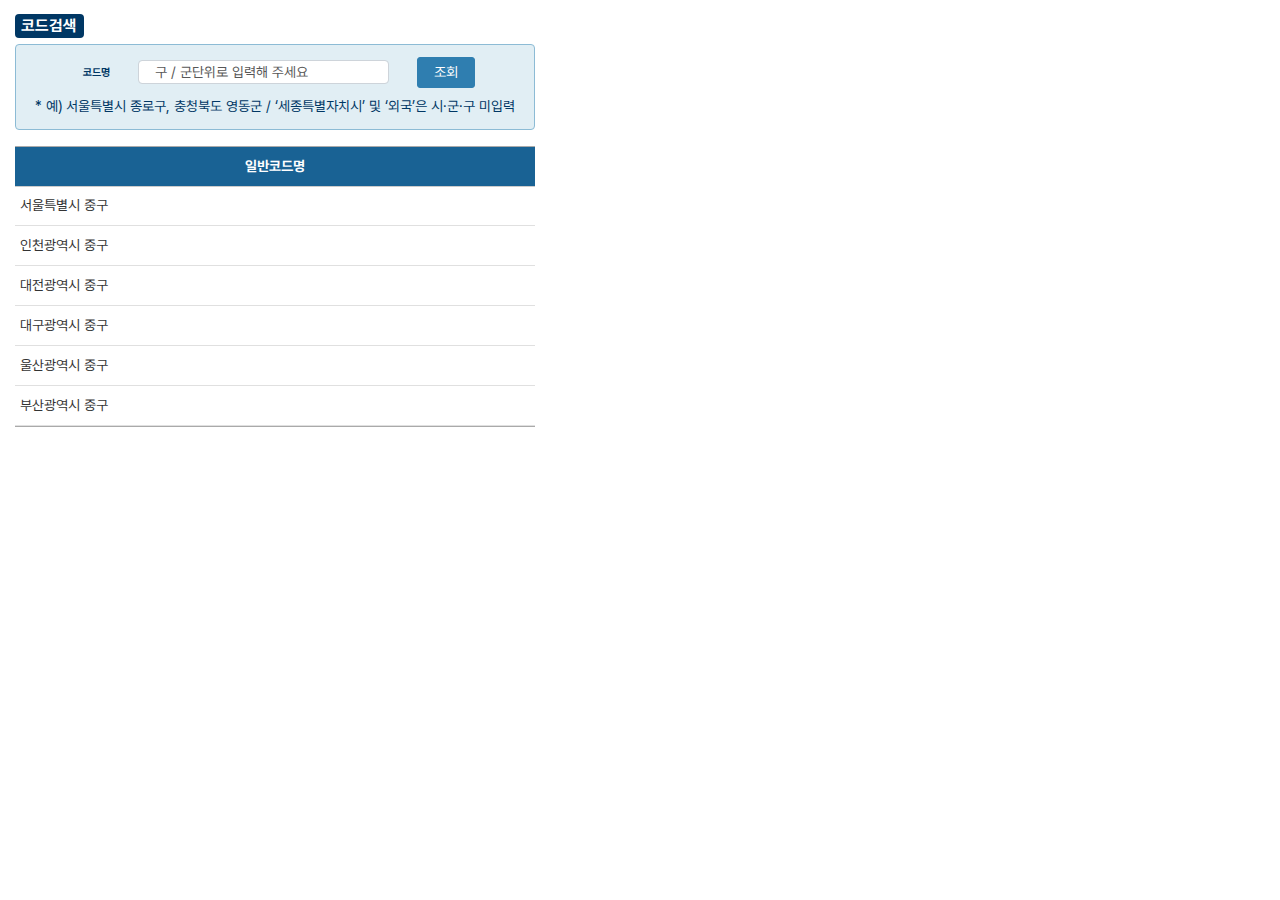
<file: code-search.html>
<!DOCTYPE html>
<html lang="ko">

<head>
  <meta charset="UTF-8" />
  <meta name="viewport" content="width=device-width, initial-scale=1, shrink-to-fit=no" />
  <meta http-equiv="x-ua-compatible" content="ie=edge" />
  <meta content="" name="description">
  <meta content="" name="keywords">
  <title> 공무원 총조사 </title>
  <!-- Favicons -->
  <link rel="icon" href="img/favicon.ico" type="image/x-icon" />
  <!-- Bootstrap CSS Files -->
  <link href="src/bootstrap/css/bootstrap.css" rel="stylesheet">
  <link href="src/bootstrap/css/bootstrap-icons.min.css" rel="stylesheet">
  <!-- Vendor CSS Files -->
  <link rel="stylesheet" as="style" crossorigin href="src/pretendard_variable/pretendardvariable.css" />
  <link rel="stylesheet" href="src/toast-ui.grid/tui-grid.css" >
  <!-- Custom styles -->
  <link href="css/style.css" rel="stylesheet">
  <style>
    body {
      width: 550px;
    }
  </style>
</head>

<body>
  <div>
    <section id="object" class="container pt-2">
      <div class="object-header mb-1">
        <span class="badge badge-primary">코드검색</span>
      </div>
      
      <div class="object-body alert alert-primary text-center px-2">
        <span class="badge badge-primary-sm p-2">코드명</span>
        <input type="text" class="code col-6 form-control px-3 mx-3" title="주소입력" placeholder="구 / 군단위로 입력해 주세요"
          id="_searchKeyword" name="searchKeyword" value="" maxlength="100" data-index="0">
        <button type="button" class="btn btn-primary btn-sm px-3 ml-2">조회</button>
        <div class="code-ex pt-2">
          * 예) 서울특별시 종로구, 충청북도 영동군 / ‘세종특별자치시’ 및 ‘외국’은 시·군·구 미입력
        </div>
      </div>
    </section>


    <section id="toast-grid" class="d-flex justify-content-center pt-3">
      <div class="toast-grid-container ">
        <div id="grid" style="width: 520px;"></div>
      </div>
    </section>
    
  </div>


  <!-- Bootstrap JS Files -->
  <script type="text/javascript" src="js/jquery-3.5.1.slim.min.js"></script>
  <script type="text/javascript" src="src/bootstrap/js/bootstrap.bundle.js"></script>
  <!-- Vendor CSS Files -->
  <script type="text/javascript" src="src/toast-ui.grid/tui-grid.js"></script>
  <!-- Custom scripts -->
  <script type="text/javascript" src="js/code.js"></script>
  <script type="text/javascript" src="js/main.js"></script>
</body>

</html>
</file>
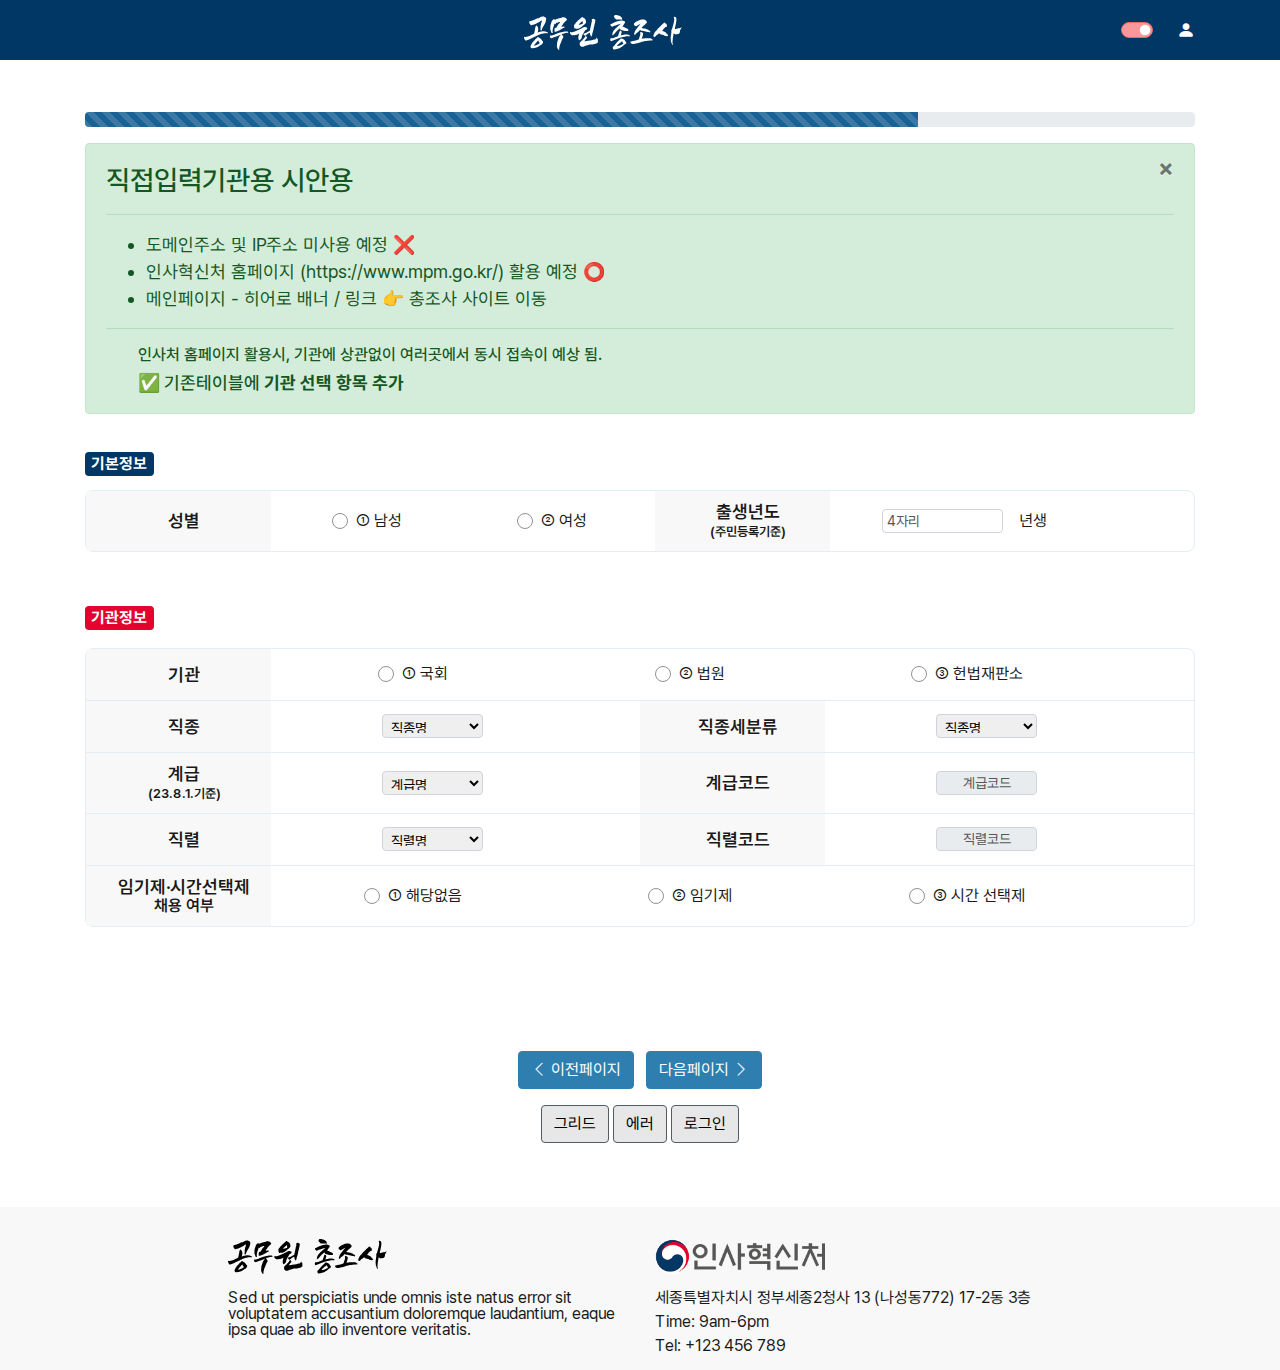
<file: direct.html>
<!DOCTYPE html>
<html lang="ko">

<head>
  <meta charset="UTF-8" />
  <meta name="viewport" content="width=device-width, initial-scale=1, shrink-to-fit=no" />
  <meta http-equiv="x-ua-compatible" content="ie=edge" />
  <meta content="" name="description">
  <meta content="" name="keywords">
  <title> 공무원 총조사 </title>
  <!-- Favicons -->
  <link rel="icon" href="img/favicon.ico" type="image/x-icon" />
  <!-- Bootstrap CSS Files -->
  <link href="src/bootstrap/css/bootstrap.css" rel="stylesheet">
  <link href="src/bootstrap/css/bootstrap-icons.min.css" rel="stylesheet">
  <!-- Vendor CSS Files -->
  <link rel="stylesheet" as="style" crossorigin href="src/pretendard_variable/pretendardvariable.css" />
  <!-- Custom styles -->
  <link href="css/style.css" rel="stylesheet">
</head>

<body>
  <!-- ======= Header ======= -->
  <header class="fixed-top d-flex align-items-center">
    <nav class="container d-flex align-items-center">
      <div class="logo mx-auto">
        <img src="img/logo.svg" style="height: 35px" alt="공무원 총조사 로고" />
      </div>
      <!-- ======= 토클 / 아이콘 ======= -->
      <div class="navicon d-flex align-items-center">
        <div class="form-check form-switch mr-3" id="toggleSwitch">
          <label class="form-check-label" for="toggleSwitch"></label>
          <input class="form-check-input" type="checkbox" id="toggleSwitch" checked="" aria-label="..." />
        </div>
        <a href="login.html">
          <i class="bi bi-person-fill" style="font-size: 18px; color: #fff" alt="로그인"></i></a>
      </div>
    </nav>
  </header>
  <!-- End Header -->

  <!-- ======= Main ======= -->

  <section class="container">
    <section class="pt-8">
      <!-- =======진행 사항 ======= -->
      <div class="progress mt-5 mb-3" style="height: 15px">
        <div class="progress-bar progress-bar-striped progress-bar-animated" role="progressbar" aria-valuenow="75"
          aria-valuemin="0" aria-valuemax="100" style="width: 75%"></div>
      </div>
      <!-- ======= 상단 공지 ======= -->
      <div class="alert alert-success" role="alert">
        <button type="button" class="close" data-dismiss="alert" aria-label="Close">
          <span aria-hidden="true">&times;</span>
        </button>
        <h3 class="alert-heading mt-2">직접입력기관용 시안용</h3>
        <hr />
        <ul class="font-lg">
          <li>도메인주소 및 IP주소 미사용 예정 ❌ </li>
          <li>인사혁신처 홈페이지 (https://www.mpm.go.kr/) 활용 예정 ⭕</li>
          <li>메인페이지 - 히어로 배너 / 링크 👉 총조사 사이트 이동 </li>
        </ul>
        <hr />
        <h6 class="ml-5"> 인사처 홈페이지 활용시, 기관에 상관없이 여러곳에서 동시 접속이 예상 됨. </h6>
        <h5 class="ml-5">✅ 기존테이블에 <b>기관 선택 항목 추가</b></h5>
      </div>
    </section>
  </section>



  <!-- ======= Main ======= -->
  <main>
    <!-- ■ 구분 ■  -->
    <section id="object" class="container pt-5">
      <div class="object-header mb-1">
        <span class="badge badge-primary">기본정보</span>
      </div>
    </section>

    <!-- ======= 기본정보 ======= -->
    <section id="direct" class="container pt-2">
      <section class="form-group">
        <div class="row m-0">
          <form name="ANS_CN_BASICS_1" class="col-lg-6 d-inline-flex p-0">
            <div class="col-4 direct-header">성별</div>
            <div class="col-4 form-check direct-body">
              <input class="form-check-input" type="radio" name="ANS_CN_BASICS_1" id="ans-b-1-1" value="1" />
              <label class="form-check-label" for="ans-b-1-1">① 남성 </label>
            </div>
            <div class="col-4 form-check direct-body">
              <input class="form-check-input" type="radio" name="ANS_CN_BASICS_1" id="ans-b-1-2" value="2" />
              <label class="form-check-label" for="ans-b-1-2">② 여성</label>
            </div>
          </form>
          <form name="ANS_CN_BASICS_1" class="col-lg-6 d-inline-flex">
            <div class="col-4 direct-header">
              <p style="line-height: 1;">출생년도<br>
                <span style="font-size: small;">(주민등록기준)</span>
              </p>
            </div>
            <div class="col-6 form-check direct-body">
              <input class="form-control ml-2 pl-1 col-6" type="text" name="ANS_CN_BASICS_2" min="4" max="4"
                placeholder="4자리">
              <label class="form-check-label ml-3" for="ans-b-2">년생</label>
            </div>
          </form>
        </div>
      </section>
    </section>


    <!-- ■ 구분 ■  -->
    <section id="object" class="container pt-5">
      <div class="object-header mb-1">
        <span class="badge badge-object">기관정보</span>
      </div>
    </section>

    <!-- ======= 기관 정보 ======= -->
    <section id="direct" class="container pt-2">
      <section class="form-group">
        <div class="row m-0 border-bottom border-survay">
          <form name="SRVB_ANS_ID" class="col-lg-12 d-inline-flex p-0">
            <div class="col-2 direct-header">기관</div>
            <div class="col-3 form-check direct-body">
              <input class="form-check-input" type="radio" name="SRVB_ANS_ID" id="ans-id-1" value="1" />
              <label class="form-check-label" for="ans-id-1">① 국회</label>
            </div>
            <div class="col-3 form-check direct-body">
              <input class="form-check-input" type="radio" name="SRVB_ANS_ID" id="ans-id-2" value="2" />
              <label class="form-check-label" for="ans-id-2">② 법원</label>
            </div>
            <div class="col-3 form-check direct-body">
              <input class="form-check-input" type="radio" name="SRVB_ANS_ID" id="ans-id-3" value="3" />
              <label class="form-check-label" for="ans-id-2">③ 헌법재판소</label>
            </div>
            <span class=""></span>
          </form>
        </div>

        <!-- ======= 직종 정보 ======= -->
        <div class="row m-0 border-bottom border-survay">
          <form name="ANS_CN_BASICS_3" class="col-lg-6 d-inline-flex p-0">
            <div class="col-4 direct-header">직종</div>
            <div class="col-7 form-check direct-body">
              <select name="ANS_CN_BASICS_3" id="ans-b-3" class="col-4 p-1">
                <option value="select">직종명</option>
                <option value="1">일반직</option>
                <option value="2">특정직</option>
                <option value="3">별정직</option>
              </select>
            </div>
          </form>
          <form name="ANS_CN_BASICS_8" class="col-lg-6 d-inline-flex p-0">
            <div class="col-4 direct-header">직종세분류</div>
            <div class="col-7 form-check direct-body">
              <select name="ANS_CN_BASICS_8" id="ans-b-3" class="col-4 p-1">
                <option value="select">직종명</option>
                <option value="1">1급내지9급</option>
                <option value="2">연구직</option>
                <option value="3">전문경력관</option>
                <option value="4">전문임기제</option>
                <option value="5">한시임기제</option>
                <option value="6">기타특정직</option>
                <option value="7">법관</option>
                <option value="8">별정</option>
              </select>
            </div>
          </form>
        </div>
        <!-- ======= 계급 정보 ======= -->
        <div class="row m-0 m-0 border-bottom border-survay">
          <form name="ANS_CN_BASICS_5" class="col-lg-6 d-inline-flex p-0">
            <div class="col-4 direct-header">
              <p style="line-height: 1;">계급<br>
                <span style="font-size: small;">(23.8.1.기준)</span>
              </p>
            </div>
            <div class="col-7 form-check direct-body">
              <select name="ANS_CN_BASICS_5" id="ans-b-5" class="col-4 p-1">
                <option value="select">계급명</option>
                <option value="1">1급</option>
                <option value="2">2급</option>
                <option value="3">3급</option>
                <option value="4">4급</option>
                <option value="5">5급</option>
                <option value="6">6급</option>
                <option value="7">7급</option>
                <option value="8">8급</option>
                <option value="9">9급</option>
              </select>
            </div>
          </form>
          <form name="ANS_CN_BASICS_4" class="col-lg-6 d-inline-flex p-0">
            <div class="col-4 direct-header">계급코드</div>
            <div class="col-7 form-check direct-body">
              <input class="form-control col-4 p-2 text-center" type="text" name="ANS_CN_BASICS_4" placeholder="계급코드"
                disabled>
            </div>
          </form>
        </div>
        <!-- ======= 직렬 정보 ======= -->
        <div class="row m-0 border-bottom border-survay">
          <form name="ANS_CN_BASICS_7" class="col-lg-6 d-inline-flex p-0">
            <div class="col-4 direct-header">직렬</div>
            <div class="col-7 form-check direct-body">
              <select name="ANS_CN_BASICS_7" id="ans-b-3" class="col-4 p-1">
                <option value="select">직렬명</option>



                <optgroup label="국회">
                <option value="1">건축</option>
                <option value="2">건축운영</option>
                <option value="3">경위</option>
                <option value="4">기록관리연구</option>
                <option value="5">예산정책연구</option>
                <option value="6">입법조사연구</option>
              </optgroup>
              <optgroup label="법원">
                <option value="7">기록관리연구</option>
                <option value="8">법원경위</option>
                <option value="9">법원사무</option>
                <option value="10">등기사무</option>
              </optgroup>
              <optgroup label="헌법재판소">
                <option value="11">검찰</option>
                <option value="12">관리</option>
                <option value="13">법정경위</option>
                <option value="14">기록연구</option>
              </optgroup>
              </select>
            </div>
          </form>
          <form name="ANS_CN_BASICS_6" class="col-lg-6 d-inline-flex p-0">
            <div class="col-4 direct-header">직렬코드</div>
            <div class="col-7 form-check direct-body">
              <input class="form-control col-4 px-2 text-center" type="text" name="ANS_CN_BASICS_6" placeholder="직렬코드"  disabled>
            </div>
          </form>
        </div>

        <!-- ======= 채용 정보 ======= -->
        <div class="row m-0">
          <form name="ANS_CN_BASICS_13" class="col-lg-12 d-inline-flex p-0">
            <div class="col-2 direct-header">
              <p style="line-height: 1;">임기제·시간선택제<br>
                <span style="font-size: medium;">채용 여부</span>
              </p>
            </div>
            <div class="col-3 form-check direct-body">
              <input class="form-check-input" type="radio" name="ANS_CN_BASICS_13" id="ans-b-5-1" value="1" />
              <label class="form-check-label" for="ans-b-5-1">① 해당없음</label>
            </div>
            <div class="col-3 form-check direct-body">
              <input class="form-check-input" type="radio" name="ANS_CN_BASICS_13" id="ans-b-5-2" value="2" />
              <label class="form-check-label" for="ans-b-5-2">② 임기제</label>
            </div>
            <div class="col-3 form-check direct-body">
              <input class="form-check-input" type="radio" name="ANS_CN_BASICS_13" id="ans-b-5-3" value="3" />
              <label class="form-check-label" for="ans-b-5-3">③ 시간 선택제</label>
            </div>
            <span class=""></span>
          </form>
        </div>

      </section>
    </section>
  </main>

  <div class="pt-6"></div>

  <!-- 하단 버튼 그룹-->
  <section class="container pt-3 mb-5">
    <section id="btn-page" class="d-flex justify-content-md-center mt-5">
      <div class="btn-page">
        <button type="button" class="btn btn-primary mr-2">
          <i class="bi bi-chevron-left"></i> 이전페이지
        </button>
        <button type="button" class="btn btn-primary">
          다음페이지 <i class="bi bi-chevron-right"></i>
        </button>
      </div>
      </div>
    </section>

    <section id="btn-page" class="d-flex justify-content-md-center mt-3">
      <div class="btn-page">
        <button type="button" class="btn btn-secondary" onclick="window.location.href='tui-grid.html'">
          그리드 </button>
        <button type="button" class="btn btn-secondary" onclick="window.location.href='error.html'">
          에러 </button>
        <button type="button" class="btn btn-secondary" onclick="window.location.href='login.html'">
          로그인 </button>
      </div>
    </section>
  </section>

  </main>

  <div class="pt-5"></div>

  <!-- ======= Footer ======= -->
  <footer class="pt-2 pb-2">
    <div class="container-fluid mt-3">
      <div class="row justify-content-md-center">
        <!-- ======= Footer / 좌측 ======= -->
        <div class="col-4">
          <div class="footer-content d-flex">
            <div class="footer-head">
              <div class="footer-logo1 mt-2 ">
                <img src="img/logo.svg" style="height: 35px" alt="공무원 총조사 로고" />
              </div>
              <div class="footer-contacts">
                <p class="mt-3">
                  Sed ut perspiciatis unde omnis iste natus error sit
                  voluptatem accusantium doloremque laudantium, eaque ipsa
                  quae ab illo inventore veritatis.
                </p>
              </div>
            </div>
          </div>
        </div>
        <!-- ======= Footer / 우측 ======= -->
        <div class="col-4">
          <div class="footer-content d-flex">
            <div class="footer-head">
              <div class="footer-logo2 mt-2">
                <img src="img/mpm_logo.png" style="height: 35px" alt="공무원 총조사 로고" />
                <div class="footer-contacts mt-3">
                  <p class="mb-2">
                    세종특별자치시 정부세종2청사 13 (나성동772) 17-2동 3층
                  </p>
                  <p class="mb-2"><span>Time:</span> 9am-6pm</p>
                  <p class="mb-2"><span>Tel:</span> +123 456 789</p>
                </div>
              </div>
            </div>
          </div>
        </div>
      </div>
  </footer>

  <a href="#" class="back-to-top d-flex align-items-center justify-content-center">
    <i class="bi bi-arrow-up-short"></i></a>
  <!-- Bootstrap JS Files -->
  <script type="text/javascript" src="js/jquery-3.5.1.slim.min.js"></script>
  <script type="text/javascript" src="src/bootstrap/js/bootstrap.bundle.js"></script>
  <!-- Vendor CSS Files -->
  <!-- <script type="text/javascript" src="src/toast-ui.grid/tui-grid.js"></script> -->
  <!-- Custom scripts -->
  <script type="text/javascript" src="js/main.js"></script>
</body>

</html>
</file>
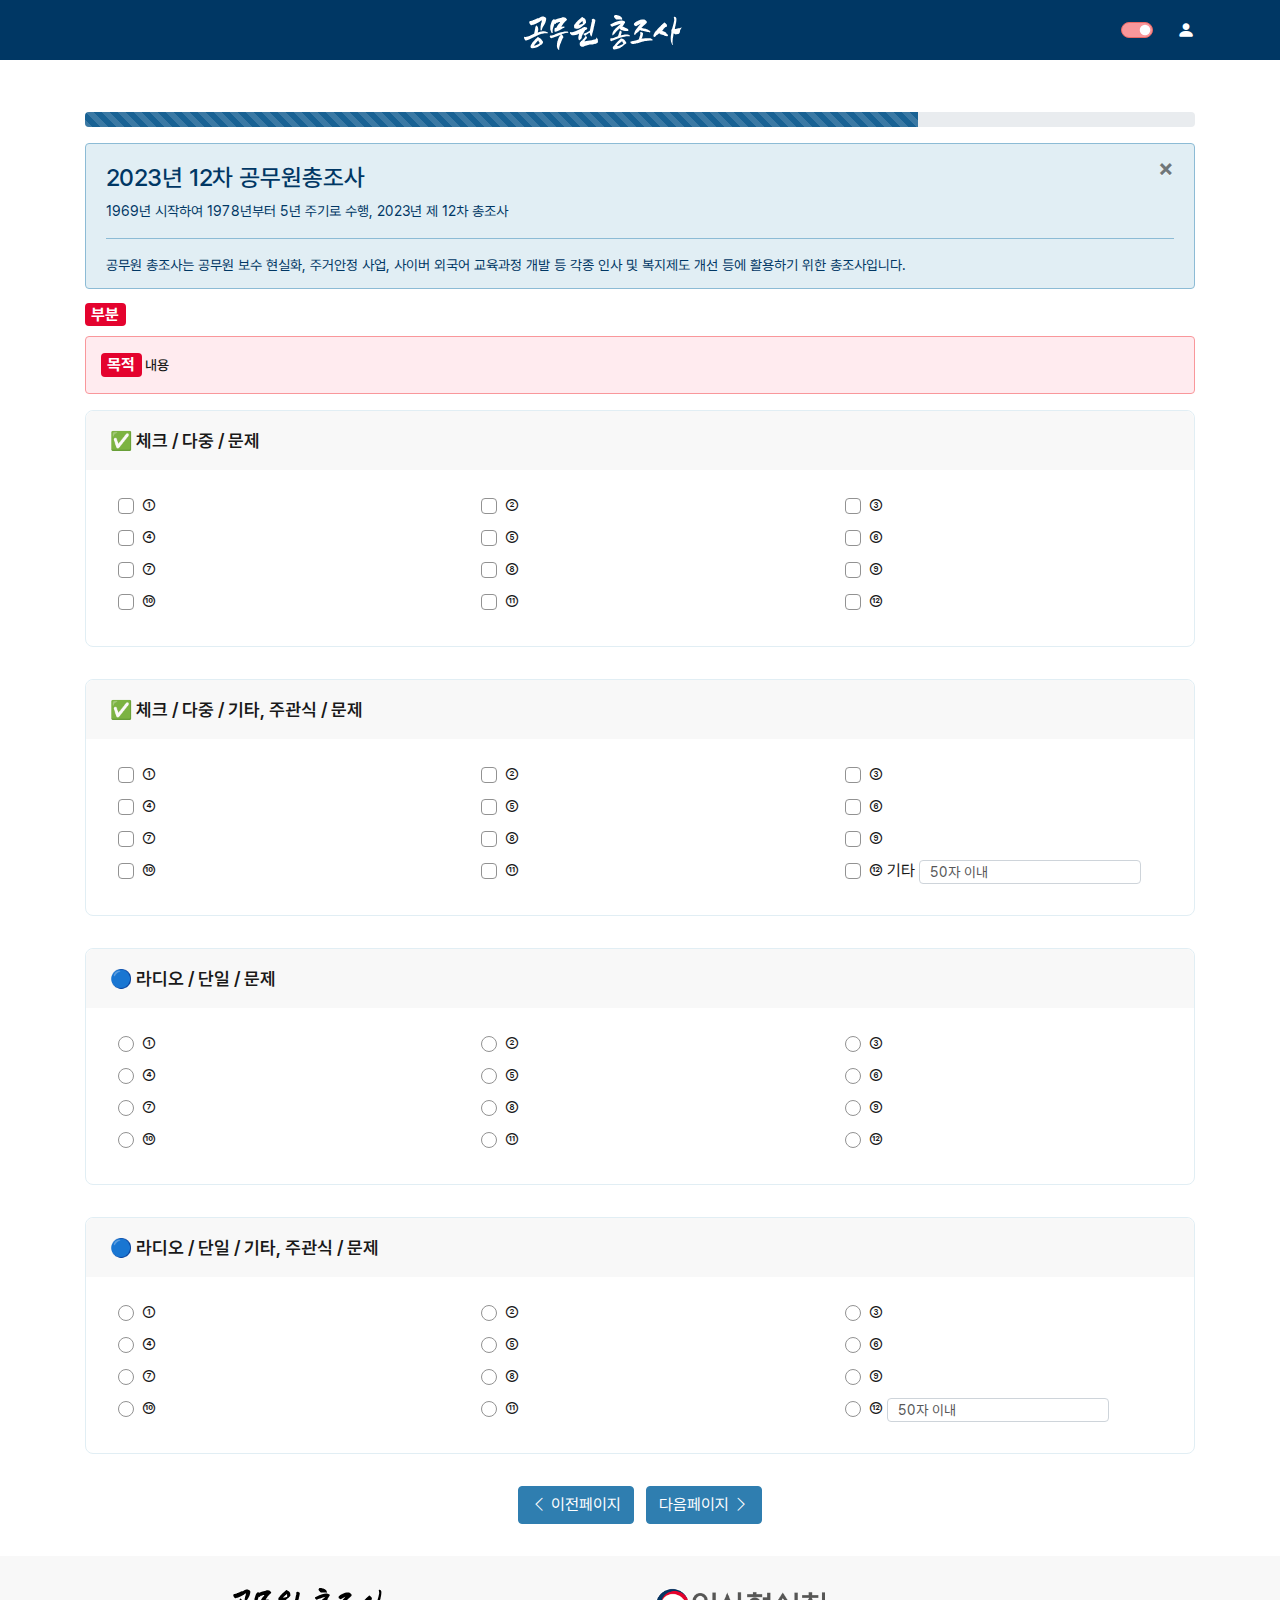
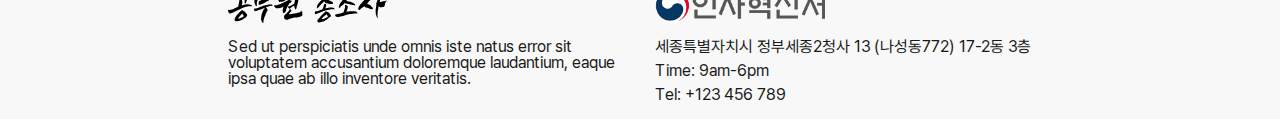
<file: ex.html>
<!DOCTYPE html>
<html lang="ko">

<head>
  <meta charset="UTF-8" />
  <meta name="viewport" content="width=device-width, initial-scale=1, shrink-to-fit=no" />
  <meta http-equiv="x-ua-compatible" content="ie=edge" />
  <meta content="" name="description">
  <meta content="" name="keywords">
  <title> 공무원 총조사 </title>
  <!-- Favicons -->
  <link rel="icon" href="img/favicon.ico" type="image/x-icon" />
  <!-- Bootstrap CSS Files -->
  <link href="src/bootstrap/css/bootstrap.css" rel="stylesheet">
  <link href="src/bootstrap/css/bootstrap-icons.min.css" rel="stylesheet">
  <!-- Vendor CSS Files -->
  <link rel="stylesheet" as="style" crossorigin href="src/pretendard_variable/pretendardvariable.css" />
  <!-- Custom styles -->
  <link href="css/style.css" rel="stylesheet">
</head>

<body>
  <!-- ======= Header ======= -->
  <header class="fixed-top d-flex align-items-center">
    <nav class="container d-flex align-items-center">
      <div class="logo mx-auto">
        <img src="img/logo.svg" style="height: 35px" alt="공무원 총조사 로고" />
      </div>
      <!-- ======= 토클 / 아이콘 ======= -->
      <div class="navicon d-flex align-items-center">
        <div class="form-check form-switch mr-3" id="toggleSwitch">
          <label class="form-check-label" for="toggleSwitch"></label>
          <input class="form-check-input" type="checkbox" id="toggleSwitch" checked="" aria-label="..." />
        </div>
        <a href="login.html">
          <i class="bi bi-person-fill" style="font-size: 18px; color: #fff" alt="로그인"></i></a>
      </div>
    </nav>
  </header>
  <!-- End Header -->

  <!-- ======= Main ======= -->
  <section class="container">
    <section class="pt-8">
      <!-- =======진행 사항 ======= -->
      <div class="progress mt-5 mb-3" style="height: 15px">
        <div class="progress-bar progress-bar-striped progress-bar-animated" role="progressbar" aria-valuenow="75"
          aria-valuemin="0" aria-valuemax="100" style="width: 75%"></div>
      </div>
      <!-- ======= 상단 공지 ======= -->
      <div class="alert alert-primary" role="alert">
        <button type="button" class="close" data-dismiss="alert" aria-label="Close">
          <span aria-hidden="true">&times;</span>
        </button>
        <h4 class="alert-heading mt-2">2023년 12차 공무원총조사</h4>
        <p>
          1969년 시작하여 1978년부터 5년 주기로 수행, 2023년 제 12차 총조사
        </p>
        <hr />
        <p class="mb-0">
          공무원 총조사는 공무원 보수 현실화, 주거안정 사업, 
          사이버 외국어 교육과정 개발 등 각종 인사 및 복지제도 개선 등에 활용하기 위한 총조사입니다.
        </p>
      </div>
    </section>
  </section>

  <main>
    <!-- ■구분 ■ -->
    <section id="object" class="container pt-2">
      <div class="object-header mb-1">
        <span class="badge badge-object">
          부분
        </span>
      </div>
      <div class="object-body alert alert-object">
        <span class="badge badge-object">목적</span>
        내용
      </div>
    </section>

    <!-- 체크 / 다중 -->
    <section class="container pt-3">
      <section id="survay" class="form-group">
        <form>
          <div class="survay-header container" for="check">
            <span>
              ✅ 체크 / 다중 / 문제
            </span>
          </div>
          <div class="row survay-body p-4">
            <div class="form-check col-lg-4 col-md-6">
              <label class="form-check-label" for="check-1">
                ① 
              </label>
              <input class="form-check-input" type="checkbox" name="check" id="check-1" value="1" />
            </div>
            <div class="form-check col-lg-4 col-md-6">
              <label class="form-check-label" for="check-2">
                ② 
              </label>
              <input class="form-check-input" type="checkbox" name="check" id="check-2" value=" 2" />
            </div>
            <div class="form-check col-lg-4 col-md-6">
              <label class="form-check-label" for="check-3">
                ③ 
              </label>
              <input class="form-check-input" type="checkbox" name="check" id="check-3" value=" 3" />
            </div>
            <div class="form-check col-lg-4 col-md-6">
              <label class="form-check-label" for="check-4">
                ④ 
              </label>
              <input class="form-check-input" type="checkbox" name="check" id="check-4" value="4" />
            </div>
            <div class="form-check col-lg-4 col-md-6">
              <label class="form-check-label" for="check-5">
                ⑤ 
              </label>
              <input class="form-check-input" type="checkbox" name="check" id="check-5" value="5" />
            </div>
            <div class="form-check col-lg-4 col-md-6">
              <label class="form-check-label" for="check-6">
                ⑥ 
              </label>
              <input class="form-check-input" type="checkbox" name="check" id="check-6" value="6" />
            </div>
            <div class="form-check col-lg-4 col-md-6">
              <label class="form-check-label" for="check-7">
                ⑦ 
              </label>
              <input class="form-check-input" type="checkbox" name="check" id="check-7" value="7" />
            </div>
            <div class="form-check col-lg-4 col-md-6">
              <label class="form-check-label" for="check-8">
                ⑧ 
              </label>
              <input class="form-check-input" type="checkbox" name="check" id="check-8" value="8" />
            </div>
            <div class="form-check col-lg-4 col-md-6">
              <label class="form-check-label" for="check-9">
                ⑨ 
              </label>
              <input class="form-check-input" type="checkbox" name="check" id="check-9" value="9" />
            </div>
            <div class="form-check col-lg-4 col-md-6">
              <label class="form-check-label" for="check-10">
                ⑩ 
              </label>
              <input class="form-check-input" type="checkbox" name="check" id="check-10" value="10" />
            </div>
            <div class="form-check col-lg-4 col-md-6">
              <label class="form-check-label" for="check-11">
                ⑪ 
              </label>
              <input class="form-check-input" type="checkbox" name="check" id="check-11" value="11" />
            </div>
            <div class="form-check col-lg-4 col-md-6">
              <label class="form-check-label" for="check-12">
                ⑫ 
              </label>
              <input class="form-check-input" type="checkbox" name="check" id="check-12" value="12" />
            </div>
          </div>
        </form>
      </section>
    </section>

    <!-- 체크 / 다중 / 기타, 주관식 -->
    <section class="container pt-3">
      <section id="survay" class="form-group">
        <form>
        <div class="survay-header container" for="check">
          <span>
            ✅ 체크 / 다중 / 기타, 주관식 / 문제
          </span>
        </div>
        <div class="row survay-body p-4">
          <div class="form-check col-lg-4 col-md-6">
            <label class="form-check-label" for="check-1">
              ① 
            </label>
            <input class="form-check-input" type="checkbox" name="check" id="check-1" value="1" />
          </div>
          <div class="form-check col-lg-4 col-md-6">
            <label class="form-check-label" for="check-2">
              ② 
            </label>
            <input class="form-check-input" type="checkbox" name="check" id="check-2" value=" 2" />
          </div>
          <div class="form-check col-lg-4 col-md-6">
            <label class="form-check-label" for="check-3">
              ③ 
            </label>
            <input class="form-check-input" type="checkbox" name="check" id="check-3" value=" 3" />
          </div>
          <div class="form-check col-lg-4 col-md-6">
            <label class="form-check-label" for="check-4">
              ④ 
            </label>
            <input class="form-check-input" type="checkbox" name="check" id="check-4" value="4" />
          </div>
          <div class="form-check col-lg-4 col-md-6">
            <label class="form-check-label" for="check-5">
              ⑤ 
            </label>
            <input class="form-check-input" type="checkbox" name="check" id="check-5" value="5" />
          </div>
          <div class="form-check col-lg-4 col-md-6">
            <label class="form-check-label" for="check-6">
              ⑥ 
            </label>
            <input class="form-check-input" type="checkbox" name="check" id="check-6" value="6" />
          </div>
          <div class="form-check col-lg-4 col-md-6">
            <label class="form-check-label" for="check-7">
              ⑦ 
            </label>
            <input class="form-check-input" type="checkbox" name="check" id="check-7" value="7" />
          </div>
          <div class="form-check col-lg-4 col-md-6">
            <label class="form-check-label" for="check-8">
              ⑧ 
            </label>
            <input class="form-check-input" type="checkbox" name="check" id="check-8" value="8" />
          </div>
          <div class="form-check col-lg-4 col-md-6">
            <label class="form-check-label" for="check-9">
              ⑨ 
            </label>
            <input class="form-check-input" type="checkbox" name="check" id="check-9" value="9" />
          </div>
          <div class="form-check col-lg-4 col-md-6">
            <label class="form-check-label" for="check-10">
              ⑩ 
            </label>
            <input class="form-check-input" type="checkbox" name="check" id="check-10" value="10" />
          </div>
          <div class="form-check col-lg-4 col-md-6">
            <label class="form-check-label" for="check-11">
              ⑪ 
            </label>
            <input class="form-check-input" type="checkbox" name="check" id="check-11" value="11" />
          </div>
          <div class="form-check col-lg-4 col-md-6">
            <label class="form-check-label" for="check-12">
              ⑫ 기타
            </label>
            <input class="form-check-input" type="checkbox" name="check" id="check-12" value="12" />
            <input type="text" name="testdis" class="form-control col-8" placeholder="50자 이내">
          </div>
        </div>
        </form>
      </section>
    </section>

    <!-- 라디오 / 단일 -->
    <section class="container pt-3">
      <section id="survay" class="form-group">
        <form>
        <div class="survay-header container" for="radios">
          <span>
            🔵 라디오 / 단일 / 문제
          </span>
        </div>
        <div class="row survay-body p-4">
          <div class="form-check col-lg-4 col-md-6">
            <label class="form-check-label" for="radios-1">
              ① 
            </label>
            <input class="form-check-input" type="radio" name="radios" id="radios-1" value="1" />
          </div>
          <div class="form-check col-lg-4 col-md-6">
            <label class="form-check-label" for="radios-2">
              ② 
            </label>
            <input class="form-check-input" type="radio" name="radios" id="radios-2" value="2" />
          </div>
          <div class="form-check col-lg-4 col-md-6">
            <label class="form-check-label" for="radios-3">
              ③ 
            </label>
            <input class="form-check-input" type="radio" name="radios" id="radios-3" value="3" />
          </div>
          <div class="form-check col-lg-4 col-md-6">
            <label class="form-check-label" for="radios-4">
              ④ 
            </label>
            <input class="form-check-input" type="radio" name="radios" id="radios-4" value="4" />
          </div>
          <div class="form-check col-lg-4 col-md-6">
            <label class="form-check-label" for="radios-5">
              ⑤ 
            </label>
            <input class="form-check-input" type="radio" name="radios" id="radios-5" value="5" />
          </div>
          <div class="form-check col-lg-4 col-md-6">
            <label class="form-check-label" for="radios-6">
              ⑥ 
            </label>
            <input class="form-check-input" type="radio" name="radios" id="radios-6" value="6" />
          </div>
          <div class="form-check col-lg-4 col-md-6">
            <label class="form-check-label" for="radios-7">
              ⑦ 
            </label>
            <input class="form-check-input" type="radio" name="radios" id="radios-7" value="7" />
          </div>
          <div class="form-check col-lg-4 col-md-6">
            <label class="form-check-label" for="radios-8">
              ⑧ 
            </label>
            <input class="form-check-input" type="radio" name="radios" id="radios-8" value="8" />
          </div>
          <div class="form-check col-lg-4 col-md-6">
            <label class="form-check-label" for="radios-9">
              ⑨ 
            </label>
            <input class="form-check-input" type="radio" name="radios" id="radios-9" value="9" />
          </div>
          <div class="form-check col-lg-4 col-md-6">
            <label class="form-check-label" for="radios-10">
              ⑩ 
            </label>
            <input class="form-check-input" type="radio" name="radios" id="radios-10" value="10" />
          </div>
          <div class="form-check col-lg-4 col-md-6">
            <label class="form-check-label" for="radios-11">
              ⑪ 
            </label>
            <input class="form-check-input" type="radio" name="radios" id="radios-11" value="11" />
          </div>
          <div class="form-check col-lg-4 col-md-6">
            <label class="form-check-label" for="radios-12">
              ⑫ 
            </label>
            <input class="form-check-input" type="radio" name="radios" id="radios-12" value="12" />
          </div>
        </div>
        </form>
      </section>
    </section>

    <!-- 라디오 / 단일 / 기타, 주관식 -->
    <section class="container pt-3">
      <section id="survay" class="form-group">
        <form>
        <div class="survay-header container" for="radios">
          <span>
            🔵 라디오 / 단일 / 기타, 주관식 / 문제
          </span>
        </div>
        <div class="row survay-body p-4">
          <div class="form-check col-lg-4 col-md-6">
            <label class="form-check-label" for="radios-1">
              ① 
            </label>
            <input class="form-check-input" type="radio" name="radios" id="radios-1" value="1" />
          </div>
          <div class="form-check col-lg-4 col-md-6">
            <label class="form-check-label" for="radios-2">
              ② 
            </label>
            <input class="form-check-input" type="radio" name="radios" id="radios-2" value="2" />
          </div>
          <div class="form-check col-lg-4 col-md-6">
            <label class="form-check-label" for="radios-3">
              ③ 
            </label>
            <input class="form-check-input" type="radio" name="radios" id="radios-3" value="3" />
          </div>
          <div class="form-check col-lg-4 col-md-6">
            <label class="form-check-label" for="radios-4">
              ④ 
            </label>
            <input class="form-check-input" type="radio" name="radios" id="radios-4" value="4" />
          </div>
          <div class="form-check col-lg-4 col-md-6">
            <label class="form-check-label" for="radios-5">
              ⑤ 
            </label>
            <input class="form-check-input" type="radio" name="radios" id="radios-5" value="5" />
          </div>
          <div class="form-check col-lg-4 col-md-6">
            <label class="form-check-label" for="radios-6">
              ⑥ 
            </label>
            <input class="form-check-input" type="radio" name="radios" id="radios-6" value="6" />
          </div>
          <div class="form-check col-lg-4 col-md-6">
            <label class="form-check-label" for="radios-7">
              ⑦ 
            </label>
            <input class="form-check-input" type="radio" name="radios" id="radios-7" value="7" />
          </div>
          <div class="form-check col-lg-4 col-md-6">
            <label class="form-check-label" for="radios-8">
              ⑧ 
            </label>
            <input class="form-check-input" type="radio" name="radios" id="radios-8" value="8" />
          </div>
          <div class="form-check col-lg-4 col-md-6">
            <label class="form-check-label" for="radios-9">
              ⑨ 
            </label>
            <input class="form-check-input" type="radio" name="radios" id="radios-9" value="9" />
          </div>
          <div class="form-check col-lg-4 col-md-6">
            <label class="form-check-label" for="radios-10">
              ⑩ 
            </label>
            <input class="form-check-input" type="radio" name="radios" id="radios-10" value="10" />
          </div>
          <div class="form-check col-lg-4 col-md-6">
            <label class="form-check-label" for="radios-11">
              ⑪ 
            </label>
            <input class="form-check-input" type="radio" name="radios" id="radios-11" value="11" />
          </div>
          <div class="form-check col-lg-4 col-md-6">
            <label class="form-check-label" for="radios-12">
              ⑫ 
            </label>
            <input class="form-check-input" type="radio" name="radios" id="radios-12" value="12" />
            <input type="text" name="testdis" class="form-control col-8" placeholder="50자 이내">
            </label>
          </div>
        </div>
        </form>
      </section>
    </section>




    <!-- 하단 버튼 그룹-->
    <section class="container pt-3 mb-5">
      <section id="btn-page" class="d-flex justify-content-center">
        <div class="btn-page">
          <button type="button" class="btn btn-primary mr-2">
            <i class="bi bi-chevron-left"></i> 이전페이지
          </button>
          <button type="button" class="btn btn-primary">
            다음페이지 <i class="bi bi-chevron-right"></i>
          </button>
        </div>
      </section>
    </section>
  </main>



  <!-- ======= Footer ======= -->


  <!-- ======= Footer ======= -->
  <footer class="pt-2 pb-2">
    <div class="container-fluid mt-3">
      <div class="row justify-content-md-center">
        <!-- ======= Footer / 좌측 ======= -->
        <div class="col-4">
          <div class="footer-content d-flex">
            <div class="footer-head">
              <div class="footer-logo1 mt-2 ">
                <img src="img/logo.svg" style="height: 35px" alt="공무원 총조사 로고" />
              </div>
              <div class="footer-contacts">
                <p class="mt-3">
                  Sed ut perspiciatis unde omnis iste natus error sit
                  voluptatem accusantium doloremque laudantium, eaque ipsa
                  quae ab illo inventore veritatis.
                </p>
              </div>
            </div>
          </div>
        </div>
        <!-- ======= Footer / 우측 ======= -->
        <div class="col-4">
          <div class="footer-content d-flex">
            <div class="footer-head">
              <div class="footer-logo2 mt-2">
                <img src="img/mpm_logo.png" style="height: 35px" alt="공무원 총조사 로고" />
                <div class="footer-contacts mt-3">
                  <p class="mb-2">
                    세종특별자치시 정부세종2청사 13 (나성동772) 17-2동 3층
                  </p>
                  <p class="mb-2"><span>Time:</span> 9am-6pm</p>
                  <p class="mb-2"><span>Tel:</span> +123 456 789</p>
                </div>
              </div>
            </div>
          </div>
        </div>
      </div>
  </footer>

  <a href="#" class="back-to-top d-flex align-items-center justify-content-center">
    <i class="bi bi-arrow-up-short"></i></a>
  <!-- Bootstrap JS Files -->
  <script type="text/javascript" src="js/jquery-3.5.1.slim.min.js"></script>
  <script type="text/javascript" src="src/bootstrap/js/bootstrap.bundle.js"></script>
  <!-- Vendor CSS Files -->
  <!-- <script type="text/javascript" src="src/toast-ui.grid/tui-grid.js"></script> -->
  <!-- Custom scripts -->
  <script type="text/javascript" src="js/main.js"></script>
</body>

</html>
</file>
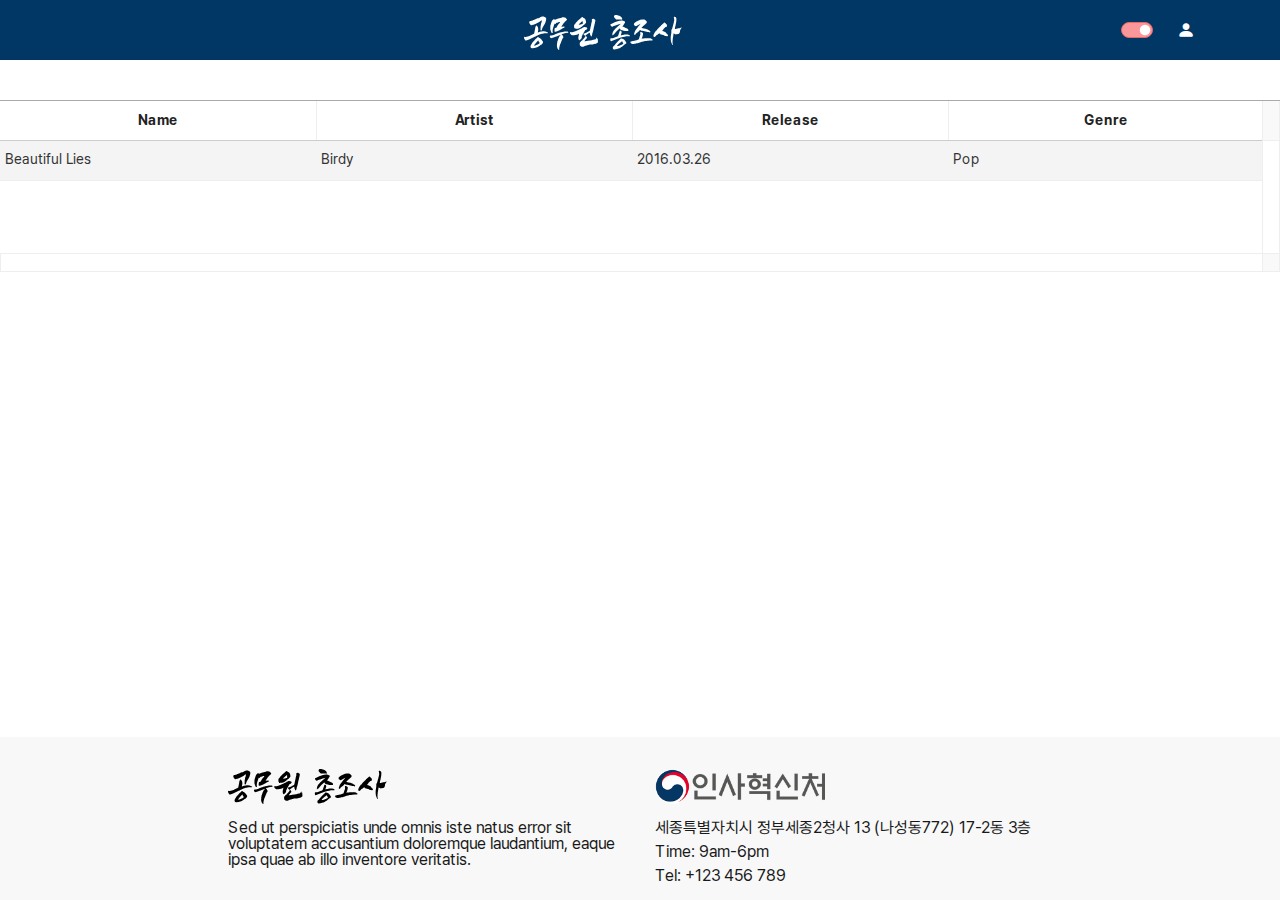
<file: grid.html>
<!DOCTYPE html>
<html lang="ko">

<head>
  <meta charset="UTF-8" />
  <meta name="viewport" content="width=device-width, initial-scale=1, shrink-to-fit=no" />
  <meta http-equiv="x-ua-compatible" content="ie=edge" />
  <meta content="" name="description">
  <meta content="" name="keywords">
  <title> 공무원 총조사 </title>
  <!-- Favicons -->
  <link rel="icon" href="img/favicon.ico" type="image/x-icon" />
  <!-- Bootstrap CSS Files -->
  <link href="src/bootstrap/css/bootstrap.css" rel="stylesheet">
  <link href="src/bootstrap/css/bootstrap-icons.min.css" rel="stylesheet">
  <!-- Vendor CSS Files -->
  <link rel="stylesheet" as="style" crossorigin href="src/pretendard_variable/pretendardvariable.css" />
  <link href="src/toast-ui.grid/tui-grid.css" rel="stylesheet">
  <!-- Custom styles -->
  <link href="css/style.css" rel="stylesheet">
</head>

<body>
  <!-- ======= Header ======= -->
  <header class="fixed-top d-flex justify-content-md-center">
    <nav class="container d-flex align-items-center">
      <div class="logo mx-auto">
        <img src="img/logo.svg" style="height: 35px" alt="공무원 총조사 로고" />
      </div>
      <!-- ======= 토클 / 아이콘 ======= -->
      <div class="navicon d-flex align-items-center">
        <div class="form-check form-switch mr-3" id="toggleSwitch">
          <label class="form-check-label" for="toggleSwitch"></label>
          <input class="form-check-input" type="checkbox" id="toggleSwitch" checked="" aria-label="..." />
        </div>
        <a href="login.html">
          <i class="bi bi-person-fill" style="font-size: 18px; color: #fff" alt="로그인"></i></a>
      </div>
    </nav>
  </header>
  <!-- End Header -->
  

  <section id="toast-grid">
    <div class="toast-grid-container pt-10">
      <div id="grid"></div>
    </div>
  </section>



  <!-- ======= Footer ======= -->
  <footer class="fixed-bottom pt-2 pb-2">
    <div class="container-fluid mt-3">
      <div class="row justify-content-md-center">
        <!-- ======= Footer / 좌측 ======= -->
        <div class="col-4">
          <div class="footer-content d-flex">
            <div class="footer-head">
              <div class="footer-logo1 mt-2 ">
                <img src="img/logo.svg" style="height: 35px" alt="공무원 총조사 로고" />
              </div>
              <div class="footer-contacts">
                <p class="mt-3">
                  Sed ut perspiciatis unde omnis iste natus error sit
                  voluptatem accusantium doloremque laudantium, eaque ipsa
                  quae ab illo inventore veritatis.
                </p>
              </div>
            </div>
          </div>
        </div>
        <!-- ======= Footer / 우측 ======= -->
        <div class="col-4">
          <div class="footer-content d-flex">
            <div class="footer-head">
              <div class="footer-logo2 mt-2">
                <img src="img/mpm_logo.png" style="height: 35px" alt="공무원 총조사 로고" />
                <div class="footer-contacts mt-3">
                  <p class="mb-2">
                    세종특별자치시 정부세종2청사 13 (나성동772) 17-2동 3층
                  </p>
                  <p class="mb-2"><span>Time:</span> 9am-6pm</p>
                  <p class="mb-2"><span>Tel:</span> +123 456 789</p>
                </div>
              </div>
            </div>
          </div>
        </div>
      </div>
  </footer>

  <a href="#" class="back-to-top d-flex align-items-center justify-content-center">
    <i class="bi bi-arrow-up-short"></i></a>
  <!-- Bootstrap JS Files -->
  <script type="text/javascript" src="js/jquery-3.5.1.slim.min.js"></script>
  <script type="text/javascript" src="src/bootstrap/js/bootstrap.bundle.js"></script>
  <!-- Vendor CSS Files -->
  <script type="text/javascript" src="src/toast-ui.grid/tui-grid.js"></script>
  <!-- Custom scripts -->
  <script type="text/javascript" src="js/main.js"></script>
</body>

</html>
</file>
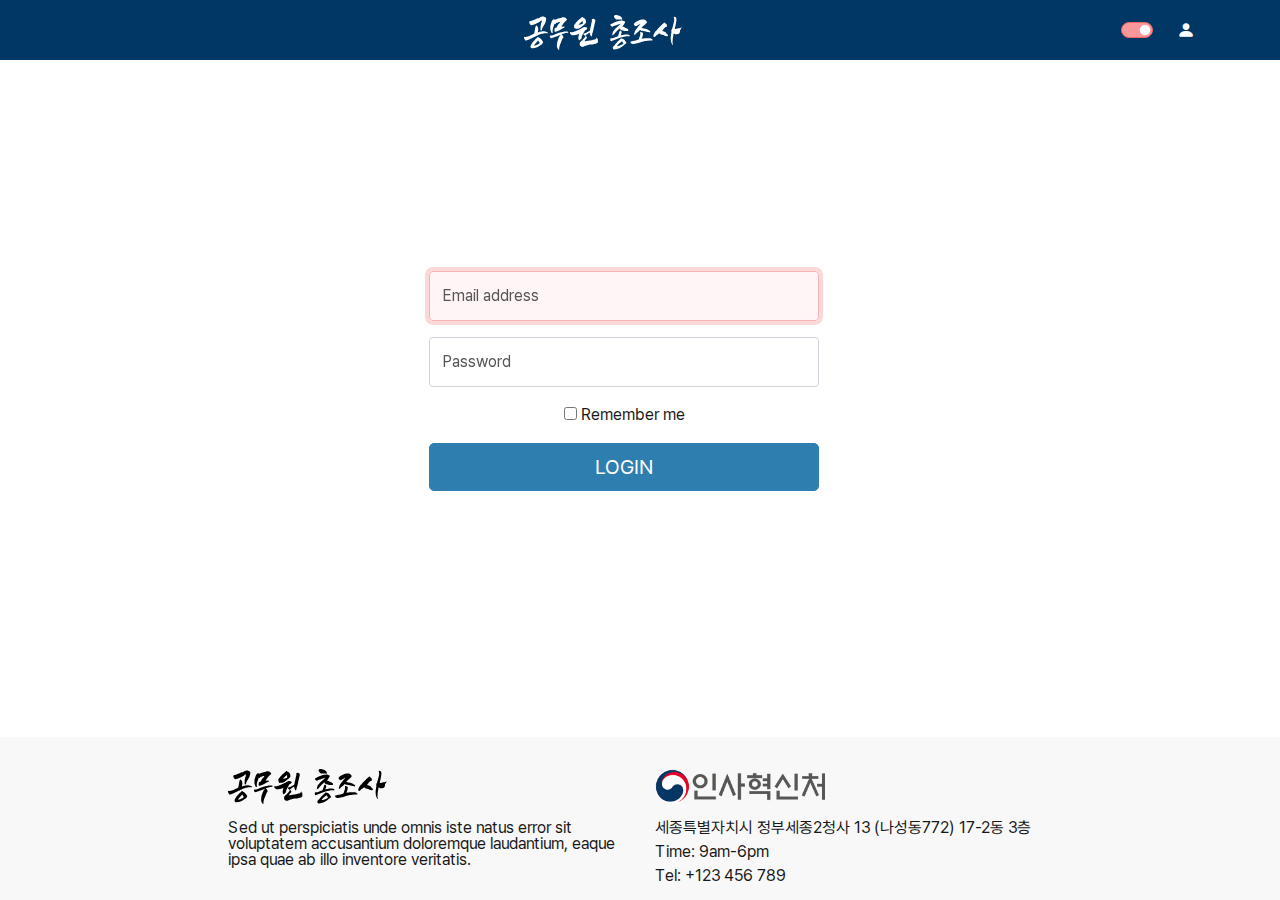
<file: login.html>
<!DOCTYPE html>
<html lang="ko">

<head>
  <meta charset="UTF-8" />
  <meta name="viewport" content="width=device-width, initial-scale=1, shrink-to-fit=no" />
  <meta http-equiv="x-ua-compatible" content="ie=edge" />
  <meta content="" name="description">
  <meta content="" name="keywords">
  <title> 공무원 총조사 </title>
  <!-- Favicons -->
  <link rel="icon" href="img/favicon.ico" type="image/x-icon" />
  <!-- Bootstrap CSS Files -->
  <link href="src/bootstrap/css/bootstrap.css" rel="stylesheet">
  <link href="src/bootstrap/css/bootstrap-icons.min.css" rel="stylesheet">
  <!-- Vendor CSS Files -->
  <link rel="stylesheet" as="style" crossorigin href="src/pretendard_variable/pretendardvariable.css" />
  <!-- Custom styles -->
  <link href="css/style.css" rel="stylesheet">
</head>

<body>
  <!-- ======= Header ======= -->
  <header class="fixed-top d-flex align-items-center">
    <nav class="container d-flex align-items-center">
      <div class="logo mx-auto">
        <img src="img/logo.svg" style="height: 35px" alt="공무원 총조사 로고" />
      </div>
      <!-- ======= 토클 / 아이콘 ======= -->
      <div class="navicon d-flex align-items-center">
        <div class="form-check form-switch mr-3" id="toggleSwitch">
          <label class="form-check-label" for="toggleSwitch"></label>
          <input class="form-check-input" type="checkbox" id="toggleSwitch" checked="" aria-label="..." />
        </div>
        <a href="login.html">
          <i class="bi bi-person-fill" style="font-size: 18px; color: #fff" alt="로그인"></i></a>
      </div>
    </nav>
  </header>
  <!-- End Header -->

  <!-- ======= main ======= -->
  <main class="mr-5">
    <section id="login container-fluid">
      <div class="login-container pt-16">

        <form class="form-login mb-3">
          <div class="text-center mb-4">
            <div class="form-label-group">
              <input type="email" id="inputEmail" class="form-control" placeholder="Email" required autofocus>
              <label for="inputEmail">Email address</label>
            </div>

            <div class="form-label-group">
              <input type="password" id="inputPassword" class="form-control" placeholder="Password" required>
              <label for="inputPassword">Password</label>
            </div>

            <div class="checkbox mb-3">
              <label>
                <input type="checkbox" value="remember-me"> Remember me
              </label>
            </div>
            <button class="btn btn-lg btn-primary btn-block" type="submit">LOGIN</button>
        </form>
      </div>
    </section>
  </main>



  <!-- ======= Footer ======= -->
  <footer class="fixed-bottom footer-area pt-2 pb-2">
    <div class="container-fluid mt-3">
      <div class="row justify-content-md-center">
        <!-- ======= Footer / 좌측 ======= -->
        <div class="col-4">
          <div class="footer-content d-flex">
            <div class="footer-head">
              <div class="footer-logo1 mt-2 ">
                <img src="img/logo.svg" style="height: 35px" alt="공무원 총조사 로고" />
              </div>
              <div class="footer-contacts">
                <p class="mt-3">
                  Sed ut perspiciatis unde omnis iste natus error sit
                  voluptatem accusantium doloremque laudantium, eaque ipsa
                  quae ab illo inventore veritatis.
                </p>
              </div>
            </div>
          </div>
        </div>
        <!-- ======= Footer / 우측 ======= -->
        <div class="col-4">
          <div class="footer-content d-flex">
            <div class="footer-head">
              <div class="footer-logo2 mt-2">
                <img src="img/mpm_logo.png" style="height: 35px" alt="공무원 총조사 로고" />
                <div class="footer-contacts mt-3">
                  <p class="mb-2">
                    세종특별자치시 정부세종2청사 13 (나성동772) 17-2동 3층
                  </p>
                  <p class="mb-2"><span>Time:</span> 9am-6pm</p>
                  <p class="mb-2"><span>Tel:</span> +123 456 789</p>
                </div>
              </div>
            </div>
          </div>
        </div>
      </div>
  </footer>

  <a href="#" class="back-to-top d-flex align-items-center justify-content-center">
    <i class="bi bi-arrow-up-short"></i></a>
  <!-- Bootstrap JS Files -->
  <script type="text/javascript" src="js/jquery-3.5.1.slim.min.js"></script>
  <script type="text/javascript" src="src/bootstrap/js/bootstrap.bundle.js"></script>
  <!-- Vendor CSS Files -->
  <script type="text/javascript" src="src/toast-ui.grid/tui-grid.js"></script>
  <!-- Custom scripts -->
  <script type="text/javascript" src="js/main.js"></script>
</body>

</html>
</file>
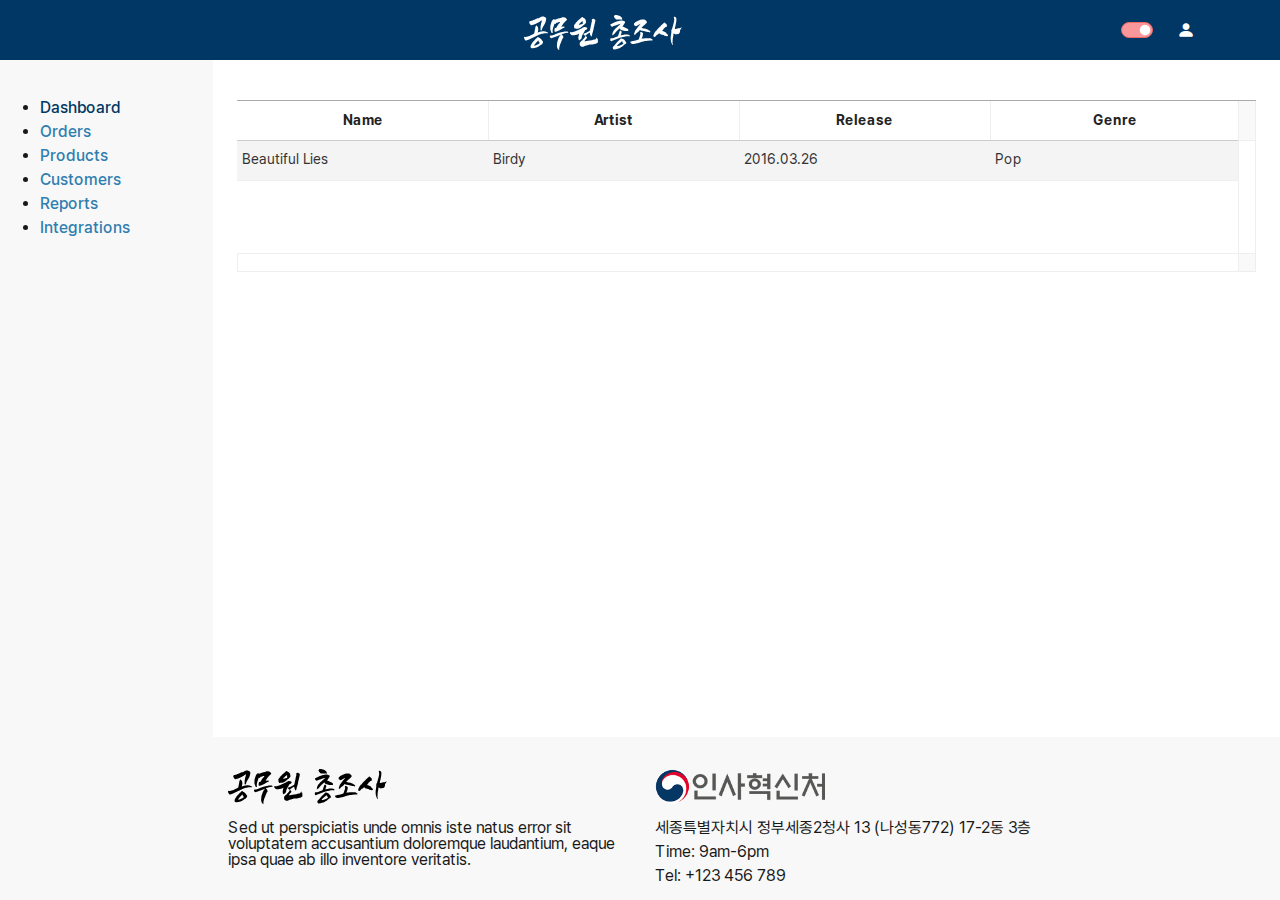
<file: tui-grid.html>
<!DOCTYPE html>
<html lang="ko">

<head>
  <meta charset="UTF-8" />
  <meta name="viewport" content="width=device-width, initial-scale=1, shrink-to-fit=no" />
  <meta http-equiv="x-ua-compatible" content="ie=edge" />
  <meta content="" name="description">
  <meta content="" name="keywords">
  <title> 공무원 총조사 </title>
  <!-- Favicons -->
  <link rel="icon" href="img/favicon.ico" type="image/x-icon" />
  <!-- Bootstrap CSS Files -->
  <link href="src/bootstrap/css/bootstrap.css" rel="stylesheet">
  <link href="src/bootstrap/css/bootstrap-icons.min.css" rel="stylesheet">
  <!-- Vendor CSS Files -->
  <link rel="stylesheet" as="style" crossorigin href="src/pretendard_variable/pretendardvariable.css" />
  <link href="src/toast-ui.grid/tui-grid.css" rel="stylesheet">
  <!-- Custom styles -->
  <link href="css/style.css" rel="stylesheet">
</head>

<body>
  <!-- ======= Header ======= -->
  <header class="fixed-top d-flex justify-content-md-center">
    <nav class="container d-flex align-items-center">
      <div class="logo mx-auto">
        <img src="img/logo.svg" style="height: 35px" alt="공무원 총조사 로고" />
      </div>
      <!-- ======= 토클 / 아이콘 ======= -->
      <div class="navicon d-flex align-items-center">
        <div class="form-check form-switch mr-3" id="toggleSwitch">
          <label class="form-check-label" for="toggleSwitch"></label>
          <input class="form-check-input" type="checkbox" id="toggleSwitch" checked="" aria-label="..." />
        </div>
        <a href="login.html">
          <i class="bi bi-person-fill" style="font-size: 18px; color: #fff" alt="로그인"></i></a>
      </div>
    </nav>
  </header>
  <!-- End Header -->

  <div class="container-fluid">
    <div class="row">
      <div id="sidebarMenu" class="col-md-3 col-lg-2 d-md-block sidebar collapse">
        <div class="sidebar-sticky pt-5">
          <ul class="side-nav flex-column">
            <li class="side-nav-item mt-3">
              <a class="side-nav-link active" href="#">
                <span data-feather="home"></span>
                Dashboard <span class="sr-only">(current)</span>
              </a>
            </li>
            <li class="side-nav-item">
              <a class="side-nav-link" href="#">
                <span data-feather="file"></span>
                Orders
              </a>
            </li>
            <li class="side-nav-item">
              <a class="side-nav-link" href="#">
                <span data-feather="shopping-cart"></span>
                Products
              </a>
            </li>
            <li class="side-nav-item">
              <a class="side-nav-link" href="#">
                <span data-feather="users"></span>
                Customers
              </a>
            </li>
            <li class="side-nav-item">
              <a class="side-nav-link" href="#">
                <span data-feather="bar-chart-2"></span>
                Reports
              </a>
            </li>
            <li class="side-nav-item">
              <a class="side-nav-link" href="#">
                <span data-feather="layers"></span>
                Integrations
              </a>
            </li>
          </ul>
        </div>
      </div>

      <main role="main" class="col-md-9 ml-sm-auto col-lg-10 px-md-4">

        <section id="toast-grid">
          <div class="toast-grid-container pt-10">
            <div id="grid"></div>
          </div>
        </section>


    </div>
    </main>
  </div>



  <!-- ======= Footer ======= -->
  <footer class="fixed-bottom footer-area pt-2 pb-2">
    <div class="container-fluid mt-3">
      <div class="row justify-content-md-center">
        <!-- ======= Footer / 좌측 ======= -->
        <div class="col-4">
          <div class="footer-content d-flex">
            <div class="footer-head">
              <div class="footer-logo1 mt-2 ">
                <img src="img/logo.svg" style="height: 35px" alt="공무원 총조사 로고" />
              </div>
              <div class="footer-contacts">
                <p class="mt-3">
                  Sed ut perspiciatis unde omnis iste natus error sit
                  voluptatem accusantium doloremque laudantium, eaque ipsa
                  quae ab illo inventore veritatis.
                </p>
              </div>
            </div>
          </div>
        </div>
        <!-- ======= Footer / 우측 ======= -->
        <div class="col-4">
          <div class="footer-content d-flex">
            <div class="footer-head">
              <div class="footer-logo2 mt-2">
                <img src="img/mpm_logo.png" style="height: 35px" alt="공무원 총조사 로고" />
                <div class="footer-contacts mt-3">
                  <p class="mb-2">
                    세종특별자치시 정부세종2청사 13 (나성동772) 17-2동 3층
                  </p>
                  <p class="mb-2"><span>Time:</span> 9am-6pm</p>
                  <p class="mb-2"><span>Tel:</span> +123 456 789</p>
                </div>
              </div>
            </div>
          </div>
        </div>
      </div>
  </footer>

  <a href="#" class="back-to-top d-flex align-items-center justify-content-center">
    <i class="bi bi-arrow-up-short"></i></a>
  <!-- Bootstrap JS Files -->
  <script type="text/javascript" src="js/jquery-3.5.1.slim.min.js"></script>
  <script type="text/javascript" src="src/bootstrap/js/bootstrap.bundle.js"></script>
  <!-- Vendor CSS Files -->
  <script type="text/javascript" src="src/toast-ui.grid/tui-grid.js"></script>
  <!-- Custom scripts -->
  <script type="text/javascript" src="js/main.js"></script>
</body>

</html>
</file>
<file: src/pretendard_variable/pretendardvariable.css>
/*
Copyright (c) 2021 Kil Hyung-jin, with Reserved Font Name Pretendard.
https://github.com/orioncactus/pretendard

This Font Software is licensed under the SIL Open Font License, Version 1.1.
This license is copied below, and is also available with a FAQ at:
http://scripts.sil.org/OFL
*/

@font-face {
	font-family: 'Pretendard Variable';
	font-weight: 45 920;
	font-style: normal;
	font-display: swap;
	src: url('./woff2/PretendardVariable.woff2') format('woff2-variations');
}
</file>
<file: css/style.css>
/* @import 'reset.css'; */
/* @import 'variables.css'; */


/* @import 'contents/details.css';
@import 'contents/inner.css';
@import 'contents/hero.css'; */
@import 'main.css';


/* 스크롤바 */
/* 스크롤바 설정*/
body::-webkit-scrollbar {
  background: var(--h-color-background-level-1);
  width: .5rem;
}

/* 스크롤바 막대 설정*/
body::-webkit-scrollbar-thumb {
  height: 15%;
  background: #003764;
  border: 3px solid var(--h-color-background-level-1);
}

/* 스크롤바 뒷 배경 설정*/
body::-webkit-scrollbar-track {
  background-color: var(--h-color-background-level-1);
}

@font-face {
  font-family: 'JSArirang';
  src:url('/src/JSArirang.woff') format('woff');
  font-style: normal;
  font-weight: 400;
} 

.JSArirang {
  font-family: 'JSArirang', serif;
}
</file>
